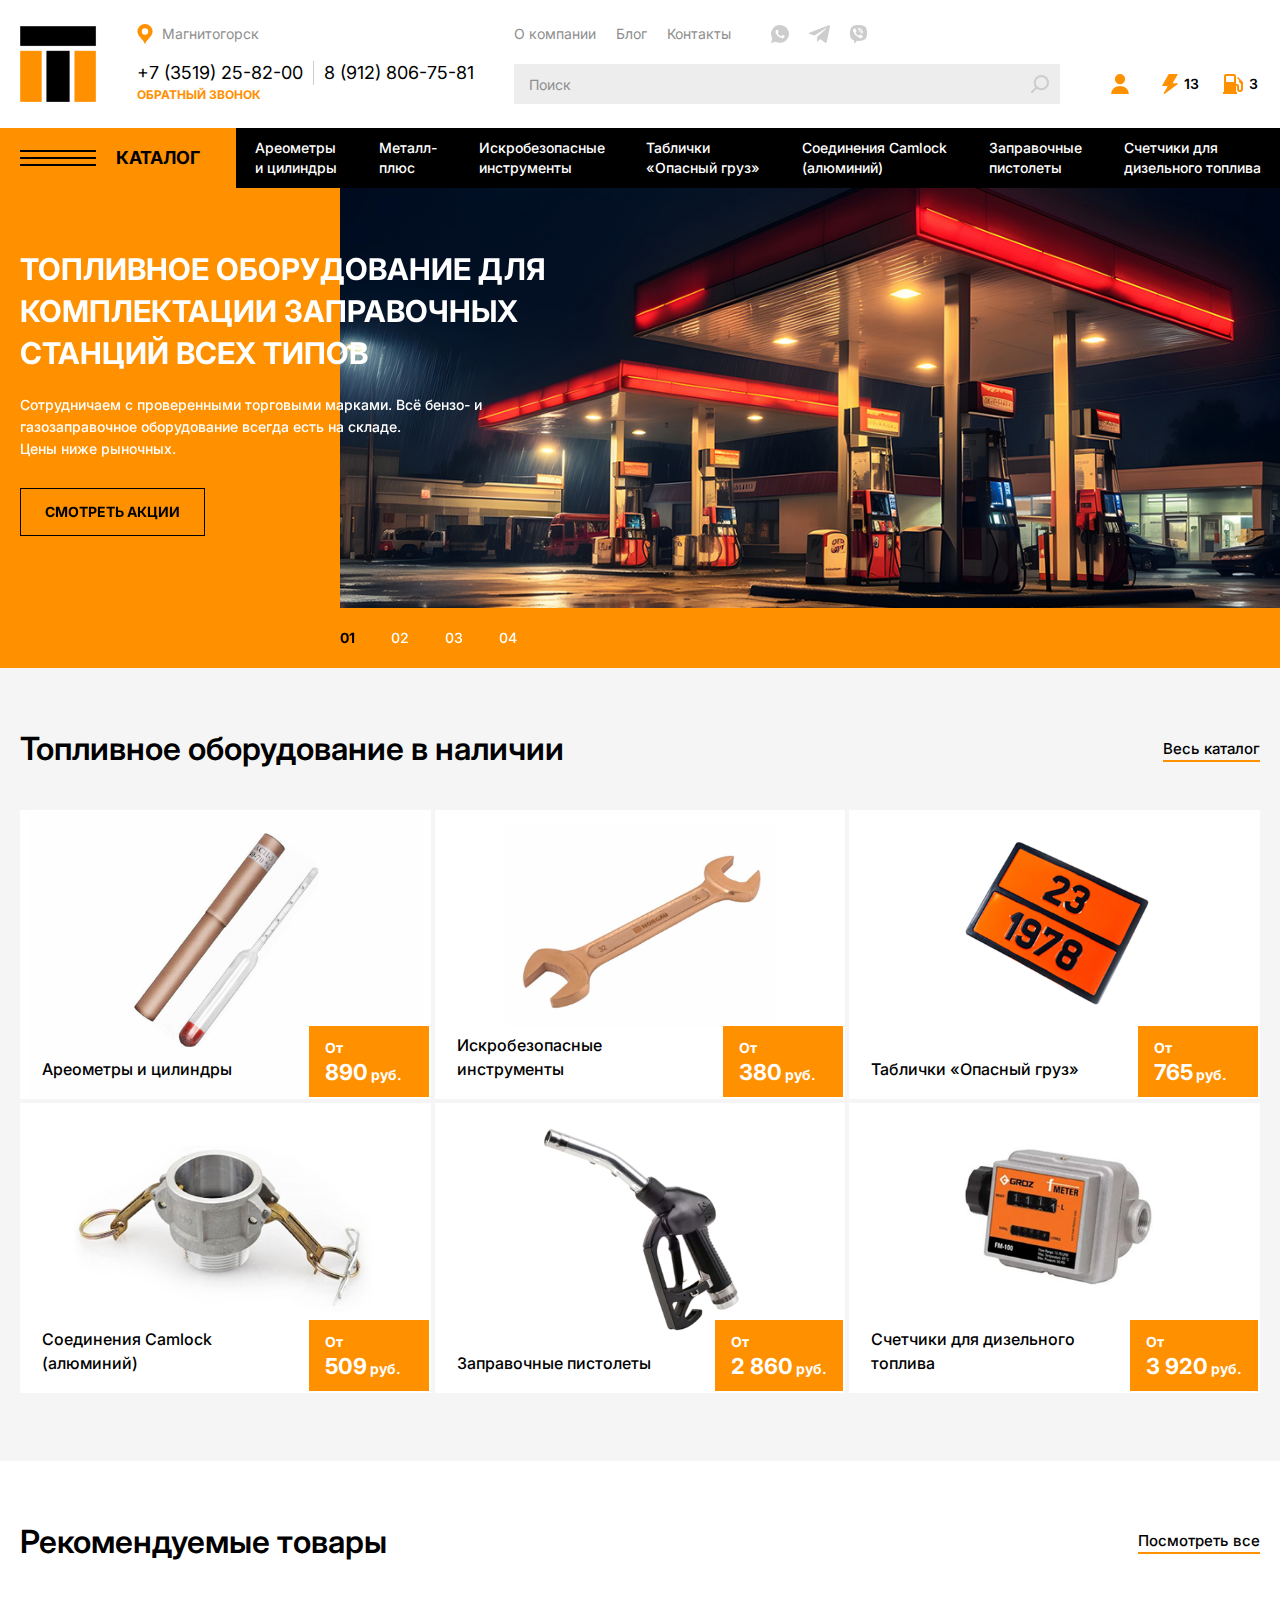
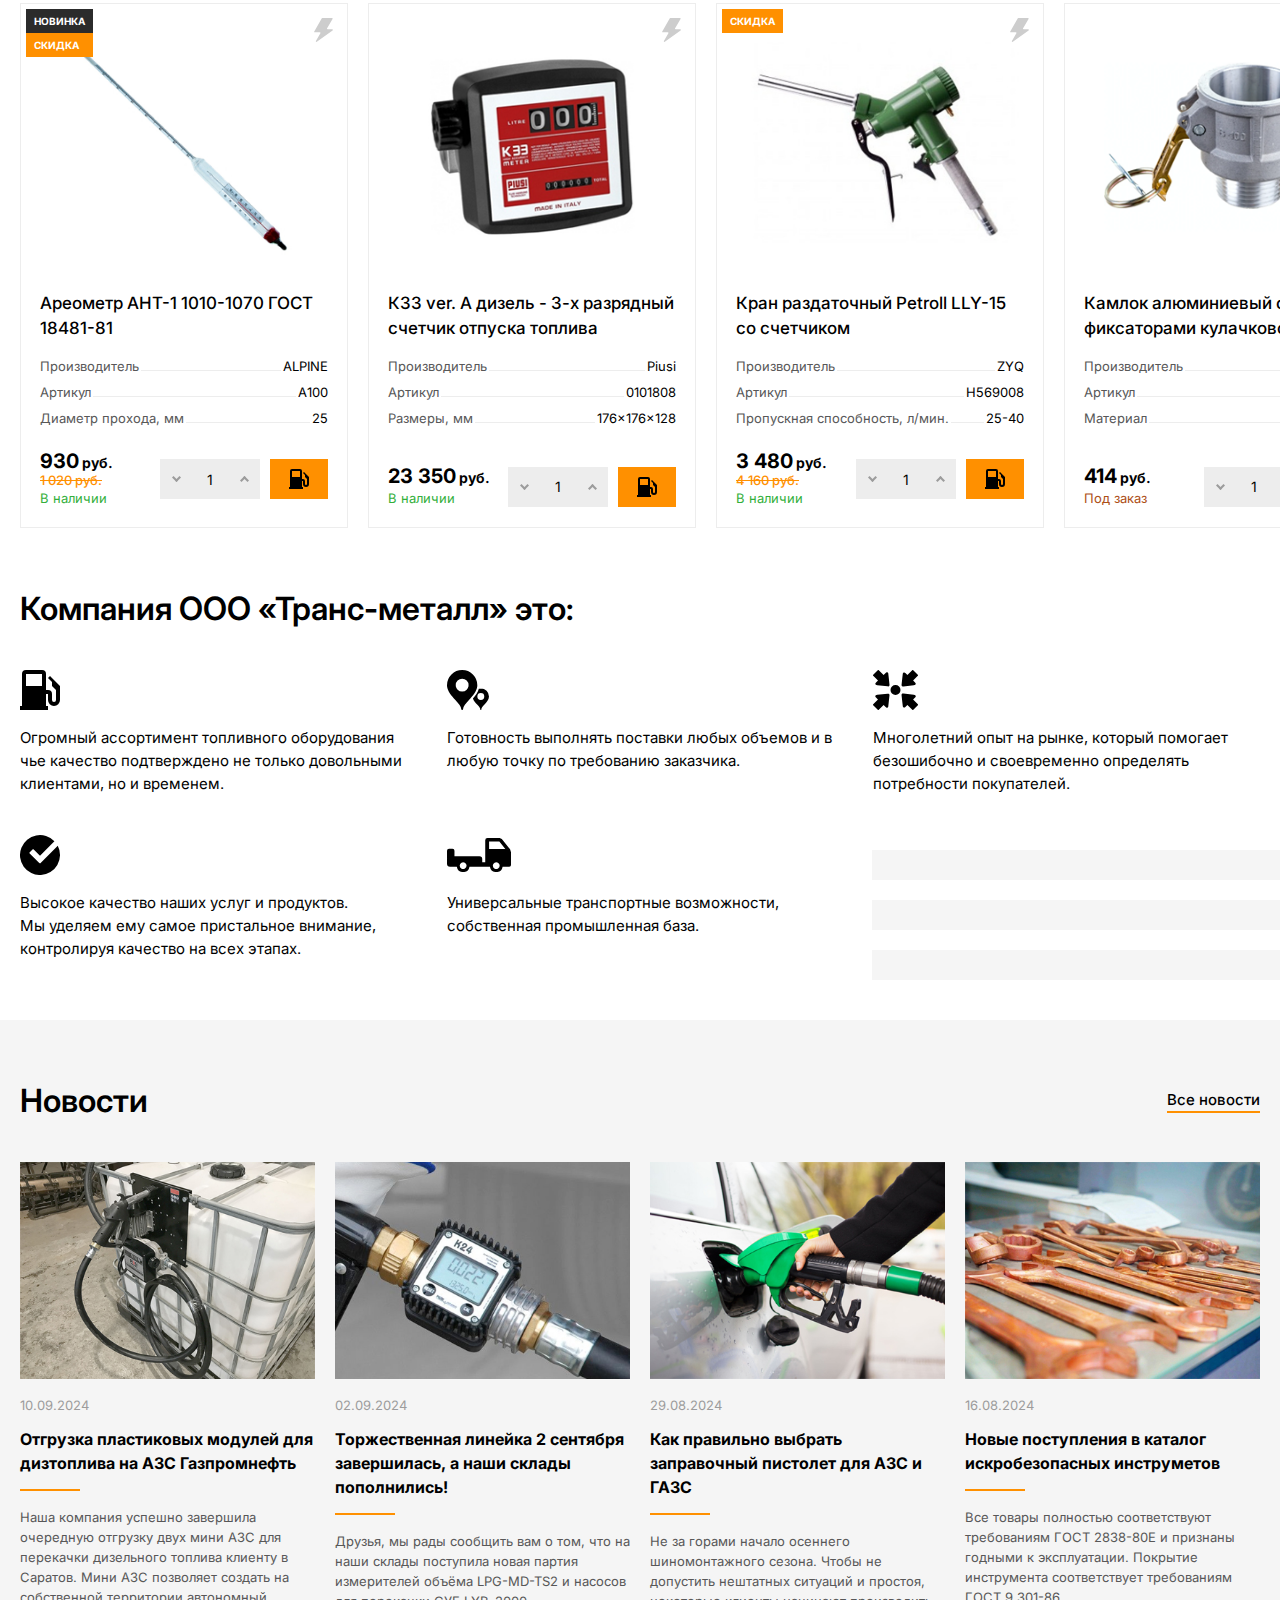
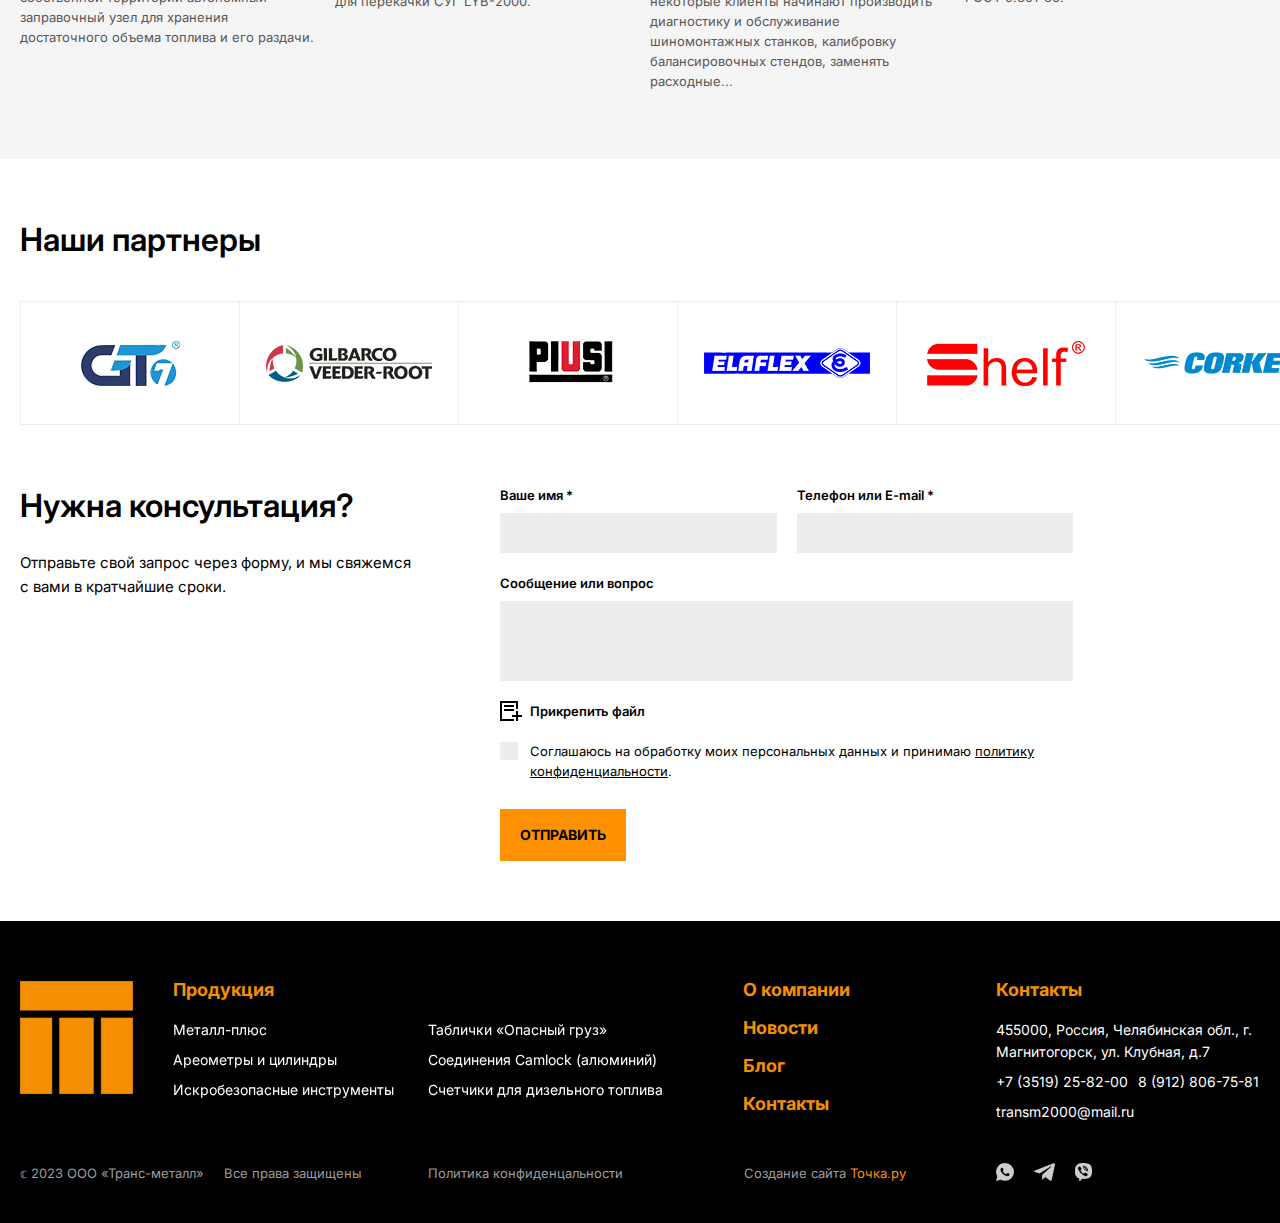
<file: index.html>
<!DOCTYPE html>
<html lang="ru">
	<head>
		<meta http-equiv="Content-Type" content="text/html; charset=utf-8">

		<!-- Adapting the page for mobile devices -->
		<meta name="viewport" content="width=device-width, initial-scale=1, maximum-scale=1">

		<!-- Prohibition of phone number recognition -->
		<meta name="format-detection" content="telephone=no">
		<meta name="SKYPE_TOOLBAR" content ="SKYPE_TOOLBAR_PARSER_COMPATIBLE">

		<!-- Page title -->
		<title>Заголовок страницы</title>

		<!-- Meta description -->
		<meta name="description" content="">

		<!-- Meta Keywords -->
		<meta name="keywords" content="">

		<!-- Site icon, size 32x32, transparency supported. Recommended format: .ico or .png -->
		<link rel="shortcut icon" href="favicon.png">

		<!-- Changing the color of the mobile browser panel -->
		<meta name="msapplication-TileColor" content="#000000">
		<meta name="theme-color" content="#000000">

		<!-- Connecting fonts from Google -->
		<link rel="preconnect" href="https://fonts.googleapis.com">
		<link rel="preconnect" href="https://fonts.gstatic.com" crossorigin>
		<link href="https://fonts.googleapis.com/css2?family=Inter:ital,opsz,wght@0,14..32,100..900;1,14..32,100..900&display=swap" rel="stylesheet">

		<!-- Connecting style files -->
		<link rel="stylesheet" href="css/swiper-bundle.min.css" async>
		<link rel="stylesheet" href="css/swiper.css" async>
		<link rel="stylesheet" href="css/fancybox.css" async>
		<link rel="stylesheet" href="css/ion.rangeSlider.css" async>
		<link rel="stylesheet" href="css/styles.css" async>

		<link rel="stylesheet" href="css/response_1899.css" media="print, (max-width: 1899px)" async>
		<link rel="stylesheet" href="css/response_1439.css" media="print, (max-width: 1439px)" async>
		<link rel="stylesheet" href="css/response_1279.css" media="print, (max-width: 1279px)" async>
		<link rel="stylesheet" href="css/response_1023.css" media="print, (max-width: 1023px)" async>
		<link rel="stylesheet" href="css/response_767.css" media="print, (max-width: 767px)" async>
		<link rel="stylesheet" href="css/response_479.css" media="(max-width: 479px)" async>
	</head>

	<body>
		<div class="wrap">
			<div class="main">
				<header>
					<button class="mob_close_btn"></button>

					<div class="scroll">
						<div class="data">
							<div class="cont row">
								<div class="logo">
									<img src="images/logo.png" alt="">
									<img src="images/logo_small.png" alt="">
								</div>

								<div class="contacts">
									<div class="location">
										<svg class="icon"><use xlink:href="images/sprite.svg#ic_location"></use></svg>
										<span>Магнитогорск</span>
									</div>

									<div class="phones">
										<div class="phone">
											<a href="tel:+7 (3519) 25-82-00">+7 (3519) 25-82-00</a>
										</div>

										<div class="sep"></div>

										<div class="phone">
											<a href="tel:8 (912) 806-75-81">8 (912) 806-75-81</a>
										</div>
									</div>

									<button class="callback_btn modal_btn" data-modal="callback_modal">ОБРАТНЫЙ ЗВОНОК</button>
								</div>

								<div class="info">
									<div class="links">
										<div><a href="/">О компании</a></div>

										<div><a href="/">Блог</a></div>

										<div><a href="/">Контакты</a></div>
									</div>

									<div class="messengers">
										<a href="/" target="_blank" rel="noopener nofollow" class="whatsapp_link">
											<svg class="icon"><use xlink:href="images/sprite.svg#ic_whatsapp"></use></svg>
										</a>

										<a href="/" target="_blank" rel="noopener nofollow" class="tg_link">
											<svg class="icon"><use xlink:href="images/sprite.svg#ic_tg"></use></svg>
										</a>

										<a href="/" target="_blank" rel="noopener nofollow" class="viber_link">
											<svg class="icon"><use xlink:href="images/sprite.svg#ic_viber"></use></svg>
										</a>
									</div>

									<form action="" class="search">
										<div class="field">
											<input type="text" name="" value="" class="input" placeholder="Поиск">
										</div>

										<button type="submit" class="submit_btn">
											<svg class="icon"><use xlink:href="images/sprite.svg#ic_search"></use></svg>
										</button>
									</form>
								</div>

								<div class="links_icons">
									<div class="account">
										<button class="btn modal_btn" data-modal="login_modal">
											<svg class="icon"><use xlink:href="images/sprite.svg#ic_user"></use></svg>
										</button>
									</div>

									<div class="favorite">
										<a href="/" class="btn">
											<svg class="icon"><use xlink:href="images/sprite.svg#ic_favorite"></use></svg>
											<span>13</span>
										</a>
									</div>

									<div class="cart">
										<a href="/" class="btn">
											<svg class="icon"><use xlink:href="images/sprite.svg#ic_cart"></use></svg>
											<span>3</span>
										</a>
									</div>
								</div>
							</div>
						</div>

						<div class="bottom">
							<div class="cont row">
								<div class="catalog modal_cont">
									<button class="btn mini_modal_btn" data-modal-id="#catalog_modal">
										<svg class="icon"><use xlink:href="images/sprite.svg#ic_menu"></use></svg>
										<span>КАТАЛОГ</span>
									</button>

									<div class="mini_modal" id="catalog_modal">
										<div class="cont">
											<div class="row">
												<div class="col">
													<div class="item">
														<div class="main">
															<a href="/">Ареометры и цилиндры</a>
														</div>

														<div class="sub">
															<div><a href="/">Мерники</a></div>

															<div><a href="/">Метроштоки</a></div>

															<div><a href="/">Рулетки</a></div>

															<div><a href="/">Индикаторная паста</a></div>

															<div><a href="/">Пробоотборники</a></div>

															<div><a href="/">Октанометры</a></div>

															<div><a href="/">Заборные ведра</a></div>
														</div>
													</div>
												</div>

												<div class="col">
													<div class="item">
														<div class="main">
															<a href="/">Металл-плюс</a>
														</div>

														<div class="sub">
															<div><a href="/">Колонки и счетчики</a></div>

															<div><a href="/">Фильтры для газа</a></div>

															<div><a href="/">Струбцины и пистолеты</a></div>

															<div><a href="/">Байпасные клапаны</a></div>

															<div><a href="/">Клапаны для емкостей</a></div>

															<div><a href="/">Клапаны трубопровода</a></div>

															<div><a href="/">Шланги, рукава сливные</a></div>

															<div><a href="/">Насосы для газа (СУГ)</a></div>

															<div><a href="/">Металлорукава</a></div>
														</div>
													</div>
												</div>

												<div class="col">
													<div class="item">
														<div class="main">
															<a href="/">Искробезопасные инструменты</a>
														</div>
													</div>

													<div class="item">
														<div class="main">
															<a href="/">Таблички «Опасный груз»</a>
														</div>
													</div>

													<div class="item">
														<div class="main">
															<a href="/">Соединения Camlock (алюминий)</a>
														</div>
													</div>
												</div>

												<div class="col">
													<div class="item">
														<div class="main">
															<a href="/">Заправочные пистолеты</a>
														</div>

														<div class="sub columns">
															<div>
																<div><a href="/">ZVA Elaflex</a></div>

																<div><a href="/">OPW (США)</a></div>

																<div><a href="/">Россия</a></div>

																<div><a href="/">ZYQ (Китай)</a></div>

																<div><a href="/">BAOTAI</a></div>

																<div><a href="/">AILE</a></div>

																<div><a href="/">PIUSI</a></div>
															</div>

															<div>
																<div><a href="/">Adam Pumps</a></div>

																<div><a href="/">Пистолеты для масла</a></div>

																<div><a href="/">Пистолеты для бензина, ДТ</a></div>

																<div><a href="/">Пистолеты для газа (LPG)</a></div>

																<div><a href="/">Краны-счетчики</a></div>

																<div><a href="/">Комплектующие и запасные части</a></div>
															</div>
														</div>
													</div>
												</div>

												<div class="col">
													<div class="item">
														<div class="main">
															<a href="/">Счетчики для дизельного топлива</a>
														</div>

														<div class="sub">
															<div><a href="/">Счетчики/Расходомеры "Piusi"</a></div>

															<div><a href="/">Счетчики "China"</a></div>

															<div><a href="/">Счетчики топлива "Benza"</a></div>

															<div><a href="/">Счетчики АЗС отечественного производства</a></div>

															<div><a href="/">Счетчики жидкости ППО</a></div>

															<div><a href="/">Счетчики жидкости ППВ</a></div>

															<div><a href="/">Электронные расходомеры</a></div>
														</div>
													</div>
												</div>
											</div>
										</div>
									</div>
								</div>

								<nav class="categories">
									<div class="item">
										<a href="/">Ареометры<br> и цилиндры</a>
									</div>

									<div class="item">
										<a href="/">Металл-<br> плюс</a>
									</div>

									<div class="item">
										<a href="/">Искробезопасные<br> инструменты</a>
									</div>

									<div class="item">
										<a href="/">Таблички<br> «Опасный груз»</a>
									</div>

									<div class="item">
										<a href="/">Соединения Camlock<br> (алюминий)</a>
									</div>

									<div class="item">
										<a href="/">Заправочные<br> пистолеты</a>
									</div>

									<div class="item">
										<a href="/">Счетчики для<br> дизельного топлива</a>
									</div>
								</nav>
							</div>
						</div>
					</div>
				</header>


				<section class="mob_header">
					<div class="cont row">
						<div class="logo">
							<img src="images/logo.png" alt="">
							<img src="images/logo_small.png" alt="">
						</div>

						<div class="links_icons">
							<div class="account">
								<button class="btn modal_btn" data-modal="login_modal">
									<svg class="icon"><use xlink:href="images/sprite.svg#ic_user"></use></svg>
								</button>
							</div>

							<div class="favorite">
								<a href="/" class="btn">
									<svg class="icon"><use xlink:href="images/sprite.svg#ic_favorite"></use></svg>
									<span>13</span>
								</a>
							</div>

							<div class="cart">
								<a href="/" class="btn">
									<svg class="icon"><use xlink:href="images/sprite.svg#ic_cart"></use></svg>
									<span>3</span>
								</a>
							</div>

							<div class="btn mob_menu_btn">
								<button class="btn">
									<span></span>
								</button>
							</div>
						</div>
					</div>
				</section>


				<section class="mob_search">
					<div class="cont">
						<form action="">
							<div class="field">
								<input type="text" name="" value="" class="input" placeholder="Поиск">
							</div>

							<button type="submit" class="submit_btn">
								<svg class="icon"><use xlink:href="images/sprite.svg#ic_search"></use></svg>
							</button>
						</form>
					</div>
				</section>


				<section class="main_slider">
					<div class="swiper">
						<div class="swiper-wrapper">
							<div class="swiper-slide">
								<div class="cont">
									<div class="data">
										<div class="title">ТОПЛИВНОЕ ОБОРУДОВАНИЕ ДЛЯ<br> КОМПЛЕКТАЦИИ ЗАПРАВОЧНЫХ<br> СТАНЦИЙ ВСЕХ ТИПОВ</div>

										<div class="desc">Сотрудничаем с проверенными торговыми марками. Всё бензо- и газозаправочное оборудование всегда есть на складе.<br> Цены ниже рыночных.</div>

										<a href="/" class="link">СМОТРЕТЬ АКЦИИ</a>
									</div>
								</div>

								<img src="images/tmp/main_slider_img.jpg" alt="" class="img" loading="lazy">
							</div>

							<div class="swiper-slide">
								<div class="cont">
									<div class="data">
										<div class="title">ТОПЛИВНОЕ ОБОРУДОВАНИЕ ДЛЯ<br> КОМПЛЕКТАЦИИ ЗАПРАВОЧНЫХ<br> СТАНЦИЙ ВСЕХ ТИПОВ</div>

										<div class="desc">Сотрудничаем с проверенными торговыми марками. Всё бензо- и газозаправочное оборудование всегда есть на складе.<br> Цены ниже рыночных.</div>

										<a href="/" class="link">СМОТРЕТЬ АКЦИИ</a>
									</div>
								</div>

								<img src="images/tmp/main_slider_img.jpg" alt="" class="img" loading="lazy">
							</div>

							<div class="swiper-slide">
								<div class="cont">
									<div class="data">
										<div class="title">ТОПЛИВНОЕ ОБОРУДОВАНИЕ ДЛЯ<br> КОМПЛЕКТАЦИИ ЗАПРАВОЧНЫХ<br> СТАНЦИЙ ВСЕХ ТИПОВ</div>

										<div class="desc">Сотрудничаем с проверенными торговыми марками. Всё бензо- и газозаправочное оборудование всегда есть на складе.<br> Цены ниже рыночных.</div>

										<a href="/" class="link">СМОТРЕТЬ АКЦИИ</a>
									</div>
								</div>

								<img src="images/tmp/main_slider_img.jpg" alt="" class="img" loading="lazy">
							</div>

							<div class="swiper-slide">
								<div class="cont">
									<div class="data">
										<div class="title">ТОПЛИВНОЕ ОБОРУДОВАНИЕ ДЛЯ<br> КОМПЛЕКТАЦИИ ЗАПРАВОЧНЫХ<br> СТАНЦИЙ ВСЕХ ТИПОВ</div>

										<div class="desc">Сотрудничаем с проверенными торговыми марками. Всё бензо- и газозаправочное оборудование всегда есть на складе.<br> Цены ниже рыночных.</div>

										<a href="/" class="link">СМОТРЕТЬ АКЦИИ</a>
									</div>
								</div>

								<img src="images/tmp/main_slider_img.jpg" alt="" class="img" loading="lazy">
							</div>
						</div>

						<button class="swiper-button-prev">
							<svg class="icon"><use xlink:href="images/sprite.svg#ic_arr_hor"></use></svg>
						</button>

						<button class="swiper-button-next">
							<svg class="icon"><use xlink:href="images/sprite.svg#ic_arr_hor"></use></svg>
						</button>

						<div class="swiper-pagination"></div>
					</div>
				</section>


				<section class="category_products block bg">
					<div class="cont">
						<div class="block_head">
							<div class="title">Топливное оборудование в наличии</div>

							<div class="all_link">
								<a href="/">Весь каталог</a>
							</div>
						</div>

						<div class="row">
							<a href="/" class="product">
								<div class="thumb">
									<img src="images/tmp/category_product_thumb1.png" alt="" loading="lazy">
								</div>

								<div class="name">Ареометры и цилиндры</div>

								<div class="price">
									<div class="label">От</div>
									<div class="val"><span>890</span> руб.</div>
								</div>
							</a>

							<a href="/" class="product">
								<div class="thumb">
									<img src="images/tmp/category_product_thumb2.png" alt="" loading="lazy">
								</div>

								<div class="name">Искробезопасные инструменты</div>

								<div class="price">
									<div class="label">От</div>
									<div class="val"><span>380</span> руб.</div>
								</div>
							</a>

							<a href="/" class="product">
								<div class="thumb">
									<img src="images/tmp/category_product_thumb3.png" alt="" loading="lazy">
								</div>

								<div class="name">Таблички «Опасный груз»</div>

								<div class="price">
									<div class="label">От</div>
									<div class="val"><span>765</span> руб.</div>
								</div>
							</a>

							<a href="/" class="product">
								<div class="thumb">
									<img src="images/tmp/category_product_thumb4.png" alt="" loading="lazy">
								</div>

								<div class="name">Соединения Camlock (алюминий)</div>

								<div class="price">
									<div class="label">От</div>
									<div class="val"><span>509</span> руб.</div>
								</div>
							</a>

							<a href="/" class="product">
								<div class="thumb">
									<img src="images/tmp/category_product_thumb5.png" alt="" loading="lazy">
								</div>

								<div class="name">Заправочные пистолеты</div>

								<div class="price">
									<div class="label">От</div>
									<div class="val"><span>2 860</span> руб.</div>
								</div>
							</a>

							<a href="/" class="product">
								<div class="thumb">
									<img src="images/tmp/category_product_thumb6.png" alt="" loading="lazy">
								</div>

								<div class="name">Счетчики для дизельного топлива</div>

								<div class="price">
									<div class="label">От</div>
									<div class="val"><span>3 920</span> руб.</div>
								</div>
							</a>
						</div>

						<div class="mob_all_link">
							<a href="/">Весь каталог</a>
						</div>
					</div>
				</section>


				<section class="products block">
					<div class="cont">
						<div class="block_head">
							<div class="title">Рекомендуемые товары</div>

							<div class="all_link">
								<a href="/">Посмотреть все</a>
							</div>
						</div>

						<div class="swiper">
							<div class="swiper-wrapper">
								<div class="swiper-slide">
									<div class="product">
										<div class="stickers">
											<div><div class="sticker">НОВИНКА</div></div>
											<div><div class="sticker orange">СКИДКА</div></div>
										</div>

										<button class="favorite_btn">
											<svg class="icon"><use xlink:href="images/sprite.svg#ic_favorite"></use></svg>

											<div class="tooltip">
												<span>Добавить в избранное</span>
												<span>Удалить из избранного</span>
											</div>
										</button>

										<a href="/" class="thumb">
											<img src="images/tmp/product_thumb1.png" alt="" loading="lazy">
										</a>

										<div class="name">
											<a href="/">Ареометр АНТ-1 1010-1070 ГОСТ 18481-81</a>
										</div>

										<div class="features">
											<div>
												<div class="label">Производитель</div>
												<div class="line"></div>
												<div class="val">ALPINE</div>
											</div>

											<div>
												<div class="label">Артикул</div>
												<div class="line"></div>
												<div class="val">A100</div>
											</div>

											<div>
												<div class="label">Диаметр прохода, мм</div>
												<div class="line"></div>
												<div class="val">25</div>
											</div>
										</div>

										<div class="buy">
											<div>
												<div class="price">
													<div class="val"><span>930</span> руб.</div>
													<div class="old">1 020 руб.</div>
												</div>

												<div class="status green">В наличии</div>
											</div>

											<div class="amount">
												<button type="button" class="btn minus">
													<svg class="icon"><use xlink:href="images/sprite.svg#ic_arr_ver"></use></svg>
												</button>

												<input type="text" value="1" class="input" data-minimum="1" data-maximum="99" data-step="1" data-unit="" maxlength="2">

												<button type="button" class="btn plus">
													<svg class="icon"><use xlink:href="images/sprite.svg#ic_arr_ver"></use></svg>
												</button>
											</div>

											<button class="buy_btn">
												<svg class="icon"><use xlink:href="images/sprite.svg#ic_cart"></use></svg>
												<svg class="icon"><use xlink:href="images/sprite.svg#ic_cart_a"></use></svg>

												<div class="tooltip">
													<span>Добавить в корзину</span>
													<span>Товар в корзине</span>
												</div>
											</button>
										</div>
									</div>
								</div>

								<div class="swiper-slide">
									<div class="product">
										<button class="favorite_btn">
											<svg class="icon"><use xlink:href="images/sprite.svg#ic_favorite"></use></svg>

											<div class="tooltip">
												<span>Добавить в избранное</span>
												<span>Удалить из избранного</span>
											</div>
										</button>

										<a href="/" class="thumb">
											<img src="images/tmp/product_thumb2.png" alt="" loading="lazy">
										</a>

										<div class="name">
											<a href="/">К33 ver. A дизель - 3-х разрядный счетчик отпуска топлива</a>
										</div>

										<div class="features">
											<div>
												<div class="label">Производитель</div>
												<div class="line"></div>
												<div class="val">Piusi</div>
											</div>

											<div>
												<div class="label">Артикул</div>
												<div class="line"></div>
												<div class="val">0101808</div>
											</div>

											<div>
												<div class="label">Размеры, мм</div>
												<div class="line"></div>
												<div class="val">176x176x128</div>
											</div>
										</div>

										<div class="buy">
											<div>
												<div class="price">
													<div class="val"><span>23 350</span> руб.</div>
												</div>

												<div class="status green">В наличии</div>
											</div>

											<div class="amount">
												<button type="button" class="btn minus">
													<svg class="icon"><use xlink:href="images/sprite.svg#ic_arr_ver"></use></svg>
												</button>

												<input type="text" value="1" class="input" data-minimum="1" data-maximum="99" data-step="1" data-unit="" maxlength="2">

												<button type="button" class="btn plus">
													<svg class="icon"><use xlink:href="images/sprite.svg#ic_arr_ver"></use></svg>
												</button>
											</div>

											<button class="buy_btn">
												<svg class="icon"><use xlink:href="images/sprite.svg#ic_cart"></use></svg>
												<svg class="icon"><use xlink:href="images/sprite.svg#ic_cart_a"></use></svg>

												<div class="tooltip">
													<span>Добавить в корзину</span>
													<span>Товар в корзине</span>
												</div>
											</button>
										</div>
									</div>
								</div>

								<div class="swiper-slide">
									<div class="product">
										<div class="stickers">
											<div><div class="sticker orange">СКИДКА</div></div>
										</div>

										<button class="favorite_btn">
											<svg class="icon"><use xlink:href="images/sprite.svg#ic_favorite"></use></svg>

											<div class="tooltip">
												<span>Добавить в избранное</span>
												<span>Удалить из избранного</span>
											</div>
										</button>

										<a href="/" class="thumb">
											<img src="images/tmp/product_thumb3.png" alt="" loading="lazy">
										</a>

										<div class="name">
											<a href="/">Кран раздаточный Petroll LLY-15 со счетчиком</a>
										</div>

										<div class="features">
											<div>
												<div class="label">Производитель</div>
												<div class="line"></div>
												<div class="val">ZYQ</div>
											</div>

											<div>
												<div class="label">Артикул</div>
												<div class="line"></div>
												<div class="val">H569008</div>
											</div>

											<div>
												<div class="label">Пропускная способность, л/мин.</div>
												<div class="line"></div>
												<div class="val">25-40</div>
											</div>
										</div>

										<div class="buy">
											<div>
												<div class="price">
													<div class="val"><span>3 480</span> руб.</div>
													<div class="old">4 160 руб.</div>
												</div>

												<div class="status green">В наличии</div>
											</div>

											<div class="amount">
												<button type="button" class="btn minus">
													<svg class="icon"><use xlink:href="images/sprite.svg#ic_arr_ver"></use></svg>
												</button>

												<input type="text" value="1" class="input" data-minimum="1" data-maximum="99" data-step="1" data-unit="" maxlength="2">

												<button type="button" class="btn plus">
													<svg class="icon"><use xlink:href="images/sprite.svg#ic_arr_ver"></use></svg>
												</button>
											</div>

											<button class="buy_btn">
												<svg class="icon"><use xlink:href="images/sprite.svg#ic_cart"></use></svg>
												<svg class="icon"><use xlink:href="images/sprite.svg#ic_cart_a"></use></svg>

												<div class="tooltip">
													<span>Добавить в корзину</span>
													<span>Товар в корзине</span>
												</div>
											</button>
										</div>
									</div>
								</div>

								<div class="swiper-slide">
									<div class="product">
										<button class="favorite_btn">
											<svg class="icon"><use xlink:href="images/sprite.svg#ic_favorite"></use></svg>

											<div class="tooltip">
												<span>Добавить в избранное</span>
												<span>Удалить из избранного</span>
											</div>
										</button>

										<a href="/" class="thumb">
											<img src="images/tmp/product_thumb4.png" alt="" loading="lazy">
										</a>

										<div class="name">
											<a href="/">Камлок алюминиевый с фиксаторами кулачкового типа</a>
										</div>

										<div class="features">
											<div>
												<div class="label">Производитель</div>
												<div class="line"></div>
												<div class="val">Braex</div>
											</div>

											<div>
												<div class="label">Артикул</div>
												<div class="line"></div>
												<div class="val">14420-7</div>
											</div>

											<div>
												<div class="label">Материал</div>
												<div class="line"></div>
												<div class="val">Алюминий</div>
											</div>
										</div>

										<div class="buy">
											<div>
												<div class="price">
													<div class="val"><span>414</span> руб.</div>
												</div>

												<div class="status brown">Под заказ</div>
											</div>

											<div class="amount">
												<button type="button" class="btn minus">
													<svg class="icon"><use xlink:href="images/sprite.svg#ic_arr_ver"></use></svg>
												</button>

												<input type="text" value="1" class="input" data-minimum="1" data-maximum="99" data-step="1" data-unit="" maxlength="2">

												<button type="button" class="btn plus">
													<svg class="icon"><use xlink:href="images/sprite.svg#ic_arr_ver"></use></svg>
												</button>
											</div>

											<button class="buy_btn">
												<svg class="icon"><use xlink:href="images/sprite.svg#ic_cart"></use></svg>
												<svg class="icon"><use xlink:href="images/sprite.svg#ic_cart_a"></use></svg>

												<div class="tooltip">
													<span>Добавить в корзину</span>
													<span>Товар в корзине</span>
												</div>
											</button>
										</div>
									</div>
								</div>

								<div class="swiper-slide">
									<div class="product">
										<div class="stickers">
											<div><div class="sticker">НОВИНКА</div></div>
											<div><div class="sticker orange">СКИДКА</div></div>
										</div>

										<button class="favorite_btn">
											<svg class="icon"><use xlink:href="images/sprite.svg#ic_favorite"></use></svg>

											<div class="tooltip">
												<span>Добавить в избранное</span>
												<span>Удалить из избранного</span>
											</div>
										</button>

										<a href="/" class="thumb">
											<img src="images/tmp/product_thumb1.png" alt="" loading="lazy">
										</a>

										<div class="name">
											<a href="/">Ареометр АНТ-1 1010-1070 ГОСТ 18481-81</a>
										</div>

										<div class="features">
											<div>
												<div class="label">Производитель</div>
												<div class="line"></div>
												<div class="val">ALPINE</div>
											</div>

											<div>
												<div class="label">Артикул</div>
												<div class="line"></div>
												<div class="val">A100</div>
											</div>

											<div>
												<div class="label">Диаметр прохода, мм</div>
												<div class="line"></div>
												<div class="val">25</div>
											</div>
										</div>

										<div class="buy">
											<div>
												<div class="price">
													<div class="val"><span>930</span> руб.</div>
													<div class="old">1 020 руб.</div>
												</div>

												<div class="status green">В наличии</div>
											</div>

											<div class="amount">
												<button type="button" class="btn minus">
													<svg class="icon"><use xlink:href="images/sprite.svg#ic_arr_ver"></use></svg>
												</button>

												<input type="text" value="1" class="input" data-minimum="1" data-maximum="99" data-step="1" data-unit="" maxlength="2">

												<button type="button" class="btn plus">
													<svg class="icon"><use xlink:href="images/sprite.svg#ic_arr_ver"></use></svg>
												</button>
											</div>

											<button class="buy_btn">
												<svg class="icon"><use xlink:href="images/sprite.svg#ic_cart"></use></svg>
												<svg class="icon"><use xlink:href="images/sprite.svg#ic_cart_a"></use></svg>

												<div class="tooltip">
													<span>Добавить в корзину</span>
													<span>Товар в корзине</span>
												</div>
											</button>
										</div>
									</div>
								</div>

								<div class="swiper-slide">
									<div class="product">
										<button class="favorite_btn">
											<svg class="icon"><use xlink:href="images/sprite.svg#ic_favorite"></use></svg>

											<div class="tooltip">
												<span>Добавить в избранное</span>
												<span>Удалить из избранного</span>
											</div>
										</button>

										<a href="/" class="thumb">
											<img src="images/tmp/product_thumb2.png" alt="" loading="lazy">
										</a>

										<div class="name">
											<a href="/">К33 ver. A дизель - 3-х разрядный счетчик отпуска топлива</a>
										</div>

										<div class="features">
											<div>
												<div class="label">Производитель</div>
												<div class="line"></div>
												<div class="val">Piusi</div>
											</div>

											<div>
												<div class="label">Артикул</div>
												<div class="line"></div>
												<div class="val">0101808</div>
											</div>

											<div>
												<div class="label">Размеры, мм</div>
												<div class="line"></div>
												<div class="val">176x176x128</div>
											</div>
										</div>

										<div class="buy">
											<div>
												<div class="price">
													<div class="val"><span>23 350</span> руб.</div>
												</div>

												<div class="status green">В наличии</div>
											</div>

											<div class="amount">
												<button type="button" class="btn minus">
													<svg class="icon"><use xlink:href="images/sprite.svg#ic_arr_ver"></use></svg>
												</button>

												<input type="text" value="1" class="input" data-minimum="1" data-maximum="99" data-step="1" data-unit="" maxlength="2">

												<button type="button" class="btn plus">
													<svg class="icon"><use xlink:href="images/sprite.svg#ic_arr_ver"></use></svg>
												</button>
											</div>

											<button class="buy_btn">
												<svg class="icon"><use xlink:href="images/sprite.svg#ic_cart"></use></svg>
												<svg class="icon"><use xlink:href="images/sprite.svg#ic_cart_a"></use></svg>

												<div class="tooltip">
													<span>Добавить в корзину</span>
													<span>Товар в корзине</span>
												</div>
											</button>
										</div>
									</div>
								</div>

								<div class="swiper-slide">
									<div class="product">
										<div class="stickers">
											<div><div class="sticker orange">СКИДКА</div></div>
										</div>

										<button class="favorite_btn">
											<svg class="icon"><use xlink:href="images/sprite.svg#ic_favorite"></use></svg>

											<div class="tooltip">
												<span>Добавить в избранное</span>
												<span>Удалить из избранного</span>
											</div>
										</button>

										<a href="/" class="thumb">
											<img src="images/tmp/product_thumb3.png" alt="" loading="lazy">
										</a>

										<div class="name">
											<a href="/">Кран раздаточный Petroll LLY-15 со счетчиком</a>
										</div>

										<div class="features">
											<div>
												<div class="label">Производитель</div>
												<div class="line"></div>
												<div class="val">ZYQ</div>
											</div>

											<div>
												<div class="label">Артикул</div>
												<div class="line"></div>
												<div class="val">H569008</div>
											</div>

											<div>
												<div class="label">Пропускная способность, л/мин.</div>
												<div class="line"></div>
												<div class="val">25-40</div>
											</div>
										</div>

										<div class="buy">
											<div>
												<div class="price">
													<div class="val"><span>3 480</span> руб.</div>
													<div class="old">4 160 руб.</div>
												</div>

												<div class="status green">В наличии</div>
											</div>

											<div class="amount">
												<button type="button" class="btn minus">
													<svg class="icon"><use xlink:href="images/sprite.svg#ic_arr_ver"></use></svg>
												</button>

												<input type="text" value="1" class="input" data-minimum="1" data-maximum="99" data-step="1" data-unit="" maxlength="2">

												<button type="button" class="btn plus">
													<svg class="icon"><use xlink:href="images/sprite.svg#ic_arr_ver"></use></svg>
												</button>
											</div>

											<button class="buy_btn">
												<svg class="icon"><use xlink:href="images/sprite.svg#ic_cart"></use></svg>
												<svg class="icon"><use xlink:href="images/sprite.svg#ic_cart_a"></use></svg>

												<div class="tooltip">
													<span>Добавить в корзину</span>
													<span>Товар в корзине</span>
												</div>
											</button>
										</div>
									</div>
								</div>

								<div class="swiper-slide">
									<div class="product">
										<button class="favorite_btn">
											<svg class="icon"><use xlink:href="images/sprite.svg#ic_favorite"></use></svg>

											<div class="tooltip">
												<span>Добавить в избранное</span>
												<span>Удалить из избранного</span>
											</div>
										</button>

										<a href="/" class="thumb">
											<img src="images/tmp/product_thumb4.png" alt="" loading="lazy">
										</a>

										<div class="name">
											<a href="/">Камлок алюминиевый с фиксаторами кулачкового типа</a>
										</div>

										<div class="features">
											<div>
												<div class="label">Производитель</div>
												<div class="line"></div>
												<div class="val">Braex</div>
											</div>

											<div>
												<div class="label">Артикул</div>
												<div class="line"></div>
												<div class="val">14420-7</div>
											</div>

											<div>
												<div class="label">Материал</div>
												<div class="line"></div>
												<div class="val">Алюминий</div>
											</div>
										</div>

										<div class="buy">
											<div>
												<div class="price">
													<div class="val"><span>414</span> руб.</div>
												</div>

												<div class="status brown">Под заказ</div>
											</div>

											<div class="amount">
												<button type="button" class="btn minus">
													<svg class="icon"><use xlink:href="images/sprite.svg#ic_arr_ver"></use></svg>
												</button>

												<input type="text" value="1" class="input" data-minimum="1" data-maximum="99" data-step="1" data-unit="" maxlength="2">

												<button type="button" class="btn plus">
													<svg class="icon"><use xlink:href="images/sprite.svg#ic_arr_ver"></use></svg>
												</button>
											</div>

											<button class="buy_btn">
												<svg class="icon"><use xlink:href="images/sprite.svg#ic_cart"></use></svg>
												<svg class="icon"><use xlink:href="images/sprite.svg#ic_cart_a"></use></svg>

												<div class="tooltip">
													<span>Добавить в корзину</span>
													<span>Товар в корзине</span>
												</div>
											</button>
										</div>
									</div>
								</div>
							</div>

							<button class="swiper-button-prev">
								<svg class="icon"><use xlink:href="images/sprite.svg#ic_arr_hor"></use></svg>
							</button>

							<button class="swiper-button-next">
								<svg class="icon"><use xlink:href="images/sprite.svg#ic_arr_hor"></use></svg>
							</button>
						</div>
					</div>
				</section>


				<section class="advantages block">
					<div class="cont">
						<div class="block_head">
							<div class="title">Компания ООО «Транс-металл» это:</div>
						</div>

						<div class="row">
							<div class="item">
								<div class="icon">
									<img src="images/ic_advantage1.svg" alt="" loading="lazy">
								</div>

								<div>Огромный ассортимент топливного оборудования чье качество подтверждено не только довольными клиентами, но и временем.</div>
							</div>

							<div class="item">
								<div class="icon">
									<img src="images/ic_advantage2.svg" alt="" loading="lazy">
								</div>

								<div>Готовность выполнять поставки любых объемов и в любую точку по тре­бованию заказчика.</div>
							</div>

							<div class="item">
								<div class="icon">
									<img src="images/ic_advantage3.svg" alt="" loading="lazy">
								</div>

								<div>Многолетний опыт на рынке, который помогает безошибочно и своевременно определять потребности покупателей.</div>
							</div>

							<div class="item">
								<div class="icon">
									<img src="images/ic_advantage4.svg" alt="" loading="lazy">
								</div>

								<div>Высокое качество наших услуг и продуктов.<br> Мы уделяем ему самое пристальное внимание, контролируя качество на всех этапах.</div>
							</div>

							<div class="item">
								<div class="icon">
									<img src="images/ic_advantage5.svg" alt="" loading="lazy">
								</div>

								<div>Универсальные транспортные возможности, собственная промышленная база. </div>
							</div>
						</div>
					</div>
				</section>


				<section class="articles block bg">
					<div class="cont">
						<div class="block_head">
							<div class="title">Новости</div>

							<div class="all_link">
								<a href="/">Все новости</a>
							</div>
						</div>

						<div class="row">
							<div class="article">
								<a href="/" class="thumb">
									<img src="images/tmp/article_thumb1.jpg" alt="" loading="lazy">
								</a>

								<div class="date">10.09.2024</div>

								<div class="name">
									<a href="/">Отгрузка пластиковых модулей для дизтоплива на АЗС Газпромнефть</a>
								</div>

								<div class="desc">Наша компания успешно завершила очередную отгрузку двух мини АЗС для перекачки дизельного топлива клиенту в Саратов. Мини АЗС позволяет создать на собственной территории автономный заправочный узел для хранения достаточного объема топлива и его раздачи.</div>
							</div>

							<div class="article">
								<a href="/" class="thumb">
									<img src="images/tmp/article_thumb2.jpg" alt="" loading="lazy">
								</a>

								<div class="date">02.09.2024</div>

								<div class="name">
									<a href="/">Торжественная линейка 2 сентября завершилась, а наши склады пополнились!</a>
								</div>

								<div class="desc">Друзья, мы рады сообщить вам о том, что на наши склады поступила новая партия измерителей объёма LPG-MD-TS2 и насосов для перекачки СУГ LYB-2000.</div>
							</div>

							<div class="article">
								<a href="/" class="thumb">
									<img src="images/tmp/article_thumb3.jpg" alt="" loading="lazy">
								</a>

								<div class="date">29.08.2024</div>

								<div class="name">
									<a href="/">Как правильно выбрать заправочный пистолет для АЗС и ГАЗС</a>
								</div>

								<div class="desc">Не за горами начало осеннего шиномонтажного сезона. Чтобы не допустить нештатных ситуаций и простоя, некоторые клиенты начинают производить диагностику и обслуживание шиномонтажных станков, калибровку балансировочных стендов, заменять расходные...</div>
							</div>

							<div class="article tablet_hide">
								<a href="/" class="thumb">
									<img src="images/tmp/article_thumb4.jpg" alt="" loading="lazy">
								</a>

								<div class="date">16.08.2024</div>

								<div class="name">
									<a href="/">Новые поступления в каталог искробезопасных инструметов</a>
								</div>

								<div class="desc">Все товары полностью соответствуют требованиям ГОСТ 2838-80Е и признаны годными к эксплуатации. Покрытие инструмента соответствует требованиям ГОСТ 9.301-86.</div>
							</div>
						</div>
					</div>
				</section>


				<section class="partners block">
					<div class="cont">
						<div class="block_head">
							<div class="title">Наши партнеры</div>
						</div>

						<div class="swiper">
							<div class="swiper-wrapper">
								<div class="swiper-slide">
									<div class="item">
										<img src="images/tmp/partner_logo1.png" alt="" loading="lazy">
									</div>
								</div>

								<div class="swiper-slide">
									<div class="item">
										<img src="images/tmp/partner_logo2.png" alt="" loading="lazy">
									</div>
								</div>

								<div class="swiper-slide">
									<div class="item">
										<img src="images/tmp/partner_logo3.png" alt="" loading="lazy">
									</div>
								</div>

								<div class="swiper-slide">
									<div class="item">
										<img src="images/tmp/partner_logo4.png" alt="" loading="lazy">
									</div>
								</div>

								<div class="swiper-slide">
									<div class="item">
										<img src="images/tmp/partner_logo5.png" alt="" loading="lazy">
									</div>
								</div>

								<div class="swiper-slide">
									<div class="item">
										<img src="images/tmp/partner_logo6.png" alt="" loading="lazy">
									</div>
								</div>

								<div class="swiper-slide">
									<div class="item">
										<img src="images/tmp/partner_logo1.png" alt="" loading="lazy">
									</div>
								</div>

								<div class="swiper-slide">
									<div class="item">
										<img src="images/tmp/partner_logo2.png" alt="" loading="lazy">
									</div>
								</div>

								<div class="swiper-slide">
									<div class="item">
										<img src="images/tmp/partner_logo3.png" alt="" loading="lazy">
									</div>
								</div>

								<div class="swiper-slide">
									<div class="item">
										<img src="images/tmp/partner_logo4.png" alt="" loading="lazy">
									</div>
								</div>

								<div class="swiper-slide">
									<div class="item">
										<img src="images/tmp/partner_logo5.png" alt="" loading="lazy">
									</div>
								</div>

								<div class="swiper-slide">
									<div class="item">
										<img src="images/tmp/partner_logo6.png" alt="" loading="lazy">
									</div>
								</div>
							</div>

							<button class="swiper-button-prev">
								<svg class="icon"><use xlink:href="images/sprite.svg#ic_arr_hor"></use></svg>
							</button>

							<button class="swiper-button-next">
								<svg class="icon"><use xlink:href="images/sprite.svg#ic_arr_hor"></use></svg>
							</button>
						</div>
					</div>
				</section>


				<section class="order_block block">
					<div class="cont row">
						<div class="block_head">
							<div class="title">Нужна консультация?</div>

							<div class="desc">Отправьте свой запрос через форму, и мы свяжемся<br> с вами в кратчайшие сроки.</div>
						</div>

						<form action="" class="form">
							<div class="columns">
								<!-- <div class="line error">
									<div class="label">Ваше имя *</div>

									<div class="field">
										<input type="text" name="" value="" class="input">

										<div class="error_text">Поле «Имя» необходимо заполнить</div>
									</div>
								</div> -->

								<div class="line">
									<div class="label">Ваше имя *</div>

									<div class="field">
										<input type="text" name="" value="" class="input">
									</div>
								</div>

								<div class="line">
									<div class="label">Телефон или E-mail *</div>

									<div class="field">
										<input type="text" name="" value="" class="input">
									</div>
								</div>
							</div>

							<div class="line">
								<div class="label">Сообщение или вопрос</div>

								<div class="field">
									<textarea name=""></textarea>
								</div>
							</div>

							<div class="line file">
								<label>
									<input type="file" name="file">

									<svg class="icon"><use xlink:href="images/sprite.svg#ic_file"></use></svg>

									<span>Прикрепить файл</span>
								</label>
							</div>

							<div class="line agree">
								<label class="checkbox">
									<input type="checkbox" name="agree">

									<div class="check">
										<svg><use xlink:href="images/sprite.svg#ic_check"></use></svg>
									</div>

									<div>Соглашаюсь на обработку моих персональных данных и принимаю <a href="/" target="_blank">политику конфиденциальности</a>.</div>
								</label>
							</div>

							<div class="submit">
								<button type="submit" class="submit_btn">ОТПРАВИТЬ</button>
							</div>
						</form>
					</div>
				</section>
			</div>


			<footer>
				<div class="cont row">
					<div class="logo">
						<img src="images/footer_logo.png" alt="">
					</div>

					<div class="categories">
						<div class="title">
							<a href="/">Продукция</a>
						</div>

						<div class="items">
							<div><a href="/">Металл-плюс</a></div>

							<div><a href="/">Ареометры и цилиндры</a></div>

							<div><a href="/">Искробезопасные инструменты</a></div>

							<div><a href="/">Таблички «Опасный груз»</a></div>

							<div><a href="/">Соединения Camlock (алюминий)</a></div>

							<div><a href="/">Счетчики для дизельного топлива</a></div>
						</div>
					</div>

					<div class="links">
						<div><a href="/">О компании</a></div>

						<div><a href="/">Новости</a></div>

						<div><a href="/">Блог</a></div>

						<div><a href="/">Контакты</a></div>
					</div>

					<div class="contacts">
						<div class="title">Контакты</div>

						<div class="location">455000, Россия, Челябинская обл., г. Магнитогорск,<br> ул. Клубная, д.7</div>

						<div class="phones">
							<div><a href="tel:+7 (3519) 25-82-00">+7 (3519) 25-82-00</a></div>
							<div><a href="tel:8 (912) 806-75-81">8 (912) 806-75-81</a></div>
						</div>

						<div class="email">
							<a href="mailto:transm2000@mail.ru">transm2000@mail.ru</a>
						</div>
					</div>
				</div>

				<div class="cont row">
					<div class="copyright">
						<div>&copf; 2023 ООО «Транс-металл»</div>

						<div>Все права защищены</div>
					</div>

					<div class="privacy_policy_link">
						<a href="/">Политика конфиденцальности </a>
					</div>

					<div class="creator">
						<a href="/" target="_blank" rel="noopener">Создание сайта <span>Точка.ру</span></a>
					</div>

					<div class="messengers">
						<a href="/" target="_blank" rel="noopener nofollow" class="whatsapp_link">
							<svg class="icon"><use xlink:href="images/sprite.svg#ic_whatsapp"></use></svg>
						</a>

						<a href="/" target="_blank" rel="noopener nofollow" class="tg_link">
							<svg class="icon"><use xlink:href="images/sprite.svg#ic_tg"></use></svg>
						</a>

						<a href="/" target="_blank" rel="noopener nofollow" class="viber_link">
							<svg class="icon"><use xlink:href="images/sprite.svg#ic_viber"></use></svg>
						</a>
					</div>
				</div>
			</footer>


			<div class="overlay"></div>
		</div>


		<section class="modal" id="login_modal">
			<div class="modal_title">Авторизация</div>

			<form action="" class="form">
				<div class="line">
					<div class="label">E-mail (логин)</div>

					<div class="field">
						<input type="email" name="" value="" class="input">
					</div>
				</div>

				<div class="line">
					<div class="label">Пароль</div>

					<div class="field">
						<input type="password" name="" value="" class="input">
					</div>

					<button class="recovery_link modal_btn" data-modal="recovery_modal">Напомнить пароль</button>
				</div>

				<div class="submit">
					<button type="submit" class="submit_btn">ВОЙТИ</button>

					<button type="button" class="btn modal_btn" data-modal="register_modal">ЗАРЕГИСТРИРОВАТЬСЯ</button>
				</div>
			</form>
		</section>


		<section class="modal" id="recovery_modal">
			<div class="modal_title">Восстановление пароля</div>

			<form action="" class="form">
				<div class="line">
					<div class="label">E-mail</div>

					<div class="field">
						<input type="email" name="" value="" class="input">
					</div>
				</div>

				<div class="submit">
					<button type="submit" class="submit_btn">ВОССТАНОВИТЬ</button>
				</div>
			</form>
		</section>


		<section class="modal big_w" id="register_modal">
			<div class="modal_title">Регистрация</div>

			<form action="" class="form">
				<div class="columns">
					<div class="line">
						<div class="label">Имя *</div>

						<div class="field">
							<input type="text" name="" value="" class="input">
						</div>
					</div>

					<div class="line">
						<div class="label">Фамилия</div>

						<div class="field">
							<input type="text" name="" value="" class="input">
						</div>
					</div>

					<div class="line">
						<div class="label">Телефон</div>

						<div class="field">
							<input type="tel" name="" value="" class="input" placeholder="+7">
						</div>
					</div>

					<div class="line">
						<div class="label">E-mail *</div>

						<div class="field">
							<input type="email" name="" value="" class="input">
						</div>
					</div>

					<div class="line">
						<div class="label">Пароль *</div>

						<div class="field">
							<input type="password" name="" value="" class="input">
						</div>
					</div>

					<div class="line">
						<div class="label">Пароль (еще раз) *</div>

						<div class="field">
							<input type="password" name="" value="" class="input">
						</div>
					</div>
				</div>

				<div class="line agree">
					<label class="checkbox">
						<input type="checkbox" name="agree">

						<div class="check">
							<svg><use xlink:href="images/sprite.svg#ic_check"></use></svg>
						</div>

						<div>Соглашаюсь на обработку моих персональных данных и принимаю <a href="/" target="_blank">политику конфиденциальности</a>.</div>
					</label>
				</div>

				<div class="submit">
					<button type="submit" class="submit_btn">ЗАРЕГИСТРИРОВАТЬСЯ</button>
				</div>
			</form>
		</section>


		<section class="modal" id="callback_modal">
			<div class="modal_title">Обратный звонок</div>

			<form action="" class="form">
				<div class="line">
					<div class="label">Имя *</div>

					<div class="field">
						<input type="text" name="" value="" class="input">
					</div>
				</div>

				<div class="line">
					<div class="label">Телефон</div>

					<div class="field">
						<input type="tel" name="" value="" class="input" placeholder="+7">
					</div>
				</div>

				<div class="line agree">
					<label class="checkbox">
						<input type="checkbox" name="agree">

						<div class="check">
							<svg><use xlink:href="images/sprite.svg#ic_check"></use></svg>
						</div>

						<div>Соглашаюсь на обработку моих персональных данных и принимаю <a href="/" target="_blank">политику конфиденциальности</a>.</div>
					</label>
				</div>

				<div class="submit">
					<button type="submit" class="submit_btn">ОТПРАВИТЬ</button>
				</div>
			</form>
		</section>


		<!-- Connecting javascript files -->
		<script src="js/jquery-3.6.3.min.js"></script>
		<script src="js/functions.js"></script>
		<script src="js/swiper-bundle.min.js"></script>
		<script src="js/fancybox.js"></script>
		<script src="js/nice-select2.js"></script>
		<script src="js/imask.js"></script>
		<script src="js/ion.rangeSlider.min.js"></script>
		<script src="js/scripts.js"></script>
	</body>
</html>
</file>
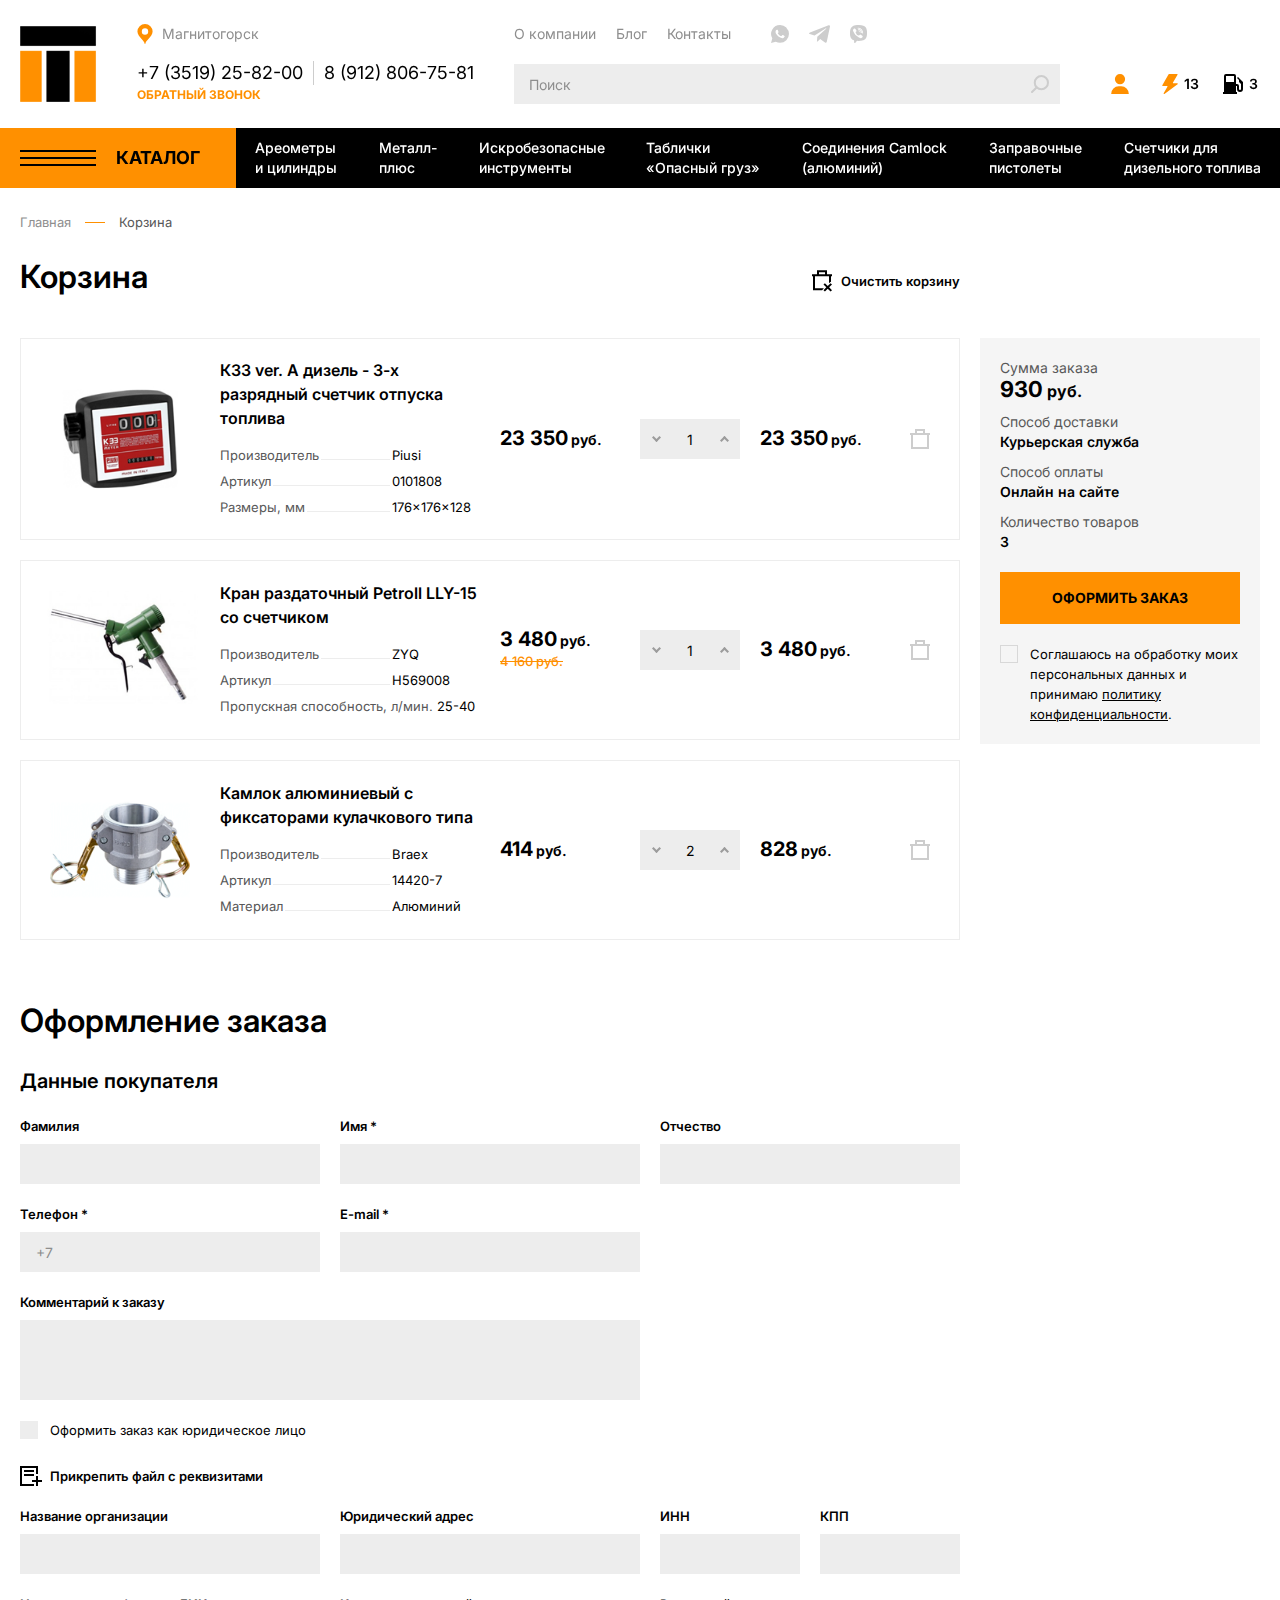
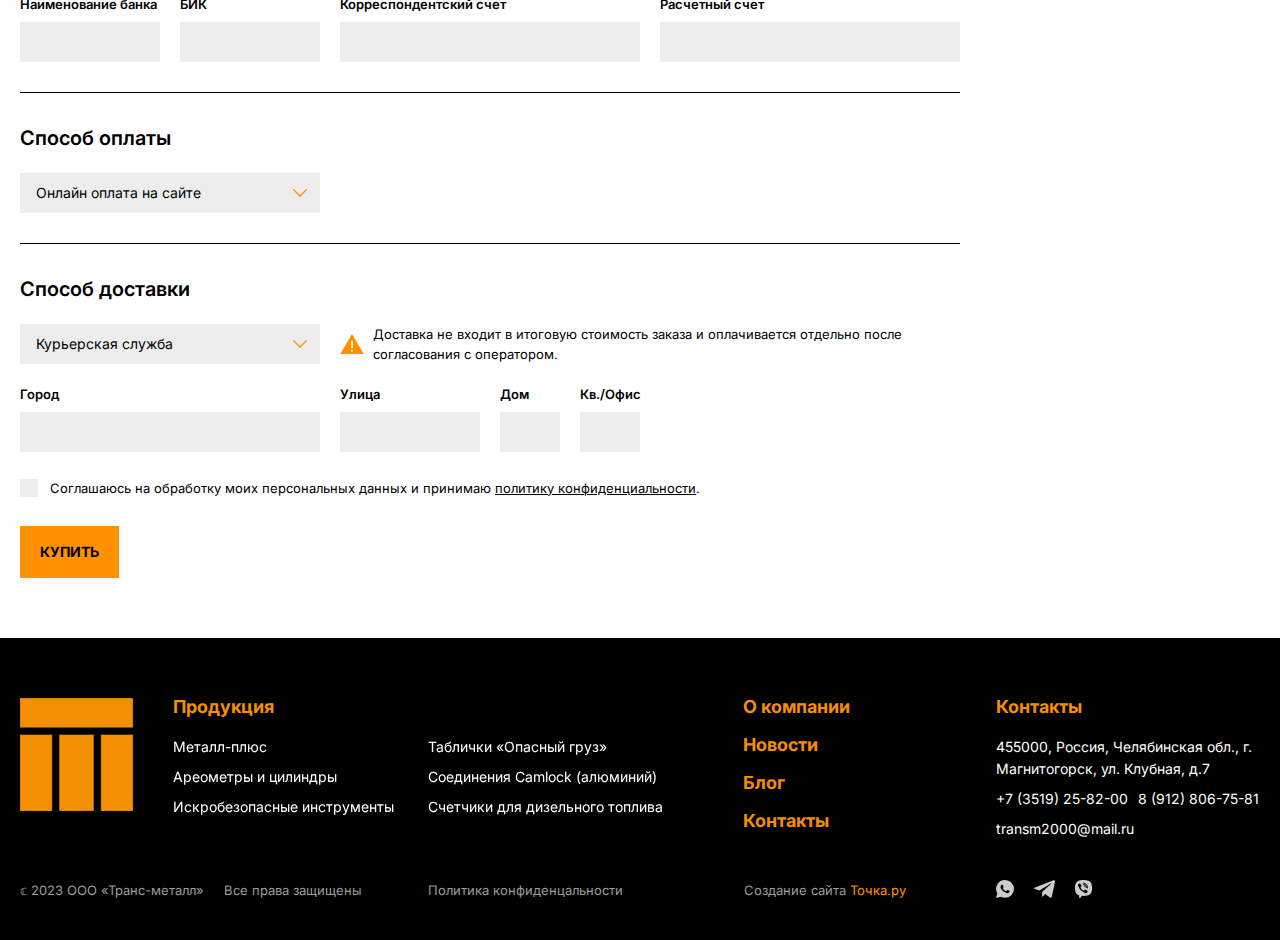
<file: cart.html>
<!DOCTYPE html>
<html lang="ru">
	<head>
		<meta http-equiv="Content-Type" content="text/html; charset=utf-8">

		<!-- Adapting the page for mobile devices -->
		<meta name="viewport" content="width=device-width, initial-scale=1, maximum-scale=1">

		<!-- Prohibition of phone number recognition -->
		<meta name="format-detection" content="telephone=no">
		<meta name="SKYPE_TOOLBAR" content ="SKYPE_TOOLBAR_PARSER_COMPATIBLE">

		<!-- Page title -->
		<title>Заголовок страницы</title>

		<!-- Meta description -->
		<meta name="description" content="">

		<!-- Meta Keywords -->
		<meta name="keywords" content="">

		<!-- Site icon, size 32x32, transparency supported. Recommended format: .ico or .png -->
		<link rel="shortcut icon" href="favicon.png">

		<!-- Changing the color of the mobile browser panel -->
		<meta name="msapplication-TileColor" content="#000000">
		<meta name="theme-color" content="#000000">

		<!-- Connecting fonts from Google -->
		<link rel="preconnect" href="https://fonts.googleapis.com">
		<link rel="preconnect" href="https://fonts.gstatic.com" crossorigin>
		<link href="https://fonts.googleapis.com/css2?family=Inter:ital,opsz,wght@0,14..32,100..900;1,14..32,100..900&display=swap" rel="stylesheet">

		<!-- Connecting style files -->
		<link rel="stylesheet" href="css/swiper-bundle.min.css" async>
		<link rel="stylesheet" href="css/swiper.css" async>
		<link rel="stylesheet" href="css/fancybox.css" async>
		<link rel="stylesheet" href="css/ion.rangeSlider.css" async>
		<link rel="stylesheet" href="css/styles.css" async>

		<link rel="stylesheet" href="css/response_1899.css" media="print, (max-width: 1899px)" async>
		<link rel="stylesheet" href="css/response_1439.css" media="print, (max-width: 1439px)" async>
		<link rel="stylesheet" href="css/response_1279.css" media="print, (max-width: 1279px)" async>
		<link rel="stylesheet" href="css/response_1023.css" media="print, (max-width: 1023px)" async>
		<link rel="stylesheet" href="css/response_767.css" media="print, (max-width: 767px)" async>
		<link rel="stylesheet" href="css/response_479.css" media="(max-width: 479px)" async>
	</head>

	<body>
		<div class="wrap">
			<div class="main">
				<header>
					<button class="mob_close_btn"></button>

					<div class="scroll">
						<div class="data">
							<div class="cont row">
								<a href="/" class="logo">
									<img src="images/logo.png" alt="">
									<img src="images/logo_small.png" alt="">
								</a>

								<div class="contacts">
									<div class="location">
										<svg class="icon"><use xlink:href="images/sprite.svg#ic_location"></use></svg>
										<span>Магнитогорск</span>
									</div>

									<div class="phones">
										<div class="phone">
											<a href="tel:+7 (3519) 25-82-00">+7 (3519) 25-82-00</a>
										</div>

										<div class="sep"></div>

										<div class="phone">
											<a href="tel:8 (912) 806-75-81">8 (912) 806-75-81</a>
										</div>
									</div>

									<button class="callback_btn modal_btn" data-modal="callback_modal">ОБРАТНЫЙ ЗВОНОК</button>
								</div>

								<div class="info">
									<div class="links">
										<div><a href="/">О компании</a></div>

										<div><a href="/">Блог</a></div>

										<div><a href="/">Контакты</a></div>
									</div>

									<div class="messengers">
										<a href="/" target="_blank" rel="noopener nofollow" class="whatsapp_link">
											<svg class="icon"><use xlink:href="images/sprite.svg#ic_whatsapp"></use></svg>
										</a>

										<a href="/" target="_blank" rel="noopener nofollow" class="tg_link">
											<svg class="icon"><use xlink:href="images/sprite.svg#ic_tg"></use></svg>
										</a>

										<a href="/" target="_blank" rel="noopener nofollow" class="viber_link">
											<svg class="icon"><use xlink:href="images/sprite.svg#ic_viber"></use></svg>
										</a>
									</div>

									<form action="" class="search">
										<div class="field">
											<input type="text" name="" value="" class="input" placeholder="Поиск">
										</div>

										<button type="submit" class="submit_btn">
											<svg class="icon"><use xlink:href="images/sprite.svg#ic_search"></use></svg>
										</button>
									</form>
								</div>

								<div class="links_icons">
									<div class="account">
										<button class="btn modal_btn" data-modal="login_modal">
											<svg class="icon"><use xlink:href="images/sprite.svg#ic_user"></use></svg>
										</button>
									</div>

									<div class="favorite">
										<a href="/" class="btn">
											<svg class="icon"><use xlink:href="images/sprite.svg#ic_favorite"></use></svg>
											<span>13</span>
										</a>
									</div>

									<div class="cart">
										<a class="btn active">
											<svg class="icon"><use xlink:href="images/sprite.svg#ic_cart"></use></svg>
											<span>3</span>
										</a>
									</div>
								</div>
							</div>
						</div>

						<div class="bottom">
							<div class="cont row">
								<div class="catalog modal_cont">
									<button class="btn mini_modal_btn" data-modal-id="#catalog_modal">
										<svg class="icon"><use xlink:href="images/sprite.svg#ic_menu"></use></svg>
										<span>КАТАЛОГ</span>
									</button>

									<div class="mini_modal" id="catalog_modal">
										<div class="cont">
											<div class="row">
												<div class="col">
													<div class="item">
														<div class="main">
															<a href="/">Ареометры и цилиндры</a>
														</div>

														<div class="sub">
															<div><a href="/">Мерники</a></div>

															<div><a href="/">Метроштоки</a></div>

															<div><a href="/">Рулетки</a></div>

															<div><a href="/">Индикаторная паста</a></div>

															<div><a href="/">Пробоотборники</a></div>

															<div><a href="/">Октанометры</a></div>

															<div><a href="/">Заборные ведра</a></div>
														</div>
													</div>
												</div>

												<div class="col">
													<div class="item">
														<div class="main">
															<a href="/">Металл-плюс</a>
														</div>

														<div class="sub">
															<div><a href="/">Колонки и счетчики</a></div>

															<div><a href="/">Фильтры для газа</a></div>

															<div><a href="/">Струбцины и пистолеты</a></div>

															<div><a href="/">Байпасные клапаны</a></div>

															<div><a href="/">Клапаны для емкостей</a></div>

															<div><a href="/">Клапаны трубопровода</a></div>

															<div><a href="/">Шланги, рукава сливные</a></div>

															<div><a href="/">Насосы для газа (СУГ)</a></div>

															<div><a href="/">Металлорукава</a></div>
														</div>
													</div>
												</div>

												<div class="col">
													<div class="item">
														<div class="main">
															<a href="/">Искробезопасные инструменты</a>
														</div>
													</div>

													<div class="item">
														<div class="main">
															<a href="/">Таблички «Опасный груз»</a>
														</div>
													</div>

													<div class="item">
														<div class="main">
															<a href="/">Соединения Camlock (алюминий)</a>
														</div>
													</div>
												</div>

												<div class="col">
													<div class="item">
														<div class="main">
															<a href="/">Заправочные пистолеты</a>
														</div>

														<div class="sub columns">
															<div>
																<div><a href="/">ZVA Elaflex</a></div>

																<div><a href="/">OPW (США)</a></div>

																<div><a href="/">Россия</a></div>

																<div><a href="/">ZYQ (Китай)</a></div>

																<div><a href="/">BAOTAI</a></div>

																<div><a href="/">AILE</a></div>

																<div><a href="/">PIUSI</a></div>
															</div>

															<div>
																<div><a href="/">Adam Pumps</a></div>

																<div><a href="/">Пистолеты для масла</a></div>

																<div><a href="/">Пистолеты для бензина, ДТ</a></div>

																<div><a href="/">Пистолеты для газа (LPG)</a></div>

																<div><a href="/">Краны-счетчики</a></div>

																<div><a href="/">Комплектующие и запасные части</a></div>
															</div>
														</div>
													</div>
												</div>

												<div class="col">
													<div class="item">
														<div class="main">
															<a href="/">Счетчики для дизельного топлива</a>
														</div>

														<div class="sub">
															<div><a href="/">Счетчики/Расходомеры "Piusi"</a></div>

															<div><a href="/">Счетчики "China"</a></div>

															<div><a href="/">Счетчики топлива "Benza"</a></div>

															<div><a href="/">Счетчики АЗС отечественного производства</a></div>

															<div><a href="/">Счетчики жидкости ППО</a></div>

															<div><a href="/">Счетчики жидкости ППВ</a></div>

															<div><a href="/">Электронные расходомеры</a></div>
														</div>
													</div>
												</div>
											</div>
										</div>
									</div>
								</div>

								<nav class="categories">
									<div class="item">
										<a href="/">Ареометры<br> и цилиндры</a>
									</div>

									<div class="item">
										<a href="/">Металл-<br> плюс</a>
									</div>

									<div class="item">
										<a href="/">Искробезопасные<br> инструменты</a>
									</div>

									<div class="item">
										<a href="/">Таблички<br> «Опасный груз»</a>
									</div>

									<div class="item">
										<a href="/">Соединения Camlock<br> (алюминий)</a>
									</div>

									<div class="item">
										<a href="/">Заправочные<br> пистолеты</a>
									</div>

									<div class="item">
										<a href="/">Счетчики для<br> дизельного топлива</a>
									</div>
								</nav>
							</div>
						</div>
					</div>
				</header>


				<section class="mob_header">
					<div class="cont row">
						<a href="/" class="logo">
							<img src="images/logo.png" alt="">
							<img src="images/logo_small.png" alt="">
						</a>

						<div class="links_icons">
							<div class="account">
								<button class="btn modal_btn" data-modal="login_modal">
									<svg class="icon"><use xlink:href="images/sprite.svg#ic_user"></use></svg>
								</button>
							</div>

							<div class="favorite">
								<a href="/" class="btn">
									<svg class="icon"><use xlink:href="images/sprite.svg#ic_favorite"></use></svg>
									<span>13</span>
								</a>
							</div>

							<div class="cart">
								<a href="/" class="btn">
									<svg class="icon"><use xlink:href="images/sprite.svg#ic_cart"></use></svg>
									<span>3</span>
								</a>
							</div>

							<div class="btn mob_menu_btn">
								<button class="btn">
									<span></span>
								</button>
							</div>
						</div>
					</div>
				</section>


				<section class="mob_search">
					<div class="cont">
						<form action="">
							<div class="field">
								<input type="text" name="" value="" class="input" placeholder="Поиск">
							</div>

							<button type="submit" class="submit_btn">
								<svg class="icon"><use xlink:href="images/sprite.svg#ic_search"></use></svg>
							</button>
						</form>
					</div>
				</section>


				<section class="page_head">
					<div class="cont">
						<div class="breadcrumbs">
							<a href="/">Главная</a>
							<span class="sep"></span>

							<span class="current">Корзина</span>
						</div>

						<h1 class="page_title">Корзина</h1>
					</div>
				</section>


				<section class="content_flex block">
					<div class="cont row">
						<section class="content">
							<section class="cart_info block">
								<button class="clear_btn">
									<svg class="icon"><use xlink:href="images/sprite.svg#ic_clear"></use></svg>
									<span>Очистить корзину</span>
								</button>

								<div class="list">
									<div class="product">
										<a href="/" class="thumb">
											<img src="images/tmp/cart_product_thumb1.png" alt="" loading="lazy">
										</a>

										<div class="info">
											<div class="name">
												<a href="/">К33 ver. A дизель - 3-х разрядный счетчик отпуска топлива</a>
											</div>

											<div class="features">
												<div>
													<div class="label">Производитель</div>
													<div class="line"></div>
													<div class="val">Piusi</div>
												</div>

												<div>
													<div class="label">Артикул</div>
													<div class="line"></div>
													<div class="val">0101808</div>
												</div>

												<div>
													<div class="label">Размеры, мм</div>
													<div class="line"></div>
													<div class="val">176x176x128</div>
												</div>
											</div>
										</div>

										<div class="price">
											<div><span>23 350</span> руб.</div>
										</div>

										<div class="amount">
											<div>
												<button type="button" class="btn minus">
													<svg class="icon"><use xlink:href="images/sprite.svg#ic_arr_ver"></use></svg>
												</button>

												<input type="text" value="1" class="input" data-minimum="1" data-maximum="99" data-step="1" data-unit="" maxlength="2">

												<button type="button" class="btn plus">
													<svg class="icon"><use xlink:href="images/sprite.svg#ic_arr_ver"></use></svg>
												</button>
											</div>
										</div>

										<div class="price total">
											<div><span>23 350</span> руб.</div>
										</div>

										<button class="delete_btn">
											<svg class="icon"><use xlink:href="images/sprite.svg#ic_remove"></use></svg>

											<div class="tooltip">
												<span>Удалить товар из корзины</span>
											</div>
										</button>
									</div>

									<div class="product">
										<a href="/" class="thumb">
											<img src="images/tmp/cart_product_thumb2.png" alt="" loading="lazy">
										</a>

										<div class="info">
											<div class="name">
												<a href="/">Кран раздаточный Petroll LLY-15 со счетчиком</a>
											</div>

											<div class="features">
												<div>
													<div class="label">Производитель</div>
													<div class="line"></div>
													<div class="val">ZYQ</div>
												</div>

												<div>
													<div class="label">Артикул</div>
													<div class="line"></div>
													<div class="val">H569008</div>
												</div>

												<div>
													<div class="label">Пропускная способность, л/мин.</div>
													<div class="line"></div>
													<div class="val">25-40</div>
												</div>
											</div>
										</div>

										<div class="price">
											<div><span>3 480</span> руб.</div>
											<div class="old">4 160 руб.</div>
										</div>

										<div class="amount">
											<div>
												<button type="button" class="btn minus">
													<svg class="icon"><use xlink:href="images/sprite.svg#ic_arr_ver"></use></svg>
												</button>

												<input type="text" value="1" class="input" data-minimum="1" data-maximum="99" data-step="1" data-unit="" maxlength="2">

												<button type="button" class="btn plus">
													<svg class="icon"><use xlink:href="images/sprite.svg#ic_arr_ver"></use></svg>
												</button>
											</div>
										</div>

										<div class="price total">
											<div><span>3 480</span> руб.</div>
										</div>

										<button class="delete_btn">
											<svg class="icon"><use xlink:href="images/sprite.svg#ic_remove"></use></svg>

											<div class="tooltip">
												<span>Удалить товар из корзины</span>
											</div>
										</button>
									</div>

									<div class="product">
										<a href="/" class="thumb">
											<img src="images/tmp/cart_product_thumb3.png" alt="" loading="lazy">
										</a>

										<div class="info">
											<div class="name">
												<a href="/">Камлок алюминиевый с фиксаторами кулачкового типа</a>
											</div>

											<div class="features">
												<div>
													<div class="label">Производитель</div>
													<div class="line"></div>
													<div class="val">Braex</div>
												</div>

												<div>
													<div class="label">Артикул</div>
													<div class="line"></div>
													<div class="val">14420-7</div>
												</div>

												<div>
													<div class="label">Материал</div>
													<div class="line"></div>
													<div class="val">Алюминий</div>
												</div>
											</div>
										</div>

										<div class="price">
											<div><span>414</span> руб.</div>
										</div>

										<div class="amount">
											<div>
												<button type="button" class="btn minus">
													<svg class="icon"><use xlink:href="images/sprite.svg#ic_arr_ver"></use></svg>
												</button>

												<input type="text" value="2" class="input" data-minimum="1" data-maximum="99" data-step="1" data-unit="" maxlength="2">

												<button type="button" class="btn plus">
													<svg class="icon"><use xlink:href="images/sprite.svg#ic_arr_ver"></use></svg>
												</button>
											</div>
										</div>

										<div class="price total">
											<div><span>828</span> руб.</div>
										</div>

										<button class="delete_btn">
											<svg class="icon"><use xlink:href="images/sprite.svg#ic_remove"></use></svg>

											<div class="tooltip">
												<span>Удалить товар из корзины</span>
											</div>
										</button>
									</div>
								</div>
							</section>


							<section class="checkout_info">
								<div class="block_head small_m">
									<div class="title">Оформление заказа</div>
								</div>

								<form action="" class="form">
									<div class="section">
										<div class="title">Данные покупателя</div>

										<div class="columns">
											<div class="line width1of3">
												<div class="label">Фамилия</div>

												<div class="field">
													<input type="text" name="" value="" class="input">
												</div>
											</div>

											<div class="line width1of3">
												<div class="label">Имя *</div>

												<div class="field">
													<input type="text" name="" value="" class="input">
												</div>
											</div>

											<div class="line width1of3">
												<div class="label">Отчество</div>

												<div class="field">
													<input type="text" name="" value="" class="input">
												</div>
											</div>

											<div class="line width1of3">
												<div class="label">Телефон *</div>

												<div class="field">
													<input type="tel" name="" value="" class="input" placeholder="+7">
												</div>
											</div>

											<div class="line width1of3">
												<div class="label">E-mail *</div>

												<div class="field">
													<input type="email" name="" value="" class="input">
												</div>
											</div>

											<div class="line width2of3">
												<div class="label">Комментарий к заказу</div>

												<div class="field">
													<textarea name=""></textarea>
												</div>
											</div>
										</div>

										<div class="line legal_entity">
											<label class="checkbox">
												<input type="checkbox" name="legal_entity">

												<div class="check">
													<svg><use xlink:href="images/sprite.svg#ic_check"></use></svg>
												</div>

												<div>Оформить заказ как юридическое лицо</div>
											</label>
										</div>

										<div class="legal_entity_info">
											<div class="line file">
												<div class="field">
													<label>
														<input type="file" name="file">

														<svg class="icon"><use xlink:href="images/sprite.svg#ic_file"></use></svg>

														<span>Прикрепить файл с реквизитами</span>
													</label>
												</div>
											</div>

											<div class="columns clear">
												<div class="line width1of3">
													<div class="label">Название организации</div>

													<div class="field">
														<input type="text" name="" value="" class="input">
													</div>
												</div>

												<div class="line width1of3">
													<div class="label">Юридический адрес</div>

													<div class="field">
														<input type="text" name="" value="" class="input">
													</div>
												</div>

												<div class="line width1of6">
													<div class="label">ИНН</div>

													<div class="field">
														<input type="number" name="" value="" class="input">
													</div>
												</div>

												<div class="line width1of6">
													<div class="label">КПП</div>

													<div class="field">
														<input type="number" name="" value="" class="input">
													</div>
												</div>

												<div class="line width1of6">
													<div class="label">Наименование банка</div>

													<div class="field">
														<input type="text" name="" value="" class="input">
													</div>
												</div>

												<div class="line width1of6">
													<div class="label">БИК</div>

													<div class="field">
														<input type="number" name="" value="" class="input">
													</div>
												</div>

												<div class="line width1of3">
													<div class="label">Корреспондентский счет</div>

													<div class="field">
														<input type="text" name="" value="" class="input">
													</div>
												</div>

												<div class="line width1of3">
													<div class="label">Расчетный счет</div>

													<div class="field">
														<input type="text" name="" value="" class="input">
													</div>
												</div>
											</div>
										</div>
									</div>

									<div class="section">
										<div class="title">Способ оплаты</div>

										<div class="columns clear">
											<div class="line width1of3">
												<div class="field">
													<select name="">
														<option value="1" selected>Онлайн оплата на сайте</option>
														<option value="2">Вариант 2</option>
														<option value="3">Вариант 3</option>
														<option value="4">Вариант 4</option>
													</select>

													<svg class="arr"><use xlink:href="images/sprite.svg#ic_arr_hor"></use></svg>
												</div>
											</div>
										</div>
									</div>

									<div class="section">
										<div class="title">Способ доставки</div>

										<div class="columns">
											<div class="line width1of3">
												<div class="field">
													<select name="">
														<option value="1" selected>Курьерская служба</option>
														<option value="2">Вариант 2</option>
														<option value="3">Вариант 3</option>
														<option value="4">Вариант 4</option>
													</select>

													<svg class="arr"><use xlink:href="images/sprite.svg#ic_arr_hor"></use></svg>
												</div>
											</div>

											<div class="line notice width2of3">
												<svg class="icon"><use xlink:href="images/sprite.svg#ic_notice"></use></svg>

												<span>Доставка не входит в итоговую стоимость заказа и оплачивается отдельно после согласования с оператором.</span>
											</div>

											<div class="line width1of3">
												<div class="label">Город</div>

												<div class="field">
													<input type="text" name="" value="" class="input">
												</div>
											</div>

											<div class="line width1of6">
												<div class="label">Улица</div>

												<div class="field">
													<input type="text" name="" value="" class="input">
												</div>
											</div>

											<div class="line width1of12">
												<div class="label">Дом</div>

												<div class="field">
													<input type="text" name="" value="" class="input">
												</div>
											</div>

											<div class="line width1of12">
												<div class="label">Кв./Офис</div>

												<div class="field">
													<input type="text" name="" value="" class="input">
												</div>
											</div>
										</div>
									</div>

									<div class="line agree">
										<label class="checkbox">
											<input type="checkbox" name="agree">

											<div class="check">
												<svg class="icon"><use xlink:href="images/sprite.svg#ic_check"></use></svg>
											</div>

											<div>Соглашаюсь на обработку моих персональных данных и принимаю <a href="/" target="_blank">политику конфиденциальности</a>.</div>
										</label>
									</div>

									<div class="submit">
										<button type="submit" class="submit_btn">КУПИТЬ</button>
									</div>
								</form>
							</section>
						</section>

						<aside class="default">
							<div class="cart_total">
								<div class="features">
									<div>
										<div class="label">Сумма заказа</div>
										<div class="line"></div>
										<div class="val total_price"><span>930</span> руб.</div>
									</div>

									<div>
										<div class="label">Способ доставки</div>
										<div class="line"></div>
										<div class="val">Курьерская служба</div>
									</div>

									<div>
										<div class="label">Способ оплаты</div>
										<div class="line"></div>
										<div class="val">Онлайн на сайте</div>
									</div>

									<div>
										<div class="label">Количество товаров</div>
										<div class="line"></div>
										<div class="val">3</div>
									</div>
								</div>

								<button class="checkout_btn">ОФОРМИТЬ ЗАКАЗ</button>

								<div class="agree">
									<label class="checkbox">
										<input type="checkbox" name="agree">

										<div class="check">
											<svg class="icon"><use xlink:href="images/sprite.svg#ic_check"></use></svg>
										</div>

										<div>Соглашаюсь на обработку моих персональных данных и принимаю <a href="/" target="_blank">политику конфиденциальности</a>.</div>
									</label>
								</div>
							</div>
						</aside>
					</div>
				</section>
			</div>


			<footer>
				<div class="cont row">
					<div class="logo">
						<img src="images/footer_logo.png" alt="">
					</div>

					<div class="categories">
						<div class="title">
							<a href="/">Продукция</a>
						</div>

						<div class="items">
							<div><a href="/">Металл-плюс</a></div>

							<div><a href="/">Ареометры и цилиндры</a></div>

							<div><a href="/">Искробезопасные инструменты</a></div>

							<div><a href="/">Таблички «Опасный груз»</a></div>

							<div><a href="/">Соединения Camlock (алюминий)</a></div>

							<div><a href="/">Счетчики для дизельного топлива</a></div>
						</div>
					</div>

					<div class="links">
						<div><a href="/">О компании</a></div>

						<div><a href="/">Новости</a></div>

						<div><a href="/">Блог</a></div>

						<div><a href="/">Контакты</a></div>
					</div>

					<div class="contacts">
						<div class="title">Контакты</div>

						<div class="location">455000, Россия, Челябинская обл., г. Магнитогорск,<br> ул. Клубная, д.7</div>

						<div class="phones">
							<div><a href="tel:+7 (3519) 25-82-00">+7 (3519) 25-82-00</a></div>
							<div><a href="tel:8 (912) 806-75-81">8 (912) 806-75-81</a></div>
						</div>

						<div class="email">
							<a href="mailto:transm2000@mail.ru">transm2000@mail.ru</a>
						</div>
					</div>
				</div>

				<div class="cont row">
					<div class="copyright">
						<div>&copf; 2023 ООО «Транс-металл»</div>

						<div>Все права защищены</div>
					</div>

					<div class="privacy_policy_link">
						<a href="/">Политика конфиденцальности </a>
					</div>

					<div class="creator">
						<a href="/" target="_blank" rel="noopener">Создание сайта <span>Точка.ру</span></a>
					</div>

					<div class="messengers">
						<a href="/" target="_blank" rel="noopener nofollow" class="whatsapp_link">
							<svg class="icon"><use xlink:href="images/sprite.svg#ic_whatsapp"></use></svg>
						</a>

						<a href="/" target="_blank" rel="noopener nofollow" class="tg_link">
							<svg class="icon"><use xlink:href="images/sprite.svg#ic_tg"></use></svg>
						</a>

						<a href="/" target="_blank" rel="noopener nofollow" class="viber_link">
							<svg class="icon"><use xlink:href="images/sprite.svg#ic_viber"></use></svg>
						</a>
					</div>
				</div>
			</footer>


			<div class="overlay"></div>
		</div>


		<section class="modal" id="login_modal">
			<div class="modal_title">Авторизация</div>

			<form action="" class="form">
				<div class="line">
					<div class="label">E-mail (логин)</div>

					<div class="field">
						<input type="email" name="" value="" class="input">
					</div>
				</div>

				<div class="line">
					<div class="label">Пароль</div>

					<div class="field">
						<input type="password" name="" value="" class="input">
					</div>

					<button class="recovery_link modal_btn" data-modal="recovery_modal">Напомнить пароль</button>
				</div>

				<div class="submit">
					<button type="submit" class="submit_btn">ВОЙТИ</button>

					<button type="button" class="btn modal_btn" data-modal="register_modal">ЗАРЕГИСТРИРОВАТЬСЯ</button>
				</div>
			</form>
		</section>


		<section class="modal" id="recovery_modal">
			<div class="modal_title">Восстановление пароля</div>

			<form action="" class="form">
				<div class="line">
					<div class="label">E-mail</div>

					<div class="field">
						<input type="email" name="" value="" class="input">
					</div>
				</div>

				<div class="submit">
					<button type="submit" class="submit_btn">ВОССТАНОВИТЬ</button>
				</div>
			</form>
		</section>


		<section class="modal big_w" id="register_modal">
			<div class="modal_title">Регистрация</div>

			<form action="" class="form">
				<div class="columns">
					<div class="line">
						<div class="label">Имя *</div>

						<div class="field">
							<input type="text" name="" value="" class="input">
						</div>
					</div>

					<div class="line">
						<div class="label">Фамилия</div>

						<div class="field">
							<input type="text" name="" value="" class="input">
						</div>
					</div>

					<div class="line">
						<div class="label">Телефон</div>

						<div class="field">
							<input type="tel" name="" value="" class="input" placeholder="+7">
						</div>
					</div>

					<div class="line">
						<div class="label">E-mail *</div>

						<div class="field">
							<input type="email" name="" value="" class="input">
						</div>
					</div>

					<div class="line">
						<div class="label">Пароль *</div>

						<div class="field">
							<input type="password" name="" value="" class="input">
						</div>
					</div>

					<div class="line">
						<div class="label">Пароль (еще раз) *</div>

						<div class="field">
							<input type="password" name="" value="" class="input">
						</div>
					</div>
				</div>

				<div class="line agree">
					<label class="checkbox">
						<input type="checkbox" name="agree">

						<div class="check">
							<svg><use xlink:href="images/sprite.svg#ic_check"></use></svg>
						</div>

						<div>Соглашаюсь на обработку моих персональных данных и принимаю <a href="/" target="_blank">политику конфиденциальности</a>.</div>
					</label>
				</div>

				<div class="submit">
					<button type="submit" class="submit_btn">ЗАРЕГИСТРИРОВАТЬСЯ</button>
				</div>
			</form>
		</section>


		<section class="modal" id="callback_modal">
			<div class="modal_title">Обратный звонок</div>

			<form action="" class="form">
				<div class="line">
					<div class="label">Имя *</div>

					<div class="field">
						<input type="text" name="" value="" class="input">
					</div>
				</div>

				<div class="line">
					<div class="label">Телефон</div>

					<div class="field">
						<input type="tel" name="" value="" class="input" placeholder="+7">
					</div>
				</div>

				<div class="line agree">
					<label class="checkbox">
						<input type="checkbox" name="agree">

						<div class="check">
							<svg><use xlink:href="images/sprite.svg#ic_check"></use></svg>
						</div>

						<div>Соглашаюсь на обработку моих персональных данных и принимаю <a href="/" target="_blank">политику конфиденциальности</a>.</div>
					</label>
				</div>

				<div class="submit">
					<button type="submit" class="submit_btn">ОТПРАВИТЬ</button>
				</div>
			</form>
		</section>


		<!-- Connecting javascript files -->
		<script src="js/jquery-3.6.3.min.js"></script>
		<script src="js/functions.js"></script>
		<script src="js/swiper-bundle.min.js"></script>
		<script src="js/fancybox.js"></script>
		<script src="js/nice-select2.js"></script>
		<script src="js/imask.js"></script>
		<script src="js/ion.rangeSlider.min.js"></script>
		<script src="js/scripts.js"></script>
	</body>
</html>
</file>
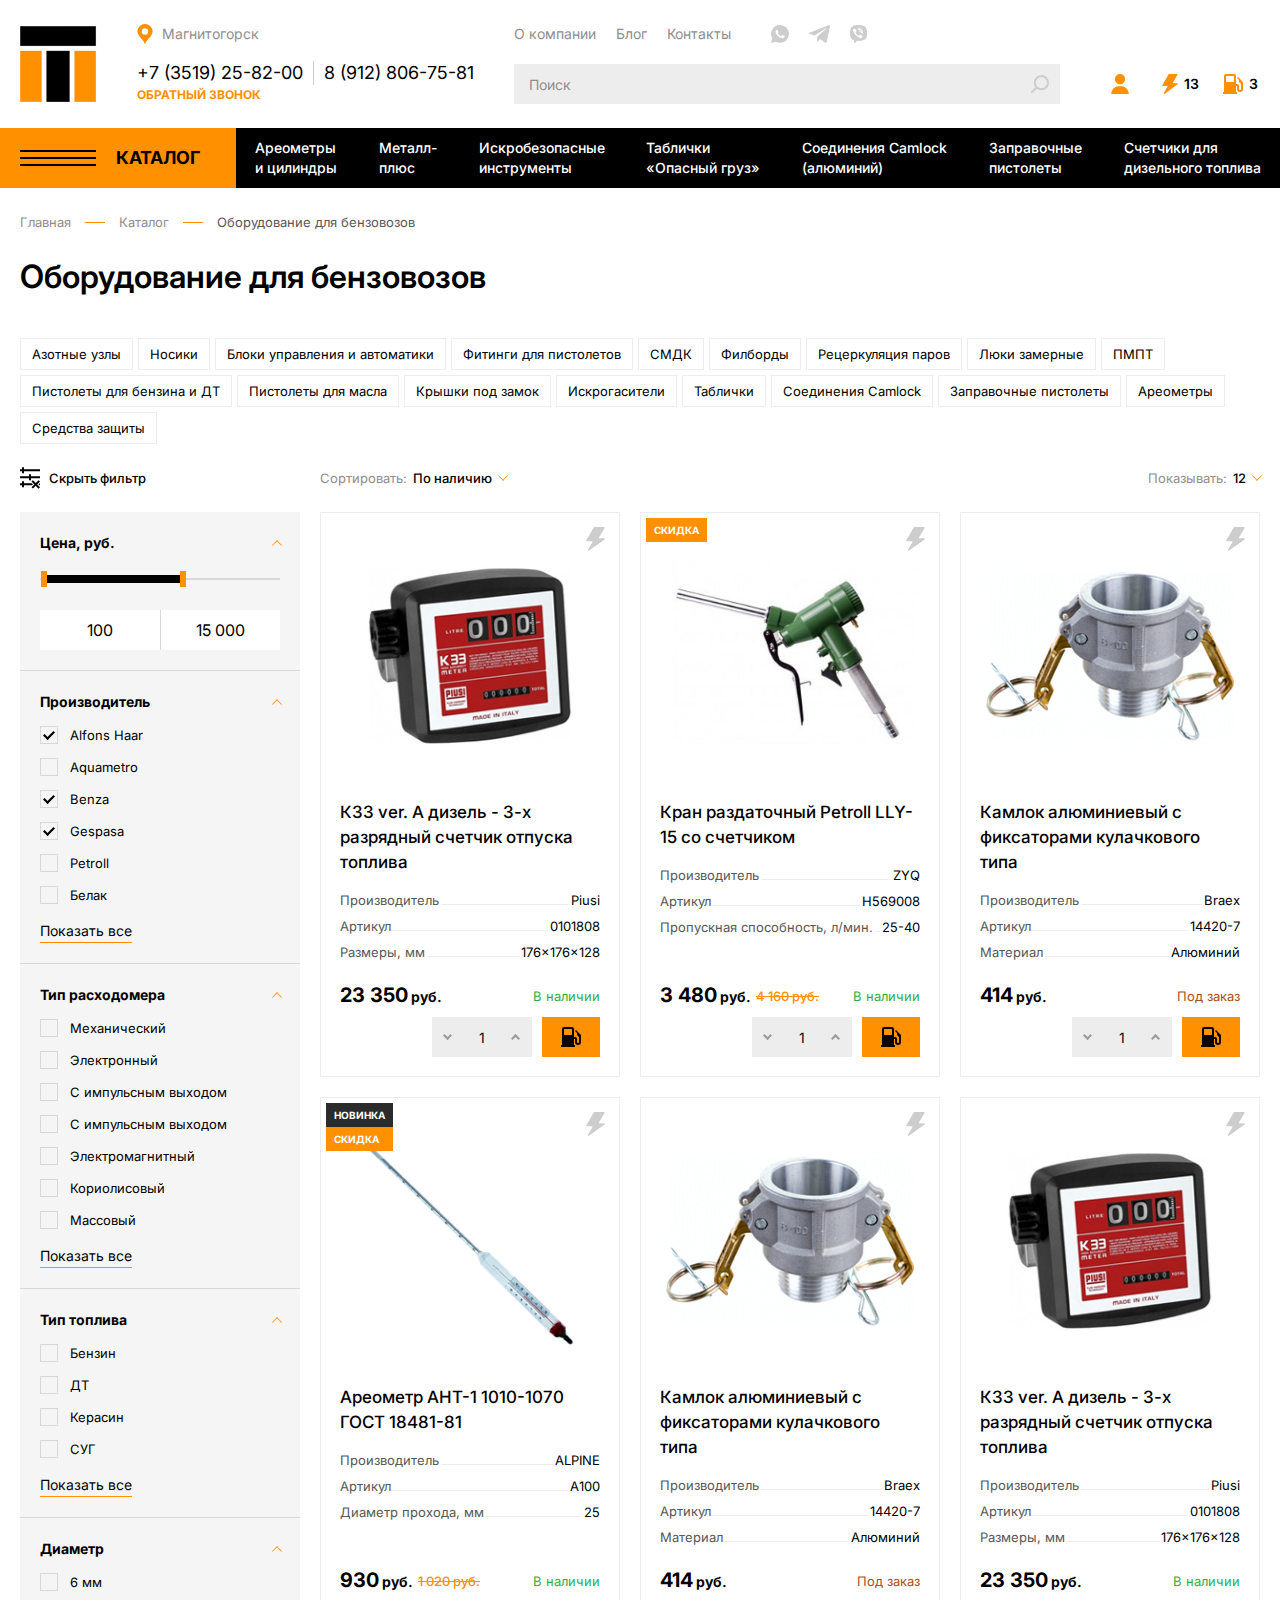
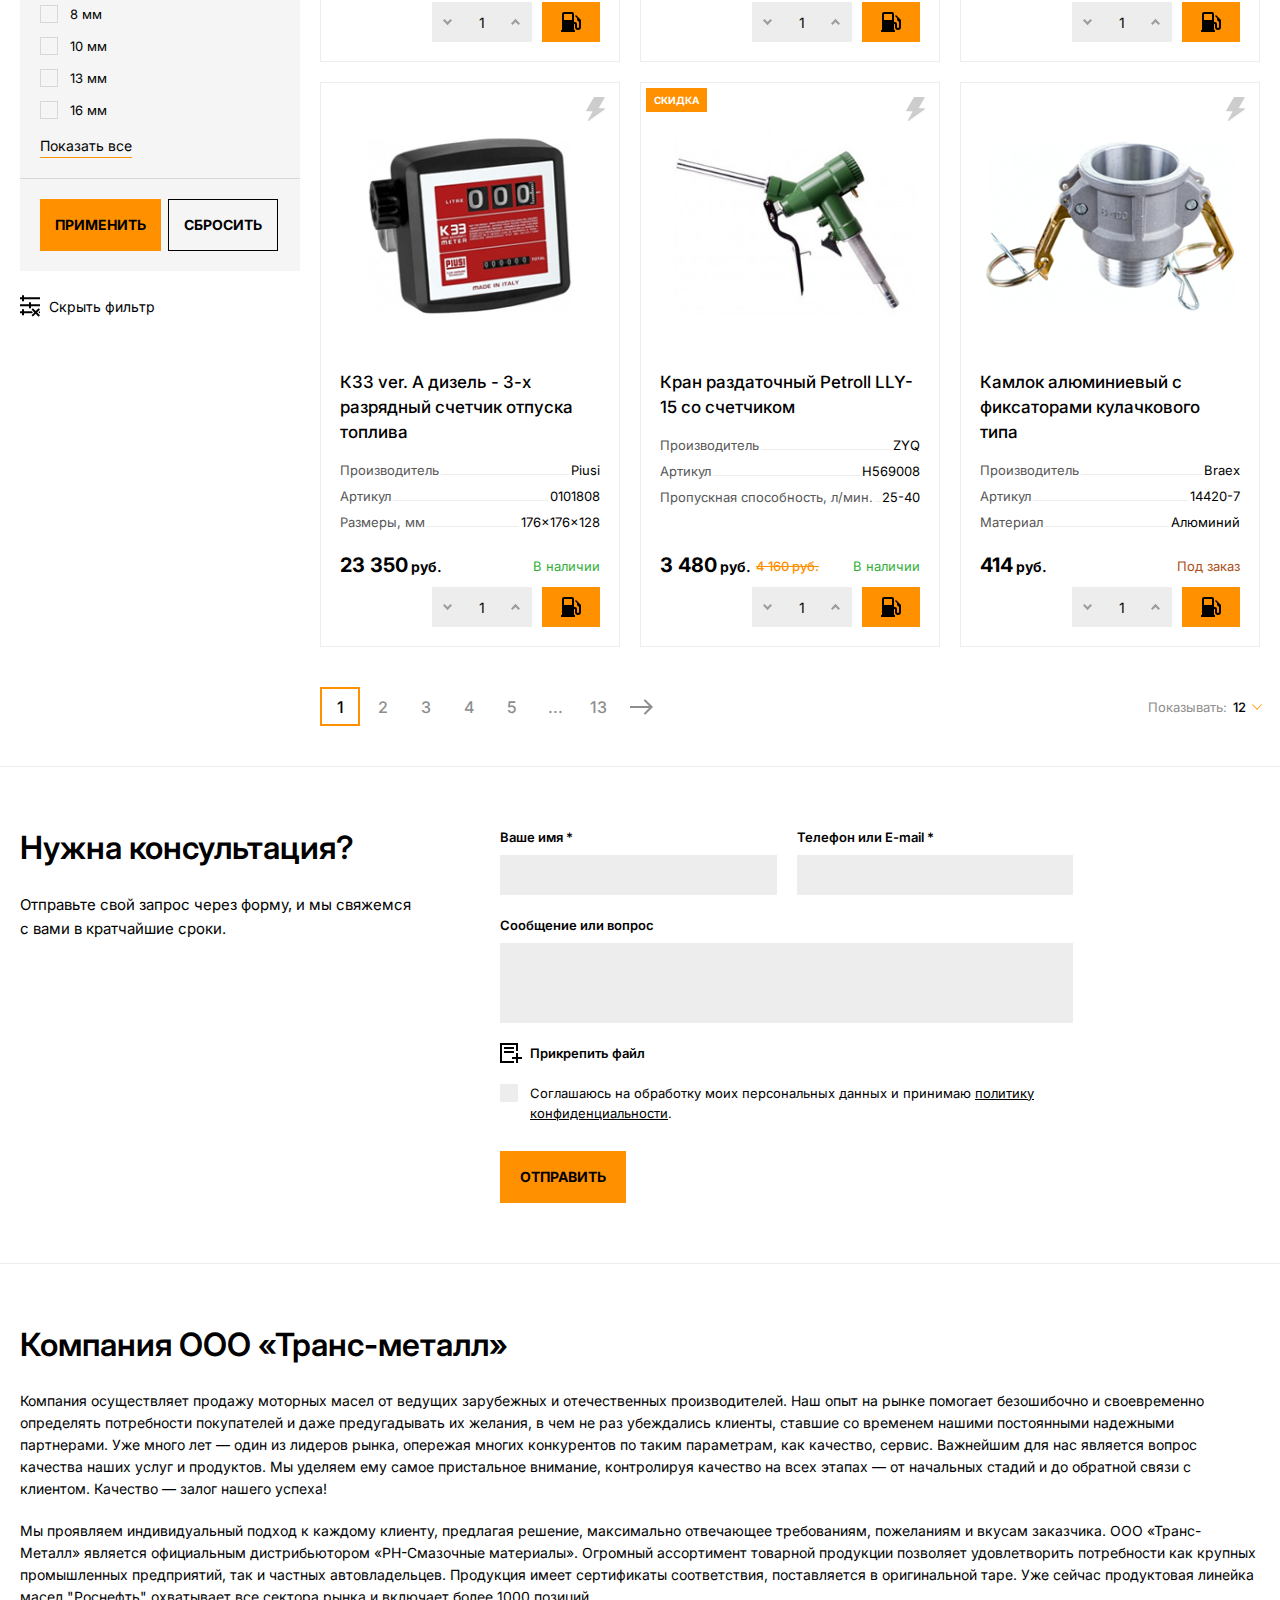
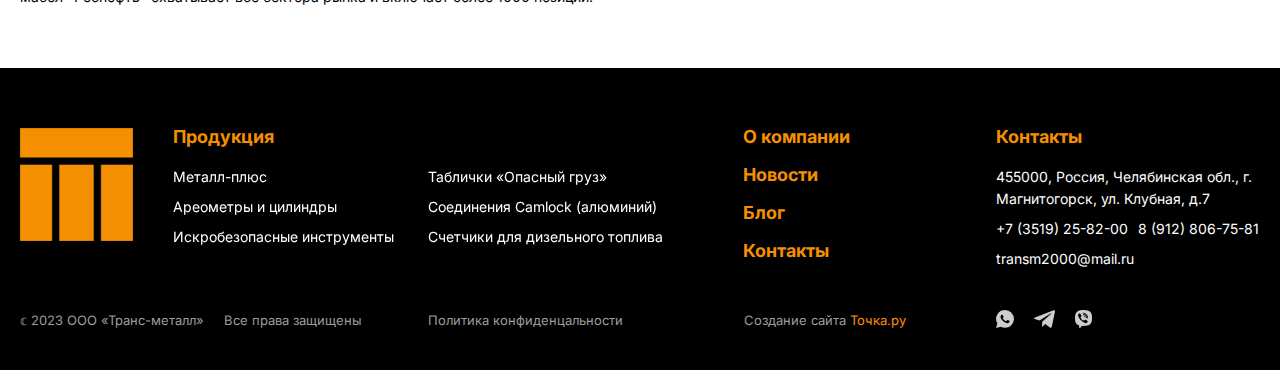
<file: category.html>
<!DOCTYPE html>
<html lang="ru">
	<head>
		<meta http-equiv="Content-Type" content="text/html; charset=utf-8">

		<!-- Adapting the page for mobile devices -->
		<meta name="viewport" content="width=device-width, initial-scale=1, maximum-scale=1">

		<!-- Prohibition of phone number recognition -->
		<meta name="format-detection" content="telephone=no">
		<meta name="SKYPE_TOOLBAR" content ="SKYPE_TOOLBAR_PARSER_COMPATIBLE">

		<!-- Page title -->
		<title>Заголовок страницы</title>

		<!-- Meta description -->
		<meta name="description" content="">

		<!-- Meta Keywords -->
		<meta name="keywords" content="">

		<!-- Site icon, size 32x32, transparency supported. Recommended format: .ico or .png -->
		<link rel="shortcut icon" href="favicon.png">

		<!-- Changing the color of the mobile browser panel -->
		<meta name="msapplication-TileColor" content="#000000">
		<meta name="theme-color" content="#000000">

		<!-- Connecting fonts from Google -->
		<link rel="preconnect" href="https://fonts.googleapis.com">
		<link rel="preconnect" href="https://fonts.gstatic.com" crossorigin>
		<link href="https://fonts.googleapis.com/css2?family=Inter:ital,opsz,wght@0,14..32,100..900;1,14..32,100..900&display=swap" rel="stylesheet">

		<!-- Connecting style files -->
		<link rel="stylesheet" href="css/swiper-bundle.min.css" async>
		<link rel="stylesheet" href="css/swiper.css" async>
		<link rel="stylesheet" href="css/fancybox.css" async>
		<link rel="stylesheet" href="css/ion.rangeSlider.css" async>
		<link rel="stylesheet" href="css/styles.css" async>

		<link rel="stylesheet" href="css/response_1899.css" media="print, (max-width: 1899px)" async>
		<link rel="stylesheet" href="css/response_1439.css" media="print, (max-width: 1439px)" async>
		<link rel="stylesheet" href="css/response_1279.css" media="print, (max-width: 1279px)" async>
		<link rel="stylesheet" href="css/response_1023.css" media="print, (max-width: 1023px)" async>
		<link rel="stylesheet" href="css/response_767.css" media="print, (max-width: 767px)" async>
		<link rel="stylesheet" href="css/response_479.css" media="(max-width: 479px)" async>
	</head>

	<body>
		<div class="wrap">
			<div class="main">
				<header>
					<button class="mob_close_btn"></button>

					<div class="scroll">
						<div class="data">
							<div class="cont row">
								<a href="/" class="logo">
									<img src="images/logo.png" alt="">
									<img src="images/logo_small.png" alt="">
								</a>

								<div class="contacts">
									<div class="location">
										<svg class="icon"><use xlink:href="images/sprite.svg#ic_location"></use></svg>
										<span>Магнитогорск</span>
									</div>

									<div class="phones">
										<div class="phone">
											<a href="tel:+7 (3519) 25-82-00">+7 (3519) 25-82-00</a>
										</div>

										<div class="sep"></div>

										<div class="phone">
											<a href="tel:8 (912) 806-75-81">8 (912) 806-75-81</a>
										</div>
									</div>

									<button class="callback_btn modal_btn" data-modal="callback_modal">ОБРАТНЫЙ ЗВОНОК</button>
								</div>

								<div class="info">
									<div class="links">
										<div><a href="/">О компании</a></div>

										<div><a href="/">Блог</a></div>

										<div><a href="/">Контакты</a></div>
									</div>

									<div class="messengers">
										<a href="/" target="_blank" rel="noopener nofollow" class="whatsapp_link">
											<svg class="icon"><use xlink:href="images/sprite.svg#ic_whatsapp"></use></svg>
										</a>

										<a href="/" target="_blank" rel="noopener nofollow" class="tg_link">
											<svg class="icon"><use xlink:href="images/sprite.svg#ic_tg"></use></svg>
										</a>

										<a href="/" target="_blank" rel="noopener nofollow" class="viber_link">
											<svg class="icon"><use xlink:href="images/sprite.svg#ic_viber"></use></svg>
										</a>
									</div>

									<form action="" class="search">
										<div class="field">
											<input type="text" name="" value="" class="input" placeholder="Поиск">
										</div>

										<button type="submit" class="submit_btn">
											<svg class="icon"><use xlink:href="images/sprite.svg#ic_search"></use></svg>
										</button>
									</form>
								</div>

								<div class="links_icons">
									<div class="account">
										<button class="btn modal_btn" data-modal="login_modal">
											<svg class="icon"><use xlink:href="images/sprite.svg#ic_user"></use></svg>
										</button>
									</div>

									<div class="favorite">
										<a href="/" class="btn">
											<svg class="icon"><use xlink:href="images/sprite.svg#ic_favorite"></use></svg>
											<span>13</span>
										</a>
									</div>

									<div class="cart">
										<a href="/" class="btn">
											<svg class="icon"><use xlink:href="images/sprite.svg#ic_cart"></use></svg>
											<span>3</span>
										</a>
									</div>
								</div>
							</div>
						</div>

						<div class="bottom">
							<div class="cont row">
								<div class="catalog modal_cont">
									<button class="btn mini_modal_btn" data-modal-id="#catalog_modal">
										<svg class="icon"><use xlink:href="images/sprite.svg#ic_menu"></use></svg>
										<span>КАТАЛОГ</span>
									</button>

									<div class="mini_modal" id="catalog_modal">
										<div class="cont">
											<div class="row">
												<div class="col">
													<div class="item">
														<div class="main">
															<a href="/">Ареометры и цилиндры</a>
														</div>

														<div class="sub">
															<div><a href="/">Мерники</a></div>

															<div><a href="/">Метроштоки</a></div>

															<div><a href="/">Рулетки</a></div>

															<div><a href="/">Индикаторная паста</a></div>

															<div><a href="/">Пробоотборники</a></div>

															<div><a href="/">Октанометры</a></div>

															<div><a href="/">Заборные ведра</a></div>
														</div>
													</div>
												</div>

												<div class="col">
													<div class="item">
														<div class="main">
															<a href="/">Металл-плюс</a>
														</div>

														<div class="sub">
															<div><a href="/">Колонки и счетчики</a></div>

															<div><a href="/">Фильтры для газа</a></div>

															<div><a href="/">Струбцины и пистолеты</a></div>

															<div><a href="/">Байпасные клапаны</a></div>

															<div><a href="/">Клапаны для емкостей</a></div>

															<div><a href="/">Клапаны трубопровода</a></div>

															<div><a href="/">Шланги, рукава сливные</a></div>

															<div><a href="/">Насосы для газа (СУГ)</a></div>

															<div><a href="/">Металлорукава</a></div>
														</div>
													</div>
												</div>

												<div class="col">
													<div class="item">
														<div class="main">
															<a href="/">Искробезопасные инструменты</a>
														</div>
													</div>

													<div class="item">
														<div class="main">
															<a href="/">Таблички «Опасный груз»</a>
														</div>
													</div>

													<div class="item">
														<div class="main">
															<a href="/">Соединения Camlock (алюминий)</a>
														</div>
													</div>
												</div>

												<div class="col">
													<div class="item">
														<div class="main">
															<a href="/">Заправочные пистолеты</a>
														</div>

														<div class="sub columns">
															<div>
																<div><a href="/">ZVA Elaflex</a></div>

																<div><a href="/">OPW (США)</a></div>

																<div><a href="/">Россия</a></div>

																<div><a href="/">ZYQ (Китай)</a></div>

																<div><a href="/">BAOTAI</a></div>

																<div><a href="/">AILE</a></div>

																<div><a href="/">PIUSI</a></div>
															</div>

															<div>
																<div><a href="/">Adam Pumps</a></div>

																<div><a href="/">Пистолеты для масла</a></div>

																<div><a href="/">Пистолеты для бензина, ДТ</a></div>

																<div><a href="/">Пистолеты для газа (LPG)</a></div>

																<div><a href="/">Краны-счетчики</a></div>

																<div><a href="/">Комплектующие и запасные части</a></div>
															</div>
														</div>
													</div>
												</div>

												<div class="col">
													<div class="item">
														<div class="main">
															<a href="/">Счетчики для дизельного топлива</a>
														</div>

														<div class="sub">
															<div><a href="/">Счетчики/Расходомеры "Piusi"</a></div>

															<div><a href="/">Счетчики "China"</a></div>

															<div><a href="/">Счетчики топлива "Benza"</a></div>

															<div><a href="/">Счетчики АЗС отечественного производства</a></div>

															<div><a href="/">Счетчики жидкости ППО</a></div>

															<div><a href="/">Счетчики жидкости ППВ</a></div>

															<div><a href="/">Электронные расходомеры</a></div>
														</div>
													</div>
												</div>
											</div>
										</div>
									</div>
								</div>

								<nav class="categories">
									<div class="item">
										<a href="/">Ареометры<br> и цилиндры</a>
									</div>

									<div class="item">
										<a href="/">Металл-<br> плюс</a>
									</div>

									<div class="item">
										<a href="/">Искробезопасные<br> инструменты</a>
									</div>

									<div class="item">
										<a href="/">Таблички<br> «Опасный груз»</a>
									</div>

									<div class="item">
										<a href="/">Соединения Camlock<br> (алюминий)</a>
									</div>

									<div class="item">
										<a href="/">Заправочные<br> пистолеты</a>
									</div>

									<div class="item">
										<a href="/">Счетчики для<br> дизельного топлива</a>
									</div>
								</nav>
							</div>
						</div>
					</div>
				</header>


				<section class="mob_header">
					<div class="cont row">
						<a href="/" class="logo">
							<img src="images/logo.png" alt="">
							<img src="images/logo_small.png" alt="">
						</a>

						<div class="links_icons">
							<div class="account">
								<button class="btn modal_btn" data-modal="login_modal">
									<svg class="icon"><use xlink:href="images/sprite.svg#ic_user"></use></svg>
								</button>
							</div>

							<div class="favorite">
								<a href="/" class="btn">
									<svg class="icon"><use xlink:href="images/sprite.svg#ic_favorite"></use></svg>
									<span>13</span>
								</a>
							</div>

							<div class="cart">
								<a href="/" class="btn">
									<svg class="icon"><use xlink:href="images/sprite.svg#ic_cart"></use></svg>
									<span>3</span>
								</a>
							</div>

							<div class="btn mob_menu_btn">
								<button class="btn">
									<span></span>
								</button>
							</div>
						</div>
					</div>
				</section>


				<section class="mob_search">
					<div class="cont">
						<form action="">
							<div class="field">
								<input type="text" name="" value="" class="input" placeholder="Поиск">
							</div>

							<button type="submit" class="submit_btn">
								<svg class="icon"><use xlink:href="images/sprite.svg#ic_search"></use></svg>
							</button>
						</form>
					</div>
				</section>


				<section class="page_head">
					<div class="cont">
						<div class="breadcrumbs">
							<a href="/">Главная</a>
							<span class="sep"></span>

							<a href="/">Каталог</a>
							<span class="sep"></span>

							<span class="current">Оборудование для бензовозов</span>
						</div>

						<h1 class="page_title">Оборудование для бензовозов</h1>
					</div>
				</section>


				<section class="sub_categories">
					<div class="cont">
						<div class="row">
							<div><a href="/">Азотные узлы</a></div>

							<div><a href="/">Носики</a></div>

							<div><a href="/">Блоки управления и автоматики</a></div>

							<div><a href="/">Фитинги для пистолетов</a></div>

							<div><a href="/">СМДК</a></div>

							<div><a href="/">Филборды</a></div>

							<div><a href="/">Рецеркуляция паров</a></div>

							<div><a href="/">Люки замерные</a></div>

							<div><a href="/">ПМПТ</a></div>

							<div><a href="/">Пистолеты для бензина и ДТ</a></div>

							<div><a href="/">Пистолеты для масла</a></div>

							<div><a href="/">Крышки под замок</a></div>

							<div><a href="/">Искрогасители</a></div>

							<div><a href="/">Таблички</a></div>

							<div><a href="/">Соединения Camlock</a></div>

							<div><a href="/">Заправочные пистолеты</a></div>

							<div><a href="/">Ареометры</a></div>

							<div><a href="/">Средства защиты</a></div>
						</div>
					</div>
				</section>


				<section class="content_flex block border small_p">
					<div class="cont row">
						<section class="products_head">
							<button class="filter_btn">
								<svg class="icon"><use xlink:href="images/sprite.svg#ic_filter"></use></svg>
								<svg class="icon"><use xlink:href="images/sprite.svg#ic_filter_a"></use></svg>

								<span>Показать фильтр</span>
								<span>Скрыть фильтр</span>
							</button>

							<div class="sort">
								<div class="label">Сортировать:</div>

								<div class="field">
									<select name="">
										<option value="1" selected>По наличию</option>
										<option value="2">Сначала дешевые</option>
										<option value="3">Сначала дорогие</option>
									</select>

									<svg class="arr"><use xlink:href="images/sprite.svg#ic_arr_hor"></use></svg>
								</div>
							</div>

							<div class="limit">
								<div class="label">Показывать:</div>

								<div class="field">
									<select name="">
										<option value="12" selected>12</option>
										<option value="16">16</option>
										<option value="20">20</option>
									</select>

									<svg class="arr"><use xlink:href="images/sprite.svg#ic_arr_hor"></use></svg>
								</div>
							</div>
						</section>


						<aside class="hide">
							<form action="" class="form filter">
								<div class="mob_head">
									<div class="title">Фильтр</div>

									<button class="filter_btn">
										<svg class="icon"><use xlink:href="images/sprite.svg#ic_close"></use></svg>
									</button>
								</div>

								<div class="item">
									<div class="name active">
										<span>Цена, руб.</span>

										<svg class="arr"><use xlink:href="images/sprite.svg#ic_arr_hor"></use></svg>
									</div>

									<div class="data range price_range" style="display: block;">
										<input type="hidden" id="price_range" name="price_range" value="">

										<div class="fields">
											<div class="field">
												<input type="text" name="" value="100" class="input from">
											</div>

											<div class="field">
												<input type="text" name="" value="15 000" class="input to">
											</div>
										</div>
									</div>
								</div>

								<div class="item">
									<div class="name active">
										<span>Производитель</span>

										<svg class="arr"><use xlink:href="images/sprite.svg#ic_arr_hor"></use></svg>
									</div>

									<div class="data" style="display: block;">
										<div class="field">
											<label class="checkbox">
												<input type="checkbox" name="group1" checked>

												<div class="check">
													<svg><use xlink:href="images/sprite.svg#ic_check"></use></svg>
												</div>

												<div>Alfons Haar </div>
											</label>
										</div>

										<div class="field">
											<label class="checkbox">
												<input type="checkbox" name="group1">

												<div class="check">
													<svg><use xlink:href="images/sprite.svg#ic_check"></use></svg>
												</div>

												<div>Aquametro</div>
											</label>
										</div>

										<div class="field">
											<label class="checkbox">
												<input type="checkbox" name="group1" checked>

												<div class="check">
													<svg><use xlink:href="images/sprite.svg#ic_check"></use></svg>
												</div>

												<div>Benza</div>
											</label>
										</div>

										<div class="field">
											<label class="checkbox">
												<input type="checkbox" name="group1" checked>

												<div class="check">
													<svg><use xlink:href="images/sprite.svg#ic_check"></use></svg>
												</div>

												<div>Gespasa</div>
											</label>
										</div>

										<div class="field">
											<label class="checkbox">
												<input type="checkbox" name="group1">

												<div class="check">
													<svg><use xlink:href="images/sprite.svg#ic_check"></use></svg>
												</div>

												<div>Petroll</div>
											</label>
										</div>

										<div class="field">
											<label class="checkbox">
												<input type="checkbox" name="group1">

												<div class="check">
													<svg><use xlink:href="images/sprite.svg#ic_check"></use></svg>
												</div>

												<div>Белак </div>
											</label>
										</div>

										<div class="hide">
											<div class="field">
												<label class="checkbox">
													<input type="checkbox" name="group1">

													<div class="check">
														<svg><use xlink:href="images/sprite.svg#ic_check"></use></svg>
													</div>

													<div>Petroll</div>
												</label>
											</div>

											<div class="field">
												<label class="checkbox">
													<input type="checkbox" name="group1">

													<div class="check">
														<svg><use xlink:href="images/sprite.svg#ic_check"></use></svg>
													</div>

													<div>Белак </div>
												</label>
											</div>
										</div>

										<button type="button" class="spoler_btn">
											<span>Показать все</span>
											<span>Свернуть</span>
										</button>
									</div>
								</div>

								<div class="item">
									<div class="name active">
										<span>Тип расходомера</span>

										<svg class="arr"><use xlink:href="images/sprite.svg#ic_arr_hor"></use></svg>
									</div>

									<div class="data" style="display: block;">
										<div class="field">
											<label class="checkbox">
												<input type="checkbox" name="group2">

												<div class="check">
													<svg><use xlink:href="images/sprite.svg#ic_check"></use></svg>
												</div>

												<div>Механический</div>
											</label>
										</div>

										<div class="field">
											<label class="checkbox">
												<input type="checkbox" name="group2">

												<div class="check">
													<svg><use xlink:href="images/sprite.svg#ic_check"></use></svg>
												</div>

												<div>Электронный</div>
											</label>
										</div>

										<div class="field">
											<label class="checkbox">
												<input type="checkbox" name="group2">

												<div class="check">
													<svg><use xlink:href="images/sprite.svg#ic_check"></use></svg>
												</div>

												<div>С импульсным выходом</div>
											</label>
										</div>

										<div class="field">
											<label class="checkbox">
												<input type="checkbox" name="group2">

												<div class="check">
													<svg><use xlink:href="images/sprite.svg#ic_check"></use></svg>
												</div>

												<div>С импульсным выходом</div>
											</label>
										</div>

										<div class="field">
											<label class="checkbox">
												<input type="checkbox" name="group2">

												<div class="check">
													<svg><use xlink:href="images/sprite.svg#ic_check"></use></svg>
												</div>

												<div>Электромагнитный</div>
											</label>
										</div>

										<div class="field">
											<label class="checkbox">
												<input type="checkbox" name="group2">

												<div class="check">
													<svg><use xlink:href="images/sprite.svg#ic_check"></use></svg>
												</div>

												<div>Кориолисовый</div>
											</label>
										</div>

										<div class="field">
											<label class="checkbox">
												<input type="checkbox" name="group2">

												<div class="check">
													<svg><use xlink:href="images/sprite.svg#ic_check"></use></svg>
												</div>

												<div>Массовый</div>
											</label>
										</div>

										<div class="hide">
											<div class="field">
												<label class="checkbox">
													<input type="checkbox" name="group2">

													<div class="check">
														<svg><use xlink:href="images/sprite.svg#ic_check"></use></svg>
													</div>

													<div>Кориолисовый</div>
												</label>
											</div>

											<div class="field">
												<label class="checkbox">
													<input type="checkbox" name="group2">

													<div class="check">
														<svg><use xlink:href="images/sprite.svg#ic_check"></use></svg>
													</div>

													<div>Массовый</div>
												</label>
											</div>
										</div>

										<button type="button" class="spoler_btn">
											<span>Показать все</span>
											<span>Свернуть</span>
										</button>
									</div>
								</div>

								<div class="item">
									<div class="name active">
										<span>Тип топлива</span>

										<svg class="arr"><use xlink:href="images/sprite.svg#ic_arr_hor"></use></svg>
									</div>

									<div class="data" style="display: block;">
										<div class="field">
											<label class="checkbox">
												<input type="checkbox" name="group3">

												<div class="check">
													<svg><use xlink:href="images/sprite.svg#ic_check"></use></svg>
												</div>

												<div>Бензин</div>
											</label>
										</div>

										<div class="field">
											<label class="checkbox">
												<input type="checkbox" name="group3">

												<div class="check">
													<svg><use xlink:href="images/sprite.svg#ic_check"></use></svg>
												</div>

												<div>ДТ</div>
											</label>
										</div>

										<div class="field">
											<label class="checkbox">
												<input type="checkbox" name="group3">

												<div class="check">
													<svg><use xlink:href="images/sprite.svg#ic_check"></use></svg>
												</div>

												<div>Керасин</div>
											</label>
										</div>

										<div class="field">
											<label class="checkbox">
												<input type="checkbox" name="group3">

												<div class="check">
													<svg><use xlink:href="images/sprite.svg#ic_check"></use></svg>
												</div>

												<div>СУГ</div>
											</label>
										</div>

										<div class="hide">
											<div class="field">
												<label class="checkbox">
													<input type="checkbox" name="group3">

													<div class="check">
														<svg><use xlink:href="images/sprite.svg#ic_check"></use></svg>
													</div>

													<div>Керасин</div>
												</label>
											</div>

											<div class="field">
												<label class="checkbox">
													<input type="checkbox" name="group3">

													<div class="check">
														<svg><use xlink:href="images/sprite.svg#ic_check"></use></svg>
													</div>

													<div>СУГ</div>
												</label>
											</div>
										</div>

										<button type="button" class="spoler_btn">
											<span>Показать все</span>
											<span>Свернуть</span>
										</button>
									</div>
								</div>

								<div class="item">
									<div class="name active">
										<span>Диаметр</span>

										<svg class="arr"><use xlink:href="images/sprite.svg#ic_arr_hor"></use></svg>
									</div>

									<div class="data" style="display: block;">
										<div class="field">
											<label class="checkbox">
												<input type="checkbox" name="group4">

												<div class="check">
													<svg><use xlink:href="images/sprite.svg#ic_check"></use></svg>
												</div>

												<div>6 мм</div>
											</label>
										</div>

										<div class="field">
											<label class="checkbox">
												<input type="checkbox" name="group4">

												<div class="check">
													<svg><use xlink:href="images/sprite.svg#ic_check"></use></svg>
												</div>

												<div>8 мм</div>
											</label>
										</div>

										<div class="field">
											<label class="checkbox">
												<input type="checkbox" name="group4">

												<div class="check">
													<svg><use xlink:href="images/sprite.svg#ic_check"></use></svg>
												</div>

												<div>10 мм</div>
											</label>
										</div>

										<div class="field">
											<label class="checkbox">
												<input type="checkbox" name="group4">

												<div class="check">
													<svg><use xlink:href="images/sprite.svg#ic_check"></use></svg>
												</div>

												<div>13 мм</div>
											</label>
										</div>

										<div class="field">
											<label class="checkbox">
												<input type="checkbox" name="group4">

												<div class="check">
													<svg><use xlink:href="images/sprite.svg#ic_check"></use></svg>
												</div>

												<div>16 мм</div>
											</label>
										</div>

										<div class="hide">
											<div class="field">
												<label class="checkbox">
													<input type="checkbox" name="group4">

													<div class="check">
														<svg><use xlink:href="images/sprite.svg#ic_check"></use></svg>
													</div>

													<div>13 мм</div>
												</label>
											</div>

											<div class="field">
												<label class="checkbox">
													<input type="checkbox" name="group4">

													<div class="check">
														<svg><use xlink:href="images/sprite.svg#ic_check"></use></svg>
													</div>

													<div>16 мм</div>
												</label>
											</div>
										</div>

										<button type="button" class="spoler_btn">
											<span>Показать все</span>
											<span>Свернуть</span>
										</button>
									</div>
								</div>

								<div class="item submit">
									<button type="submit" class="submit_btn">ПРИМЕНИТЬ</button>

									<button type="reset" class="btn">СБРОСИТЬ</button>
								</div>
							</form>

							<button class="filter_btn">
								<svg class="icon"><use xlink:href="images/sprite.svg#ic_filter"></use></svg>
								<svg class="icon"><use xlink:href="images/sprite.svg#ic_filter_a"></use></svg>

								<span>Показать фильтр</span>
								<span>Скрыть фильтр</span>
							</button>
						</aside>


						<section class="content">
							<section class="products">
								<div class="row">
									<div class="product">
										<button class="favorite_btn">
											<svg class="icon"><use xlink:href="images/sprite.svg#ic_favorite"></use></svg>

											<div class="tooltip">
												<span>Добавить в избранное</span>
												<span>Удалить из избранного</span>
											</div>
										</button>

										<a href="/" class="thumb">
											<img src="images/tmp/product_thumb2.png" alt="" loading="lazy">
										</a>

										<div class="name">
											<a href="/">К33 ver. A дизель - 3-х разрядный счетчик отпуска топлива</a>
										</div>

										<div class="features">
											<div>
												<div class="label">Производитель</div>
												<div class="line"></div>
												<div class="val">Piusi</div>
											</div>

											<div>
												<div class="label">Артикул</div>
												<div class="line"></div>
												<div class="val">0101808</div>
											</div>

											<div>
												<div class="label">Размеры, мм</div>
												<div class="line"></div>
												<div class="val">176x176x128</div>
											</div>
										</div>

										<div class="buy">
											<div>
												<div class="price">
													<div class="val"><span>23 350</span> руб.</div>
												</div>

												<div class="status green">В наличии</div>
											</div>

											<div class="amount">
												<button type="button" class="btn minus">
													<svg class="icon"><use xlink:href="images/sprite.svg#ic_arr_ver"></use></svg>
												</button>

												<input type="text" value="1" class="input" data-minimum="1" data-maximum="99" data-step="1" data-unit="" maxlength="2">

												<button type="button" class="btn plus">
													<svg class="icon"><use xlink:href="images/sprite.svg#ic_arr_ver"></use></svg>
												</button>
											</div>

											<button class="buy_btn">
												<svg class="icon"><use xlink:href="images/sprite.svg#ic_cart"></use></svg>
												<svg class="icon"><use xlink:href="images/sprite.svg#ic_cart_a"></use></svg>

												<div class="tooltip">
													<span>Добавить в корзину</span>
													<span>Товар в корзине</span>
												</div>
											</button>
										</div>
									</div>

									<div class="product">
										<div class="stickers">
											<div><div class="sticker orange">СКИДКА</div></div>
										</div>

										<button class="favorite_btn">
											<svg class="icon"><use xlink:href="images/sprite.svg#ic_favorite"></use></svg>

											<div class="tooltip">
												<span>Добавить в избранное</span>
												<span>Удалить из избранного</span>
											</div>
										</button>

										<a href="/" class="thumb">
											<img src="images/tmp/product_thumb3.png" alt="" loading="lazy">
										</a>

										<div class="name">
											<a href="/">Кран раздаточный Petroll LLY-15 со счетчиком</a>
										</div>

										<div class="features">
											<div>
												<div class="label">Производитель</div>
												<div class="line"></div>
												<div class="val">ZYQ</div>
											</div>

											<div>
												<div class="label">Артикул</div>
												<div class="line"></div>
												<div class="val">H569008</div>
											</div>

											<div>
												<div class="label">Пропускная способность, л/мин.</div>
												<div class="line"></div>
												<div class="val">25-40</div>
											</div>
										</div>

										<div class="buy">
											<div>
												<div class="price">
													<div class="val"><span>3 480</span> руб.</div>
													<div class="old">4 160 руб.</div>
												</div>

												<div class="status green">В наличии</div>
											</div>

											<div class="amount">
												<button type="button" class="btn minus">
													<svg class="icon"><use xlink:href="images/sprite.svg#ic_arr_ver"></use></svg>
												</button>

												<input type="text" value="1" class="input" data-minimum="1" data-maximum="99" data-step="1" data-unit="" maxlength="2">

												<button type="button" class="btn plus">
													<svg class="icon"><use xlink:href="images/sprite.svg#ic_arr_ver"></use></svg>
												</button>
											</div>

											<button class="buy_btn">
												<svg class="icon"><use xlink:href="images/sprite.svg#ic_cart"></use></svg>
												<svg class="icon"><use xlink:href="images/sprite.svg#ic_cart_a"></use></svg>

												<div class="tooltip">
													<span>Добавить в корзину</span>
													<span>Товар в корзине</span>
												</div>
											</button>
										</div>
									</div>

									<div class="product">
										<button class="favorite_btn">
											<svg class="icon"><use xlink:href="images/sprite.svg#ic_favorite"></use></svg>

											<div class="tooltip">
												<span>Добавить в избранное</span>
												<span>Удалить из избранного</span>
											</div>
										</button>

										<a href="/" class="thumb">
											<img src="images/tmp/product_thumb4.png" alt="" loading="lazy">
										</a>

										<div class="name">
											<a href="/">Камлок алюминиевый с фиксаторами кулачкового типа</a>
										</div>

										<div class="features">
											<div>
												<div class="label">Производитель</div>
												<div class="line"></div>
												<div class="val">Braex</div>
											</div>

											<div>
												<div class="label">Артикул</div>
												<div class="line"></div>
												<div class="val">14420-7</div>
											</div>

											<div>
												<div class="label">Материал</div>
												<div class="line"></div>
												<div class="val">Алюминий</div>
											</div>
										</div>

										<div class="buy">
											<div>
												<div class="price">
													<div class="val"><span>414</span> руб.</div>
												</div>

												<div class="status brown">Под заказ</div>
											</div>

											<div class="amount">
												<button type="button" class="btn minus">
													<svg class="icon"><use xlink:href="images/sprite.svg#ic_arr_ver"></use></svg>
												</button>

												<input type="text" value="1" class="input" data-minimum="1" data-maximum="99" data-step="1" data-unit="" maxlength="2">

												<button type="button" class="btn plus">
													<svg class="icon"><use xlink:href="images/sprite.svg#ic_arr_ver"></use></svg>
												</button>
											</div>

											<button class="buy_btn">
												<svg class="icon"><use xlink:href="images/sprite.svg#ic_cart"></use></svg>
												<svg class="icon"><use xlink:href="images/sprite.svg#ic_cart_a"></use></svg>

												<div class="tooltip">
													<span>Добавить в корзину</span>
													<span>Товар в корзине</span>
												</div>
											</button>
										</div>
									</div>

									<div class="product">
										<div class="stickers">
											<div><div class="sticker">НОВИНКА</div></div>
											<div><div class="sticker orange">СКИДКА</div></div>
										</div>

										<button class="favorite_btn">
											<svg class="icon"><use xlink:href="images/sprite.svg#ic_favorite"></use></svg>

											<div class="tooltip">
												<span>Добавить в избранное</span>
												<span>Удалить из избранного</span>
											</div>
										</button>

										<a href="/" class="thumb">
											<img src="images/tmp/product_thumb1.png" alt="" loading="lazy">
										</a>

										<div class="name">
											<a href="/">Ареометр АНТ-1 1010-1070 ГОСТ 18481-81</a>
										</div>

										<div class="features">
											<div>
												<div class="label">Производитель</div>
												<div class="line"></div>
												<div class="val">ALPINE</div>
											</div>

											<div>
												<div class="label">Артикул</div>
												<div class="line"></div>
												<div class="val">A100</div>
											</div>

											<div>
												<div class="label">Диаметр прохода, мм</div>
												<div class="line"></div>
												<div class="val">25</div>
											</div>
										</div>

										<div class="buy">
											<div>
												<div class="price">
													<div class="val"><span>930</span> руб.</div>
													<div class="old">1 020 руб.</div>
												</div>

												<div class="status green">В наличии</div>
											</div>

											<div class="amount">
												<button type="button" class="btn minus">
													<svg class="icon"><use xlink:href="images/sprite.svg#ic_arr_ver"></use></svg>
												</button>

												<input type="text" value="1" class="input" data-minimum="1" data-maximum="99" data-step="1" data-unit="" maxlength="2">

												<button type="button" class="btn plus">
													<svg class="icon"><use xlink:href="images/sprite.svg#ic_arr_ver"></use></svg>
												</button>
											</div>

											<button class="buy_btn">
												<svg class="icon"><use xlink:href="images/sprite.svg#ic_cart"></use></svg>
												<svg class="icon"><use xlink:href="images/sprite.svg#ic_cart_a"></use></svg>

												<div class="tooltip">
													<span>Добавить в корзину</span>
													<span>Товар в корзине</span>
												</div>
											</button>
										</div>
									</div>

									<div class="product">
										<button class="favorite_btn">
											<svg class="icon"><use xlink:href="images/sprite.svg#ic_favorite"></use></svg>

											<div class="tooltip">
												<span>Добавить в избранное</span>
												<span>Удалить из избранного</span>
											</div>
										</button>

										<a href="/" class="thumb">
											<img src="images/tmp/product_thumb4.png" alt="" loading="lazy">
										</a>

										<div class="name">
											<a href="/">Камлок алюминиевый с фиксаторами кулачкового типа</a>
										</div>

										<div class="features">
											<div>
												<div class="label">Производитель</div>
												<div class="line"></div>
												<div class="val">Braex</div>
											</div>

											<div>
												<div class="label">Артикул</div>
												<div class="line"></div>
												<div class="val">14420-7</div>
											</div>

											<div>
												<div class="label">Материал</div>
												<div class="line"></div>
												<div class="val">Алюминий</div>
											</div>
										</div>

										<div class="buy">
											<div>
												<div class="price">
													<div class="val"><span>414</span> руб.</div>
												</div>

												<div class="status brown">Под заказ</div>
											</div>

											<div class="amount">
												<button type="button" class="btn minus">
													<svg class="icon"><use xlink:href="images/sprite.svg#ic_arr_ver"></use></svg>
												</button>

												<input type="text" value="1" class="input" data-minimum="1" data-maximum="99" data-step="1" data-unit="" maxlength="2">

												<button type="button" class="btn plus">
													<svg class="icon"><use xlink:href="images/sprite.svg#ic_arr_ver"></use></svg>
												</button>
											</div>

											<button class="buy_btn">
												<svg class="icon"><use xlink:href="images/sprite.svg#ic_cart"></use></svg>
												<svg class="icon"><use xlink:href="images/sprite.svg#ic_cart_a"></use></svg>

												<div class="tooltip">
													<span>Добавить в корзину</span>
													<span>Товар в корзине</span>
												</div>
											</button>
										</div>
									</div>

									<div class="product">
										<button class="favorite_btn">
											<svg class="icon"><use xlink:href="images/sprite.svg#ic_favorite"></use></svg>

											<div class="tooltip">
												<span>Добавить в избранное</span>
												<span>Удалить из избранного</span>
											</div>
										</button>

										<a href="/" class="thumb">
											<img src="images/tmp/product_thumb2.png" alt="" loading="lazy">
										</a>

										<div class="name">
											<a href="/">К33 ver. A дизель - 3-х разрядный счетчик отпуска топлива</a>
										</div>

										<div class="features">
											<div>
												<div class="label">Производитель</div>
												<div class="line"></div>
												<div class="val">Piusi</div>
											</div>

											<div>
												<div class="label">Артикул</div>
												<div class="line"></div>
												<div class="val">0101808</div>
											</div>

											<div>
												<div class="label">Размеры, мм</div>
												<div class="line"></div>
												<div class="val">176x176x128</div>
											</div>
										</div>

										<div class="buy">
											<div>
												<div class="price">
													<div class="val"><span>23 350</span> руб.</div>
												</div>

												<div class="status green">В наличии</div>
											</div>

											<div class="amount">
												<button type="button" class="btn minus">
													<svg class="icon"><use xlink:href="images/sprite.svg#ic_arr_ver"></use></svg>
												</button>

												<input type="text" value="1" class="input" data-minimum="1" data-maximum="99" data-step="1" data-unit="" maxlength="2">

												<button type="button" class="btn plus">
													<svg class="icon"><use xlink:href="images/sprite.svg#ic_arr_ver"></use></svg>
												</button>
											</div>

											<button class="buy_btn">
												<svg class="icon"><use xlink:href="images/sprite.svg#ic_cart"></use></svg>
												<svg class="icon"><use xlink:href="images/sprite.svg#ic_cart_a"></use></svg>

												<div class="tooltip">
													<span>Добавить в корзину</span>
													<span>Товар в корзине</span>
												</div>
											</button>
										</div>
									</div>

									<div class="product">
										<button class="favorite_btn">
											<svg class="icon"><use xlink:href="images/sprite.svg#ic_favorite"></use></svg>

											<div class="tooltip">
												<span>Добавить в избранное</span>
												<span>Удалить из избранного</span>
											</div>
										</button>

										<a href="/" class="thumb">
											<img src="images/tmp/product_thumb2.png" alt="" loading="lazy">
										</a>

										<div class="name">
											<a href="/">К33 ver. A дизель - 3-х разрядный счетчик отпуска топлива</a>
										</div>

										<div class="features">
											<div>
												<div class="label">Производитель</div>
												<div class="line"></div>
												<div class="val">Piusi</div>
											</div>

											<div>
												<div class="label">Артикул</div>
												<div class="line"></div>
												<div class="val">0101808</div>
											</div>

											<div>
												<div class="label">Размеры, мм</div>
												<div class="line"></div>
												<div class="val">176x176x128</div>
											</div>
										</div>

										<div class="buy">
											<div>
												<div class="price">
													<div class="val"><span>23 350</span> руб.</div>
												</div>

												<div class="status green">В наличии</div>
											</div>

											<div class="amount">
												<button type="button" class="btn minus">
													<svg class="icon"><use xlink:href="images/sprite.svg#ic_arr_ver"></use></svg>
												</button>

												<input type="text" value="1" class="input" data-minimum="1" data-maximum="99" data-step="1" data-unit="" maxlength="2">

												<button type="button" class="btn plus">
													<svg class="icon"><use xlink:href="images/sprite.svg#ic_arr_ver"></use></svg>
												</button>
											</div>

											<button class="buy_btn">
												<svg class="icon"><use xlink:href="images/sprite.svg#ic_cart"></use></svg>
												<svg class="icon"><use xlink:href="images/sprite.svg#ic_cart_a"></use></svg>

												<div class="tooltip">
													<span>Добавить в корзину</span>
													<span>Товар в корзине</span>
												</div>
											</button>
										</div>
									</div>

									<div class="product">
										<div class="stickers">
											<div><div class="sticker orange">СКИДКА</div></div>
										</div>

										<button class="favorite_btn">
											<svg class="icon"><use xlink:href="images/sprite.svg#ic_favorite"></use></svg>

											<div class="tooltip">
												<span>Добавить в избранное</span>
												<span>Удалить из избранного</span>
											</div>
										</button>

										<a href="/" class="thumb">
											<img src="images/tmp/product_thumb3.png" alt="" loading="lazy">
										</a>

										<div class="name">
											<a href="/">Кран раздаточный Petroll LLY-15 со счетчиком</a>
										</div>

										<div class="features">
											<div>
												<div class="label">Производитель</div>
												<div class="line"></div>
												<div class="val">ZYQ</div>
											</div>

											<div>
												<div class="label">Артикул</div>
												<div class="line"></div>
												<div class="val">H569008</div>
											</div>

											<div>
												<div class="label">Пропускная способность, л/мин.</div>
												<div class="line"></div>
												<div class="val">25-40</div>
											</div>
										</div>

										<div class="buy">
											<div>
												<div class="price">
													<div class="val"><span>3 480</span> руб.</div>
													<div class="old">4 160 руб.</div>
												</div>

												<div class="status green">В наличии</div>
											</div>

											<div class="amount">
												<button type="button" class="btn minus">
													<svg class="icon"><use xlink:href="images/sprite.svg#ic_arr_ver"></use></svg>
												</button>

												<input type="text" value="1" class="input" data-minimum="1" data-maximum="99" data-step="1" data-unit="" maxlength="2">

												<button type="button" class="btn plus">
													<svg class="icon"><use xlink:href="images/sprite.svg#ic_arr_ver"></use></svg>
												</button>
											</div>

											<button class="buy_btn">
												<svg class="icon"><use xlink:href="images/sprite.svg#ic_cart"></use></svg>
												<svg class="icon"><use xlink:href="images/sprite.svg#ic_cart_a"></use></svg>

												<div class="tooltip">
													<span>Добавить в корзину</span>
													<span>Товар в корзине</span>
												</div>
											</button>
										</div>
									</div>

									<div class="product">
										<button class="favorite_btn">
											<svg class="icon"><use xlink:href="images/sprite.svg#ic_favorite"></use></svg>

											<div class="tooltip">
												<span>Добавить в избранное</span>
												<span>Удалить из избранного</span>
											</div>
										</button>

										<a href="/" class="thumb">
											<img src="images/tmp/product_thumb4.png" alt="" loading="lazy">
										</a>

										<div class="name">
											<a href="/">Камлок алюминиевый с фиксаторами кулачкового типа</a>
										</div>

										<div class="features">
											<div>
												<div class="label">Производитель</div>
												<div class="line"></div>
												<div class="val">Braex</div>
											</div>

											<div>
												<div class="label">Артикул</div>
												<div class="line"></div>
												<div class="val">14420-7</div>
											</div>

											<div>
												<div class="label">Материал</div>
												<div class="line"></div>
												<div class="val">Алюминий</div>
											</div>
										</div>

										<div class="buy">
											<div>
												<div class="price">
													<div class="val"><span>414</span> руб.</div>
												</div>

												<div class="status brown">Под заказ</div>
											</div>

											<div class="amount">
												<button type="button" class="btn minus">
													<svg class="icon"><use xlink:href="images/sprite.svg#ic_arr_ver"></use></svg>
												</button>

												<input type="text" value="1" class="input" data-minimum="1" data-maximum="99" data-step="1" data-unit="" maxlength="2">

												<button type="button" class="btn plus">
													<svg class="icon"><use xlink:href="images/sprite.svg#ic_arr_ver"></use></svg>
												</button>
											</div>

											<button class="buy_btn">
												<svg class="icon"><use xlink:href="images/sprite.svg#ic_cart"></use></svg>
												<svg class="icon"><use xlink:href="images/sprite.svg#ic_cart_a"></use></svg>

												<div class="tooltip">
													<span>Добавить в корзину</span>
													<span>Товар в корзине</span>
												</div>
											</button>
										</div>
									</div>
								</div>
							</section>
						</section>


						<section class="products_head bottom">
							<div class="pagination">
								<!-- <a href="/" class="prev">
									<svg class="icon"><use xlink:href="images/sprite.svg#ic_arrow_hor"></use></svg>
								</a> -->

								<a class="active">1</a>

								<a href="/">2</a>

								<a href="/">3</a>

								<a href="/" class="hide">4</a>

								<a href="/" class="hide">5</a>

								<div class="sep">...</div>

								<a href="/">13</a>

								<a href="/" class="next">
									<svg class="icon"><use xlink:href="images/sprite.svg#ic_arrow_hor"></use></svg>
								</a>
							</div>

							<div class="limit">
								<div class="label">Показывать:</div>

								<div class="field">
									<select name="">
										<option value="12" selected>12</option>
										<option value="12">12</option>
										<option value="12">12</option>
										<option value="12">12</option>
									</select>

									<svg class="arr"><use xlink:href="images/sprite.svg#ic_arr_hor"></use></svg>
								</div>
							</div>
						</section>
					</div>
				</section>


				<section class="order_block block border">
					<div class="cont row">
						<div class="block_head">
							<div class="title">Нужна консультация?</div>

							<div class="desc">Отправьте свой запрос через форму, и мы свяжемся<br> с вами в кратчайшие сроки.</div>
						</div>

						<form action="" class="form">
							<div class="columns">
								<div class="line">
									<div class="label">Ваше имя *</div>

									<div class="field">
										<input type="text" name="" value="" class="input">
									</div>
								</div>

								<div class="line">
									<div class="label">Телефон или E-mail *</div>

									<div class="field">
										<input type="text" name="" value="" class="input">
									</div>
								</div>
							</div>

							<div class="line">
								<div class="label">Сообщение или вопрос</div>

								<div class="field">
									<textarea name=""></textarea>
								</div>
							</div>

							<div class="line file">
								<label>
									<input type="file" name="file">

									<svg class="icon"><use xlink:href="images/sprite.svg#ic_file"></use></svg>

									<span>Прикрепить файл</span>
								</label>
							</div>

							<div class="line agree">
								<label class="checkbox">
									<input type="checkbox" name="agree">

									<div class="check">
										<svg><use xlink:href="images/sprite.svg#ic_check"></use></svg>
									</div>

									<div>Соглашаюсь на обработку моих персональных данных и принимаю <a href="/" target="_blank">политику конфиденциальности</a>.</div>
								</label>
							</div>

							<div class="submit">
								<button type="submit" class="submit_btn">ОТПРАВИТЬ</button>
							</div>
						</form>
					</div>
				</section>


				<section class="block">
					<div class="cont">
						<div class="block_head small_m">
							<div class="title">Компания ООО «Транс-металл»</div>
						</div>

						<div class="text_block">
							<p>Компания осуществляет продажу моторных масел от ведущих зарубежных и отечественных производителей. Наш опыт на рынке помогает безошибочно и своевременно определять потребности покупателей и даже предугадывать их желания, в чем не раз убеждались клиенты, ставшие со временем нашими постоянными надежными партнерами. Уже много лет — один из лидеров рынка, опережая многих конкурентов по таким параметрам, как качество, сервис. Важнейшим для нас является вопрос качества наших услуг и продуктов. Мы уделяем ему самое пристальное внимание, контролируя качество на всех этапах — от начальных стадий и до обратной связи с клиентом. Качество — залог нашего успеха!</p>

							<p>Мы проявляем индивидуальный подход к каждому клиенту, предлагая решение, максимально отвечающее требованиям, пожеланиям и вкусам заказчика. ООО «Транс-Металл» является официальным дистрибьютором «РН-Смазочные материалы». Огромный ассортимент товарной продукции позволяет удовлетворить потребности как крупных промышленных предприятий, так и частных автовладельцев. Продукция имеет сертификаты соответствия, поставляется в оригинальной таре. Уже сейчас продуктовая линейка масел "Роснефть" охватывает все сектора рынка и включает более 1000 позиций.</p>
						</div>
					</div>
				</section>
			</div>


			<footer>
				<div class="cont row">
					<div class="logo">
						<img src="images/footer_logo.png" alt="">
					</div>

					<div class="categories">
						<div class="title">
							<a href="/">Продукция</a>
						</div>

						<div class="items">
							<div><a href="/">Металл-плюс</a></div>

							<div><a href="/">Ареометры и цилиндры</a></div>

							<div><a href="/">Искробезопасные инструменты</a></div>

							<div><a href="/">Таблички «Опасный груз»</a></div>

							<div><a href="/">Соединения Camlock (алюминий)</a></div>

							<div><a href="/">Счетчики для дизельного топлива</a></div>
						</div>
					</div>

					<div class="links">
						<div><a href="/">О компании</a></div>

						<div><a href="/">Новости</a></div>

						<div><a href="/">Блог</a></div>

						<div><a href="/">Контакты</a></div>
					</div>

					<div class="contacts">
						<div class="title">Контакты</div>

						<div class="location">455000, Россия, Челябинская обл., г. Магнитогорск,<br> ул. Клубная, д.7</div>

						<div class="phones">
							<div><a href="tel:+7 (3519) 25-82-00">+7 (3519) 25-82-00</a></div>
							<div><a href="tel:8 (912) 806-75-81">8 (912) 806-75-81</a></div>
						</div>

						<div class="email">
							<a href="mailto:transm2000@mail.ru">transm2000@mail.ru</a>
						</div>
					</div>
				</div>

				<div class="cont row">
					<div class="copyright">
						<div>&copf; 2023 ООО «Транс-металл»</div>

						<div>Все права защищены</div>
					</div>

					<div class="privacy_policy_link">
						<a href="/">Политика конфиденцальности </a>
					</div>

					<div class="creator">
						<a href="/" target="_blank" rel="noopener">Создание сайта <span>Точка.ру</span></a>
					</div>

					<div class="messengers">
						<a href="/" target="_blank" rel="noopener nofollow" class="whatsapp_link">
							<svg class="icon"><use xlink:href="images/sprite.svg#ic_whatsapp"></use></svg>
						</a>

						<a href="/" target="_blank" rel="noopener nofollow" class="tg_link">
							<svg class="icon"><use xlink:href="images/sprite.svg#ic_tg"></use></svg>
						</a>

						<a href="/" target="_blank" rel="noopener nofollow" class="viber_link">
							<svg class="icon"><use xlink:href="images/sprite.svg#ic_viber"></use></svg>
						</a>
					</div>
				</div>
			</footer>


			<div class="overlay"></div>
		</div>


		<section class="modal" id="login_modal">
			<div class="modal_title">Авторизация</div>

			<form action="" class="form">
				<div class="line">
					<div class="label">E-mail (логин)</div>

					<div class="field">
						<input type="email" name="" value="" class="input">
					</div>
				</div>

				<div class="line">
					<div class="label">Пароль</div>

					<div class="field">
						<input type="password" name="" value="" class="input">
					</div>

					<button class="recovery_link modal_btn" data-modal="recovery_modal">Напомнить пароль</button>
				</div>

				<div class="submit">
					<button type="submit" class="submit_btn">ВОЙТИ</button>

					<button type="button" class="btn modal_btn" data-modal="register_modal">ЗАРЕГИСТРИРОВАТЬСЯ</button>
				</div>
			</form>
		</section>


		<section class="modal" id="recovery_modal">
			<div class="modal_title">Восстановление пароля</div>

			<form action="" class="form">
				<div class="line">
					<div class="label">E-mail</div>

					<div class="field">
						<input type="email" name="" value="" class="input">
					</div>
				</div>

				<div class="submit">
					<button type="submit" class="submit_btn">ВОССТАНОВИТЬ</button>
				</div>
			</form>
		</section>


		<section class="modal big_w" id="register_modal">
			<div class="modal_title">Регистрация</div>

			<form action="" class="form">
				<div class="columns">
					<div class="line">
						<div class="label">Имя *</div>

						<div class="field">
							<input type="text" name="" value="" class="input">
						</div>
					</div>

					<div class="line">
						<div class="label">Фамилия</div>

						<div class="field">
							<input type="text" name="" value="" class="input">
						</div>
					</div>

					<div class="line">
						<div class="label">Телефон</div>

						<div class="field">
							<input type="tel" name="" value="" class="input" placeholder="+7">
						</div>
					</div>

					<div class="line">
						<div class="label">E-mail *</div>

						<div class="field">
							<input type="email" name="" value="" class="input">
						</div>
					</div>

					<div class="line">
						<div class="label">Пароль *</div>

						<div class="field">
							<input type="password" name="" value="" class="input">
						</div>
					</div>

					<div class="line">
						<div class="label">Пароль (еще раз) *</div>

						<div class="field">
							<input type="password" name="" value="" class="input">
						</div>
					</div>
				</div>

				<div class="line agree">
					<label class="checkbox">
						<input type="checkbox" name="agree">

						<div class="check">
							<svg><use xlink:href="images/sprite.svg#ic_check"></use></svg>
						</div>

						<div>Соглашаюсь на обработку моих персональных данных и принимаю <a href="/" target="_blank">политику конфиденциальности</a>.</div>
					</label>
				</div>

				<div class="submit">
					<button type="submit" class="submit_btn">ЗАРЕГИСТРИРОВАТЬСЯ</button>
				</div>
			</form>
		</section>


		<section class="modal" id="callback_modal">
			<div class="modal_title">Обратный звонок</div>

			<form action="" class="form">
				<div class="line">
					<div class="label">Имя *</div>

					<div class="field">
						<input type="text" name="" value="" class="input">
					</div>
				</div>

				<div class="line">
					<div class="label">Телефон</div>

					<div class="field">
						<input type="tel" name="" value="" class="input" placeholder="+7">
					</div>
				</div>

				<div class="line agree">
					<label class="checkbox">
						<input type="checkbox" name="agree">

						<div class="check">
							<svg><use xlink:href="images/sprite.svg#ic_check"></use></svg>
						</div>

						<div>Соглашаюсь на обработку моих персональных данных и принимаю <a href="/" target="_blank">политику конфиденциальности</a>.</div>
					</label>
				</div>

				<div class="submit">
					<button type="submit" class="submit_btn">ОТПРАВИТЬ</button>
				</div>
			</form>
		</section>


		<!-- Connecting javascript files -->
		<script src="js/jquery-3.6.3.min.js"></script>
		<script src="js/functions.js"></script>
		<script src="js/swiper-bundle.min.js"></script>
		<script src="js/fancybox.js"></script>
		<script src="js/nice-select2.js"></script>
		<script src="js/imask.js"></script>
		<script src="js/ion.rangeSlider.min.js"></script>
		<script src="js/scripts.js"></script>
	</body>
</html>
</file>
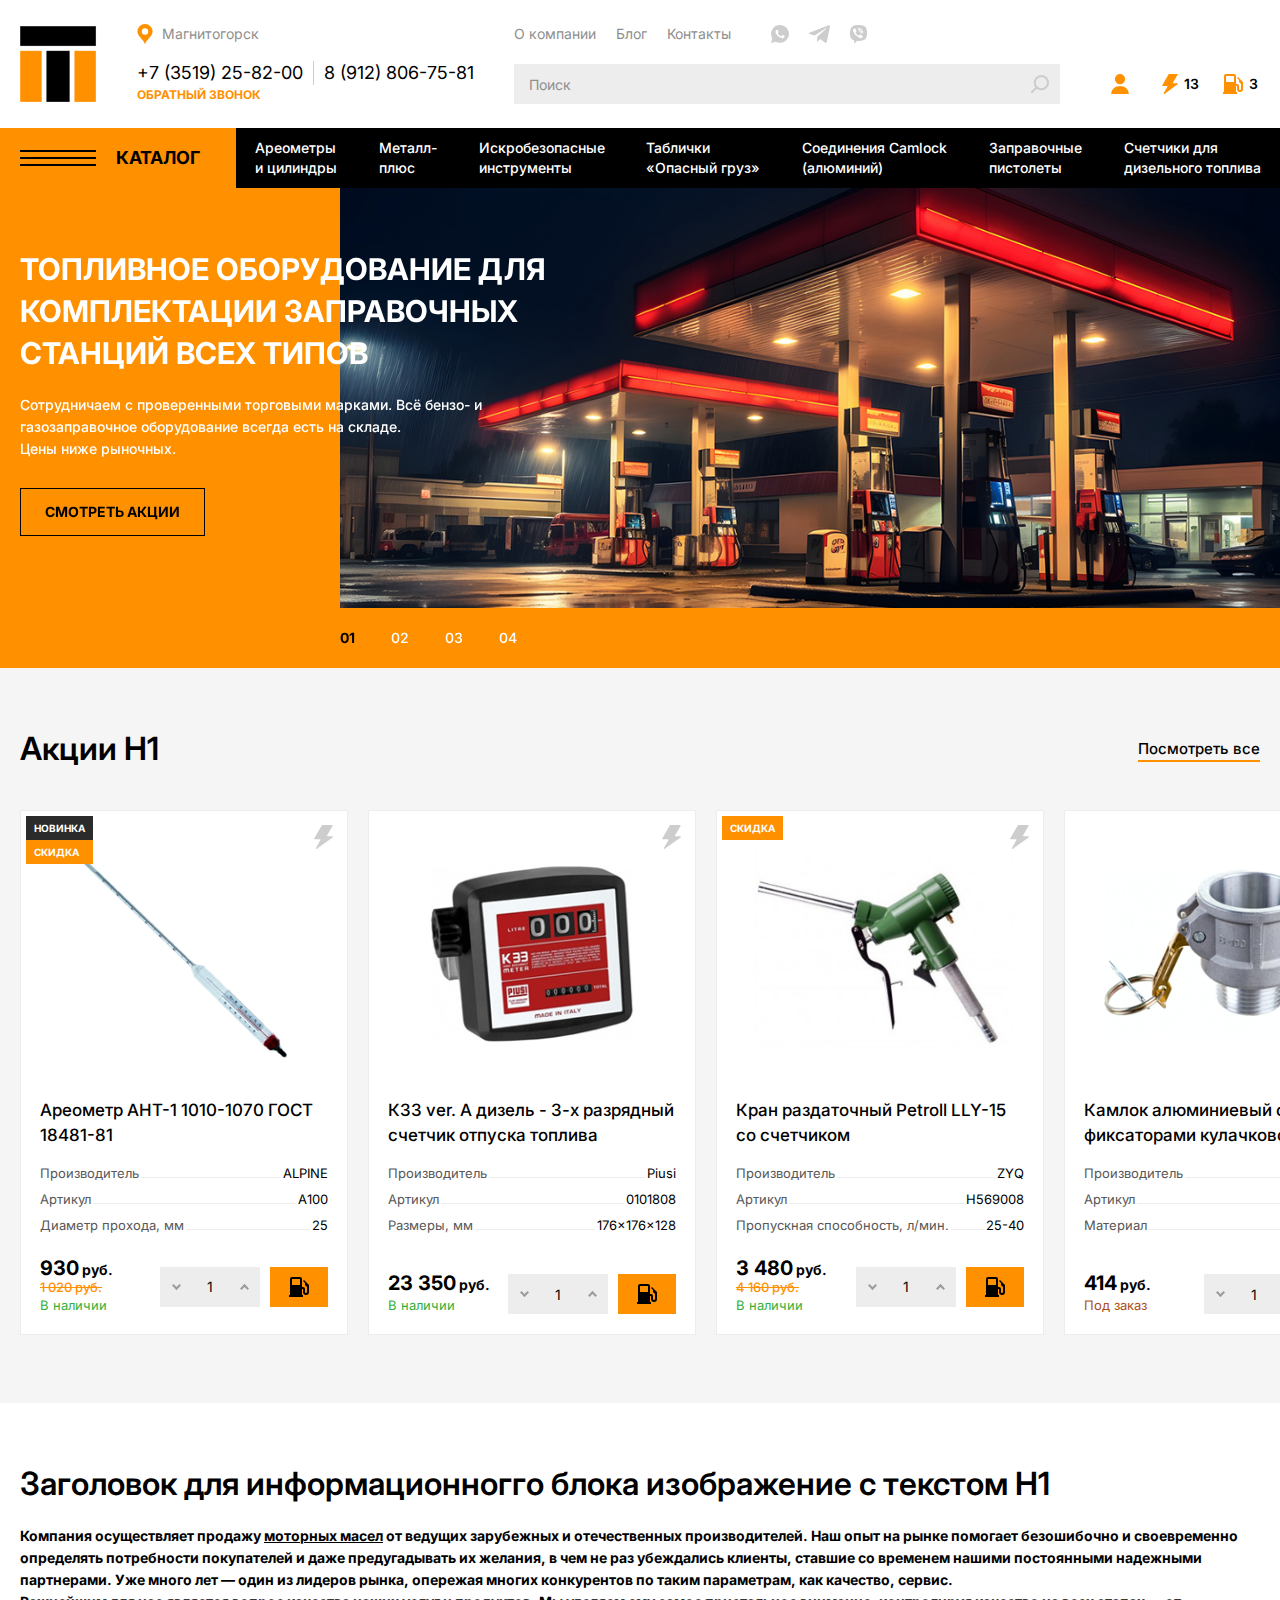
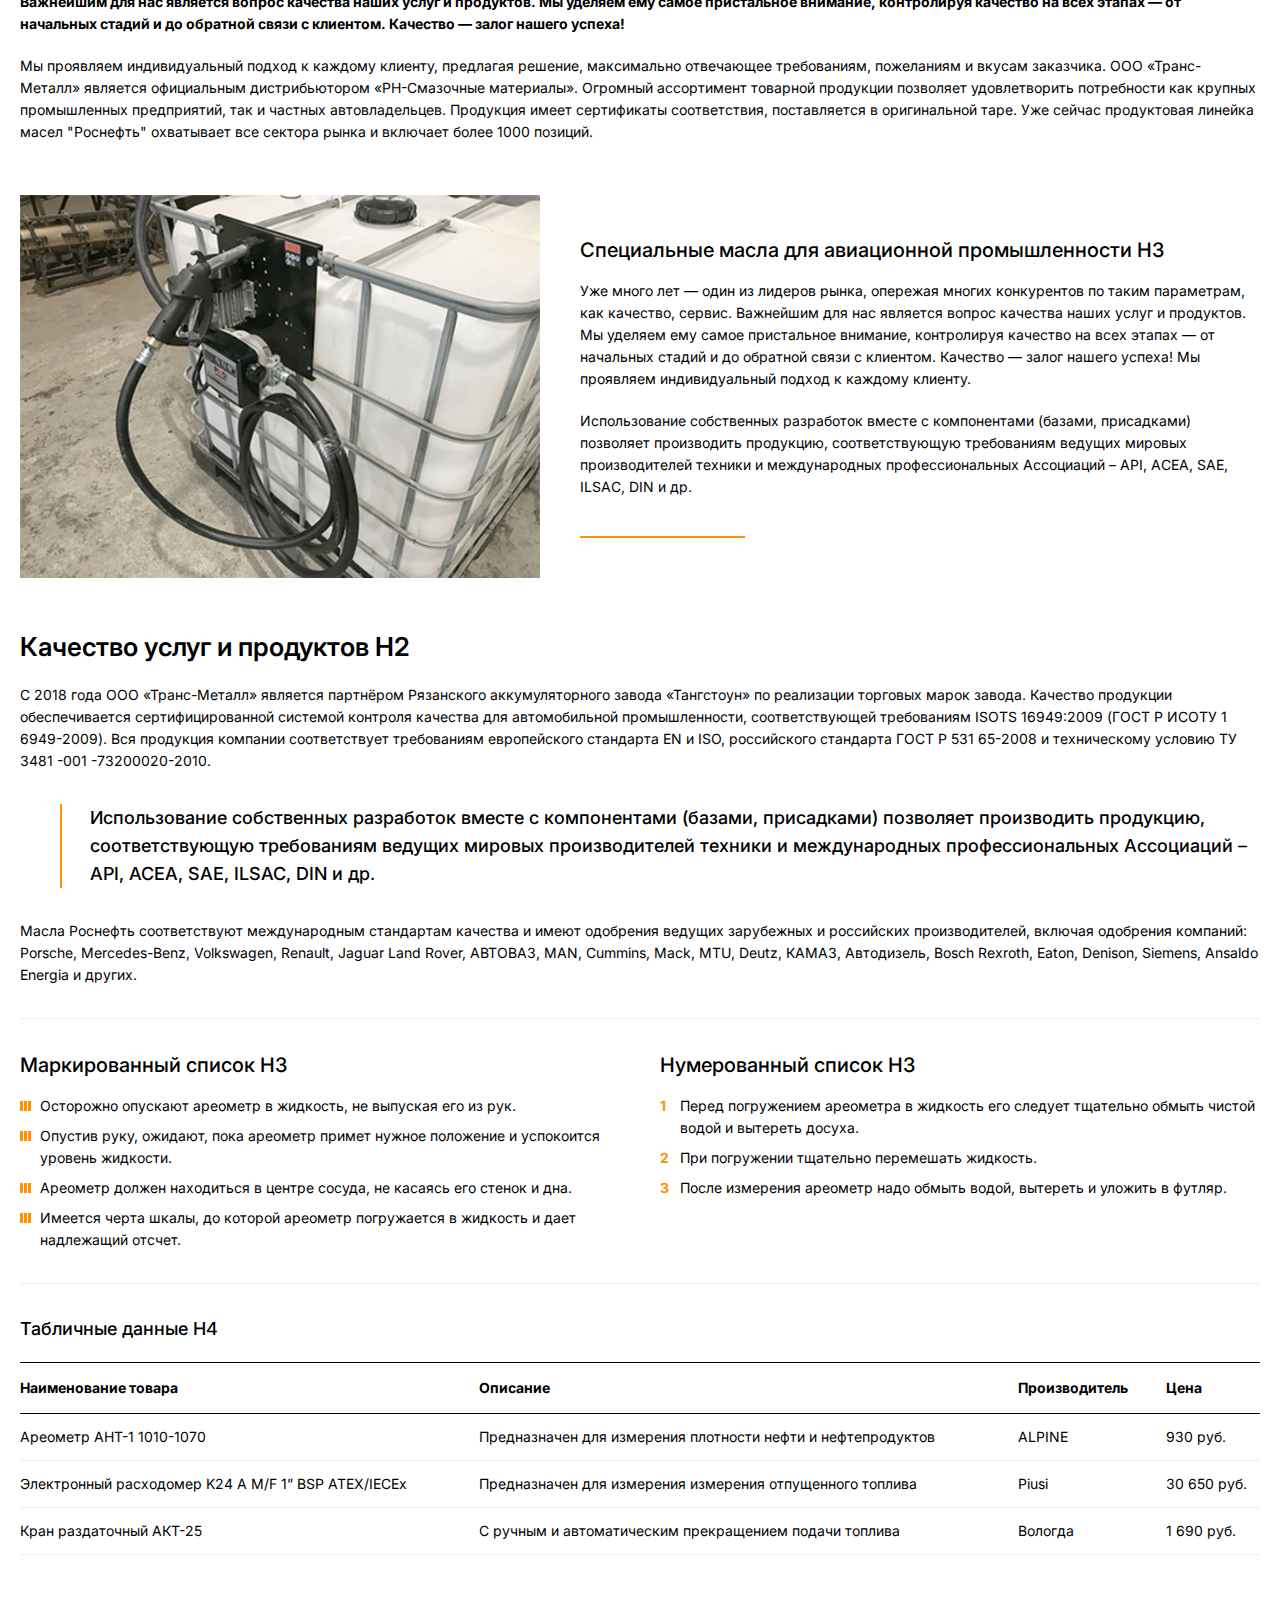
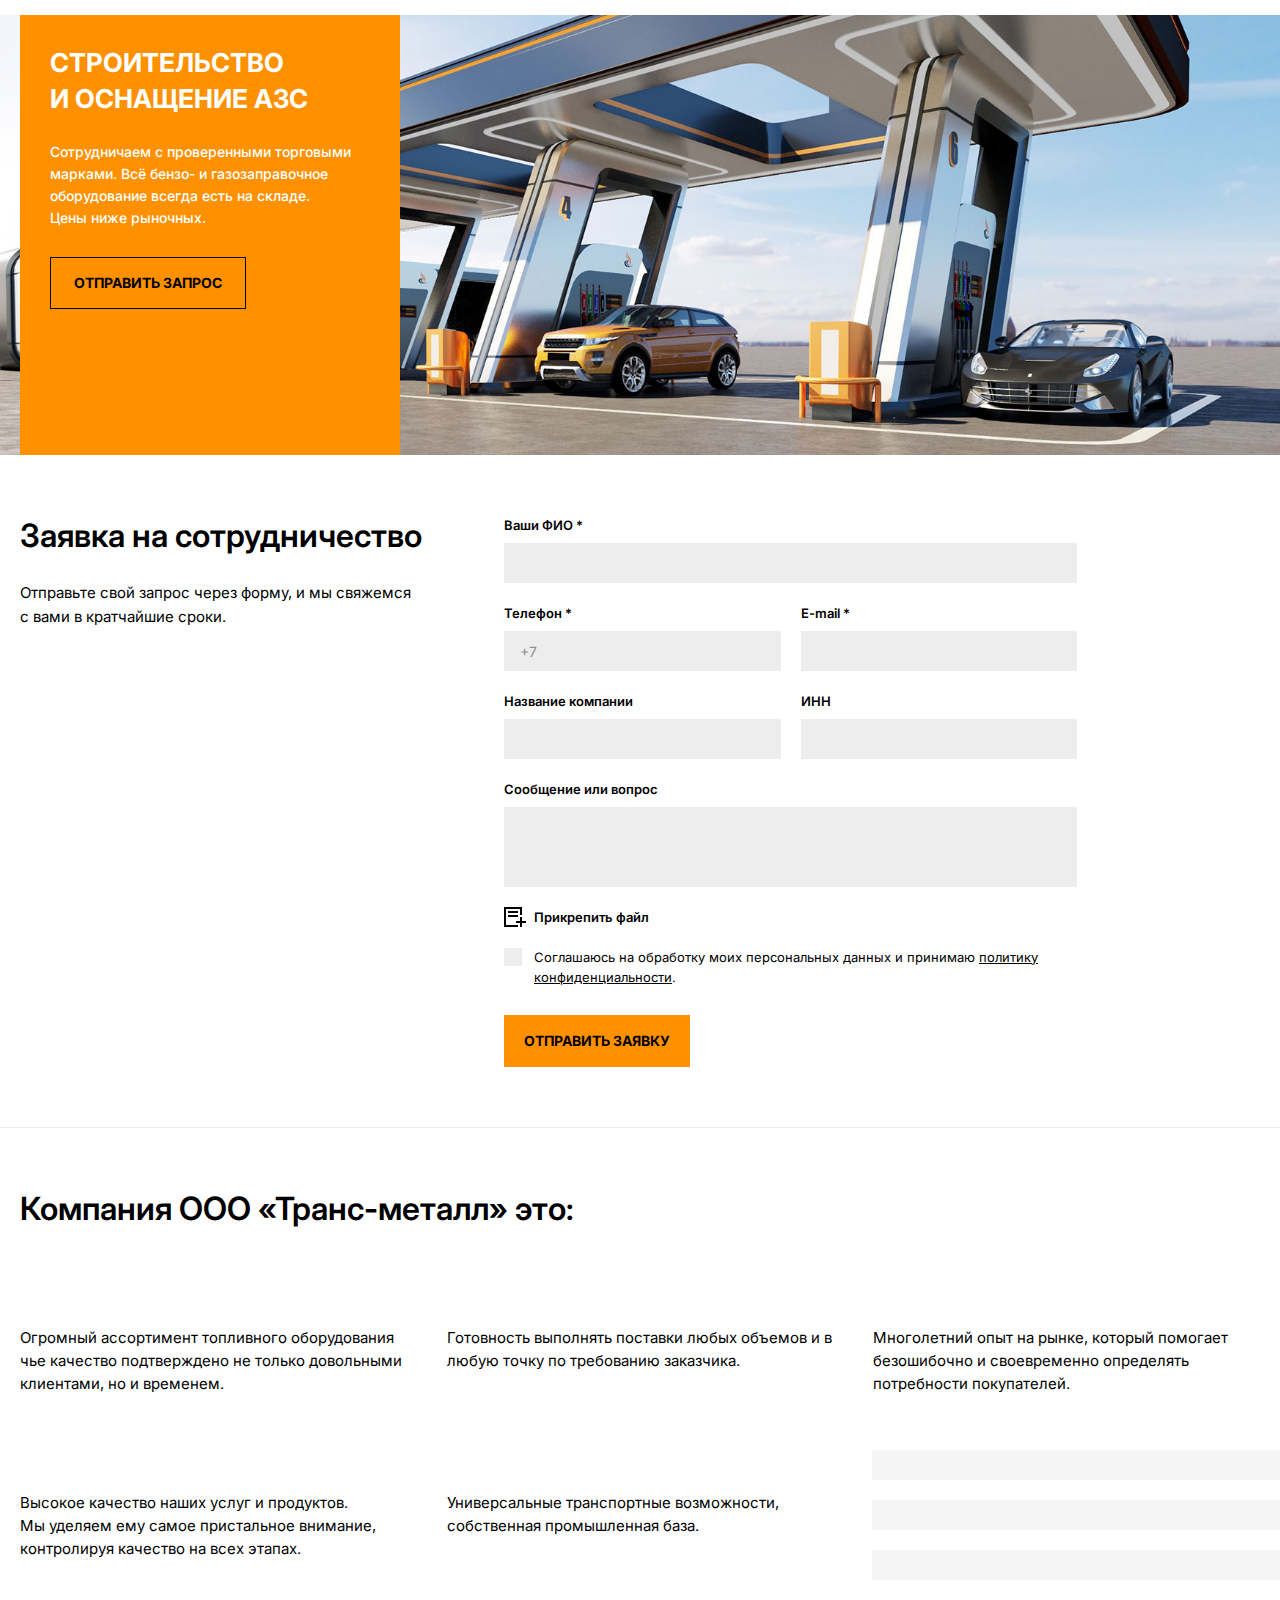
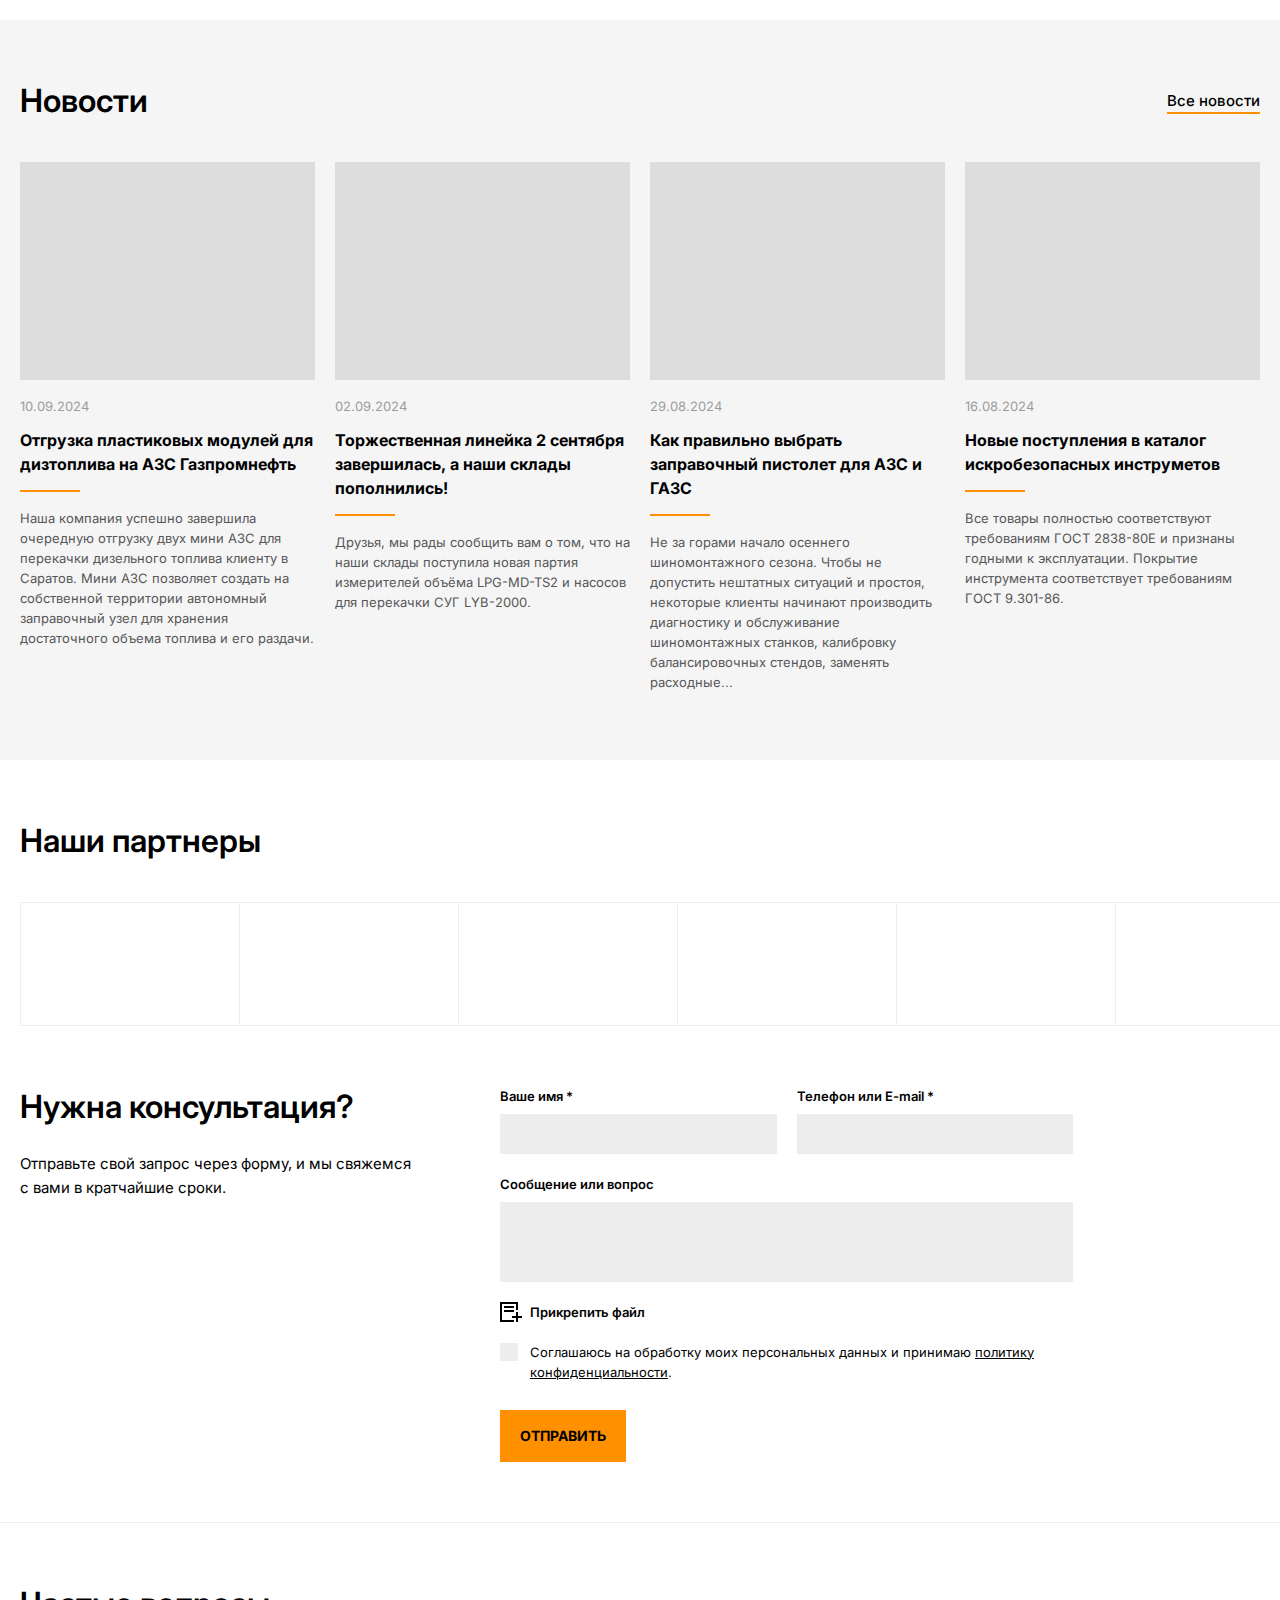
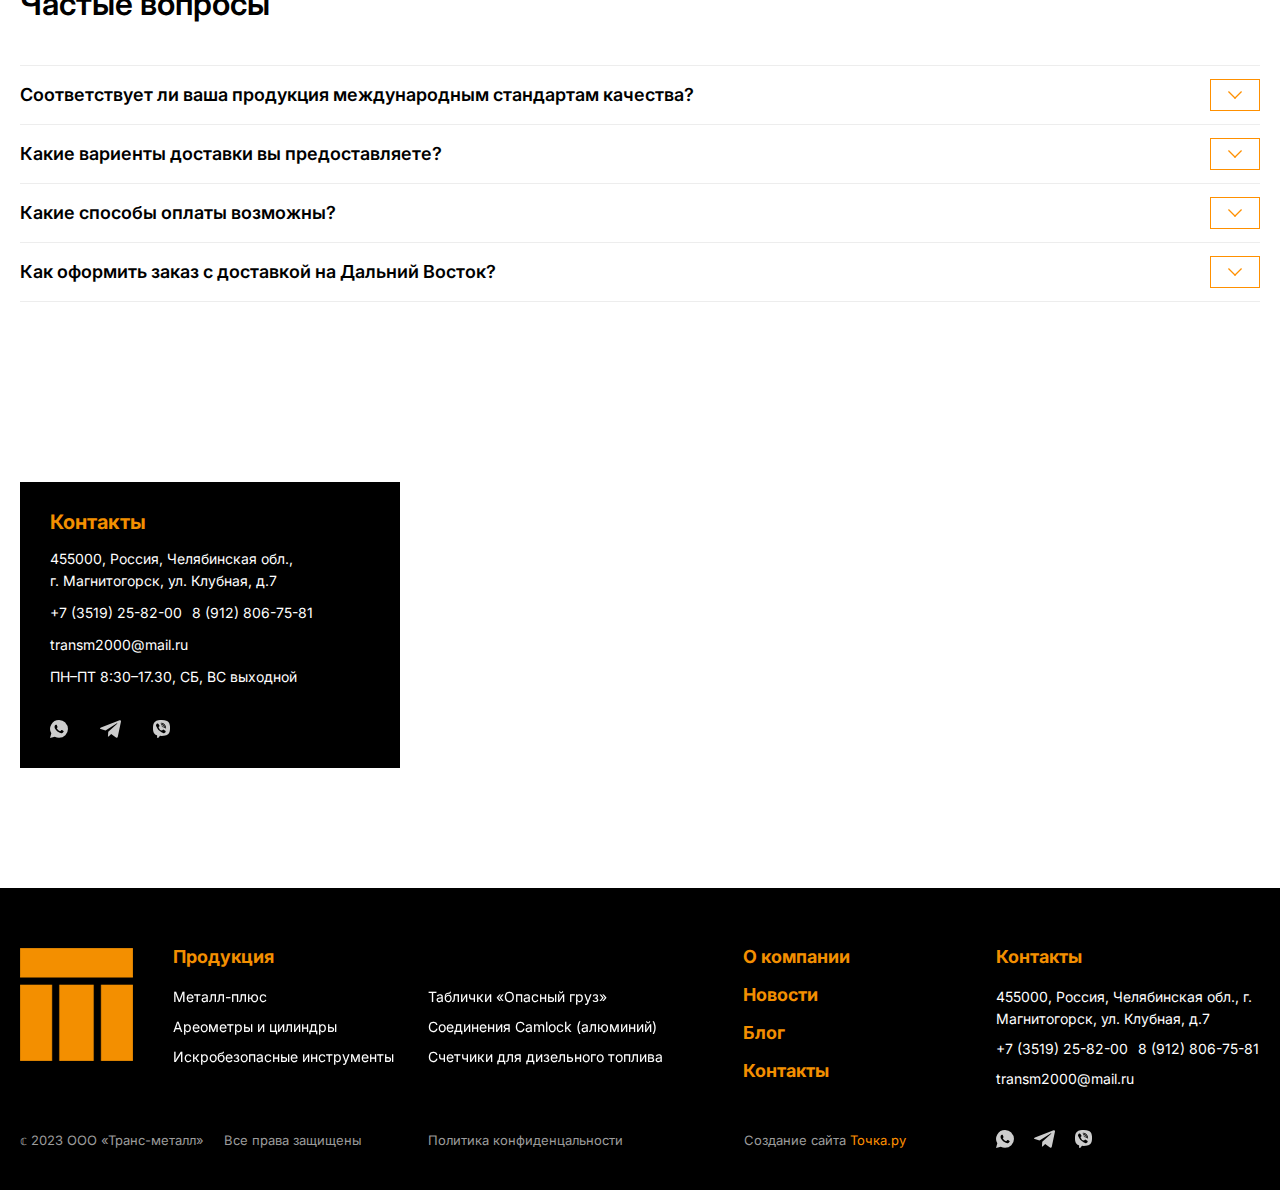
<file: content.html>
<!DOCTYPE html>
<html lang="ru">
	<head>
		<meta http-equiv="Content-Type" content="text/html; charset=utf-8">

		<!-- Adapting the page for mobile devices -->
		<meta name="viewport" content="width=device-width, initial-scale=1, maximum-scale=1">

		<!-- Prohibition of phone number recognition -->
		<meta name="format-detection" content="telephone=no">
		<meta name="SKYPE_TOOLBAR" content ="SKYPE_TOOLBAR_PARSER_COMPATIBLE">

		<!-- Page title -->
		<title>Заголовок страницы</title>

		<!-- Meta description -->
		<meta name="description" content="">

		<!-- Meta Keywords -->
		<meta name="keywords" content="">

		<!-- Site icon, size 32x32, transparency supported. Recommended format: .ico or .png -->
		<link rel="shortcut icon" href="favicon.png">

		<!-- Changing the color of the mobile browser panel -->
		<meta name="msapplication-TileColor" content="#000000">
		<meta name="theme-color" content="#000000">

		<!-- Connecting fonts from Google -->
		<link rel="preconnect" href="https://fonts.googleapis.com">
		<link rel="preconnect" href="https://fonts.gstatic.com" crossorigin>
		<link href="https://fonts.googleapis.com/css2?family=Inter:ital,opsz,wght@0,14..32,100..900;1,14..32,100..900&display=swap" rel="stylesheet">

		<!-- Connecting style files -->
		<link rel="stylesheet" href="css/swiper-bundle.min.css" async>
		<link rel="stylesheet" href="css/swiper.css" async>
		<link rel="stylesheet" href="css/fancybox.css" async>
		<link rel="stylesheet" href="css/ion.rangeSlider.css" async>
		<link rel="stylesheet" href="css/styles.css" async>

		<link rel="stylesheet" href="css/response_1899.css" media="print, (max-width: 1899px)" async>
		<link rel="stylesheet" href="css/response_1439.css" media="print, (max-width: 1439px)" async>
		<link rel="stylesheet" href="css/response_1279.css" media="print, (max-width: 1279px)" async>
		<link rel="stylesheet" href="css/response_1023.css" media="print, (max-width: 1023px)" async>
		<link rel="stylesheet" href="css/response_767.css" media="print, (max-width: 767px)" async>
		<link rel="stylesheet" href="css/response_479.css" media="(max-width: 479px)" async>
	</head>

	<body>
		<div class="wrap">
			<div class="main">
				<header>
					<button class="mob_close_btn"></button>

					<div class="scroll">
						<div class="data">
							<div class="cont row">
								<a href="/" class="logo">
									<img src="images/logo.png" alt="">
									<img src="images/logo_small.png" alt="">
								</a>

								<div class="contacts">
									<div class="location">
										<svg class="icon"><use xlink:href="images/sprite.svg#ic_location"></use></svg>
										<span>Магнитогорск</span>
									</div>

									<div class="phones">
										<div class="phone">
											<a href="tel:+7 (3519) 25-82-00">+7 (3519) 25-82-00</a>
										</div>

										<div class="sep"></div>

										<div class="phone">
											<a href="tel:8 (912) 806-75-81">8 (912) 806-75-81</a>
										</div>
									</div>

									<button class="callback_btn modal_btn" data-modal="callback_modal">ОБРАТНЫЙ ЗВОНОК</button>
								</div>

								<div class="info">
									<div class="links">
										<div><a href="/">О компании</a></div>

										<div><a href="/">Блог</a></div>

										<div><a href="/">Контакты</a></div>
									</div>

									<div class="messengers">
										<a href="/" target="_blank" rel="noopener nofollow" class="whatsapp_link">
											<svg class="icon"><use xlink:href="images/sprite.svg#ic_whatsapp"></use></svg>
										</a>

										<a href="/" target="_blank" rel="noopener nofollow" class="tg_link">
											<svg class="icon"><use xlink:href="images/sprite.svg#ic_tg"></use></svg>
										</a>

										<a href="/" target="_blank" rel="noopener nofollow" class="viber_link">
											<svg class="icon"><use xlink:href="images/sprite.svg#ic_viber"></use></svg>
										</a>
									</div>

									<form action="" class="search">
										<div class="field">
											<input type="text" name="" value="" class="input" placeholder="Поиск">
										</div>

										<button type="submit" class="submit_btn">
											<svg class="icon"><use xlink:href="images/sprite.svg#ic_search"></use></svg>
										</button>
									</form>
								</div>

								<div class="links_icons">
									<div class="account">
										<button class="btn modal_btn" data-modal="login_modal">
											<svg class="icon"><use xlink:href="images/sprite.svg#ic_user"></use></svg>
										</button>
									</div>

									<div class="favorite">
										<a href="/" class="btn">
											<svg class="icon"><use xlink:href="images/sprite.svg#ic_favorite"></use></svg>
											<span>13</span>
										</a>
									</div>

									<div class="cart">
										<a href="/" class="btn">
											<svg class="icon"><use xlink:href="images/sprite.svg#ic_cart"></use></svg>
											<span>3</span>
										</a>
									</div>
								</div>
							</div>
						</div>

						<div class="bottom">
							<div class="cont row">
								<div class="catalog modal_cont">
									<button class="btn mini_modal_btn" data-modal-id="#catalog_modal">
										<svg class="icon"><use xlink:href="images/sprite.svg#ic_menu"></use></svg>
										<span>КАТАЛОГ</span>
									</button>

									<div class="mini_modal" id="catalog_modal">
										<div class="cont">
											<div class="row">
												<div class="col">
													<div class="item">
														<div class="main">
															<a href="/">Ареометры и цилиндры</a>
														</div>

														<div class="sub">
															<div><a href="/">Мерники</a></div>

															<div><a href="/">Метроштоки</a></div>

															<div><a href="/">Рулетки</a></div>

															<div><a href="/">Индикаторная паста</a></div>

															<div><a href="/">Пробоотборники</a></div>

															<div><a href="/">Октанометры</a></div>

															<div><a href="/">Заборные ведра</a></div>
														</div>
													</div>
												</div>

												<div class="col">
													<div class="item">
														<div class="main">
															<a href="/">Металл-плюс</a>
														</div>

														<div class="sub">
															<div><a href="/">Колонки и счетчики</a></div>

															<div><a href="/">Фильтры для газа</a></div>

															<div><a href="/">Струбцины и пистолеты</a></div>

															<div><a href="/">Байпасные клапаны</a></div>

															<div><a href="/">Клапаны для емкостей</a></div>

															<div><a href="/">Клапаны трубопровода</a></div>

															<div><a href="/">Шланги, рукава сливные</a></div>

															<div><a href="/">Насосы для газа (СУГ)</a></div>

															<div><a href="/">Металлорукава</a></div>
														</div>
													</div>
												</div>

												<div class="col">
													<div class="item">
														<div class="main">
															<a href="/">Искробезопасные инструменты</a>
														</div>
													</div>

													<div class="item">
														<div class="main">
															<a href="/">Таблички «Опасный груз»</a>
														</div>
													</div>

													<div class="item">
														<div class="main">
															<a href="/">Соединения Camlock (алюминий)</a>
														</div>
													</div>
												</div>

												<div class="col">
													<div class="item">
														<div class="main">
															<a href="/">Заправочные пистолеты</a>
														</div>

														<div class="sub columns">
															<div>
																<div><a href="/">ZVA Elaflex</a></div>

																<div><a href="/">OPW (США)</a></div>

																<div><a href="/">Россия</a></div>

																<div><a href="/">ZYQ (Китай)</a></div>

																<div><a href="/">BAOTAI</a></div>

																<div><a href="/">AILE</a></div>

																<div><a href="/">PIUSI</a></div>
															</div>

															<div>
																<div><a href="/">Adam Pumps</a></div>

																<div><a href="/">Пистолеты для масла</a></div>

																<div><a href="/">Пистолеты для бензина, ДТ</a></div>

																<div><a href="/">Пистолеты для газа (LPG)</a></div>

																<div><a href="/">Краны-счетчики</a></div>

																<div><a href="/">Комплектующие и запасные части</a></div>
															</div>
														</div>
													</div>
												</div>

												<div class="col">
													<div class="item">
														<div class="main">
															<a href="/">Счетчики для дизельного топлива</a>
														</div>

														<div class="sub">
															<div><a href="/">Счетчики/Расходомеры "Piusi"</a></div>

															<div><a href="/">Счетчики "China"</a></div>

															<div><a href="/">Счетчики топлива "Benza"</a></div>

															<div><a href="/">Счетчики АЗС отечественного производства</a></div>

															<div><a href="/">Счетчики жидкости ППО</a></div>

															<div><a href="/">Счетчики жидкости ППВ</a></div>

															<div><a href="/">Электронные расходомеры</a></div>
														</div>
													</div>
												</div>
											</div>
										</div>
									</div>
								</div>

								<nav class="categories">
									<div class="item">
										<a href="/">Ареометры<br> и цилиндры</a>
									</div>

									<div class="item">
										<a href="/">Металл-<br> плюс</a>
									</div>

									<div class="item">
										<a href="/">Искробезопасные<br> инструменты</a>
									</div>

									<div class="item">
										<a href="/">Таблички<br> «Опасный груз»</a>
									</div>

									<div class="item">
										<a href="/">Соединения Camlock<br> (алюминий)</a>
									</div>

									<div class="item">
										<a href="/">Заправочные<br> пистолеты</a>
									</div>

									<div class="item">
										<a href="/">Счетчики для<br> дизельного топлива</a>
									</div>
								</nav>
							</div>
						</div>
					</div>
				</header>


				<section class="mob_header">
					<div class="cont row">
						<a href="/" class="logo">
							<img src="images/logo.png" alt="">
							<img src="images/logo_small.png" alt="">
						</a>

						<div class="links_icons">
							<div class="account">
								<button class="btn modal_btn" data-modal="login_modal">
									<svg class="icon"><use xlink:href="images/sprite.svg#ic_user"></use></svg>
								</button>
							</div>

							<div class="favorite">
								<a href="/" class="btn">
									<svg class="icon"><use xlink:href="images/sprite.svg#ic_favorite"></use></svg>
									<span>13</span>
								</a>
							</div>

							<div class="cart">
								<a href="/" class="btn">
									<svg class="icon"><use xlink:href="images/sprite.svg#ic_cart"></use></svg>
									<span>3</span>
								</a>
							</div>

							<div class="btn mob_menu_btn">
								<button class="btn">
									<span></span>
								</button>
							</div>
						</div>
					</div>
				</section>


				<section class="mob_search">
					<div class="cont">
						<form action="">
							<div class="field">
								<input type="text" name="" value="" class="input" placeholder="Поиск">
							</div>

							<button type="submit" class="submit_btn">
								<svg class="icon"><use xlink:href="images/sprite.svg#ic_search"></use></svg>
							</button>
						</form>
					</div>
				</section>


				<section class="main_slider">
					<div class="swiper">
						<div class="swiper-wrapper">
							<div class="swiper-slide">
								<div class="cont">
									<div class="data">
										<div class="title">ТОПЛИВНОЕ ОБОРУДОВАНИЕ ДЛЯ<br> КОМПЛЕКТАЦИИ ЗАПРАВОЧНЫХ<br> СТАНЦИЙ ВСЕХ ТИПОВ</div>

										<div class="desc">Сотрудничаем с проверенными торговыми марками. Всё бензо- и газозаправочное оборудование всегда есть на складе.<br> Цены ниже рыночных.</div>

										<a href="/" class="link">СМОТРЕТЬ АКЦИИ</a>
									</div>
								</div>

								<img src="images/tmp/main_slider_img.jpg" alt="" class="img" loading="lazy">
							</div>

							<div class="swiper-slide">
								<div class="cont">
									<div class="data">
										<div class="title">ТОПЛИВНОЕ ОБОРУДОВАНИЕ ДЛЯ<br> КОМПЛЕКТАЦИИ ЗАПРАВОЧНЫХ<br> СТАНЦИЙ ВСЕХ ТИПОВ</div>

										<div class="desc">Сотрудничаем с проверенными торговыми марками. Всё бензо- и газозаправочное оборудование всегда есть на складе.<br> Цены ниже рыночных.</div>

										<a href="/" class="link">СМОТРЕТЬ АКЦИИ</a>
									</div>
								</div>

								<img src="images/tmp/main_slider_img.jpg" alt="" class="img" loading="lazy">
							</div>

							<div class="swiper-slide">
								<div class="cont">
									<div class="data">
										<div class="title">ТОПЛИВНОЕ ОБОРУДОВАНИЕ ДЛЯ<br> КОМПЛЕКТАЦИИ ЗАПРАВОЧНЫХ<br> СТАНЦИЙ ВСЕХ ТИПОВ</div>

										<div class="desc">Сотрудничаем с проверенными торговыми марками. Всё бензо- и газозаправочное оборудование всегда есть на складе.<br> Цены ниже рыночных.</div>

										<a href="/" class="link">СМОТРЕТЬ АКЦИИ</a>
									</div>
								</div>

								<img src="images/tmp/main_slider_img.jpg" alt="" class="img" loading="lazy">
							</div>

							<div class="swiper-slide">
								<div class="cont">
									<div class="data">
										<div class="title">ТОПЛИВНОЕ ОБОРУДОВАНИЕ ДЛЯ<br> КОМПЛЕКТАЦИИ ЗАПРАВОЧНЫХ<br> СТАНЦИЙ ВСЕХ ТИПОВ</div>

										<div class="desc">Сотрудничаем с проверенными торговыми марками. Всё бензо- и газозаправочное оборудование всегда есть на складе.<br> Цены ниже рыночных.</div>

										<a href="/" class="link">СМОТРЕТЬ АКЦИИ</a>
									</div>
								</div>

								<img src="images/tmp/main_slider_img.jpg" alt="" class="img" loading="lazy">
							</div>
						</div>

						<button class="swiper-button-prev">
							<svg class="icon"><use xlink:href="images/sprite.svg#ic_arr_hor"></use></svg>
						</button>

						<button class="swiper-button-next">
							<svg class="icon"><use xlink:href="images/sprite.svg#ic_arr_hor"></use></svg>
						</button>

						<div class="swiper-pagination"></div>
					</div>
				</section>


				<section class="products block bg">
					<div class="cont">
						<div class="block_head">
							<div class="title">Акции H1</div>

							<div class="all_link">
								<a href="/">Посмотреть все</a>
							</div>
						</div>

						<div class="swiper">
							<div class="swiper-wrapper">
								<div class="swiper-slide">
									<div class="product">
										<div class="stickers">
											<div><div class="sticker">НОВИНКА</div></div>
											<div><div class="sticker orange">СКИДКА</div></div>
										</div>

										<button class="favorite_btn">
											<svg class="icon"><use xlink:href="images/sprite.svg#ic_favorite"></use></svg>

											<div class="tooltip">
												<span>Добавить в избранное</span>
												<span>Удалить из избранного</span>
											</div>
										</button>

										<a href="/" class="thumb">
											<img src="images/tmp/product_thumb1.png" alt="" loading="lazy">
										</a>

										<div class="name">
											<a href="/">Ареометр АНТ-1 1010-1070 ГОСТ 18481-81</a>
										</div>

										<div class="features">
											<div>
												<div class="label">Производитель</div>
												<div class="line"></div>
												<div class="val">ALPINE</div>
											</div>

											<div>
												<div class="label">Артикул</div>
												<div class="line"></div>
												<div class="val">A100</div>
											</div>

											<div>
												<div class="label">Диаметр прохода, мм</div>
												<div class="line"></div>
												<div class="val">25</div>
											</div>
										</div>

										<div class="buy">
											<div>
												<div class="price">
													<div class="val"><span>930</span> руб.</div>
													<div class="old">1 020 руб.</div>
												</div>

												<div class="status green">В наличии</div>
											</div>

											<div class="amount">
												<button type="button" class="btn minus">
													<svg class="icon"><use xlink:href="images/sprite.svg#ic_arr_ver"></use></svg>
												</button>

												<input type="text" value="1" class="input" data-minimum="1" data-maximum="99" data-step="1" data-unit="" maxlength="2">

												<button type="button" class="btn plus">
													<svg class="icon"><use xlink:href="images/sprite.svg#ic_arr_ver"></use></svg>
												</button>
											</div>

											<button class="buy_btn">
												<svg class="icon"><use xlink:href="images/sprite.svg#ic_cart"></use></svg>
												<svg class="icon"><use xlink:href="images/sprite.svg#ic_cart_a"></use></svg>

												<div class="tooltip">
													<span>Добавить в корзину</span>
													<span>Товар в корзине</span>
												</div>
											</button>
										</div>
									</div>
								</div>

								<div class="swiper-slide">
									<div class="product">
										<button class="favorite_btn">
											<svg class="icon"><use xlink:href="images/sprite.svg#ic_favorite"></use></svg>

											<div class="tooltip">
												<span>Добавить в избранное</span>
												<span>Удалить из избранного</span>
											</div>
										</button>

										<a href="/" class="thumb">
											<img src="images/tmp/product_thumb2.png" alt="" loading="lazy">
										</a>

										<div class="name">
											<a href="/">К33 ver. A дизель - 3-х разрядный счетчик отпуска топлива</a>
										</div>

										<div class="features">
											<div>
												<div class="label">Производитель</div>
												<div class="line"></div>
												<div class="val">Piusi</div>
											</div>

											<div>
												<div class="label">Артикул</div>
												<div class="line"></div>
												<div class="val">0101808</div>
											</div>

											<div>
												<div class="label">Размеры, мм</div>
												<div class="line"></div>
												<div class="val">176x176x128</div>
											</div>
										</div>

										<div class="buy">
											<div>
												<div class="price">
													<div class="val"><span>23 350</span> руб.</div>
												</div>

												<div class="status green">В наличии</div>
											</div>

											<div class="amount">
												<button type="button" class="btn minus">
													<svg class="icon"><use xlink:href="images/sprite.svg#ic_arr_ver"></use></svg>
												</button>

												<input type="text" value="1" class="input" data-minimum="1" data-maximum="99" data-step="1" data-unit="" maxlength="2">

												<button type="button" class="btn plus">
													<svg class="icon"><use xlink:href="images/sprite.svg#ic_arr_ver"></use></svg>
												</button>
											</div>

											<button class="buy_btn">
												<svg class="icon"><use xlink:href="images/sprite.svg#ic_cart"></use></svg>
												<svg class="icon"><use xlink:href="images/sprite.svg#ic_cart_a"></use></svg>

												<div class="tooltip">
													<span>Добавить в корзину</span>
													<span>Товар в корзине</span>
												</div>
											</button>
										</div>
									</div>
								</div>

								<div class="swiper-slide">
									<div class="product">
										<div class="stickers">
											<div><div class="sticker orange">СКИДКА</div></div>
										</div>

										<button class="favorite_btn">
											<svg class="icon"><use xlink:href="images/sprite.svg#ic_favorite"></use></svg>

											<div class="tooltip">
												<span>Добавить в избранное</span>
												<span>Удалить из избранного</span>
											</div>
										</button>

										<a href="/" class="thumb">
											<img src="images/tmp/product_thumb3.png" alt="" loading="lazy">
										</a>

										<div class="name">
											<a href="/">Кран раздаточный Petroll LLY-15 со счетчиком</a>
										</div>

										<div class="features">
											<div>
												<div class="label">Производитель</div>
												<div class="line"></div>
												<div class="val">ZYQ</div>
											</div>

											<div>
												<div class="label">Артикул</div>
												<div class="line"></div>
												<div class="val">H569008</div>
											</div>

											<div>
												<div class="label">Пропускная способность, л/мин.</div>
												<div class="line"></div>
												<div class="val">25-40</div>
											</div>
										</div>

										<div class="buy">
											<div>
												<div class="price">
													<div class="val"><span>3 480</span> руб.</div>
													<div class="old">4 160 руб.</div>
												</div>

												<div class="status green">В наличии</div>
											</div>

											<div class="amount">
												<button type="button" class="btn minus">
													<svg class="icon"><use xlink:href="images/sprite.svg#ic_arr_ver"></use></svg>
												</button>

												<input type="text" value="1" class="input" data-minimum="1" data-maximum="99" data-step="1" data-unit="" maxlength="2">

												<button type="button" class="btn plus">
													<svg class="icon"><use xlink:href="images/sprite.svg#ic_arr_ver"></use></svg>
												</button>
											</div>

											<button class="buy_btn">
												<svg class="icon"><use xlink:href="images/sprite.svg#ic_cart"></use></svg>
												<svg class="icon"><use xlink:href="images/sprite.svg#ic_cart_a"></use></svg>

												<div class="tooltip">
													<span>Добавить в корзину</span>
													<span>Товар в корзине</span>
												</div>
											</button>
										</div>
									</div>
								</div>

								<div class="swiper-slide">
									<div class="product">
										<button class="favorite_btn">
											<svg class="icon"><use xlink:href="images/sprite.svg#ic_favorite"></use></svg>

											<div class="tooltip">
												<span>Добавить в избранное</span>
												<span>Удалить из избранного</span>
											</div>
										</button>

										<a href="/" class="thumb">
											<img src="images/tmp/product_thumb4.png" alt="" loading="lazy">
										</a>

										<div class="name">
											<a href="/">Камлок алюминиевый с фиксаторами кулачкового типа</a>
										</div>

										<div class="features">
											<div>
												<div class="label">Производитель</div>
												<div class="line"></div>
												<div class="val">Braex</div>
											</div>

											<div>
												<div class="label">Артикул</div>
												<div class="line"></div>
												<div class="val">14420-7</div>
											</div>

											<div>
												<div class="label">Материал</div>
												<div class="line"></div>
												<div class="val">Алюминий</div>
											</div>
										</div>

										<div class="buy">
											<div>
												<div class="price">
													<div class="val"><span>414</span> руб.</div>
												</div>

												<div class="status brown">Под заказ</div>
											</div>

											<div class="amount">
												<button type="button" class="btn minus">
													<svg class="icon"><use xlink:href="images/sprite.svg#ic_arr_ver"></use></svg>
												</button>

												<input type="text" value="1" class="input" data-minimum="1" data-maximum="99" data-step="1" data-unit="" maxlength="2">

												<button type="button" class="btn plus">
													<svg class="icon"><use xlink:href="images/sprite.svg#ic_arr_ver"></use></svg>
												</button>
											</div>

											<button class="buy_btn">
												<svg class="icon"><use xlink:href="images/sprite.svg#ic_cart"></use></svg>
												<svg class="icon"><use xlink:href="images/sprite.svg#ic_cart_a"></use></svg>

												<div class="tooltip">
													<span>Добавить в корзину</span>
													<span>Товар в корзине</span>
												</div>
											</button>
										</div>
									</div>
								</div>

								<div class="swiper-slide">
									<div class="product">
										<div class="stickers">
											<div><div class="sticker">НОВИНКА</div></div>
											<div><div class="sticker orange">СКИДКА</div></div>
										</div>

										<button class="favorite_btn">
											<svg class="icon"><use xlink:href="images/sprite.svg#ic_favorite"></use></svg>

											<div class="tooltip">
												<span>Добавить в избранное</span>
												<span>Удалить из избранного</span>
											</div>
										</button>

										<a href="/" class="thumb">
											<img src="images/tmp/product_thumb1.png" alt="" loading="lazy">
										</a>

										<div class="name">
											<a href="/">Ареометр АНТ-1 1010-1070 ГОСТ 18481-81</a>
										</div>

										<div class="features">
											<div>
												<div class="label">Производитель</div>
												<div class="line"></div>
												<div class="val">ALPINE</div>
											</div>

											<div>
												<div class="label">Артикул</div>
												<div class="line"></div>
												<div class="val">A100</div>
											</div>

											<div>
												<div class="label">Диаметр прохода, мм</div>
												<div class="line"></div>
												<div class="val">25</div>
											</div>
										</div>

										<div class="buy">
											<div>
												<div class="price">
													<div class="val"><span>930</span> руб.</div>
													<div class="old">1 020 руб.</div>
												</div>

												<div class="status green">В наличии</div>
											</div>

											<div class="amount">
												<button type="button" class="btn minus">
													<svg class="icon"><use xlink:href="images/sprite.svg#ic_arr_ver"></use></svg>
												</button>

												<input type="text" value="1" class="input" data-minimum="1" data-maximum="99" data-step="1" data-unit="" maxlength="2">

												<button type="button" class="btn plus">
													<svg class="icon"><use xlink:href="images/sprite.svg#ic_arr_ver"></use></svg>
												</button>
											</div>

											<button class="buy_btn">
												<svg class="icon"><use xlink:href="images/sprite.svg#ic_cart"></use></svg>
												<svg class="icon"><use xlink:href="images/sprite.svg#ic_cart_a"></use></svg>

												<div class="tooltip">
													<span>Добавить в корзину</span>
													<span>Товар в корзине</span>
												</div>
											</button>
										</div>
									</div>
								</div>

								<div class="swiper-slide">
									<div class="product">
										<button class="favorite_btn">
											<svg class="icon"><use xlink:href="images/sprite.svg#ic_favorite"></use></svg>

											<div class="tooltip">
												<span>Добавить в избранное</span>
												<span>Удалить из избранного</span>
											</div>
										</button>

										<a href="/" class="thumb">
											<img src="images/tmp/product_thumb2.png" alt="" loading="lazy">
										</a>

										<div class="name">
											<a href="/">К33 ver. A дизель - 3-х разрядный счетчик отпуска топлива</a>
										</div>

										<div class="features">
											<div>
												<div class="label">Производитель</div>
												<div class="line"></div>
												<div class="val">Piusi</div>
											</div>

											<div>
												<div class="label">Артикул</div>
												<div class="line"></div>
												<div class="val">0101808</div>
											</div>

											<div>
												<div class="label">Размеры, мм</div>
												<div class="line"></div>
												<div class="val">176x176x128</div>
											</div>
										</div>

										<div class="buy">
											<div>
												<div class="price">
													<div class="val"><span>23 350</span> руб.</div>
												</div>

												<div class="status green">В наличии</div>
											</div>

											<div class="amount">
												<button type="button" class="btn minus">
													<svg class="icon"><use xlink:href="images/sprite.svg#ic_arr_ver"></use></svg>
												</button>

												<input type="text" value="1" class="input" data-minimum="1" data-maximum="99" data-step="1" data-unit="" maxlength="2">

												<button type="button" class="btn plus">
													<svg class="icon"><use xlink:href="images/sprite.svg#ic_arr_ver"></use></svg>
												</button>
											</div>

											<button class="buy_btn">
												<svg class="icon"><use xlink:href="images/sprite.svg#ic_cart"></use></svg>
												<svg class="icon"><use xlink:href="images/sprite.svg#ic_cart_a"></use></svg>

												<div class="tooltip">
													<span>Добавить в корзину</span>
													<span>Товар в корзине</span>
												</div>
											</button>
										</div>
									</div>
								</div>

								<div class="swiper-slide">
									<div class="product">
										<div class="stickers">
											<div><div class="sticker orange">СКИДКА</div></div>
										</div>

										<button class="favorite_btn">
											<svg class="icon"><use xlink:href="images/sprite.svg#ic_favorite"></use></svg>

											<div class="tooltip">
												<span>Добавить в избранное</span>
												<span>Удалить из избранного</span>
											</div>
										</button>

										<a href="/" class="thumb">
											<img src="images/tmp/product_thumb3.png" alt="" loading="lazy">
										</a>

										<div class="name">
											<a href="/">Кран раздаточный Petroll LLY-15 со счетчиком</a>
										</div>

										<div class="features">
											<div>
												<div class="label">Производитель</div>
												<div class="line"></div>
												<div class="val">ZYQ</div>
											</div>

											<div>
												<div class="label">Артикул</div>
												<div class="line"></div>
												<div class="val">H569008</div>
											</div>

											<div>
												<div class="label">Пропускная способность, л/мин.</div>
												<div class="line"></div>
												<div class="val">25-40</div>
											</div>
										</div>

										<div class="buy">
											<div>
												<div class="price">
													<div class="val"><span>3 480</span> руб.</div>
													<div class="old">4 160 руб.</div>
												</div>

												<div class="status green">В наличии</div>
											</div>

											<div class="amount">
												<button type="button" class="btn minus">
													<svg class="icon"><use xlink:href="images/sprite.svg#ic_arr_ver"></use></svg>
												</button>

												<input type="text" value="1" class="input" data-minimum="1" data-maximum="99" data-step="1" data-unit="" maxlength="2">

												<button type="button" class="btn plus">
													<svg class="icon"><use xlink:href="images/sprite.svg#ic_arr_ver"></use></svg>
												</button>
											</div>

											<button class="buy_btn">
												<svg class="icon"><use xlink:href="images/sprite.svg#ic_cart"></use></svg>
												<svg class="icon"><use xlink:href="images/sprite.svg#ic_cart_a"></use></svg>

												<div class="tooltip">
													<span>Добавить в корзину</span>
													<span>Товар в корзине</span>
												</div>
											</button>
										</div>
									</div>
								</div>

								<div class="swiper-slide">
									<div class="product">
										<button class="favorite_btn">
											<svg class="icon"><use xlink:href="images/sprite.svg#ic_favorite"></use></svg>

											<div class="tooltip">
												<span>Добавить в избранное</span>
												<span>Удалить из избранного</span>
											</div>
										</button>

										<a href="/" class="thumb">
											<img src="images/tmp/product_thumb4.png" alt="" loading="lazy">
										</a>

										<div class="name">
											<a href="/">Камлок алюминиевый с фиксаторами кулачкового типа</a>
										</div>

										<div class="features">
											<div>
												<div class="label">Производитель</div>
												<div class="line"></div>
												<div class="val">Braex</div>
											</div>

											<div>
												<div class="label">Артикул</div>
												<div class="line"></div>
												<div class="val">14420-7</div>
											</div>

											<div>
												<div class="label">Материал</div>
												<div class="line"></div>
												<div class="val">Алюминий</div>
											</div>
										</div>

										<div class="buy">
											<div>
												<div class="price">
													<div class="val"><span>414</span> руб.</div>
												</div>

												<div class="status brown">Под заказ</div>
											</div>

											<div class="amount">
												<button type="button" class="btn minus">
													<svg class="icon"><use xlink:href="images/sprite.svg#ic_arr_ver"></use></svg>
												</button>

												<input type="text" value="1" class="input" data-minimum="1" data-maximum="99" data-step="1" data-unit="" maxlength="2">

												<button type="button" class="btn plus">
													<svg class="icon"><use xlink:href="images/sprite.svg#ic_arr_ver"></use></svg>
												</button>
											</div>

											<button class="buy_btn">
												<svg class="icon"><use xlink:href="images/sprite.svg#ic_cart"></use></svg>
												<svg class="icon"><use xlink:href="images/sprite.svg#ic_cart_a"></use></svg>

												<div class="tooltip">
													<span>Добавить в корзину</span>
													<span>Товар в корзине</span>
												</div>
											</button>
										</div>
									</div>
								</div>
							</div>

							<button class="swiper-button-prev">
								<svg class="icon"><use xlink:href="images/sprite.svg#ic_arr_hor"></use></svg>
							</button>

							<button class="swiper-button-next">
								<svg class="icon"><use xlink:href="images/sprite.svg#ic_arr_hor"></use></svg>
							</button>
						</div>
					</div>
				</section>


				<section class="block">
					<div class="cont">
						<div class="text_block">
							<h1>Заголовок для информационногго блока изображение с текстом H1</h1>

							<p><b>Компания осуществляет продажу <a href="/">моторных масел</a> от ведущих зарубежных и отечественных производителей. Наш опыт на рынке помогает безошибочно и своевременно определять потребности покупателей и даже предугадывать их желания, в чем не раз убеждались клиенты, ставшие со временем нашими постоянными надежными партнерами. Уже много лет — один из лидеров рынка, опережая многих конкурентов по таким параметрам, как качество, сервис.<br> Важнейшим для нас является вопрос качества наших услуг и продуктов. Мы уделяем ему самое пристальное внимание, контролируя качество на всех этапах — от начальных стадий и до обратной связи с клиентом. Качество — залог нашего успеха!</b></p>

							<p>Мы проявляем индивидуальный подход к каждому клиенту, предлагая решение, максимально отвечающее требованиям, пожеланиям и вкусам заказчика. ООО «Транс-Металл» является официальным дистрибьютором «РН-Смазочные материалы». Огромный ассортимент товарной продукции позволяет удовлетворить потребности как крупных промышленных предприятий, так и частных автовладельцев. Продукция имеет сертификаты соответствия, поставляется в оригинальной таре. Уже сейчас продуктовая линейка масел "Роснефть" охватывает все сектора рынка и включает более 1000 позиций.</p>

							<div class="image">
								<figure>
									<img src="images/tmp/text_img.jpg" alt="">
								</figure>

								<div>
									<h3>Специальные масла для авиационной промышленности H3</h3>

									<p>Уже много лет — один из лидеров рынка, опережая многих конкурентов по таким параметрам, как качество, сервис. Важнейшим для нас является вопрос качества наших услуг и продуктов. Мы уделяем ему самое пристальное внимание, контролируя качество на всех этапах — от начальных стадий и до обратной связи с клиентом. Качество — залог нашего успеха! Мы проявляем индивидуальный подход к каждому клиенту.</p>

									<p>Использование собственных разработок вместе с компонентами (базами, присадками) позволяет производить продукцию, соответствующую требованиям ведущих мировых производителей техники и международных профессиональных Ассоциаций – API, ACEA, SAE, ILSAC, DIN и др.</p>
								</div>
							</div>

							<h2>Качество услуг и продуктов H2</h2>

							<p>С 2018 года ООО «Транс-Металл» является партнёром Рязанского аккумуляторного завода «Тангстоун» по реализации торговых марок завода. Качество продукции обеспечивается сертифицированной системой контроля качества для автомобильной промышленности, соответствующей требованиям ISOTS 16949:2009 (ГОСТ Р ИСОТУ 1 6949-2009). Вся продукция компании соответствует требованиям европейского стандарта EN и ISO, российского стандарта ГОСТ Р 531 65-2008 и техническому условию ТУ 3481 -001 -73200020-2010.</p>

							<blockquote>Использование собственных разработок вместе с компонентами (базами, присадками) позволяет производить продукцию, соответствующую требованиям ведущих мировых производителей техники и международных профессиональных Ассоциаций – API, ACEA, SAE, ILSAC, DIN и др.</blockquote>

							<p>Масла Роснефть соответствуют международным стандартам качества и имеют одобрения ведущих зарубежных и российских производителей, включая одобрения компаний: Porsсhe, Mercedes-Benz, Volkswagen, Renault, Jaguar Land Rover, АВТОВАЗ, MAN, Cummins, Mack, MTU, Deutz, КАМАЗ, Автодизель, Bosch Rexroth, Eaton, Denison, Siemens, Ansaldo Energia и других.</p>

							<hr>

							<div class="cols">
								<div class="col">
									<h3>Маркированный список H3</h3>

									<ul>
										<li>Осторожно опускают ареометр в жидкость, не выпуская его из рук.</li>

										<li>Опустив руку, ожидают, пока ареометр примет нужное положение и успокоится уровень жидкости.</li>

										<li>Ареометр должен находиться в центре сосуда, не касаясь его стенок и дна.</li>

										<li>Имеется черта шкалы, до которой ареометр погружается в жидкость и дает надлежащий отсчет.</li>
									</ul>
								</div>

								<div class="col">
									<h3>Нумерованный список H3</h3>

									<ol>
										<li>Перед погружением ареометра в жидкость его следует тщательно обмыть чистой водой и вытереть досуха.</li>

										<li>При погружении тщательно перемешать жидкость.</li>

										<li>После измерения ареометр надо обмыть водой, вытереть и уложить в футляр.</li>
									</ol>
								</div>
							</div>

							<hr>

							<h4>Табличные данные H4</h4>

							<div class="table_wrap">
								<table>
									<thead>
										<tr>
											<th>Наименование товара</th>
											<th>Описание</th>
											<th>Производитель</th>
											<th>Цена</th>
										</tr>
									</thead>

									<tbody>
										<tr>
											<td>Ареометр АНТ-1 1010-1070</td>
											<td>Предназначен для измерения плотности нефти и нефтепродуктов</td>
											<td>ALPINE</td>
											<td class="nowrap">930 руб.</td>
										</tr>

										<tr>
											<td>Электронный расходомер K24 A M/F 1” BSP ATEX/IECEx</td>
											<td>Предназначен для измерения измерения отпущенного топлива</td>
											<td>Piusi</td>
											<td class="nowrap">30 650 руб.</td>
										</tr>

										<tr>
											<td>Кран раздаточный АКТ-25</td>
											<td>C ручным и автоматическим прекращением подачи топлива</td>
											<td>Вологда</td>
											<td class="nowrap">1 690 руб.</td>
										</tr>
									</tbody>
								</table>
							</div>
						</div>
					</div>
				</section>


				<section class="action_block block">
					<div class="cont">
						<div class="data">
							<div class="title">СТРОИТЕЛЬСТВО<br> И ОСНАЩЕНИЕ АЗС</div>

							<div class="desc">Сотрудничаем с проверенными торговыми марками. Всё бензо- и газозаправочное оборудование всегда есть на складе.<br> Цены ниже рыночных.</div>

							<button class="btn modal_btn" data-modal="callback_modal">ОТПРАВИТЬ ЗАПРОС</button>
						</div>
					</div>

					<img src="images/tmp/bg_action_block.jpg" alt="" class="bg" loading="lazy">
				</section>


				<section class="order_block block border">
					<div class="cont row">
						<div class="block_head big_w">
							<div class="title">Заявка на сотрудничество</div>

							<div class="desc">Отправьте свой запрос через форму, и мы свяжемся<br> с вами в кратчайшие сроки.</div>
						</div>

						<form action="" class="form">
							<div class="line">
								<div class="label">Ваши ФИО *</div>

								<div class="field">
									<input type="text" name="" value="" class="input">
								</div>
							</div>

							<div class="columns">
								<div class="line">
									<div class="label">Телефон *</div>

									<div class="field">
										<input type="tel" name="" value="" class="input" placeholder="+7">
									</div>
								</div>

								<div class="line">
									<div class="label">E-mail *</div>

									<div class="field">
										<input type="email" name="" value="" class="input">
									</div>
								</div>

								<div class="line">
									<div class="label">Название компании</div>

									<div class="field">
										<input type="text" name="" value="" class="input">
									</div>
								</div>

								<div class="line">
									<div class="label">ИНН</div>

									<div class="field">
										<input type="text" name="number" value="" class="input">
									</div>
								</div>
							</div>

							<div class="line">
								<div class="label">Сообщение или вопрос</div>

								<div class="field">
									<textarea name=""></textarea>
								</div>
							</div>

							<div class="line file">
								<label>
									<input type="file" name="file">

									<svg class="icon"><use xlink:href="images/sprite.svg#ic_file"></use></svg>

									<span>Прикрепить файл</span>
								</label>
							</div>

							<div class="line agree">
								<label class="checkbox">
									<input type="checkbox" name="agree">

									<div class="check">
										<svg><use xlink:href="images/sprite.svg#ic_check"></use></svg>
									</div>

									<div>Соглашаюсь на обработку моих персональных данных и принимаю <a href="/" target="_blank">политику конфиденциальности</a>.</div>
								</label>
							</div>

							<div class="submit">
								<button type="submit" class="submit_btn">ОТПРАВИТЬ ЗАЯВКУ</button>
							</div>
						</form>
					</div>
				</section>


				<section class="advantages block">
					<div class="cont">
						<div class="block_head">
							<div class="title">Компания ООО «Транс-металл» это:</div>
						</div>

						<div class="row">
							<div class="item">
								<div class="icon">
									<img src="images/ic_advantage1.svg" alt="" loading="lazy">
								</div>

								<div>Огромный ассортимент топливного оборудования чье качество подтверждено не только довольными клиентами, но и временем.</div>
							</div>

							<div class="item">
								<div class="icon">
									<img src="images/ic_advantage2.svg" alt="" loading="lazy">
								</div>

								<div>Готовность выполнять поставки любых объемов и в любую точку по тре­бованию заказчика.</div>
							</div>

							<div class="item">
								<div class="icon">
									<img src="images/ic_advantage3.svg" alt="" loading="lazy">
								</div>

								<div>Многолетний опыт на рынке, который помогает безошибочно и своевременно определять потребности покупателей.</div>
							</div>

							<div class="item">
								<div class="icon">
									<img src="images/ic_advantage4.svg" alt="" loading="lazy">
								</div>

								<div>Высокое качество наших услуг и продуктов.<br> Мы уделяем ему самое пристальное внимание, контролируя качество на всех этапах.</div>
							</div>

							<div class="item">
								<div class="icon">
									<img src="images/ic_advantage5.svg" alt="" loading="lazy">
								</div>

								<div>Универсальные транспортные возможности, собственная промышленная база. </div>
							</div>
						</div>
					</div>
				</section>


				<section class="articles block bg">
					<div class="cont">
						<div class="block_head">
							<div class="title">Новости</div>

							<div class="all_link">
								<a href="/">Все новости</a>
							</div>
						</div>

						<div class="row">
							<div class="article">
								<a href="/" class="thumb">
									<img src="images/tmp/article_thumb1.jpg" alt="" loading="lazy">
								</a>

								<div class="date">10.09.2024</div>

								<div class="name">
									<a href="/">Отгрузка пластиковых модулей для дизтоплива на АЗС Газпромнефть</a>
								</div>

								<div class="desc">Наша компания успешно завершила очередную отгрузку двух мини АЗС для перекачки дизельного топлива клиенту в Саратов. Мини АЗС позволяет создать на собственной территории автономный заправочный узел для хранения достаточного объема топлива и его раздачи.</div>
							</div>

							<div class="article">
								<a href="/" class="thumb">
									<img src="images/tmp/article_thumb2.jpg" alt="" loading="lazy">
								</a>

								<div class="date">02.09.2024</div>

								<div class="name">
									<a href="/">Торжественная линейка 2 сентября завершилась, а наши склады пополнились!</a>
								</div>

								<div class="desc">Друзья, мы рады сообщить вам о том, что на наши склады поступила новая партия измерителей объёма LPG-MD-TS2 и насосов для перекачки СУГ LYB-2000.</div>
							</div>

							<div class="article">
								<a href="/" class="thumb">
									<img src="images/tmp/article_thumb3.jpg" alt="" loading="lazy">
								</a>

								<div class="date">29.08.2024</div>

								<div class="name">
									<a href="/">Как правильно выбрать заправочный пистолет для АЗС и ГАЗС</a>
								</div>

								<div class="desc">Не за горами начало осеннего шиномонтажного сезона. Чтобы не допустить нештатных ситуаций и простоя, некоторые клиенты начинают производить диагностику и обслуживание шиномонтажных станков, калибровку балансировочных стендов, заменять расходные...</div>
							</div>

							<div class="article tablet_hide">
								<a href="/" class="thumb">
									<img src="images/tmp/article_thumb4.jpg" alt="" loading="lazy">
								</a>

								<div class="date">16.08.2024</div>

								<div class="name">
									<a href="/">Новые поступления в каталог искробезопасных инструметов</a>
								</div>

								<div class="desc">Все товары полностью соответствуют требованиям ГОСТ 2838-80Е и признаны годными к эксплуатации. Покрытие инструмента соответствует требованиям ГОСТ 9.301-86.</div>
							</div>
						</div>
					</div>
				</section>


				<section class="partners block">
					<div class="cont">
						<div class="block_head">
							<div class="title">Наши партнеры</div>
						</div>

						<div class="swiper">
							<div class="swiper-wrapper">
								<div class="swiper-slide">
									<div class="item">
										<img src="images/tmp/partner_logo1.png" alt="" loading="lazy">
									</div>
								</div>

								<div class="swiper-slide">
									<div class="item">
										<img src="images/tmp/partner_logo2.png" alt="" loading="lazy">
									</div>
								</div>

								<div class="swiper-slide">
									<div class="item">
										<img src="images/tmp/partner_logo3.png" alt="" loading="lazy">
									</div>
								</div>

								<div class="swiper-slide">
									<div class="item">
										<img src="images/tmp/partner_logo4.png" alt="" loading="lazy">
									</div>
								</div>

								<div class="swiper-slide">
									<div class="item">
										<img src="images/tmp/partner_logo5.png" alt="" loading="lazy">
									</div>
								</div>

								<div class="swiper-slide">
									<div class="item">
										<img src="images/tmp/partner_logo6.png" alt="" loading="lazy">
									</div>
								</div>

								<div class="swiper-slide">
									<div class="item">
										<img src="images/tmp/partner_logo1.png" alt="" loading="lazy">
									</div>
								</div>

								<div class="swiper-slide">
									<div class="item">
										<img src="images/tmp/partner_logo2.png" alt="" loading="lazy">
									</div>
								</div>

								<div class="swiper-slide">
									<div class="item">
										<img src="images/tmp/partner_logo3.png" alt="" loading="lazy">
									</div>
								</div>

								<div class="swiper-slide">
									<div class="item">
										<img src="images/tmp/partner_logo4.png" alt="" loading="lazy">
									</div>
								</div>

								<div class="swiper-slide">
									<div class="item">
										<img src="images/tmp/partner_logo5.png" alt="" loading="lazy">
									</div>
								</div>

								<div class="swiper-slide">
									<div class="item">
										<img src="images/tmp/partner_logo6.png" alt="" loading="lazy">
									</div>
								</div>
							</div>

							<button class="swiper-button-prev">
								<svg class="icon"><use xlink:href="images/sprite.svg#ic_arr_hor"></use></svg>
							</button>

							<button class="swiper-button-next">
								<svg class="icon"><use xlink:href="images/sprite.svg#ic_arr_hor"></use></svg>
							</button>
						</div>
					</div>
				</section>


				<section class="order_block block border">
					<div class="cont row">
						<div class="block_head">
							<div class="title">Нужна консультация?</div>

							<div class="desc">Отправьте свой запрос через форму, и мы свяжемся<br> с вами в кратчайшие сроки.</div>
						</div>

						<form action="" class="form">
							<div class="columns">
								<div class="line">
									<div class="label">Ваше имя *</div>

									<div class="field">
										<input type="text" name="" value="" class="input">
									</div>
								</div>

								<div class="line">
									<div class="label">Телефон или E-mail *</div>

									<div class="field">
										<input type="text" name="" value="" class="input">
									</div>
								</div>
							</div>

							<div class="line">
								<div class="label">Сообщение или вопрос</div>

								<div class="field">
									<textarea name=""></textarea>
								</div>
							</div>

							<div class="line file">
								<label>
									<input type="file" name="file">

									<svg class="icon"><use xlink:href="images/sprite.svg#ic_file"></use></svg>

									<span>Прикрепить файл</span>
								</label>
							</div>

							<div class="line agree">
								<label class="checkbox">
									<input type="checkbox" name="agree">

									<div class="check">
										<svg><use xlink:href="images/sprite.svg#ic_check"></use></svg>
									</div>

									<div>Соглашаюсь на обработку моих персональных данных и принимаю <a href="/" target="_blank">политику конфиденциальности</a>.</div>
								</label>
							</div>

							<div class="submit">
								<button type="submit" class="submit_btn">ОТПРАВИТЬ</button>
							</div>
						</form>
					</div>
				</section>


				<section class="FAQ block">
					<div class="cont">
						<div class="block_head">
							<div class="title">Частые вопросы</div>
						</div>

						<div class="accordion">
							<div class="accordion_item">
								<div class="head">
									<div class="title">Соответствует ли ваша продукция международным стандартам качества?</div>

									<div class="icon">
										<svg><use xlink:href="images/sprite.svg#ic_arr_hor"></use></svg>
									</div>
								</div>

								<div class="data">
									<div class="text_block">
										<p>Для удобства наших партнеров и клиентов мы постоянно расширяем комплекс предоставляемых услуг, предлагаем доставку оборудования для АЗС и нефтебаз по всей территории России.<br> Стоимость доставки по Москве и Московской области, рассчитывается менеджером при обработке заказа в зависимости от веса и габарита товара. За пределы к стоимости доставки прибавляется сумма, в зависимости от расстояния от и до точки назначения. Доставка выполняется ежедневно с 10:00 до 18:00 часов. Время осуществления доставки зависит от времени размещения заказа и уточняется менеджером при подтверждении заказа.</p>
									</div>
								</div>
							</div>

							<div class="accordion_item">
								<div class="head">
									<div class="title">Какие вариенты доставки вы предоставляете?</div>

									<div class="icon">
										<svg><use xlink:href="images/sprite.svg#ic_arr_hor"></use></svg>
									</div>
								</div>

								<div class="data">
									<div class="text_block">
										<p>Для удобства наших партнеров и клиентов мы постоянно расширяем комплекс предоставляемых услуг, предлагаем доставку оборудования для АЗС и нефтебаз по всей территории России.<br> Стоимость доставки по Москве и Московской области, рассчитывается менеджером при обработке заказа в зависимости от веса и габарита товара. За пределы к стоимости доставки прибавляется сумма, в зависимости от расстояния от и до точки назначения. Доставка выполняется ежедневно с 10:00 до 18:00 часов. Время осуществления доставки зависит от времени размещения заказа и уточняется менеджером при подтверждении заказа.</p>
									</div>
								</div>
							</div>

							<div class="accordion_item">
								<div class="head">
									<div class="title">Какие способы оплаты возможны?</div>

									<div class="icon">
										<svg><use xlink:href="images/sprite.svg#ic_arr_hor"></use></svg>
									</div>
								</div>

								<div class="data">
									<div class="text_block">
										<p>Для удобства наших партнеров и клиентов мы постоянно расширяем комплекс предоставляемых услуг, предлагаем доставку оборудования для АЗС и нефтебаз по всей территории России.<br> Стоимость доставки по Москве и Московской области, рассчитывается менеджером при обработке заказа в зависимости от веса и габарита товара. За пределы к стоимости доставки прибавляется сумма, в зависимости от расстояния от и до точки назначения. Доставка выполняется ежедневно с 10:00 до 18:00 часов. Время осуществления доставки зависит от времени размещения заказа и уточняется менеджером при подтверждении заказа.</p>
									</div>
								</div>
							</div>

							<div class="accordion_item">
								<div class="head">
									<div class="title">Как оформить заказ с доставкой на Дальний Восток?</div>

									<div class="icon">
										<svg><use xlink:href="images/sprite.svg#ic_arr_hor"></use></svg>
									</div>
								</div>

								<div class="data">
									<div class="text_block">
										<p>Для удобства наших партнеров и клиентов мы постоянно расширяем комплекс предоставляемых услуг, предлагаем доставку оборудования для АЗС и нефтебаз по всей территории России.<br> Стоимость доставки по Москве и Московской области, рассчитывается менеджером при обработке заказа в зависимости от веса и габарита товара. За пределы к стоимости доставки прибавляется сумма, в зависимости от расстояния от и до точки назначения. Доставка выполняется ежедневно с 10:00 до 18:00 часов. Время осуществления доставки зависит от времени размещения заказа и уточняется менеджером при подтверждении заказа.</p>
									</div>
								</div>
							</div>
						</div>
					</div>
				</section>


				<section class="contacts_info">
					<div class="cont">
						<div class="data">
							<div class="title">Контакты</div>

							<div class="location">455000, Россия, Челябинская обл.,<br> г. Магнитогорск, ул. Клубная, д.7</div>

							<div class="phones">
								<div><a href="tel:+7 (3519) 25-82-00">+7 (3519) 25-82-00</a></div>
								<div><a href="tel:8 (912) 806-75-81">8 (912) 806-75-81</a></div>
							</div>

							<div class="email">
								<a href="mailto:transm2000@mail.ru">transm2000@mail.ru</a>
							</div>

							<div class="work_time">ПН–ПТ 8:30–17.30, CБ, ВС выходной</div>

							<div class="messengers">
								<a href="/" target="_blank" rel="noopener nofollow" class="whatsapp_link">
									<svg class="icon"><use xlink:href="images/sprite.svg#ic_whatsapp"></use></svg>
								</a>

								<a href="/" target="_blank" rel="noopener nofollow" class="tg_link">
									<svg class="icon"><use xlink:href="images/sprite.svg#ic_tg"></use></svg>
								</a>

								<a href="/" target="_blank" rel="noopener nofollow" class="viber_link">
									<svg class="icon"><use xlink:href="images/sprite.svg#ic_viber"></use></svg>
								</a>
							</div>
						</div>
					</div>

					<div class="map">
						<script type="text/javascript" charset="utf-8" async src="https://api-maps.yandex.ru/services/constructor/1.0/js/?um=constructor%3AG4PP8d_j9xXV2Dc1-znlMU9mtRv3zVnO&amp;width=100%25&amp;height=100%25&amp;lang=ru_RU&amp;scroll=false"></script>
					</div>
				</section>
			</div>


			<footer>
				<div class="cont row">
					<div class="logo">
						<img src="images/footer_logo.png" alt="">
					</div>

					<div class="categories">
						<div class="title">
							<a href="/">Продукция</a>
						</div>

						<div class="items">
							<div><a href="/">Металл-плюс</a></div>

							<div><a href="/">Ареометры и цилиндры</a></div>

							<div><a href="/">Искробезопасные инструменты</a></div>

							<div><a href="/">Таблички «Опасный груз»</a></div>

							<div><a href="/">Соединения Camlock (алюминий)</a></div>

							<div><a href="/">Счетчики для дизельного топлива</a></div>
						</div>
					</div>

					<div class="links">
						<div><a href="/">О компании</a></div>

						<div><a href="/">Новости</a></div>

						<div><a href="/">Блог</a></div>

						<div><a href="/">Контакты</a></div>
					</div>

					<div class="contacts">
						<div class="title">Контакты</div>

						<div class="location">455000, Россия, Челябинская обл., г. Магнитогорск,<br> ул. Клубная, д.7</div>

						<div class="phones">
							<div><a href="tel:+7 (3519) 25-82-00">+7 (3519) 25-82-00</a></div>
							<div><a href="tel:8 (912) 806-75-81">8 (912) 806-75-81</a></div>
						</div>

						<div class="email">
							<a href="mailto:transm2000@mail.ru">transm2000@mail.ru</a>
						</div>
					</div>
				</div>

				<div class="cont row">
					<div class="copyright">
						<div>&copf; 2023 ООО «Транс-металл»</div>

						<div>Все права защищены</div>
					</div>

					<div class="privacy_policy_link">
						<a href="/">Политика конфиденцальности </a>
					</div>

					<div class="creator">
						<a href="/" target="_blank" rel="noopener">Создание сайта <span>Точка.ру</span></a>
					</div>

					<div class="messengers">
						<a href="/" target="_blank" rel="noopener nofollow" class="whatsapp_link">
							<svg class="icon"><use xlink:href="images/sprite.svg#ic_whatsapp"></use></svg>
						</a>

						<a href="/" target="_blank" rel="noopener nofollow" class="tg_link">
							<svg class="icon"><use xlink:href="images/sprite.svg#ic_tg"></use></svg>
						</a>

						<a href="/" target="_blank" rel="noopener nofollow" class="viber_link">
							<svg class="icon"><use xlink:href="images/sprite.svg#ic_viber"></use></svg>
						</a>
					</div>
				</div>
			</footer>


			<div class="overlay"></div>
		</div>


		<section class="modal" id="login_modal">
			<div class="modal_title">Авторизация</div>

			<form action="" class="form">
				<div class="line">
					<div class="label">E-mail (логин)</div>

					<div class="field">
						<input type="email" name="" value="" class="input">
					</div>
				</div>

				<div class="line">
					<div class="label">Пароль</div>

					<div class="field">
						<input type="password" name="" value="" class="input">
					</div>

					<button class="recovery_link modal_btn" data-modal="recovery_modal">Напомнить пароль</button>
				</div>

				<div class="submit">
					<button type="submit" class="submit_btn">ВОЙТИ</button>

					<button type="button" class="btn modal_btn" data-modal="register_modal">ЗАРЕГИСТРИРОВАТЬСЯ</button>
				</div>
			</form>
		</section>


		<section class="modal" id="recovery_modal">
			<div class="modal_title">Восстановление пароля</div>

			<form action="" class="form">
				<div class="line">
					<div class="label">E-mail</div>

					<div class="field">
						<input type="email" name="" value="" class="input">
					</div>
				</div>

				<div class="submit">
					<button type="submit" class="submit_btn">ВОССТАНОВИТЬ</button>
				</div>
			</form>
		</section>


		<section class="modal big_w" id="register_modal">
			<div class="modal_title">Регистрация</div>

			<form action="" class="form">
				<div class="columns">
					<div class="line">
						<div class="label">Имя *</div>

						<div class="field">
							<input type="text" name="" value="" class="input">
						</div>
					</div>

					<div class="line">
						<div class="label">Фамилия</div>

						<div class="field">
							<input type="text" name="" value="" class="input">
						</div>
					</div>

					<div class="line">
						<div class="label">Телефон</div>

						<div class="field">
							<input type="tel" name="" value="" class="input" placeholder="+7">
						</div>
					</div>

					<div class="line">
						<div class="label">E-mail *</div>

						<div class="field">
							<input type="email" name="" value="" class="input">
						</div>
					</div>

					<div class="line">
						<div class="label">Пароль *</div>

						<div class="field">
							<input type="password" name="" value="" class="input">
						</div>
					</div>

					<div class="line">
						<div class="label">Пароль (еще раз) *</div>

						<div class="field">
							<input type="password" name="" value="" class="input">
						</div>
					</div>
				</div>

				<div class="line agree">
					<label class="checkbox">
						<input type="checkbox" name="agree">

						<div class="check">
							<svg><use xlink:href="images/sprite.svg#ic_check"></use></svg>
						</div>

						<div>Соглашаюсь на обработку моих персональных данных и принимаю <a href="/" target="_blank">политику конфиденциальности</a>.</div>
					</label>
				</div>

				<div class="submit">
					<button type="submit" class="submit_btn">ЗАРЕГИСТРИРОВАТЬСЯ</button>
				</div>
			</form>
		</section>


		<section class="modal" id="callback_modal">
			<div class="modal_title">Обратный звонок</div>

			<form action="" class="form">
				<div class="line">
					<div class="label">Имя *</div>

					<div class="field">
						<input type="text" name="" value="" class="input">
					</div>
				</div>

				<div class="line">
					<div class="label">Телефон</div>

					<div class="field">
						<input type="tel" name="" value="" class="input" placeholder="+7">
					</div>
				</div>

				<div class="line agree">
					<label class="checkbox">
						<input type="checkbox" name="agree">

						<div class="check">
							<svg><use xlink:href="images/sprite.svg#ic_check"></use></svg>
						</div>

						<div>Соглашаюсь на обработку моих персональных данных и принимаю <a href="/" target="_blank">политику конфиденциальности</a>.</div>
					</label>
				</div>

				<div class="submit">
					<button type="submit" class="submit_btn">ОТПРАВИТЬ</button>
				</div>
			</form>
		</section>


		<!-- Connecting javascript files -->
		<script src="js/jquery-3.6.3.min.js"></script>
		<script src="js/functions.js"></script>
		<script src="js/swiper-bundle.min.js"></script>
		<script src="js/fancybox.js"></script>
		<script src="js/nice-select2.js"></script>
		<script src="js/imask.js"></script>
		<script src="js/ion.rangeSlider.min.js"></script>
		<script src="js/scripts.js"></script>
	</body>
</html>
</file>
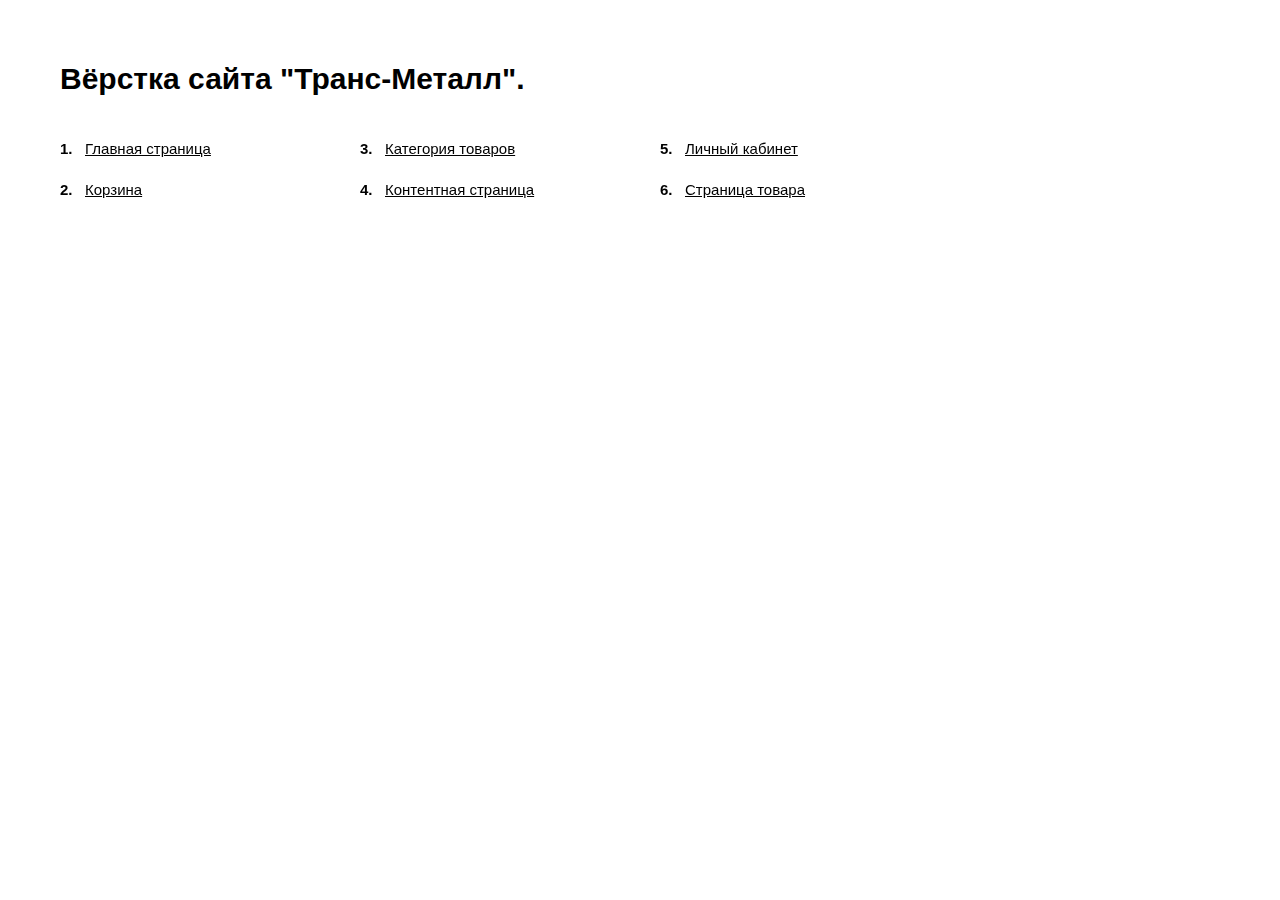
<file: demo_links.html>
<!DOCTYPE html>
<html lang="ru">
	<head>
		<meta http-equiv="Content-Type" content="text/html; charset=utf-8">

		<!-- Адаптирование страницы для мобильных устройств -->
		<meta name="viewport" content="width=device-width, initial-scale=1, maximum-scale=1">

		<!-- Запрет распознования номера телефона -->
		<meta name="format-detection" content="telephone=no">
		<meta name="SKYPE_TOOLBAR" content ="SKYPE_TOOLBAR_PARSER_COMPATIBLE">

		<style>
			*
			{
			    box-sizing: border-box;
			    margin: 0;
			    padding: 0;
			}

			*:before,
			*:after
			{
			    box-sizing: border-box;
			}


			.demo_links
			{
			    padding: 60px;
			}

			.demo_links .title
			{
			    font-family: Arial, 'Helvetica Neue', Helvetica, sans-serif;
			    font-size: 30px;
			    font-weight: 700;
			    line-height: 38px;

			    margin-bottom: 40px;
			}

			.demo_links ol
			{
			    font-family: Arial, 'Helvetica Neue', Helvetica, sans-serif;
			    font-size: 15px;
			    line-height: 21px;

			    counter-reset: li;

			    column-gap: 40px;
			    column-count: 4;
			}

			.demo_links ol li
			{
			    position: relative;

			    display: block;
			    overflow: hidden;

			    padding-left: 25px;

			    list-style-type: none;

			    transform: translateZ(0);

			    --webkit-column-break-inside: avoid;
			    page-break-inside: avoid;
			    break-inside: avoid;
			}

			.demo_links ol li + li
			{
			    margin-top: 20px;
			}

			.demo_links ol li:before
			{
			    color: var(--text_color);
			    font-weight: 700;

			    position: absolute;
			    top: 0;
			    left: 0;

			    content: counters(li, '.') '.';
			    counter-increment: li;
			}


			.demo_links li a
			{
			    color: #000;
			}

			.demo_links li a:hover
			{
			    text-decoration: none;
			}


			@media (max-width: 1279px)
			{
			    .demo_links ol
			    {
			        column-count: 3;
			    }
			}


			@media (max-width: 1023px)
			{
			    .demo_links
			    {
			        padding: 40px;
			    }

			    .demo_links .title
			    {
			        font-size: 28px;
			        line-height: 34px;

			        margin-bottom: 25px;
			    }

			    .demo_links ol
			    {
			        column-count: 2;
			    }
			}


			@media (max-width: 767px)
			{
			    .demo_links
			    {
			        padding: 30px;
			    }

			    .demo_links .title
			    {
			        font-size: 26px;
			        line-height: 32px;
			    }

			    .demo_links ol
			    {
			        column-gap: 40px;
			    }
			}


			@media (max-width: 479px)
			{
			    .demo_links
			    {
			        padding: 20px;
			    }

			    .demo_links .title
			    {
			        font-size: 22px;
			        line-height: 28px;

			        margin-bottom: 25px;
			    }

			    .demo_links ol
			    {
			        column-count: 1;
			    }

			    .demo_links ol li + li
			    {
			        margin-top: 15px;
			    }
			}

		</style>
	</head>

	<body>
		<div class="demo_links">
			<div class="title">Вёрстка сайта "Транс-Металл".</div>

			<ol>
				<li><a href="./index.html" target="_blank">Главная страница</a></li>
				<li><a href="./cart.html" target="_blank">Корзина</a></li>
				<li><a href="./category.html" target="_blank">Категория товаров</a></li>
				<li><a href="./content.html" target="_blank">Контентная страница</a></li>
				<li><a href="./lk.html" target="_blank">Личный кабинет</a></li>
				<li><a href="./product.html" target="_blank">Страница товара</a></li>
			</ol>
		</div>
	</body>
</html>
</file>
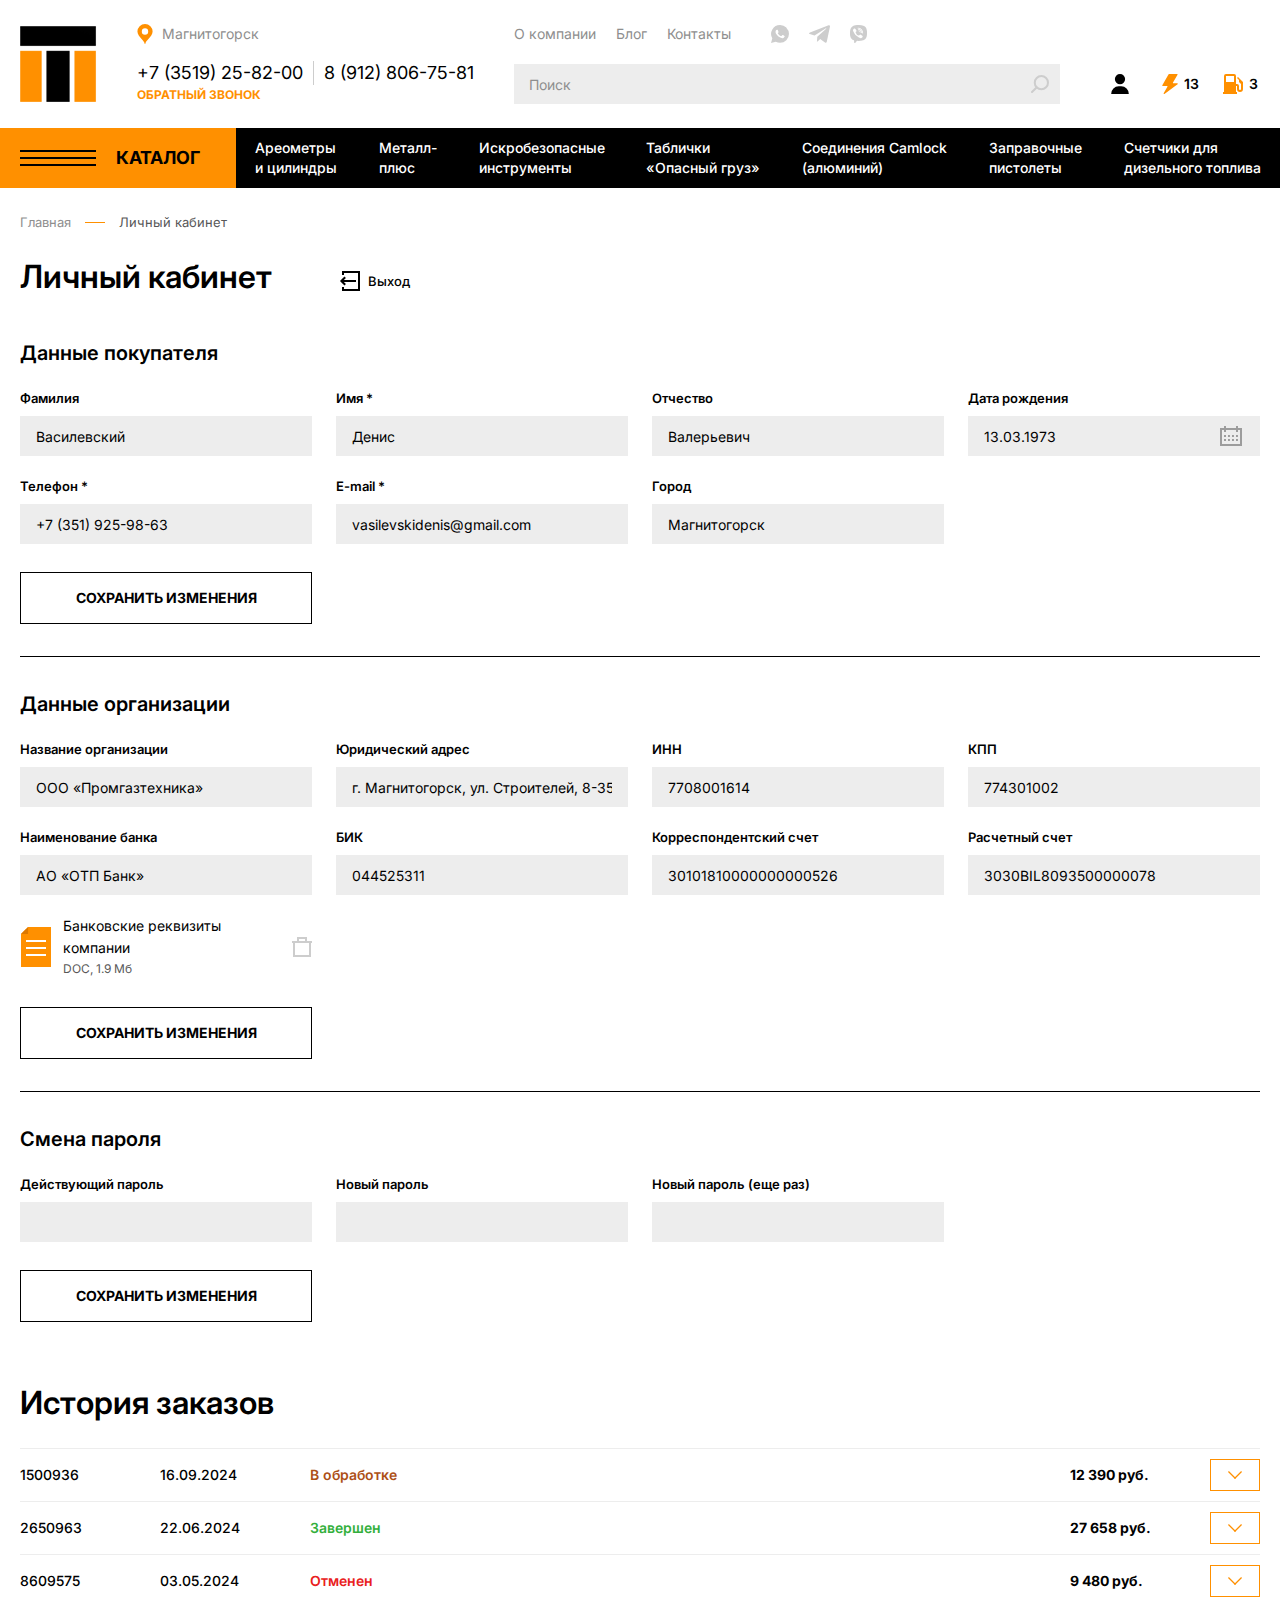
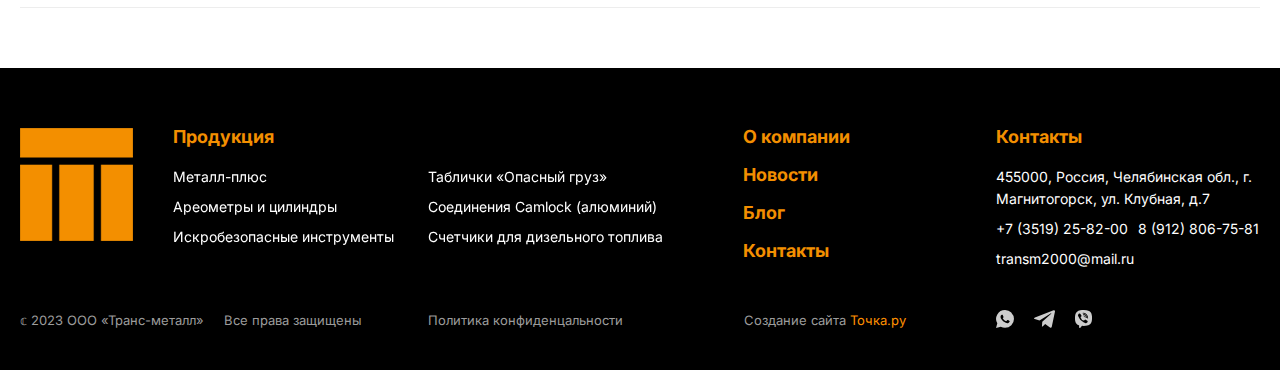
<file: lk.html>
<!DOCTYPE html>
<html lang="ru">
	<head>
		<meta http-equiv="Content-Type" content="text/html; charset=utf-8">

		<!-- Adapting the page for mobile devices -->
		<meta name="viewport" content="width=device-width, initial-scale=1, maximum-scale=1">

		<!-- Prohibition of phone number recognition -->
		<meta name="format-detection" content="telephone=no">
		<meta name="SKYPE_TOOLBAR" content ="SKYPE_TOOLBAR_PARSER_COMPATIBLE">

		<!-- Page title -->
		<title>Заголовок страницы</title>

		<!-- Meta description -->
		<meta name="description" content="">

		<!-- Meta Keywords -->
		<meta name="keywords" content="">

		<!-- Site icon, size 32x32, transparency supported. Recommended format: .ico or .png -->
		<link rel="shortcut icon" href="favicon.png">

		<!-- Changing the color of the mobile browser panel -->
		<meta name="msapplication-TileColor" content="#000000">
		<meta name="theme-color" content="#000000">

		<!-- Connecting fonts from Google -->
		<link rel="preconnect" href="https://fonts.googleapis.com">
		<link rel="preconnect" href="https://fonts.gstatic.com" crossorigin>
		<link href="https://fonts.googleapis.com/css2?family=Inter:ital,opsz,wght@0,14..32,100..900;1,14..32,100..900&display=swap" rel="stylesheet">

		<!-- Connecting style files -->
		<link rel="stylesheet" href="css/swiper-bundle.min.css" async>
		<link rel="stylesheet" href="css/swiper.css" async>
		<link rel="stylesheet" href="css/fancybox.css" async>
		<link rel="stylesheet" href="css/ion.rangeSlider.css" async>
		<link rel="stylesheet" href="css/styles.css" async>

		<link rel="stylesheet" href="css/response_1899.css" media="print, (max-width: 1899px)" async>
		<link rel="stylesheet" href="css/response_1439.css" media="print, (max-width: 1439px)" async>
		<link rel="stylesheet" href="css/response_1279.css" media="print, (max-width: 1279px)" async>
		<link rel="stylesheet" href="css/response_1023.css" media="print, (max-width: 1023px)" async>
		<link rel="stylesheet" href="css/response_767.css" media="print, (max-width: 767px)" async>
		<link rel="stylesheet" href="css/response_479.css" media="(max-width: 479px)" async>
	</head>

	<body>
		<div class="wrap">
			<div class="main">
				<header>
					<button class="mob_close_btn"></button>

					<div class="scroll">
						<div class="data">
							<div class="cont row">
								<a href="/" class="logo">
									<img src="images/logo.png" alt="">
									<img src="images/logo_small.png" alt="">
								</a>

								<div class="contacts">
									<div class="location">
										<svg class="icon"><use xlink:href="images/sprite.svg#ic_location"></use></svg>
										<span>Магнитогорск</span>
									</div>

									<div class="phones">
										<div class="phone">
											<a href="tel:+7 (3519) 25-82-00">+7 (3519) 25-82-00</a>
										</div>

										<div class="sep"></div>

										<div class="phone">
											<a href="tel:8 (912) 806-75-81">8 (912) 806-75-81</a>
										</div>
									</div>

									<button class="callback_btn modal_btn" data-modal="callback_modal">ОБРАТНЫЙ ЗВОНОК</button>
								</div>

								<div class="info">
									<div class="links">
										<div><a href="/">О компании</a></div>

										<div><a href="/">Блог</a></div>

										<div><a href="/">Контакты</a></div>
									</div>

									<div class="messengers">
										<a href="/" target="_blank" rel="noopener nofollow" class="whatsapp_link">
											<svg class="icon"><use xlink:href="images/sprite.svg#ic_whatsapp"></use></svg>
										</a>

										<a href="/" target="_blank" rel="noopener nofollow" class="tg_link">
											<svg class="icon"><use xlink:href="images/sprite.svg#ic_tg"></use></svg>
										</a>

										<a href="/" target="_blank" rel="noopener nofollow" class="viber_link">
											<svg class="icon"><use xlink:href="images/sprite.svg#ic_viber"></use></svg>
										</a>
									</div>

									<form action="" class="search">
										<div class="field">
											<input type="text" name="" value="" class="input" placeholder="Поиск">
										</div>

										<button type="submit" class="submit_btn">
											<svg class="icon"><use xlink:href="images/sprite.svg#ic_search"></use></svg>
										</button>
									</form>
								</div>

								<div class="links_icons">
									<div class="account">
										<a class="btn active">
											<svg class="icon"><use xlink:href="images/sprite.svg#ic_user"></use></svg>
										</a>
									</div>

									<div class="favorite">
										<a href="/" class="btn">
											<svg class="icon"><use xlink:href="images/sprite.svg#ic_favorite"></use></svg>
											<span>13</span>
										</a>
									</div>

									<div class="cart">
										<a href="/" class="btn">
											<svg class="icon"><use xlink:href="images/sprite.svg#ic_cart"></use></svg>
											<span>3</span>
										</a>
									</div>
								</div>
							</div>
						</div>

						<div class="bottom">
							<div class="cont row">
								<div class="catalog modal_cont">
									<button class="btn mini_modal_btn" data-modal-id="#catalog_modal">
										<svg class="icon"><use xlink:href="images/sprite.svg#ic_menu"></use></svg>
										<span>КАТАЛОГ</span>
									</button>

									<div class="mini_modal" id="catalog_modal">
										<div class="cont">
											<div class="row">
												<div class="col">
													<div class="item">
														<div class="main">
															<a href="/">Ареометры и цилиндры</a>
														</div>

														<div class="sub">
															<div><a href="/">Мерники</a></div>

															<div><a href="/">Метроштоки</a></div>

															<div><a href="/">Рулетки</a></div>

															<div><a href="/">Индикаторная паста</a></div>

															<div><a href="/">Пробоотборники</a></div>

															<div><a href="/">Октанометры</a></div>

															<div><a href="/">Заборные ведра</a></div>
														</div>
													</div>
												</div>

												<div class="col">
													<div class="item">
														<div class="main">
															<a href="/">Металл-плюс</a>
														</div>

														<div class="sub">
															<div><a href="/">Колонки и счетчики</a></div>

															<div><a href="/">Фильтры для газа</a></div>

															<div><a href="/">Струбцины и пистолеты</a></div>

															<div><a href="/">Байпасные клапаны</a></div>

															<div><a href="/">Клапаны для емкостей</a></div>

															<div><a href="/">Клапаны трубопровода</a></div>

															<div><a href="/">Шланги, рукава сливные</a></div>

															<div><a href="/">Насосы для газа (СУГ)</a></div>

															<div><a href="/">Металлорукава</a></div>
														</div>
													</div>
												</div>

												<div class="col">
													<div class="item">
														<div class="main">
															<a href="/">Искробезопасные инструменты</a>
														</div>
													</div>

													<div class="item">
														<div class="main">
															<a href="/">Таблички «Опасный груз»</a>
														</div>
													</div>

													<div class="item">
														<div class="main">
															<a href="/">Соединения Camlock (алюминий)</a>
														</div>
													</div>
												</div>

												<div class="col">
													<div class="item">
														<div class="main">
															<a href="/">Заправочные пистолеты</a>
														</div>

														<div class="sub columns">
															<div>
																<div><a href="/">ZVA Elaflex</a></div>

																<div><a href="/">OPW (США)</a></div>

																<div><a href="/">Россия</a></div>

																<div><a href="/">ZYQ (Китай)</a></div>

																<div><a href="/">BAOTAI</a></div>

																<div><a href="/">AILE</a></div>

																<div><a href="/">PIUSI</a></div>
															</div>

															<div>
																<div><a href="/">Adam Pumps</a></div>

																<div><a href="/">Пистолеты для масла</a></div>

																<div><a href="/">Пистолеты для бензина, ДТ</a></div>

																<div><a href="/">Пистолеты для газа (LPG)</a></div>

																<div><a href="/">Краны-счетчики</a></div>

																<div><a href="/">Комплектующие и запасные части</a></div>
															</div>
														</div>
													</div>
												</div>

												<div class="col">
													<div class="item">
														<div class="main">
															<a href="/">Счетчики для дизельного топлива</a>
														</div>

														<div class="sub">
															<div><a href="/">Счетчики/Расходомеры "Piusi"</a></div>

															<div><a href="/">Счетчики "China"</a></div>

															<div><a href="/">Счетчики топлива "Benza"</a></div>

															<div><a href="/">Счетчики АЗС отечественного производства</a></div>

															<div><a href="/">Счетчики жидкости ППО</a></div>

															<div><a href="/">Счетчики жидкости ППВ</a></div>

															<div><a href="/">Электронные расходомеры</a></div>
														</div>
													</div>
												</div>
											</div>
										</div>
									</div>
								</div>

								<nav class="categories">
									<div class="item">
										<a href="/">Ареометры<br> и цилиндры</a>
									</div>

									<div class="item">
										<a href="/">Металл-<br> плюс</a>
									</div>

									<div class="item">
										<a href="/">Искробезопасные<br> инструменты</a>
									</div>

									<div class="item">
										<a href="/">Таблички<br> «Опасный груз»</a>
									</div>

									<div class="item">
										<a href="/">Соединения Camlock<br> (алюминий)</a>
									</div>

									<div class="item">
										<a href="/">Заправочные<br> пистолеты</a>
									</div>

									<div class="item">
										<a href="/">Счетчики для<br> дизельного топлива</a>
									</div>
								</nav>
							</div>
						</div>
					</div>
				</header>


				<section class="mob_header">
					<div class="cont row">
						<a href="/" class="logo">
							<img src="images/logo.png" alt="">
							<img src="images/logo_small.png" alt="">
						</a>

						<div class="links_icons">
							<div class="account">
								<button class="btn modal_btn" data-modal="login_modal">
									<svg class="icon"><use xlink:href="images/sprite.svg#ic_user"></use></svg>
								</button>
							</div>

							<div class="favorite">
								<a href="/" class="btn">
									<svg class="icon"><use xlink:href="images/sprite.svg#ic_favorite"></use></svg>
									<span>13</span>
								</a>
							</div>

							<div class="cart">
								<a href="/" class="btn">
									<svg class="icon"><use xlink:href="images/sprite.svg#ic_cart"></use></svg>
									<span>3</span>
								</a>
							</div>

							<div class="btn mob_menu_btn">
								<button class="btn">
									<span></span>
								</button>
							</div>
						</div>
					</div>
				</section>


				<section class="mob_search">
					<div class="cont">
						<form action="">
							<div class="field">
								<input type="text" name="" value="" class="input" placeholder="Поиск">
							</div>

							<button type="submit" class="submit_btn">
								<svg class="icon"><use xlink:href="images/sprite.svg#ic_search"></use></svg>
							</button>
						</form>
					</div>
				</section>


				<section class="page_head">
					<div class="cont">
						<div class="breadcrumbs">
							<a href="/">Главная</a>
							<span class="sep"></span>

							<span class="current">Личный кабинет</span>
						</div>

						<div class="row">
							<h1 class="page_title">Личный кабинет</h1>

							<button class="logout_btn">
								<svg class="icon"><use xlink:href="images/sprite.svg#ic_logout"></use></svg>
								<span>Выход</span>
							</button>
						</div>
					</div>
				</section>


				<section class="lk_info block">
					<div class="cont">
						<form action="" class="form">
							<div class="section">
								<div class="title">Данные покупателя</div>

								<div class="columns">
									<div class="line width1of4">
										<div class="label">Фамилия</div>

										<div class="field">
											<input type="text" name="" value="Василевский" class="input">
										</div>
									</div>

									<div class="line width1of4">
										<div class="label">Имя *</div>

										<div class="field">
											<input type="text" name="" value="Денис" class="input">
										</div>
									</div>

									<div class="line width1of4">
										<div class="label">Отчество</div>

										<div class="field">
											<input type="text" name="" value="Валерьевич" class="input">
										</div>
									</div>

									<div class="line width1of8">
										<div class="label">Дата рождения</div>

										<div class="field">
											<input type="text" name="" value="13.03.1973" class="input input_date">

											<div class="icon">
												<svg><use xlink:href="images/sprite.svg#ic_calendar"></use></svg>
											</div>
										</div>
									</div>

									<div class="line width1of4">
										<div class="label">Телефон *</div>

										<div class="field">
											<input type="tel" name="" value="+7 (3519) 25-98-63" class="input" placeholder="+7">
										</div>
									</div>

									<div class="line width1of4">
										<div class="label">E-mail *</div>

										<div class="field">
											<input type="email" name="" value="vasilevskidenis@gmail.com" class="input">
										</div>
									</div>

									<div class="line width1of4">
										<div class="label">Город</div>

										<div class="field">
											<input type="email" name="" value="Магнитогорск" class="input">
										</div>
									</div>
								</div>

								<div class="columns">
									<div class="submit width1of4">
										<button type="submit" class="btn">СОХРАНИТЬ ИЗМЕНЕНИЯ</button>
									</div>
								</div>
							</div>

							<div class="section">
								<div class="title">Данные организации</div>

								<div class="columns">
									<div class="line width1of4">
										<div class="label">Название организации</div>

										<div class="field">
											<input type="email" name="" value="ООО «Промгазтехника»" class="input">
										</div>
									</div>

									<div class="line width1of4">
										<div class="label">Юридический адрес</div>

										<div class="field">
											<input type="email" name="" value="г. Магнитогорск, ул. Строителей, 8-350" class="input">
										</div>
									</div>

									<div class="line width1of8">
										<div class="label">ИНН</div>

										<div class="field">
											<input type="number" name="" value="7708001614" class="input">
										</div>
									</div>

									<div class="line width1of8">
										<div class="label">КПП</div>

										<div class="field">
											<input type="number" name="" value="774301002" class="input">
										</div>
									</div>

									<div class="line width1of8">
										<div class="label">Наименование банка</div>

										<div class="field">
											<input type="text" name="" value="АО «ОТП Банк»" class="input">
										</div>
									</div>

									<div class="line width1of8">
										<div class="label">БИК</div>

										<div class="field">
											<input type="number" name="" value="044525311" class="input">
										</div>
									</div>

									<div class="line width1of4">
										<div class="label">Корреспондентский счет</div>

										<div class="field">
											<input type="number" name="" value="30101810000000000526" class="input">
										</div>
									</div>

									<div class="line width1of4">
										<div class="label">Расчетный счет</div>

										<div class="field">
											<input type="text" name="" value="3030BIL8093500000078" class="input">
										</div>
									</div>
								</div>

								<div class="columns">
									<div class="line files width1of4">
										<a href="/" class="file">
											<div class="icon">
												<img src="images/ic_file.svg" alt="" loading="lazy">
											</div>

											<div>
												<div class="name">Банковские реквизиты компании</div>

												<div class="info">DOC, 1.9 Мб</div>
											</div>

											<button type="button" class="remove_btn">
												<svg><use xlink:href="images/sprite.svg#ic_remove"></use></svg>

												<div class="tooltip">
													<span>Удалить файл</span>
												</div>
											</button>
										</a>
									</div>
								</div>

								<div class="columns">
									<div class="submit width1of4">
										<button type="submit" class="btn">СОХРАНИТЬ ИЗМЕНЕНИЯ</button>
									</div>
								</div>
							</div>

							<div class="section">
								<div class="title">Смена пароля</div>

								<div class="columns">
									<div class="line width1of4">
										<div class="label">Действующий пароль</div>

										<div class="field">
											<input type="password" name="" value="" class="input">
										</div>
									</div>

									<div class="line width1of4">
										<div class="label">Новый пароль</div>

										<div class="field">
											<input type="password" name="" value="" class="input">
										</div>
									</div>

									<div class="line width1of4">
										<div class="label">Новый пароль (еще раз)</div>

										<div class="field">
											<input type="password" name="" value="" class="input">
										</div>
									</div>
								</div>

								<div class="columns">
									<div class="submit width1of4">
										<button type="submit" class="btn">СОХРАНИТЬ ИЗМЕНЕНИЯ</button>
									</div>
								</div>
							</div>
						</form>
					</div>
				</section>


				<section class="orders block">
					<div class="cont">
						<div class="block_head small_m">
							<div class="title">История заказов</div>
						</div>

						<div class="list">
							<div class="order">
								<div class="head">
									<div class="number">1500936</div>

									<div class="date">16.09.2024</div>

									<div class="status brown">В обработке</div>

									<div class="price">12 390 руб.</div>

									<div class="icon">
										<svg><use xlink:href="images/sprite.svg#ic_arr_hor"></use></svg>
									</div>
								</div>

								<div class="data">
									<div class="cart_info">
										<div class="list">
											<div class="product">
												<a href="/" class="thumb">
													<img src="images/tmp/cart_product_thumb1.png" alt="" loading="lazy">
												</a>

												<div class="info">
													<div class="name">
														<a href="/">К33 ver. A дизель - 3-х разрядный счетчик отпуска топлива</a>
													</div>

													<div class="features">
														<div>
															<div class="label">Производитель</div>
															<div class="line"></div>
															<div class="val">Piusi</div>
														</div>

														<div>
															<div class="label">Артикул</div>
															<div class="line"></div>
															<div class="val">0101808</div>
														</div>

														<div>
															<div class="label">Размеры, мм</div>
															<div class="line"></div>
															<div class="val">176x176x128</div>
														</div>
													</div>
												</div>

												<div class="price">
													<div><span>23 350</span> руб.</div>
												</div>

												<div class="amount">1 шт.</div>

												<div class="price total">
													<div><span>23 350</span> руб.</div>
												</div>
											</div>

											<div class="product">
												<a href="/" class="thumb">
													<img src="images/tmp/cart_product_thumb2.png" alt="" loading="lazy">
												</a>

												<div class="info">
													<div class="name">
														<a href="/">Кран раздаточный Petroll LLY-15 со счетчиком</a>
													</div>

													<div class="features">
														<div>
															<div class="label">Производитель</div>
															<div class="line"></div>
															<div class="val">ZYQ</div>
														</div>

														<div>
															<div class="label">Артикул</div>
															<div class="line"></div>
															<div class="val">H569008</div>
														</div>

														<div>
															<div class="label">Пропускная способность, л/мин.</div>
															<div class="line"></div>
															<div class="val">25-40</div>
														</div>
													</div>
												</div>

												<div class="price">
													<div><span>3 480</span> руб.</div>
													<div class="old">4 160 руб.</div>
												</div>

												<div class="amount">1 шт.</div>

												<div class="price total">
													<div><span>3 480</span> руб.</div>
												</div>
											</div>

											<div class="product">
												<a href="/" class="thumb">
													<img src="images/tmp/cart_product_thumb3.png" alt="" loading="lazy">
												</a>

												<div class="info">
													<div class="name">
														<a href="/">Камлок алюминиевый с фиксаторами кулачкового типа</a>
													</div>

													<div class="features">
														<div>
															<div class="label">Производитель</div>
															<div class="line"></div>
															<div class="val">Braex</div>
														</div>

														<div>
															<div class="label">Артикул</div>
															<div class="line"></div>
															<div class="val">14420-7</div>
														</div>

														<div>
															<div class="label">Материал</div>
															<div class="line"></div>
															<div class="val">Алюминий</div>
														</div>
													</div>
												</div>

												<div class="price">
													<div><span>414</span> руб.</div>
												</div>

												<div class="amount">1 шт.</div>

												<div class="price total">
													<div><span>828</span> руб.</div>
												</div>
											</div>
										</div>
									</div>
								</div>
							</div>

							<div class="order">
								<div class="head">
									<div class="number">2650963</div>

									<div class="date">22.06.2024</div>

									<div class="status green">Завершен</div>

									<div class="price">27 658 руб.</div>

									<div class="icon">
										<svg><use xlink:href="images/sprite.svg#ic_arr_hor"></use></svg>
									</div>
								</div>

								<div class="data">
									<div class="cart_info">
										<div class="list">
											<div class="product">
												<a href="/" class="thumb">
													<img src="images/tmp/cart_product_thumb1.png" alt="" loading="lazy">
												</a>

												<div class="info">
													<div class="name">
														<a href="/">К33 ver. A дизель - 3-х разрядный счетчик отпуска топлива</a>
													</div>

													<div class="features">
														<div>
															<div class="label">Производитель</div>
															<div class="line"></div>
															<div class="val">Piusi</div>
														</div>

														<div>
															<div class="label">Артикул</div>
															<div class="line"></div>
															<div class="val">0101808</div>
														</div>

														<div>
															<div class="label">Размеры, мм</div>
															<div class="line"></div>
															<div class="val">176x176x128</div>
														</div>
													</div>
												</div>

												<div class="price">
													<div><span>23 350</span> руб.</div>
												</div>

												<div class="amount">1 шт.</div>

												<div class="price total">
													<div><span>23 350</span> руб.</div>
												</div>
											</div>

											<div class="product">
												<a href="/" class="thumb">
													<img src="images/tmp/cart_product_thumb2.png" alt="" loading="lazy">
												</a>

												<div class="info">
													<div class="name">
														<a href="/">Кран раздаточный Petroll LLY-15 со счетчиком</a>
													</div>

													<div class="features">
														<div>
															<div class="label">Производитель</div>
															<div class="line"></div>
															<div class="val">ZYQ</div>
														</div>

														<div>
															<div class="label">Артикул</div>
															<div class="line"></div>
															<div class="val">H569008</div>
														</div>

														<div>
															<div class="label">Пропускная способность, л/мин.</div>
															<div class="line"></div>
															<div class="val">25-40</div>
														</div>
													</div>
												</div>

												<div class="price">
													<div><span>3 480</span> руб.</div>
													<div class="old">4 160 руб.</div>
												</div>

												<div class="amount">1 шт.</div>

												<div class="price total">
													<div><span>3 480</span> руб.</div>
												</div>
											</div>

											<div class="product">
												<a href="/" class="thumb">
													<img src="images/tmp/cart_product_thumb3.png" alt="" loading="lazy">
												</a>

												<div class="info">
													<div class="name">
														<a href="/">Камлок алюминиевый с фиксаторами кулачкового типа</a>
													</div>

													<div class="features">
														<div>
															<div class="label">Производитель</div>
															<div class="line"></div>
															<div class="val">Braex</div>
														</div>

														<div>
															<div class="label">Артикул</div>
															<div class="line"></div>
															<div class="val">14420-7</div>
														</div>

														<div>
															<div class="label">Материал</div>
															<div class="line"></div>
															<div class="val">Алюминий</div>
														</div>
													</div>
												</div>

												<div class="price">
													<div><span>414</span> руб.</div>
												</div>

												<div class="amount">1 шт.</div>

												<div class="price total">
													<div><span>828</span> руб.</div>
												</div>
											</div>
										</div>
									</div>
								</div>
							</div>

							<div class="order">
								<div class="head">
									<div class="number">8609575</div>

									<div class="date">03.05.2024</div>

									<div class="status red">Отменен</div>

									<div class="price">9 480 руб.</div>

									<div class="icon">
										<svg><use xlink:href="images/sprite.svg#ic_arr_hor"></use></svg>
									</div>
								</div>

								<div class="data">
									<div class="cart_info">
										<div class="list">
											<div class="product">
												<a href="/" class="thumb">
													<img src="images/tmp/cart_product_thumb1.png" alt="" loading="lazy">
												</a>

												<div class="info">
													<div class="name">
														<a href="/">К33 ver. A дизель - 3-х разрядный счетчик отпуска топлива</a>
													</div>

													<div class="features">
														<div>
															<div class="label">Производитель</div>
															<div class="line"></div>
															<div class="val">Piusi</div>
														</div>

														<div>
															<div class="label">Артикул</div>
															<div class="line"></div>
															<div class="val">0101808</div>
														</div>

														<div>
															<div class="label">Размеры, мм</div>
															<div class="line"></div>
															<div class="val">176x176x128</div>
														</div>
													</div>
												</div>

												<div class="price">
													<div><span>23 350</span> руб.</div>
												</div>

												<div class="amount">1 шт.</div>

												<div class="price total">
													<div><span>23 350</span> руб.</div>
												</div>
											</div>

											<div class="product">
												<a href="/" class="thumb">
													<img src="images/tmp/cart_product_thumb2.png" alt="" loading="lazy">
												</a>

												<div class="info">
													<div class="name">
														<a href="/">Кран раздаточный Petroll LLY-15 со счетчиком</a>
													</div>

													<div class="features">
														<div>
															<div class="label">Производитель</div>
															<div class="line"></div>
															<div class="val">ZYQ</div>
														</div>

														<div>
															<div class="label">Артикул</div>
															<div class="line"></div>
															<div class="val">H569008</div>
														</div>

														<div>
															<div class="label">Пропускная способность, л/мин.</div>
															<div class="line"></div>
															<div class="val">25-40</div>
														</div>
													</div>
												</div>

												<div class="price">
													<div><span>3 480</span> руб.</div>
													<div class="old">4 160 руб.</div>
												</div>

												<div class="amount">1 шт.</div>

												<div class="price total">
													<div><span>3 480</span> руб.</div>
												</div>
											</div>

											<div class="product">
												<a href="/" class="thumb">
													<img src="images/tmp/cart_product_thumb3.png" alt="" loading="lazy">
												</a>

												<div class="info">
													<div class="name">
														<a href="/">Камлок алюминиевый с фиксаторами кулачкового типа</a>
													</div>

													<div class="features">
														<div>
															<div class="label">Производитель</div>
															<div class="line"></div>
															<div class="val">Braex</div>
														</div>

														<div>
															<div class="label">Артикул</div>
															<div class="line"></div>
															<div class="val">14420-7</div>
														</div>

														<div>
															<div class="label">Материал</div>
															<div class="line"></div>
															<div class="val">Алюминий</div>
														</div>
													</div>
												</div>

												<div class="price">
													<div><span>414</span> руб.</div>
												</div>

												<div class="amount">1 шт.</div>

												<div class="price total">
													<div><span>828</span> руб.</div>
												</div>
											</div>
										</div>
									</div>
								</div>
							</div>
						</div>
					</div>
				</section>
			</div>


			<footer>
				<div class="cont row">
					<div class="logo">
						<img src="images/footer_logo.png" alt="">
					</div>

					<div class="categories">
						<div class="title">
							<a href="/">Продукция</a>
						</div>

						<div class="items">
							<div><a href="/">Металл-плюс</a></div>

							<div><a href="/">Ареометры и цилиндры</a></div>

							<div><a href="/">Искробезопасные инструменты</a></div>

							<div><a href="/">Таблички «Опасный груз»</a></div>

							<div><a href="/">Соединения Camlock (алюминий)</a></div>

							<div><a href="/">Счетчики для дизельного топлива</a></div>
						</div>
					</div>

					<div class="links">
						<div><a href="/">О компании</a></div>

						<div><a href="/">Новости</a></div>

						<div><a href="/">Блог</a></div>

						<div><a href="/">Контакты</a></div>
					</div>

					<div class="contacts">
						<div class="title">Контакты</div>

						<div class="location">455000, Россия, Челябинская обл., г. Магнитогорск,<br> ул. Клубная, д.7</div>

						<div class="phones">
							<div><a href="tel:+7 (3519) 25-82-00">+7 (3519) 25-82-00</a></div>
							<div><a href="tel:8 (912) 806-75-81">8 (912) 806-75-81</a></div>
						</div>

						<div class="email">
							<a href="mailto:transm2000@mail.ru">transm2000@mail.ru</a>
						</div>
					</div>
				</div>

				<div class="cont row">
					<div class="copyright">
						<div>&copf; 2023 ООО «Транс-металл»</div>

						<div>Все права защищены</div>
					</div>

					<div class="privacy_policy_link">
						<a href="/">Политика конфиденцальности </a>
					</div>

					<div class="creator">
						<a href="/" target="_blank" rel="noopener">Создание сайта <span>Точка.ру</span></a>
					</div>

					<div class="messengers">
						<a href="/" target="_blank" rel="noopener nofollow" class="whatsapp_link">
							<svg class="icon"><use xlink:href="images/sprite.svg#ic_whatsapp"></use></svg>
						</a>

						<a href="/" target="_blank" rel="noopener nofollow" class="tg_link">
							<svg class="icon"><use xlink:href="images/sprite.svg#ic_tg"></use></svg>
						</a>

						<a href="/" target="_blank" rel="noopener nofollow" class="viber_link">
							<svg class="icon"><use xlink:href="images/sprite.svg#ic_viber"></use></svg>
						</a>
					</div>
				</div>
			</footer>


			<div class="overlay"></div>
		</div>


		<section class="modal" id="login_modal">
			<div class="modal_title">Авторизация</div>

			<form action="" class="form">
				<div class="line">
					<div class="label">E-mail (логин)</div>

					<div class="field">
						<input type="email" name="" value="" class="input">
					</div>
				</div>

				<div class="line">
					<div class="label">Пароль</div>

					<div class="field">
						<input type="password" name="" value="" class="input">
					</div>

					<button class="recovery_link modal_btn" data-modal="recovery_modal">Напомнить пароль</button>
				</div>

				<div class="submit">
					<button type="submit" class="submit_btn">ВОЙТИ</button>

					<button type="button" class="btn modal_btn" data-modal="register_modal">ЗАРЕГИСТРИРОВАТЬСЯ</button>
				</div>
			</form>
		</section>


		<section class="modal" id="recovery_modal">
			<div class="modal_title">Восстановление пароля</div>

			<form action="" class="form">
				<div class="line">
					<div class="label">E-mail</div>

					<div class="field">
						<input type="email" name="" value="" class="input">
					</div>
				</div>

				<div class="submit">
					<button type="submit" class="submit_btn">ВОССТАНОВИТЬ</button>
				</div>
			</form>
		</section>


		<section class="modal big_w" id="register_modal">
			<div class="modal_title">Регистрация</div>

			<form action="" class="form">
				<div class="columns">
					<div class="line">
						<div class="label">Имя *</div>

						<div class="field">
							<input type="text" name="" value="" class="input">
						</div>
					</div>

					<div class="line">
						<div class="label">Фамилия</div>

						<div class="field">
							<input type="text" name="" value="" class="input">
						</div>
					</div>

					<div class="line">
						<div class="label">Телефон</div>

						<div class="field">
							<input type="tel" name="" value="" class="input" placeholder="+7">
						</div>
					</div>

					<div class="line">
						<div class="label">E-mail *</div>

						<div class="field">
							<input type="email" name="" value="" class="input">
						</div>
					</div>

					<div class="line">
						<div class="label">Пароль *</div>

						<div class="field">
							<input type="password" name="" value="" class="input">
						</div>
					</div>

					<div class="line">
						<div class="label">Пароль (еще раз) *</div>

						<div class="field">
							<input type="password" name="" value="" class="input">
						</div>
					</div>
				</div>

				<div class="line agree">
					<label class="checkbox">
						<input type="checkbox" name="agree">

						<div class="check">
							<svg><use xlink:href="images/sprite.svg#ic_check"></use></svg>
						</div>

						<div>Соглашаюсь на обработку моих персональных данных и принимаю <a href="/" target="_blank">политику конфиденциальности</a>.</div>
					</label>
				</div>

				<div class="submit">
					<button type="submit" class="submit_btn">ЗАРЕГИСТРИРОВАТЬСЯ</button>
				</div>
			</form>
		</section>


		<section class="modal" id="callback_modal">
			<div class="modal_title">Обратный звонок</div>

			<form action="" class="form">
				<div class="line">
					<div class="label">Имя *</div>

					<div class="field">
						<input type="text" name="" value="" class="input">
					</div>
				</div>

				<div class="line">
					<div class="label">Телефон</div>

					<div class="field">
						<input type="tel" name="" value="" class="input" placeholder="+7">
					</div>
				</div>

				<div class="line agree">
					<label class="checkbox">
						<input type="checkbox" name="agree">

						<div class="check">
							<svg><use xlink:href="images/sprite.svg#ic_check"></use></svg>
						</div>

						<div>Соглашаюсь на обработку моих персональных данных и принимаю <a href="/" target="_blank">политику конфиденциальности</a>.</div>
					</label>
				</div>

				<div class="submit">
					<button type="submit" class="submit_btn">ОТПРАВИТЬ</button>
				</div>
			</form>
		</section>


		<!-- Connecting javascript files -->
		<script src="js/jquery-3.6.3.min.js"></script>
		<script src="js/functions.js"></script>
		<script src="js/swiper-bundle.min.js"></script>
		<script src="js/fancybox.js"></script>
		<script src="js/nice-select2.js"></script>
		<script src="js/imask.js"></script>
		<script src="js/ion.rangeSlider.min.js"></script>
		<script src="js/scripts.js"></script>
	</body>
</html>
</file>
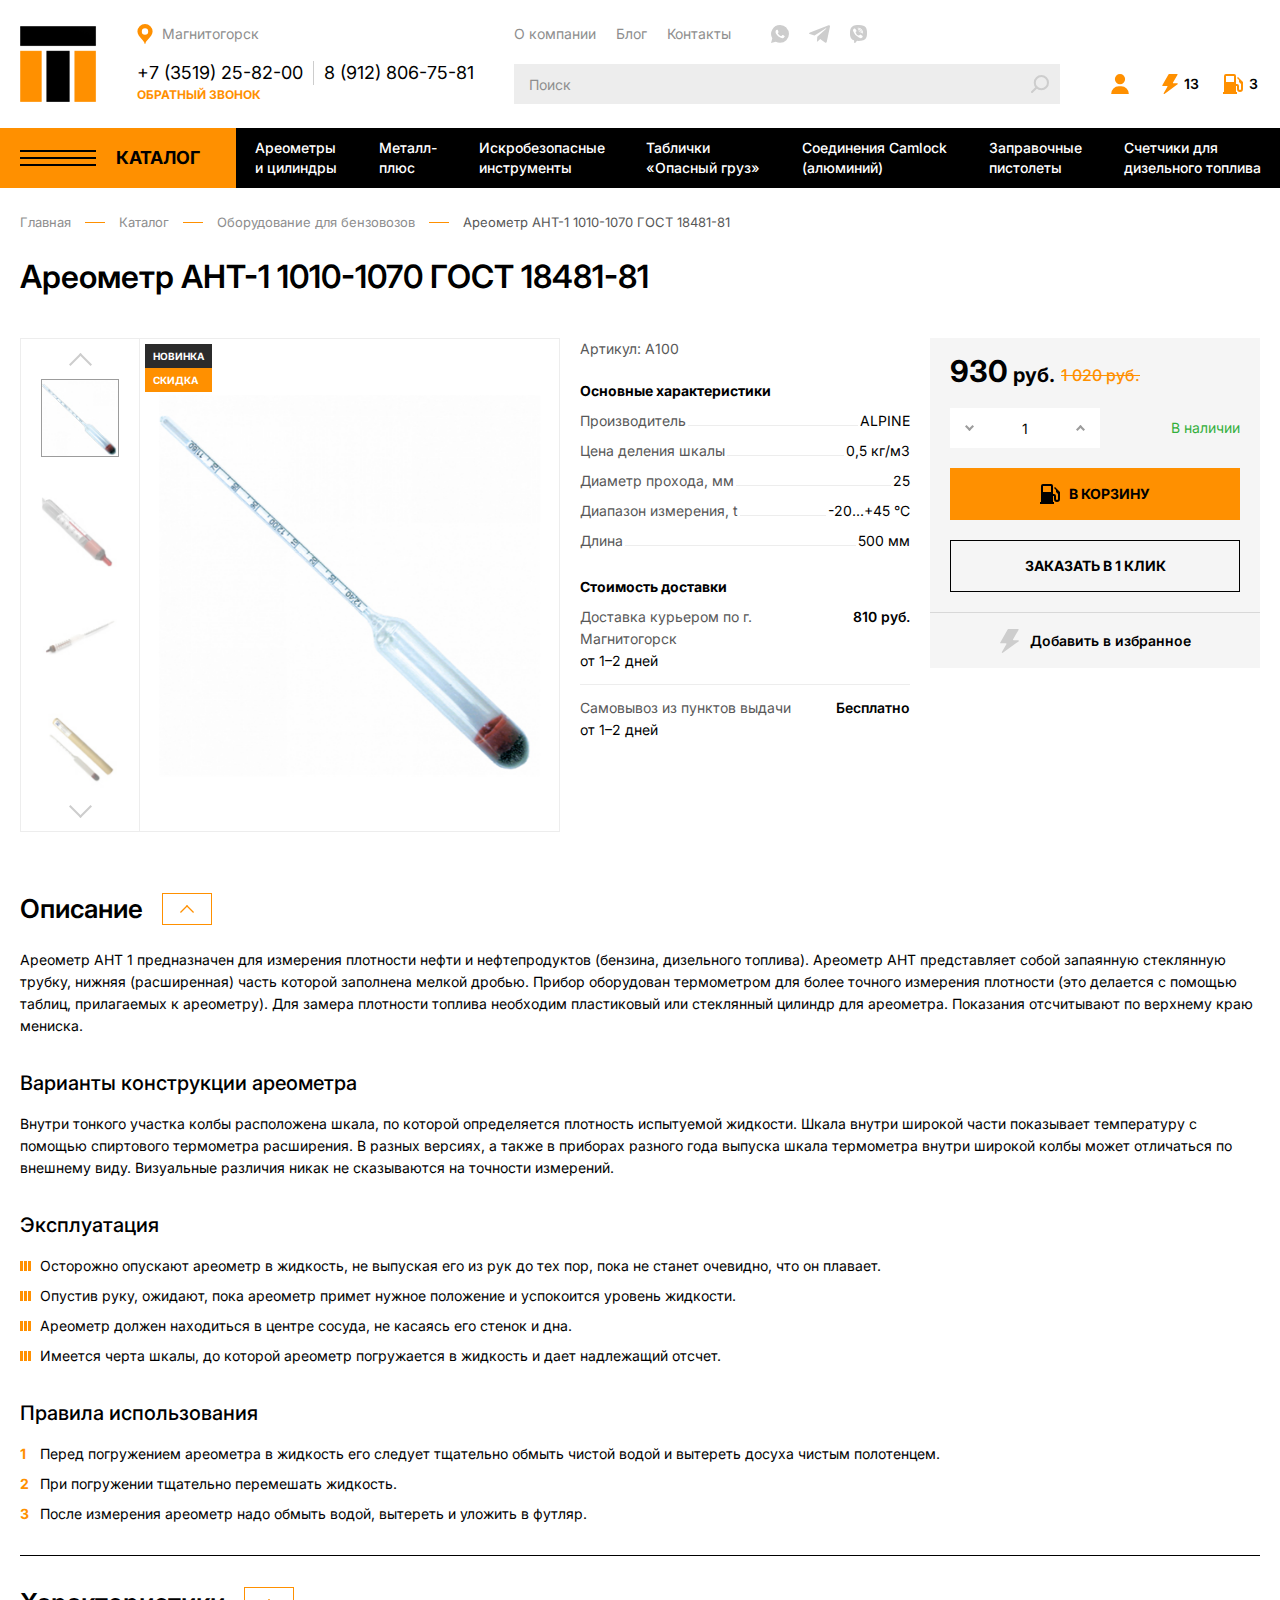
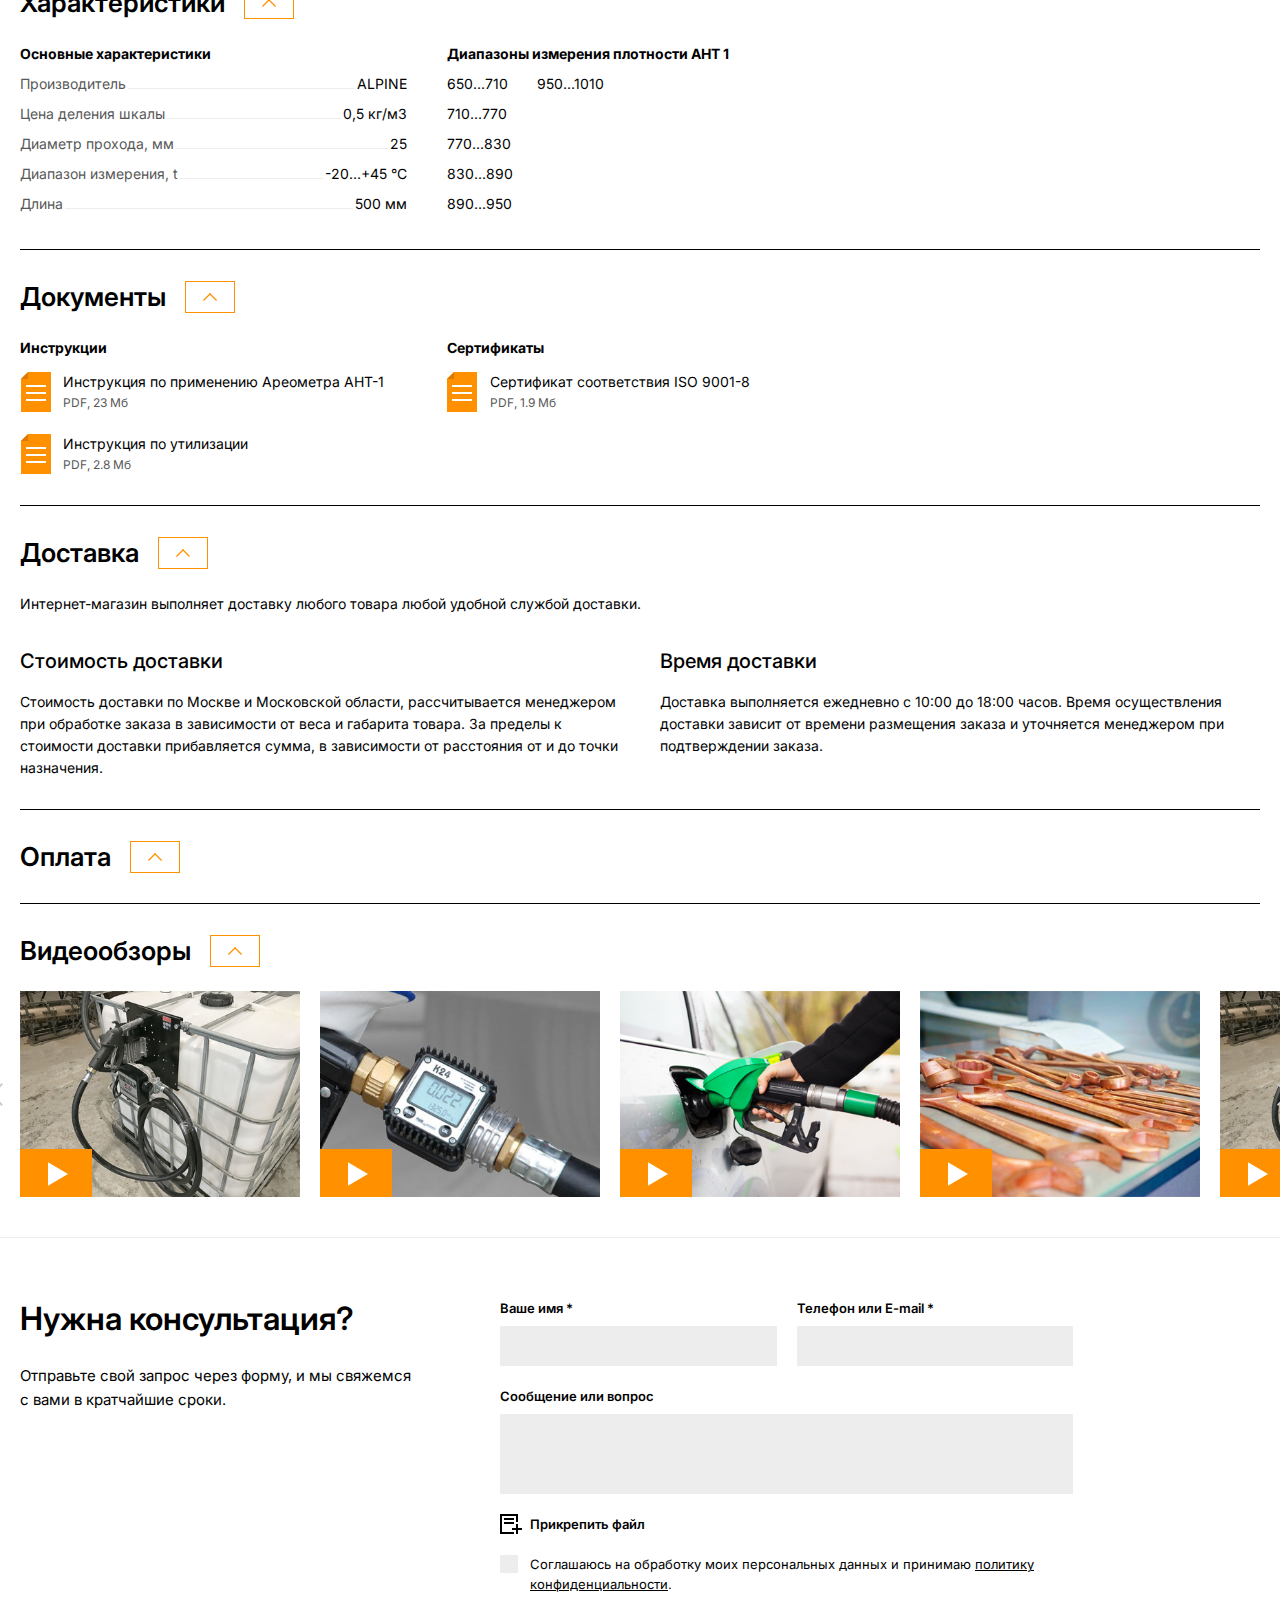
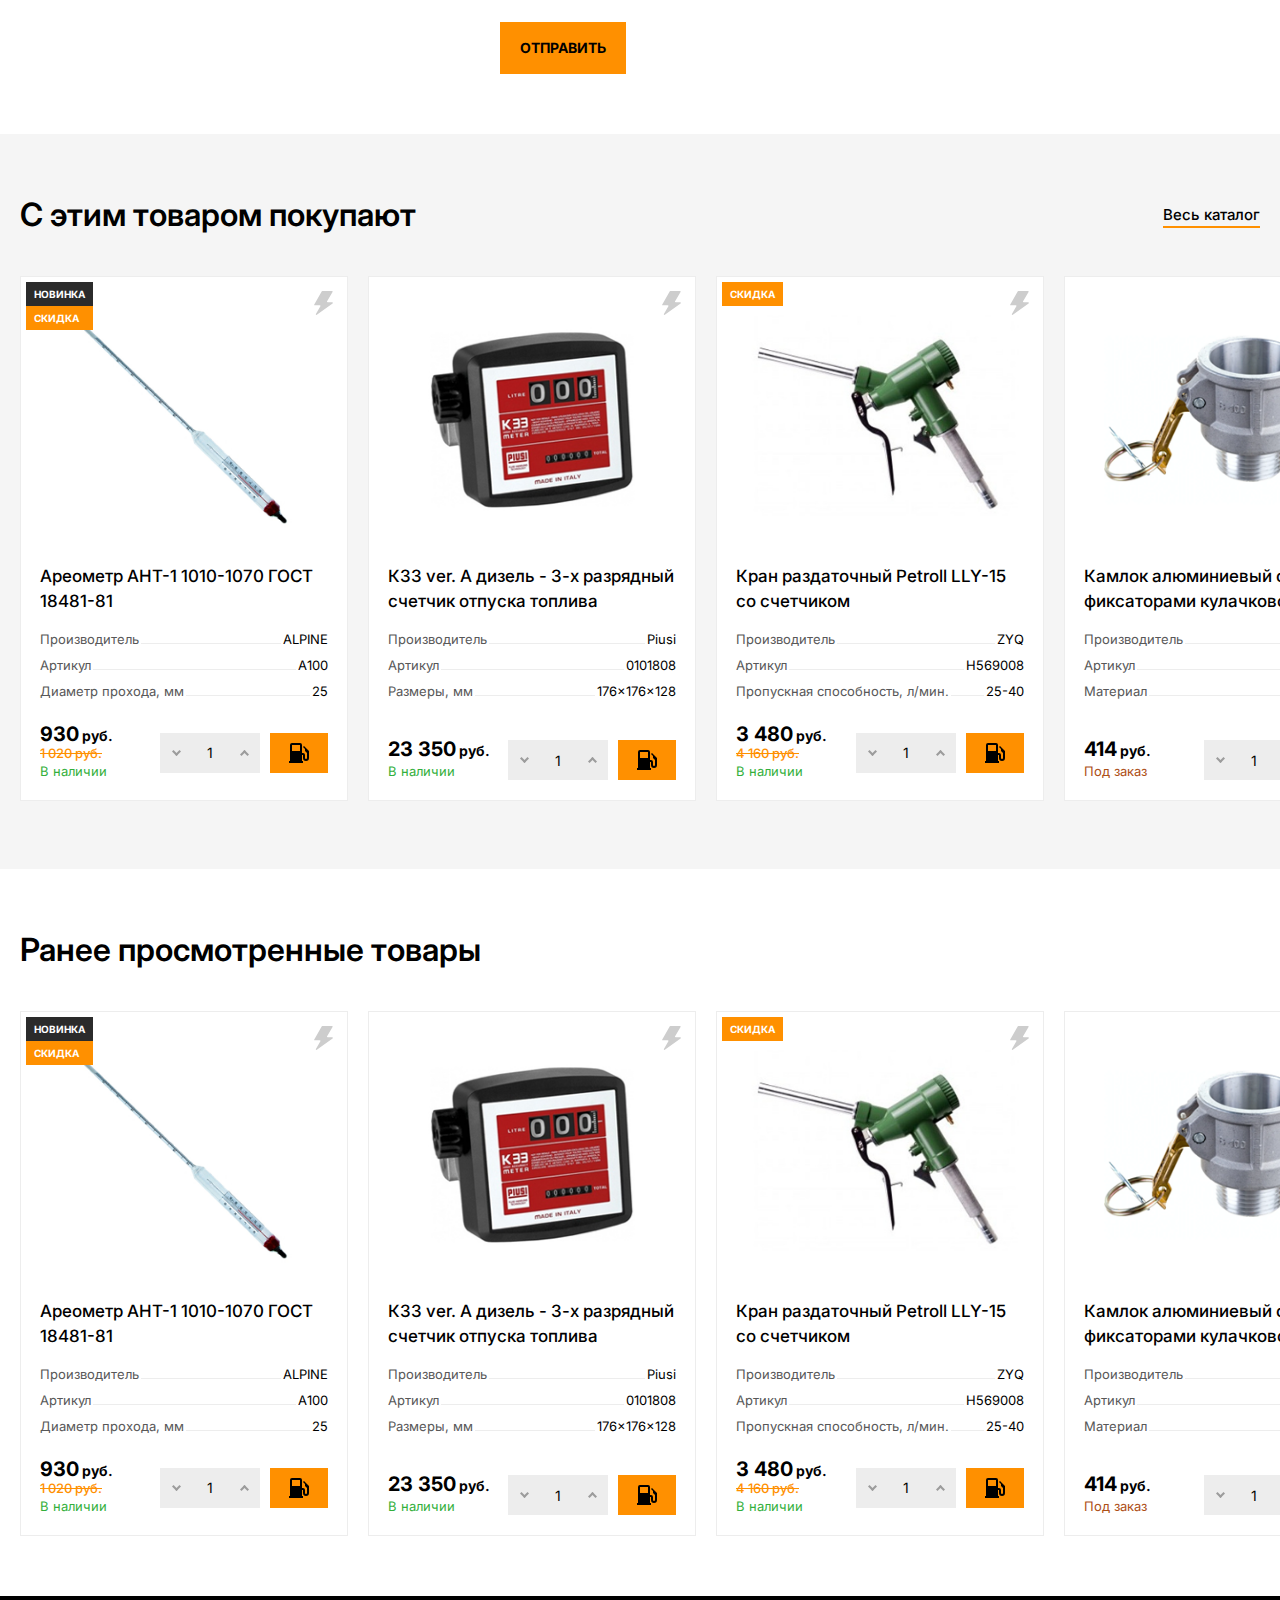
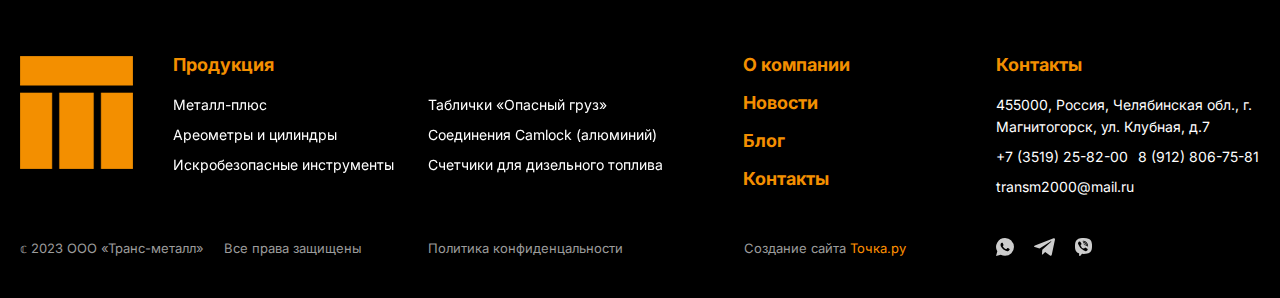
<file: product.html>
<!DOCTYPE html>
<html lang="ru">
	<head>
		<meta http-equiv="Content-Type" content="text/html; charset=utf-8">

		<!-- Adapting the page for mobile devices -->
		<meta name="viewport" content="width=device-width, initial-scale=1, maximum-scale=1">

		<!-- Prohibition of phone number recognition -->
		<meta name="format-detection" content="telephone=no">
		<meta name="SKYPE_TOOLBAR" content ="SKYPE_TOOLBAR_PARSER_COMPATIBLE">

		<!-- Page title -->
		<title>Заголовок страницы</title>

		<!-- Meta description -->
		<meta name="description" content="">

		<!-- Meta Keywords -->
		<meta name="keywords" content="">

		<!-- Site icon, size 32x32, transparency supported. Recommended format: .ico or .png -->
		<link rel="shortcut icon" href="favicon.png">

		<!-- Changing the color of the mobile browser panel -->
		<meta name="msapplication-TileColor" content="#000000">
		<meta name="theme-color" content="#000000">

		<!-- Connecting fonts from Google -->
		<link rel="preconnect" href="https://fonts.googleapis.com">
		<link rel="preconnect" href="https://fonts.gstatic.com" crossorigin>
		<link href="https://fonts.googleapis.com/css2?family=Inter:ital,opsz,wght@0,14..32,100..900;1,14..32,100..900&display=swap" rel="stylesheet">

		<!-- Connecting style files -->
		<link rel="stylesheet" href="css/swiper-bundle.min.css" async>
		<link rel="stylesheet" href="css/swiper.css" async>
		<link rel="stylesheet" href="css/fancybox.css" async>
		<link rel="stylesheet" href="css/ion.rangeSlider.css" async>
		<link rel="stylesheet" href="css/styles.css" async>

		<link rel="stylesheet" href="css/response_1899.css" media="print, (max-width: 1899px)" async>
		<link rel="stylesheet" href="css/response_1439.css" media="print, (max-width: 1439px)" async>
		<link rel="stylesheet" href="css/response_1279.css" media="print, (max-width: 1279px)" async>
		<link rel="stylesheet" href="css/response_1023.css" media="print, (max-width: 1023px)" async>
		<link rel="stylesheet" href="css/response_767.css" media="print, (max-width: 767px)" async>
		<link rel="stylesheet" href="css/response_479.css" media="(max-width: 479px)" async>
	</head>

	<body>
		<div class="wrap">
			<div class="main">
				<header>
					<button class="mob_close_btn"></button>

					<div class="scroll">
						<div class="data">
							<div class="cont row">
								<a href="/" class="logo">
									<img src="images/logo.png" alt="">
									<img src="images/logo_small.png" alt="">
								</a>

								<div class="contacts">
									<div class="location">
										<svg class="icon"><use xlink:href="images/sprite.svg#ic_location"></use></svg>
										<span>Магнитогорск</span>
									</div>

									<div class="phones">
										<div class="phone">
											<a href="tel:+7 (3519) 25-82-00">+7 (3519) 25-82-00</a>
										</div>

										<div class="sep"></div>

										<div class="phone">
											<a href="tel:8 (912) 806-75-81">8 (912) 806-75-81</a>
										</div>
									</div>

									<button class="callback_btn modal_btn" data-modal="callback_modal">ОБРАТНЫЙ ЗВОНОК</button>
								</div>

								<div class="info">
									<div class="links">
										<div><a href="/">О компании</a></div>

										<div><a href="/">Блог</a></div>

										<div><a href="/">Контакты</a></div>
									</div>

									<div class="messengers">
										<a href="/" target="_blank" rel="noopener nofollow" class="whatsapp_link">
											<svg class="icon"><use xlink:href="images/sprite.svg#ic_whatsapp"></use></svg>
										</a>

										<a href="/" target="_blank" rel="noopener nofollow" class="tg_link">
											<svg class="icon"><use xlink:href="images/sprite.svg#ic_tg"></use></svg>
										</a>

										<a href="/" target="_blank" rel="noopener nofollow" class="viber_link">
											<svg class="icon"><use xlink:href="images/sprite.svg#ic_viber"></use></svg>
										</a>
									</div>

									<form action="" class="search">
										<div class="field">
											<input type="text" name="" value="" class="input" placeholder="Поиск">
										</div>

										<button type="submit" class="submit_btn">
											<svg class="icon"><use xlink:href="images/sprite.svg#ic_search"></use></svg>
										</button>
									</form>
								</div>

								<div class="links_icons">
									<div class="account">
										<button class="btn modal_btn" data-modal="login_modal">
											<svg class="icon"><use xlink:href="images/sprite.svg#ic_user"></use></svg>
										</button>
									</div>

									<div class="favorite">
										<a href="/" class="btn">
											<svg class="icon"><use xlink:href="images/sprite.svg#ic_favorite"></use></svg>
											<span>13</span>
										</a>
									</div>

									<div class="cart">
										<a href="/" class="btn">
											<svg class="icon"><use xlink:href="images/sprite.svg#ic_cart"></use></svg>
											<span>3</span>
										</a>
									</div>
								</div>
							</div>
						</div>

						<div class="bottom">
							<div class="cont row">
								<div class="catalog modal_cont">
									<button class="btn mini_modal_btn" data-modal-id="#catalog_modal">
										<svg class="icon"><use xlink:href="images/sprite.svg#ic_menu"></use></svg>
										<span>КАТАЛОГ</span>
									</button>

									<div class="mini_modal" id="catalog_modal">
										<div class="cont">
											<div class="row">
												<div class="col">
													<div class="item">
														<div class="main">
															<a href="/">Ареометры и цилиндры</a>
														</div>

														<div class="sub">
															<div><a href="/">Мерники</a></div>

															<div><a href="/">Метроштоки</a></div>

															<div><a href="/">Рулетки</a></div>

															<div><a href="/">Индикаторная паста</a></div>

															<div><a href="/">Пробоотборники</a></div>

															<div><a href="/">Октанометры</a></div>

															<div><a href="/">Заборные ведра</a></div>
														</div>
													</div>
												</div>

												<div class="col">
													<div class="item">
														<div class="main">
															<a href="/">Металл-плюс</a>
														</div>

														<div class="sub">
															<div><a href="/">Колонки и счетчики</a></div>

															<div><a href="/">Фильтры для газа</a></div>

															<div><a href="/">Струбцины и пистолеты</a></div>

															<div><a href="/">Байпасные клапаны</a></div>

															<div><a href="/">Клапаны для емкостей</a></div>

															<div><a href="/">Клапаны трубопровода</a></div>

															<div><a href="/">Шланги, рукава сливные</a></div>

															<div><a href="/">Насосы для газа (СУГ)</a></div>

															<div><a href="/">Металлорукава</a></div>
														</div>
													</div>
												</div>

												<div class="col">
													<div class="item">
														<div class="main">
															<a href="/">Искробезопасные инструменты</a>
														</div>
													</div>

													<div class="item">
														<div class="main">
															<a href="/">Таблички «Опасный груз»</a>
														</div>
													</div>

													<div class="item">
														<div class="main">
															<a href="/">Соединения Camlock (алюминий)</a>
														</div>
													</div>
												</div>

												<div class="col">
													<div class="item">
														<div class="main">
															<a href="/">Заправочные пистолеты</a>
														</div>

														<div class="sub columns">
															<div>
																<div><a href="/">ZVA Elaflex</a></div>

																<div><a href="/">OPW (США)</a></div>

																<div><a href="/">Россия</a></div>

																<div><a href="/">ZYQ (Китай)</a></div>

																<div><a href="/">BAOTAI</a></div>

																<div><a href="/">AILE</a></div>

																<div><a href="/">PIUSI</a></div>
															</div>

															<div>
																<div><a href="/">Adam Pumps</a></div>

																<div><a href="/">Пистолеты для масла</a></div>

																<div><a href="/">Пистолеты для бензина, ДТ</a></div>

																<div><a href="/">Пистолеты для газа (LPG)</a></div>

																<div><a href="/">Краны-счетчики</a></div>

																<div><a href="/">Комплектующие и запасные части</a></div>
															</div>
														</div>
													</div>
												</div>

												<div class="col">
													<div class="item">
														<div class="main">
															<a href="/">Счетчики для дизельного топлива</a>
														</div>

														<div class="sub">
															<div><a href="/">Счетчики/Расходомеры "Piusi"</a></div>

															<div><a href="/">Счетчики "China"</a></div>

															<div><a href="/">Счетчики топлива "Benza"</a></div>

															<div><a href="/">Счетчики АЗС отечественного производства</a></div>

															<div><a href="/">Счетчики жидкости ППО</a></div>

															<div><a href="/">Счетчики жидкости ППВ</a></div>

															<div><a href="/">Электронные расходомеры</a></div>
														</div>
													</div>
												</div>
											</div>
										</div>
									</div>
								</div>

								<nav class="categories">
									<div class="item">
										<a href="/">Ареометры<br> и цилиндры</a>
									</div>

									<div class="item">
										<a href="/">Металл-<br> плюс</a>
									</div>

									<div class="item">
										<a href="/">Искробезопасные<br> инструменты</a>
									</div>

									<div class="item">
										<a href="/">Таблички<br> «Опасный груз»</a>
									</div>

									<div class="item">
										<a href="/">Соединения Camlock<br> (алюминий)</a>
									</div>

									<div class="item">
										<a href="/">Заправочные<br> пистолеты</a>
									</div>

									<div class="item">
										<a href="/">Счетчики для<br> дизельного топлива</a>
									</div>
								</nav>
							</div>
						</div>
					</div>
				</header>


				<section class="mob_header">
					<div class="cont row">
						<a href="/" class="logo">
							<img src="images/logo.png" alt="">
							<img src="images/logo_small.png" alt="">
						</a>

						<div class="links_icons">
							<div class="account">
								<button class="btn modal_btn" data-modal="login_modal">
									<svg class="icon"><use xlink:href="images/sprite.svg#ic_user"></use></svg>
								</button>
							</div>

							<div class="favorite">
								<a href="/" class="btn">
									<svg class="icon"><use xlink:href="images/sprite.svg#ic_favorite"></use></svg>
									<span>13</span>
								</a>
							</div>

							<div class="cart">
								<a href="/" class="btn">
									<svg class="icon"><use xlink:href="images/sprite.svg#ic_cart"></use></svg>
									<span>3</span>
								</a>
							</div>

							<div class="btn mob_menu_btn">
								<button class="btn">
									<span></span>
								</button>
							</div>
						</div>
					</div>
				</section>


				<section class="mob_search">
					<div class="cont">
						<form action="">
							<div class="field">
								<input type="text" name="" value="" class="input" placeholder="Поиск">
							</div>

							<button type="submit" class="submit_btn">
								<svg class="icon"><use xlink:href="images/sprite.svg#ic_search"></use></svg>
							</button>
						</form>
					</div>
				</section>


				<section class="page_head">
					<div class="cont">
						<div class="breadcrumbs">
							<a href="/">Главная</a>
							<span class="sep"></span>

							<a href="/">Каталог</a>
							<span class="sep"></span>

							<a href="/">Оборудование для бензовозов</a>
							<span class="sep"></span>

							<span class="current">Ареометр АНТ-1 1010-1070 ГОСТ 18481-81</span>
						</div>

						<h1 class="page_title">Ареометр АНТ-1 1010-1070 ГОСТ 18481-81</h1>
					</div>
				</section>


				<section class="product_info block">
					<div class="cont row">
						<div class="images">
							<div class="thumbs">
								<div class="swiper">
									<div class="swiper-wrapper">
										<div class="swiper-slide">
											<div class="image">
												<img src="images/tmp/product_thumbs_img1.jpg" alt="" loading="lazy">
											</div>
										</div>

										<div class="swiper-slide">
											<div class="image">
												<img src="images/tmp/product_thumbs_img2.jpg" alt="" loading="lazy">
											</div>
										</div>

										<div class="swiper-slide">
											<div class="image">
												<img src="images/tmp/product_thumbs_img3.jpg" alt="" loading="lazy">
											</div>
										</div>

										<div class="swiper-slide">
											<div class="image">
												<img src="images/tmp/product_thumbs_img4.jpg" alt="" loading="lazy">
											</div>
										</div>

										<div class="swiper-slide">
											<div class="image">
												<img src="images/tmp/product_thumbs_img1.jpg" alt="" loading="lazy">
											</div>
										</div>

										<div class="swiper-slide">
											<div class="image">
												<img src="images/tmp/product_thumbs_img2.jpg" alt="" loading="lazy">
											</div>
										</div>
									</div>

									<button class="swiper-button-prev">
										<svg class="icon"><use xlink:href="images/sprite.svg#ic_arr_hor"></use></svg>
									</button>

									<button class="swiper-button-next">
										<svg class="icon"><use xlink:href="images/sprite.svg#ic_arr_hor"></use></svg>
									</button>
								</div>
							</div>

							<div class="big">
								<div class="stickers">
									<div><div class="sticker">НОВИНКА</div></div>
									<div><div class="sticker orange">СКИДКА</div></div>
								</div>

								<div class="swiper">
									<div class="swiper-wrapper">
										<div class="swiper-slide">
											<a href="images/tmp/product_img.jpg" class="image fancy_img" data-fancybox="product">
												<img src="images/tmp/product_img.jpg" alt="" loading="lazy">
											</a>
										</div>

										<div class="swiper-slide">
											<a href="images/tmp/product_img.jpg" class="image fancy_img" data-fancybox="product">
												<img src="images/tmp/product_img.jpg" alt="" loading="lazy">
											</a>
										</div>

										<div class="swiper-slide">
											<a href="images/tmp/product_img.jpg" class="image fancy_img" data-fancybox="product">
												<img src="images/tmp/product_img.jpg" alt="" loading="lazy">
											</a>
										</div>

										<div class="swiper-slide">
											<a href="images/tmp/product_img.jpg" class="image fancy_img" data-fancybox="product">
												<img src="images/tmp/product_img.jpg" alt="" loading="lazy">
											</a>
										</div>

										<div class="swiper-slide">
											<a href="images/tmp/product_img.jpg" class="image fancy_img" data-fancybox="product">
												<img src="images/tmp/product_img.jpg" alt="" loading="lazy">
											</a>
										</div>

										<div class="swiper-slide">
											<a href="images/tmp/product_img.jpg" class="image fancy_img" data-fancybox="product">
												<img src="images/tmp/product_img.jpg" alt="" loading="lazy">
											</a>
										</div>
									</div>

									<div class="swiper-pagination"></div>
								</div>
							</div>
						</div>

						<div class="data">
							<div class="articul">Артикул: А100</div>

							<div class="features">
								<div class="title">Основные характеристики</div>

								<div class="items">
									<div>
										<div class="label">Производитель</div>
										<div class="line"></div>
										<div class="val">ALPINE</div>
									</div>

									<div>
										<div class="label">Цена деления шкалы</div>
										<div class="line"></div>
										<div class="val">0,5 кг/м3</div>
									</div>

									<div>
										<div class="label">Диаметр прохода, мм</div>
										<div class="line"></div>
										<div class="val">25</div>
									</div>

									<div>
										<div class="label">Диапазон измерения, t</div>
										<div class="line"></div>
										<div class="val">-20...+45 °С</div>
									</div>

									<div>
										<div class="label">Длина</div>
										<div class="line"></div>
										<div class="val">500 мм</div>
									</div>
								</div>
							</div>

							<div class="delivery">
								<div class="title">Стоимость доставки</div>

								<div class="items">
									<div>
										<div class="label">
											<div>Доставка курьером по г. Магнитогорск</div>
											<div class="duration">от 1–2 дней</div>
										</div>

										<div class="val">810 руб.</div>
									</div>

									<div>
										<div class="label">
											<div>Самовывоз из пунктов выдачи</div>
											<div class="duration">от 1–2 дней</div>
										</div>

										<div class="val">Бесплатно</div>
									</div>
								</div>
							</div>
						</div>

						<div class="buy">
							<div class="price">
								<div><span>930</span> руб.</div>
								<div class="old">1 020 руб.</div>
							</div>

							<div class="amount">
								<button type="button" class="btn minus">
									<svg class="icon"><use xlink:href="images/sprite.svg#ic_arr_ver"></use></svg>
								</button>

								<input type="text" value="1" class="input" data-minimum="1" data-maximum="99" data-step="1" data-unit="" maxlength="2">

								<button type="button" class="btn plus">
									<svg class="icon"><use xlink:href="images/sprite.svg#ic_arr_ver"></use></svg>
								</button>
							</div>

							<div class="status green">В наличии</div>

							<div class="btns">
								<button class="btn buy_btn">
									<svg class="icon"><use xlink:href="images/sprite.svg#ic_cart"></use></svg>
									<svg class="icon"><use xlink:href="images/sprite.svg#ic_cart_a"></use></svg>

									<span>В КОРЗИНУ</span>
									<span>В КОРЗИНЕ</span>
								</button>

								<button class="btn quike_buy_btn modal_btn" data-modal="quike_buy_modal">ЗАКАЗАТЬ В 1 КЛИК</button>
							</div>

							<button class="favorite_btn">
								<svg class="icon"><use xlink:href="images/sprite.svg#ic_favorite"></use></svg>

								<span>Добавить в избранное</span>
								<span>В избранном</span>
							</button>
						</div>
					</div>
				</section>


				<section class="product_data block border small_p">
					<div class="cont">
						<div class="description section">
							<div class="head active">
								<div class="title">Описание</div>

								<div class="icon">
									<svg><use xlink:href="images/sprite.svg#ic_arr_hor"></use></svg>
								</div>
							</div>

							<div class="data" style="display: block;">
								<div class="text_block">
									<p>Ареометр АНТ 1 предназначен для измерения плотности нефти и нефтепродуктов (бензина, дизельного топлива). Ареометр АНТ представляет собой запаянную стеклянную трубку, нижняя (расширенная) часть которой заполнена мелкой дробью. Прибор оборудован термометром для более точного измерения плотности (это делается с помощью таблиц, прилагаемых к ареометру). Для замера плотности топлива необходим пластиковый или стеклянный цилиндр для ареометра. Показания отсчитывают по верхнему краю мениска.</p>

									<h3>Варианты конструкции ареометра</h3>

									<p>Внутри тонкого участка колбы расположена шкала, по которой определяется плотность испытуемой жидкости. Шкала внутри широкой части показывает температуру с помощью спиртового термометра расширения. В разных версиях, а также в приборах разного года выпуска шкала термометра внутри широкой колбы может отличаться по внешнему виду. Визуальные различия никак не сказываются на точности измерений.</p>

									<h3>Эксплуатация</h3>

									<ul>
										<li>Осторожно опускают ареометр в жидкость, не выпуская его из рук до тех пор, пока не станет очевидно, что он плавает.</li>

										<li>Опустив руку, ожидают, пока ареометр примет нужное положение и успокоится уровень жидкости.</li>

										<li>Ареометр должен находиться в центре сосуда, не касаясь его стенок и дна.</li>

										<li>Имеется черта шкалы, до которой ареометр погружается в жидкость и дает надлежащий отсчет.</li>
									</ul>

									<h3>Правила использования</h3>

									<ol>
										<li>Перед погружением ареометра в жидкость его следует тщательно обмыть чистой водой и вытереть досуха чистым полотенцем.</li>

										<li>При погружении тщательно перемешать жидкость.</li>

										<li>После измерения ареометр надо обмыть водой, вытереть и уложить в футляр.</li>
									</ol>
								</div>
							</div>
						</div>

						<div class="features section">
							<div class="head active">
								<div class="title">Характеристики</div>

								<div class="icon">
									<svg><use xlink:href="images/sprite.svg#ic_arr_hor"></use></svg>
								</div>
							</div>

							<div class="data" style="display: block;">
								<div class="row">
									<div class="col">
										<div class="title">Основные характеристики</div>

										<div class="items">
											<div>
												<div class="label">Производитель</div>
												<div class="line"></div>
												<div class="val">ALPINE</div>
											</div>

											<div>
												<div class="label">Цена деления шкалы</div>
												<div class="line"></div>
												<div class="val">0,5 кг/м3</div>
											</div>

											<div>
												<div class="label">Диаметр прохода, мм</div>
												<div class="line"></div>
												<div class="val">25</div>
											</div>

											<div>
												<div class="label">Диапазон измерения, t</div>
												<div class="line"></div>
												<div class="val">-20...+45 °С</div>
											</div>

											<div>
												<div class="label">Длина</div>
												<div class="line"></div>
												<div class="val">500 мм</div>
											</div>
										</div>
									</div>

									<div class="col">
										<div class="title">Диапазоны измерения плотности АНТ 1</div>

										<div class="ranges">
											<div>
												<div>650...710</div>
												<div>710...770</div>
												<div>770...830</div>
												<div>830...890</div>
												<div>890...950</div>
											</div>

											<div>
												<div>950...1010</div>
											</div>
										</div>
									</div>
								</div>
							</div>
						</div>

						<div class="files section">
							<div class="head active">
								<div class="title">Документы</div>

								<div class="icon">
									<svg><use xlink:href="images/sprite.svg#ic_arr_hor"></use></svg>
								</div>
							</div>

							<div class="data" style="display: block;">
								<div class="row">
									<div class="col">
										<div class="title">Инструкции</div>

										<div class="items">
											<a href="/" class="file">
												<div class="icon">
													<img src="images/ic_file.svg" alt="" loading="lazy">
												</div>

												<div>
													<div class="name">Инструкция по применению Ареометра АНТ-1</div>

													<div class="info">PDF, 23 Мб</div>
												</div>
											</a>

											<a href="/" class="file">
												<div class="icon">
													<img src="images/ic_file.svg" alt="" loading="lazy">
												</div>

												<div>
													<div class="name">Инструкция по утилизации</div>

													<div class="info">PDF, 2.8 Мб</div>
												</div>
											</a>
										</div>
									</div>

									<div class="col">
										<div class="title">Сертификаты</div>

										<div class="items">
											<a href="/" class="file">
												<div class="icon">
													<img src="images/ic_file.svg" alt="" loading="lazy">
												</div>

												<div>
													<div class="name">Сертификат соответствия ISO 9001-8</div>

													<div class="info">PDF, 1.9 Мб</div>
												</div>
											</a>
										</div>
									</div>
								</div>
							</div>
						</div>

						<div class="delivery section">
							<div class="head active">
								<div class="title">Доставка</div>

								<div class="icon">
									<svg><use xlink:href="images/sprite.svg#ic_arr_hor"></use></svg>
								</div>
							</div>

							<div class="data" style="display: block;">
								<div class="text_block">
									<p>Интернет-магазин выполняет доставку любого товара любой удобной службой доставки.</p>

									<div class="cols">
										<div class="col">
											<h3>Стоимость доставки</h3>

											<p>Стоимость доставки по Москве и Московской области, рассчитывается менеджером при обработке заказа в зависимости от веса и габарита товара. За пределы к стоимости доставки прибавляется сумма, в зависимости от расстояния от и до точки назначения.</p>
										</div>

										<div class="col">
											<h3>Время доставки</h3>

											<p>Доставка выполняется ежедневно с 10:00 до 18:00 часов. Время осуществления доставки зависит от времени размещения заказа и уточняется менеджером при подтверждении заказа.</p>
										</div>
									</div>
								</div>
							</div>
						</div>

						<div class="payment section">
							<div class="head active">
								<div class="title">Оплата</div>

								<div class="icon">
									<svg><use xlink:href="images/sprite.svg#ic_arr_hor"></use></svg>
								</div>
							</div>

							<div class="data" style="display: block;">

							</div>
						</div>

						<div class="videos section">
							<div class="head active">
								<div class="title">Видеообзоры</div>

								<div class="icon">
									<svg><use xlink:href="images/sprite.svg#ic_arr_hor"></use></svg>
								</div>
							</div>

							<div class="data" style="display: block;">
								<div class="swiper">
									<div class="swiper-wrapper">
										<div class="swiper-slide">
											<a href="/" class="video fancy_img" data-fancybox="videos">
												<div class="thumb">
													<img src="images/tmp/video_thumb1.jpg" alt="" loading="lazy">

													<div class="icon">
														<svg><use xlink:href="images/sprite.svg#ic_video_play"></use></svg>
													</div>
												</div>
											</a>
										</div>

										<div class="swiper-slide">
											<a href="/" class="video fancy_img" data-fancybox="videos">
												<div class="thumb">
													<img src="images/tmp/video_thumb2.jpg" alt="" loading="lazy">

													<div class="icon">
														<svg><use xlink:href="images/sprite.svg#ic_video_play"></use></svg>
													</div>
												</div>
											</a>
										</div>

										<div class="swiper-slide">
											<a href="/" class="video fancy_img" data-fancybox="videos">
												<div class="thumb">
													<img src="images/tmp/video_thumb3.jpg" alt="" loading="lazy">

													<div class="icon">
														<svg><use xlink:href="images/sprite.svg#ic_video_play"></use></svg>
													</div>
												</div>
											</a>
										</div>

										<div class="swiper-slide">
											<a href="/" class="video fancy_img" data-fancybox="videos">
												<div class="thumb">
													<img src="images/tmp/video_thumb4.jpg" alt="" loading="lazy">

													<div class="icon">
														<svg><use xlink:href="images/sprite.svg#ic_video_play"></use></svg>
													</div>
												</div>
											</a>
										</div>

										<div class="swiper-slide">
											<a href="/" class="video fancy_img" data-fancybox="videos">
												<div class="thumb">
													<img src="images/tmp/video_thumb1.jpg" alt="" loading="lazy">

													<div class="icon">
														<svg><use xlink:href="images/sprite.svg#ic_video_play"></use></svg>
													</div>
												</div>
											</a>
										</div>

										<div class="swiper-slide">
											<a href="/" class="video fancy_img" data-fancybox="videos">
												<div class="thumb">
													<img src="images/tmp/video_thumb2.jpg" alt="" loading="lazy">

													<div class="icon">
														<svg><use xlink:href="images/sprite.svg#ic_video_play"></use></svg>
													</div>
												</div>
											</a>
										</div>

										<div class="swiper-slide">
											<a href="/" class="video fancy_img" data-fancybox="videos">
												<div class="thumb">
													<img src="images/tmp/video_thumb3.jpg" alt="" loading="lazy">

													<div class="icon">
														<svg><use xlink:href="images/sprite.svg#ic_video_play"></use></svg>
													</div>
												</div>
											</a>
										</div>

										<div class="swiper-slide">
											<a href="/" class="video fancy_img" data-fancybox="videos">
												<div class="thumb">
													<img src="images/tmp/video_thumb4.jpg" alt="" loading="lazy">

													<div class="icon">
														<svg><use xlink:href="images/sprite.svg#ic_video_play"></use></svg>
													</div>
												</div>
											</a>
										</div>
									</div>

									<button class="swiper-button-prev">
										<svg class="icon"><use xlink:href="images/sprite.svg#ic_arr_hor"></use></svg>
									</button>

									<button class="swiper-button-next">
										<svg class="icon"><use xlink:href="images/sprite.svg#ic_arr_hor"></use></svg>
									</button>
								</div>
							</div>
						</div>
					</div>
				</section>


				<section class="order_block block">
					<div class="cont row">
						<div class="block_head">
							<div class="title">Нужна консультация?</div>

							<div class="desc">Отправьте свой запрос через форму, и мы свяжемся<br> с вами в кратчайшие сроки.</div>
						</div>

						<form action="" class="form">
							<div class="columns">
								<div class="line">
									<div class="label">Ваше имя *</div>

									<div class="field">
										<input type="text" name="" value="" class="input">
									</div>
								</div>

								<div class="line">
									<div class="label">Телефон или E-mail *</div>

									<div class="field">
										<input type="text" name="" value="" class="input">
									</div>
								</div>
							</div>

							<div class="line">
								<div class="label">Сообщение или вопрос</div>

								<div class="field">
									<textarea name=""></textarea>
								</div>
							</div>

							<div class="line file">
								<label>
									<input type="file" name="file">

									<svg class="icon"><use xlink:href="images/sprite.svg#ic_file"></use></svg>

									<span>Прикрепить файл</span>
								</label>
							</div>

							<div class="line agree">
								<label class="checkbox">
									<input type="checkbox" name="agree">

									<div class="check">
										<svg><use xlink:href="images/sprite.svg#ic_check"></use></svg>
									</div>

									<div>Соглашаюсь на обработку моих персональных данных и принимаю <a href="/" target="_blank">политику конфиденциальности</a>.</div>
								</label>
							</div>

							<div class="submit">
								<button type="submit" class="submit_btn">ОТПРАВИТЬ</button>
							</div>
						</form>
					</div>
				</section>


				<section class="products block bg">
					<div class="cont">
						<div class="block_head">
							<div class="title">С этим товаром покупают</div>

							<div class="all_link">
								<a href="/">Весь каталог</a>
							</div>
						</div>

						<div class="swiper">
							<div class="swiper-wrapper">
								<div class="swiper-slide">
									<div class="product">
										<div class="stickers">
											<div><div class="sticker">НОВИНКА</div></div>
											<div><div class="sticker orange">СКИДКА</div></div>
										</div>

										<button class="favorite_btn">
											<svg class="icon"><use xlink:href="images/sprite.svg#ic_favorite"></use></svg>

											<div class="tooltip">
												<span>Добавить в избранное</span>
												<span>Удалить из избранного</span>
											</div>
										</button>

										<a href="/" class="thumb">
											<img src="images/tmp/product_thumb1.png" alt="" loading="lazy">
										</a>

										<div class="name">
											<a href="/">Ареометр АНТ-1 1010-1070 ГОСТ 18481-81</a>
										</div>

										<div class="features">
											<div>
												<div class="label">Производитель</div>
												<div class="line"></div>
												<div class="val">ALPINE</div>
											</div>

											<div>
												<div class="label">Артикул</div>
												<div class="line"></div>
												<div class="val">A100</div>
											</div>

											<div>
												<div class="label">Диаметр прохода, мм</div>
												<div class="line"></div>
												<div class="val">25</div>
											</div>
										</div>

										<div class="buy">
											<div>
												<div class="price">
													<div class="val"><span>930</span> руб.</div>
													<div class="old">1 020 руб.</div>
												</div>

												<div class="status green">В наличии</div>
											</div>

											<div class="amount">
												<button type="button" class="btn minus">
													<svg class="icon"><use xlink:href="images/sprite.svg#ic_arr_ver"></use></svg>
												</button>

												<input type="text" value="1" class="input" data-minimum="1" data-maximum="99" data-step="1" data-unit="" maxlength="2">

												<button type="button" class="btn plus">
													<svg class="icon"><use xlink:href="images/sprite.svg#ic_arr_ver"></use></svg>
												</button>
											</div>

											<button class="buy_btn">
												<svg class="icon"><use xlink:href="images/sprite.svg#ic_cart"></use></svg>
												<svg class="icon"><use xlink:href="images/sprite.svg#ic_cart_a"></use></svg>

												<div class="tooltip">
													<span>Добавить в корзину</span>
													<span>Товар в корзине</span>
												</div>
											</button>
										</div>
									</div>
								</div>

								<div class="swiper-slide">
									<div class="product">
										<button class="favorite_btn">
											<svg class="icon"><use xlink:href="images/sprite.svg#ic_favorite"></use></svg>

											<div class="tooltip">
												<span>Добавить в избранное</span>
												<span>Удалить из избранного</span>
											</div>
										</button>

										<a href="/" class="thumb">
											<img src="images/tmp/product_thumb2.png" alt="" loading="lazy">
										</a>

										<div class="name">
											<a href="/">К33 ver. A дизель - 3-х разрядный счетчик отпуска топлива</a>
										</div>

										<div class="features">
											<div>
												<div class="label">Производитель</div>
												<div class="line"></div>
												<div class="val">Piusi</div>
											</div>

											<div>
												<div class="label">Артикул</div>
												<div class="line"></div>
												<div class="val">0101808</div>
											</div>

											<div>
												<div class="label">Размеры, мм</div>
												<div class="line"></div>
												<div class="val">176x176x128</div>
											</div>
										</div>

										<div class="buy">
											<div>
												<div class="price">
													<div class="val"><span>23 350</span> руб.</div>
												</div>

												<div class="status green">В наличии</div>
											</div>

											<div class="amount">
												<button type="button" class="btn minus">
													<svg class="icon"><use xlink:href="images/sprite.svg#ic_arr_ver"></use></svg>
												</button>

												<input type="text" value="1" class="input" data-minimum="1" data-maximum="99" data-step="1" data-unit="" maxlength="2">

												<button type="button" class="btn plus">
													<svg class="icon"><use xlink:href="images/sprite.svg#ic_arr_ver"></use></svg>
												</button>
											</div>

											<button class="buy_btn">
												<svg class="icon"><use xlink:href="images/sprite.svg#ic_cart"></use></svg>
												<svg class="icon"><use xlink:href="images/sprite.svg#ic_cart_a"></use></svg>

												<div class="tooltip">
													<span>Добавить в корзину</span>
													<span>Товар в корзине</span>
												</div>
											</button>
										</div>
									</div>
								</div>

								<div class="swiper-slide">
									<div class="product">
										<div class="stickers">
											<div><div class="sticker orange">СКИДКА</div></div>
										</div>

										<button class="favorite_btn">
											<svg class="icon"><use xlink:href="images/sprite.svg#ic_favorite"></use></svg>

											<div class="tooltip">
												<span>Добавить в избранное</span>
												<span>Удалить из избранного</span>
											</div>
										</button>

										<a href="/" class="thumb">
											<img src="images/tmp/product_thumb3.png" alt="" loading="lazy">
										</a>

										<div class="name">
											<a href="/">Кран раздаточный Petroll LLY-15 со счетчиком</a>
										</div>

										<div class="features">
											<div>
												<div class="label">Производитель</div>
												<div class="line"></div>
												<div class="val">ZYQ</div>
											</div>

											<div>
												<div class="label">Артикул</div>
												<div class="line"></div>
												<div class="val">H569008</div>
											</div>

											<div>
												<div class="label">Пропускная способность, л/мин.</div>
												<div class="line"></div>
												<div class="val">25-40</div>
											</div>
										</div>

										<div class="buy">
											<div>
												<div class="price">
													<div class="val"><span>3 480</span> руб.</div>
													<div class="old">4 160 руб.</div>
												</div>

												<div class="status green">В наличии</div>
											</div>

											<div class="amount">
												<button type="button" class="btn minus">
													<svg class="icon"><use xlink:href="images/sprite.svg#ic_arr_ver"></use></svg>
												</button>

												<input type="text" value="1" class="input" data-minimum="1" data-maximum="99" data-step="1" data-unit="" maxlength="2">

												<button type="button" class="btn plus">
													<svg class="icon"><use xlink:href="images/sprite.svg#ic_arr_ver"></use></svg>
												</button>
											</div>

											<button class="buy_btn">
												<svg class="icon"><use xlink:href="images/sprite.svg#ic_cart"></use></svg>
												<svg class="icon"><use xlink:href="images/sprite.svg#ic_cart_a"></use></svg>

												<div class="tooltip">
													<span>Добавить в корзину</span>
													<span>Товар в корзине</span>
												</div>
											</button>
										</div>
									</div>
								</div>

								<div class="swiper-slide">
									<div class="product">
										<button class="favorite_btn">
											<svg class="icon"><use xlink:href="images/sprite.svg#ic_favorite"></use></svg>

											<div class="tooltip">
												<span>Добавить в избранное</span>
												<span>Удалить из избранного</span>
											</div>
										</button>

										<a href="/" class="thumb">
											<img src="images/tmp/product_thumb4.png" alt="" loading="lazy">
										</a>

										<div class="name">
											<a href="/">Камлок алюминиевый с фиксаторами кулачкового типа</a>
										</div>

										<div class="features">
											<div>
												<div class="label">Производитель</div>
												<div class="line"></div>
												<div class="val">Braex</div>
											</div>

											<div>
												<div class="label">Артикул</div>
												<div class="line"></div>
												<div class="val">14420-7</div>
											</div>

											<div>
												<div class="label">Материал</div>
												<div class="line"></div>
												<div class="val">Алюминий</div>
											</div>
										</div>

										<div class="buy">
											<div>
												<div class="price">
													<div class="val"><span>414</span> руб.</div>
												</div>

												<div class="status brown">Под заказ</div>
											</div>

											<div class="amount">
												<button type="button" class="btn minus">
													<svg class="icon"><use xlink:href="images/sprite.svg#ic_arr_ver"></use></svg>
												</button>

												<input type="text" value="1" class="input" data-minimum="1" data-maximum="99" data-step="1" data-unit="" maxlength="2">

												<button type="button" class="btn plus">
													<svg class="icon"><use xlink:href="images/sprite.svg#ic_arr_ver"></use></svg>
												</button>
											</div>

											<button class="buy_btn">
												<svg class="icon"><use xlink:href="images/sprite.svg#ic_cart"></use></svg>
												<svg class="icon"><use xlink:href="images/sprite.svg#ic_cart_a"></use></svg>

												<div class="tooltip">
													<span>Добавить в корзину</span>
													<span>Товар в корзине</span>
												</div>
											</button>
										</div>
									</div>
								</div>

								<div class="swiper-slide">
									<div class="product">
										<div class="stickers">
											<div><div class="sticker">НОВИНКА</div></div>
											<div><div class="sticker orange">СКИДКА</div></div>
										</div>

										<button class="favorite_btn">
											<svg class="icon"><use xlink:href="images/sprite.svg#ic_favorite"></use></svg>

											<div class="tooltip">
												<span>Добавить в избранное</span>
												<span>Удалить из избранного</span>
											</div>
										</button>

										<a href="/" class="thumb">
											<img src="images/tmp/product_thumb1.png" alt="" loading="lazy">
										</a>

										<div class="name">
											<a href="/">Ареометр АНТ-1 1010-1070 ГОСТ 18481-81</a>
										</div>

										<div class="features">
											<div>
												<div class="label">Производитель</div>
												<div class="line"></div>
												<div class="val">ALPINE</div>
											</div>

											<div>
												<div class="label">Артикул</div>
												<div class="line"></div>
												<div class="val">A100</div>
											</div>

											<div>
												<div class="label">Диаметр прохода, мм</div>
												<div class="line"></div>
												<div class="val">25</div>
											</div>
										</div>

										<div class="buy">
											<div>
												<div class="price">
													<div class="val"><span>930</span> руб.</div>
													<div class="old">1 020 руб.</div>
												</div>

												<div class="status green">В наличии</div>
											</div>

											<div class="amount">
												<button type="button" class="btn minus">
													<svg class="icon"><use xlink:href="images/sprite.svg#ic_arr_ver"></use></svg>
												</button>

												<input type="text" value="1" class="input" data-minimum="1" data-maximum="99" data-step="1" data-unit="" maxlength="2">

												<button type="button" class="btn plus">
													<svg class="icon"><use xlink:href="images/sprite.svg#ic_arr_ver"></use></svg>
												</button>
											</div>

											<button class="buy_btn">
												<svg class="icon"><use xlink:href="images/sprite.svg#ic_cart"></use></svg>
												<svg class="icon"><use xlink:href="images/sprite.svg#ic_cart_a"></use></svg>

												<div class="tooltip">
													<span>Добавить в корзину</span>
													<span>Товар в корзине</span>
												</div>
											</button>
										</div>
									</div>
								</div>

								<div class="swiper-slide">
									<div class="product">
										<button class="favorite_btn">
											<svg class="icon"><use xlink:href="images/sprite.svg#ic_favorite"></use></svg>

											<div class="tooltip">
												<span>Добавить в избранное</span>
												<span>Удалить из избранного</span>
											</div>
										</button>

										<a href="/" class="thumb">
											<img src="images/tmp/product_thumb2.png" alt="" loading="lazy">
										</a>

										<div class="name">
											<a href="/">К33 ver. A дизель - 3-х разрядный счетчик отпуска топлива</a>
										</div>

										<div class="features">
											<div>
												<div class="label">Производитель</div>
												<div class="line"></div>
												<div class="val">Piusi</div>
											</div>

											<div>
												<div class="label">Артикул</div>
												<div class="line"></div>
												<div class="val">0101808</div>
											</div>

											<div>
												<div class="label">Размеры, мм</div>
												<div class="line"></div>
												<div class="val">176x176x128</div>
											</div>
										</div>

										<div class="buy">
											<div>
												<div class="price">
													<div class="val"><span>23 350</span> руб.</div>
												</div>

												<div class="status green">В наличии</div>
											</div>

											<div class="amount">
												<button type="button" class="btn minus">
													<svg class="icon"><use xlink:href="images/sprite.svg#ic_arr_ver"></use></svg>
												</button>

												<input type="text" value="1" class="input" data-minimum="1" data-maximum="99" data-step="1" data-unit="" maxlength="2">

												<button type="button" class="btn plus">
													<svg class="icon"><use xlink:href="images/sprite.svg#ic_arr_ver"></use></svg>
												</button>
											</div>

											<button class="buy_btn">
												<svg class="icon"><use xlink:href="images/sprite.svg#ic_cart"></use></svg>
												<svg class="icon"><use xlink:href="images/sprite.svg#ic_cart_a"></use></svg>

												<div class="tooltip">
													<span>Добавить в корзину</span>
													<span>Товар в корзине</span>
												</div>
											</button>
										</div>
									</div>
								</div>

								<div class="swiper-slide">
									<div class="product">
										<div class="stickers">
											<div><div class="sticker orange">СКИДКА</div></div>
										</div>

										<button class="favorite_btn">
											<svg class="icon"><use xlink:href="images/sprite.svg#ic_favorite"></use></svg>

											<div class="tooltip">
												<span>Добавить в избранное</span>
												<span>Удалить из избранного</span>
											</div>
										</button>

										<a href="/" class="thumb">
											<img src="images/tmp/product_thumb3.png" alt="" loading="lazy">
										</a>

										<div class="name">
											<a href="/">Кран раздаточный Petroll LLY-15 со счетчиком</a>
										</div>

										<div class="features">
											<div>
												<div class="label">Производитель</div>
												<div class="line"></div>
												<div class="val">ZYQ</div>
											</div>

											<div>
												<div class="label">Артикул</div>
												<div class="line"></div>
												<div class="val">H569008</div>
											</div>

											<div>
												<div class="label">Пропускная способность, л/мин.</div>
												<div class="line"></div>
												<div class="val">25-40</div>
											</div>
										</div>

										<div class="buy">
											<div>
												<div class="price">
													<div class="val"><span>3 480</span> руб.</div>
													<div class="old">4 160 руб.</div>
												</div>

												<div class="status green">В наличии</div>
											</div>

											<div class="amount">
												<button type="button" class="btn minus">
													<svg class="icon"><use xlink:href="images/sprite.svg#ic_arr_ver"></use></svg>
												</button>

												<input type="text" value="1" class="input" data-minimum="1" data-maximum="99" data-step="1" data-unit="" maxlength="2">

												<button type="button" class="btn plus">
													<svg class="icon"><use xlink:href="images/sprite.svg#ic_arr_ver"></use></svg>
												</button>
											</div>

											<button class="buy_btn">
												<svg class="icon"><use xlink:href="images/sprite.svg#ic_cart"></use></svg>
												<svg class="icon"><use xlink:href="images/sprite.svg#ic_cart_a"></use></svg>

												<div class="tooltip">
													<span>Добавить в корзину</span>
													<span>Товар в корзине</span>
												</div>
											</button>
										</div>
									</div>
								</div>

								<div class="swiper-slide">
									<div class="product">
										<button class="favorite_btn">
											<svg class="icon"><use xlink:href="images/sprite.svg#ic_favorite"></use></svg>

											<div class="tooltip">
												<span>Добавить в избранное</span>
												<span>Удалить из избранного</span>
											</div>
										</button>

										<a href="/" class="thumb">
											<img src="images/tmp/product_thumb4.png" alt="" loading="lazy">
										</a>

										<div class="name">
											<a href="/">Камлок алюминиевый с фиксаторами кулачкового типа</a>
										</div>

										<div class="features">
											<div>
												<div class="label">Производитель</div>
												<div class="line"></div>
												<div class="val">Braex</div>
											</div>

											<div>
												<div class="label">Артикул</div>
												<div class="line"></div>
												<div class="val">14420-7</div>
											</div>

											<div>
												<div class="label">Материал</div>
												<div class="line"></div>
												<div class="val">Алюминий</div>
											</div>
										</div>

										<div class="buy">
											<div>
												<div class="price">
													<div class="val"><span>414</span> руб.</div>
												</div>

												<div class="status brown">Под заказ</div>
											</div>

											<div class="amount">
												<button type="button" class="btn minus">
													<svg class="icon"><use xlink:href="images/sprite.svg#ic_arr_ver"></use></svg>
												</button>

												<input type="text" value="1" class="input" data-minimum="1" data-maximum="99" data-step="1" data-unit="" maxlength="2">

												<button type="button" class="btn plus">
													<svg class="icon"><use xlink:href="images/sprite.svg#ic_arr_ver"></use></svg>
												</button>
											</div>

											<button class="buy_btn">
												<svg class="icon"><use xlink:href="images/sprite.svg#ic_cart"></use></svg>
												<svg class="icon"><use xlink:href="images/sprite.svg#ic_cart_a"></use></svg>

												<div class="tooltip">
													<span>Добавить в корзину</span>
													<span>Товар в корзине</span>
												</div>
											</button>
										</div>
									</div>
								</div>
							</div>

							<button class="swiper-button-prev">
								<svg class="icon"><use xlink:href="images/sprite.svg#ic_arr_hor"></use></svg>
							</button>

							<button class="swiper-button-next">
								<svg class="icon"><use xlink:href="images/sprite.svg#ic_arr_hor"></use></svg>
							</button>
						</div>
					</div>
				</section>


				<section class="products block">
					<div class="cont">
						<div class="block_head">
							<div class="title">Ранее просмотренные товары</div>
						</div>

						<div class="swiper">
							<div class="swiper-wrapper">
								<div class="swiper-slide">
									<div class="product">
										<div class="stickers">
											<div><div class="sticker">НОВИНКА</div></div>
											<div><div class="sticker orange">СКИДКА</div></div>
										</div>

										<button class="favorite_btn">
											<svg class="icon"><use xlink:href="images/sprite.svg#ic_favorite"></use></svg>

											<div class="tooltip">
												<span>Добавить в избранное</span>
												<span>Удалить из избранного</span>
											</div>
										</button>

										<a href="/" class="thumb">
											<img src="images/tmp/product_thumb1.png" alt="" loading="lazy">
										</a>

										<div class="name">
											<a href="/">Ареометр АНТ-1 1010-1070 ГОСТ 18481-81</a>
										</div>

										<div class="features">
											<div>
												<div class="label">Производитель</div>
												<div class="line"></div>
												<div class="val">ALPINE</div>
											</div>

											<div>
												<div class="label">Артикул</div>
												<div class="line"></div>
												<div class="val">A100</div>
											</div>

											<div>
												<div class="label">Диаметр прохода, мм</div>
												<div class="line"></div>
												<div class="val">25</div>
											</div>
										</div>

										<div class="buy">
											<div>
												<div class="price">
													<div class="val"><span>930</span> руб.</div>
													<div class="old">1 020 руб.</div>
												</div>

												<div class="status green">В наличии</div>
											</div>

											<div class="amount">
												<button type="button" class="btn minus">
													<svg class="icon"><use xlink:href="images/sprite.svg#ic_arr_ver"></use></svg>
												</button>

												<input type="text" value="1" class="input" data-minimum="1" data-maximum="99" data-step="1" data-unit="" maxlength="2">

												<button type="button" class="btn plus">
													<svg class="icon"><use xlink:href="images/sprite.svg#ic_arr_ver"></use></svg>
												</button>
											</div>

											<button class="buy_btn">
												<svg class="icon"><use xlink:href="images/sprite.svg#ic_cart"></use></svg>
												<svg class="icon"><use xlink:href="images/sprite.svg#ic_cart_a"></use></svg>

												<div class="tooltip">
													<span>Добавить в корзину</span>
													<span>Товар в корзине</span>
												</div>
											</button>
										</div>
									</div>
								</div>

								<div class="swiper-slide">
									<div class="product">
										<button class="favorite_btn">
											<svg class="icon"><use xlink:href="images/sprite.svg#ic_favorite"></use></svg>

											<div class="tooltip">
												<span>Добавить в избранное</span>
												<span>Удалить из избранного</span>
											</div>
										</button>

										<a href="/" class="thumb">
											<img src="images/tmp/product_thumb2.png" alt="" loading="lazy">
										</a>

										<div class="name">
											<a href="/">К33 ver. A дизель - 3-х разрядный счетчик отпуска топлива</a>
										</div>

										<div class="features">
											<div>
												<div class="label">Производитель</div>
												<div class="line"></div>
												<div class="val">Piusi</div>
											</div>

											<div>
												<div class="label">Артикул</div>
												<div class="line"></div>
												<div class="val">0101808</div>
											</div>

											<div>
												<div class="label">Размеры, мм</div>
												<div class="line"></div>
												<div class="val">176x176x128</div>
											</div>
										</div>

										<div class="buy">
											<div>
												<div class="price">
													<div class="val"><span>23 350</span> руб.</div>
												</div>

												<div class="status green">В наличии</div>
											</div>

											<div class="amount">
												<button type="button" class="btn minus">
													<svg class="icon"><use xlink:href="images/sprite.svg#ic_arr_ver"></use></svg>
												</button>

												<input type="text" value="1" class="input" data-minimum="1" data-maximum="99" data-step="1" data-unit="" maxlength="2">

												<button type="button" class="btn plus">
													<svg class="icon"><use xlink:href="images/sprite.svg#ic_arr_ver"></use></svg>
												</button>
											</div>

											<button class="buy_btn">
												<svg class="icon"><use xlink:href="images/sprite.svg#ic_cart"></use></svg>
												<svg class="icon"><use xlink:href="images/sprite.svg#ic_cart_a"></use></svg>

												<div class="tooltip">
													<span>Добавить в корзину</span>
													<span>Товар в корзине</span>
												</div>
											</button>
										</div>
									</div>
								</div>

								<div class="swiper-slide">
									<div class="product">
										<div class="stickers">
											<div><div class="sticker orange">СКИДКА</div></div>
										</div>

										<button class="favorite_btn">
											<svg class="icon"><use xlink:href="images/sprite.svg#ic_favorite"></use></svg>

											<div class="tooltip">
												<span>Добавить в избранное</span>
												<span>Удалить из избранного</span>
											</div>
										</button>

										<a href="/" class="thumb">
											<img src="images/tmp/product_thumb3.png" alt="" loading="lazy">
										</a>

										<div class="name">
											<a href="/">Кран раздаточный Petroll LLY-15 со счетчиком</a>
										</div>

										<div class="features">
											<div>
												<div class="label">Производитель</div>
												<div class="line"></div>
												<div class="val">ZYQ</div>
											</div>

											<div>
												<div class="label">Артикул</div>
												<div class="line"></div>
												<div class="val">H569008</div>
											</div>

											<div>
												<div class="label">Пропускная способность, л/мин.</div>
												<div class="line"></div>
												<div class="val">25-40</div>
											</div>
										</div>

										<div class="buy">
											<div>
												<div class="price">
													<div class="val"><span>3 480</span> руб.</div>
													<div class="old">4 160 руб.</div>
												</div>

												<div class="status green">В наличии</div>
											</div>

											<div class="amount">
												<button type="button" class="btn minus">
													<svg class="icon"><use xlink:href="images/sprite.svg#ic_arr_ver"></use></svg>
												</button>

												<input type="text" value="1" class="input" data-minimum="1" data-maximum="99" data-step="1" data-unit="" maxlength="2">

												<button type="button" class="btn plus">
													<svg class="icon"><use xlink:href="images/sprite.svg#ic_arr_ver"></use></svg>
												</button>
											</div>

											<button class="buy_btn">
												<svg class="icon"><use xlink:href="images/sprite.svg#ic_cart"></use></svg>
												<svg class="icon"><use xlink:href="images/sprite.svg#ic_cart_a"></use></svg>

												<div class="tooltip">
													<span>Добавить в корзину</span>
													<span>Товар в корзине</span>
												</div>
											</button>
										</div>
									</div>
								</div>

								<div class="swiper-slide">
									<div class="product">
										<button class="favorite_btn">
											<svg class="icon"><use xlink:href="images/sprite.svg#ic_favorite"></use></svg>

											<div class="tooltip">
												<span>Добавить в избранное</span>
												<span>Удалить из избранного</span>
											</div>
										</button>

										<a href="/" class="thumb">
											<img src="images/tmp/product_thumb4.png" alt="" loading="lazy">
										</a>

										<div class="name">
											<a href="/">Камлок алюминиевый с фиксаторами кулачкового типа</a>
										</div>

										<div class="features">
											<div>
												<div class="label">Производитель</div>
												<div class="line"></div>
												<div class="val">Braex</div>
											</div>

											<div>
												<div class="label">Артикул</div>
												<div class="line"></div>
												<div class="val">14420-7</div>
											</div>

											<div>
												<div class="label">Материал</div>
												<div class="line"></div>
												<div class="val">Алюминий</div>
											</div>
										</div>

										<div class="buy">
											<div>
												<div class="price">
													<div class="val"><span>414</span> руб.</div>
												</div>

												<div class="status brown">Под заказ</div>
											</div>

											<div class="amount">
												<button type="button" class="btn minus">
													<svg class="icon"><use xlink:href="images/sprite.svg#ic_arr_ver"></use></svg>
												</button>

												<input type="text" value="1" class="input" data-minimum="1" data-maximum="99" data-step="1" data-unit="" maxlength="2">

												<button type="button" class="btn plus">
													<svg class="icon"><use xlink:href="images/sprite.svg#ic_arr_ver"></use></svg>
												</button>
											</div>

											<button class="buy_btn">
												<svg class="icon"><use xlink:href="images/sprite.svg#ic_cart"></use></svg>
												<svg class="icon"><use xlink:href="images/sprite.svg#ic_cart_a"></use></svg>

												<div class="tooltip">
													<span>Добавить в корзину</span>
													<span>Товар в корзине</span>
												</div>
											</button>
										</div>
									</div>
								</div>

								<div class="swiper-slide">
									<div class="product">
										<div class="stickers">
											<div><div class="sticker">НОВИНКА</div></div>
											<div><div class="sticker orange">СКИДКА</div></div>
										</div>

										<button class="favorite_btn">
											<svg class="icon"><use xlink:href="images/sprite.svg#ic_favorite"></use></svg>

											<div class="tooltip">
												<span>Добавить в избранное</span>
												<span>Удалить из избранного</span>
											</div>
										</button>

										<a href="/" class="thumb">
											<img src="images/tmp/product_thumb1.png" alt="" loading="lazy">
										</a>

										<div class="name">
											<a href="/">Ареометр АНТ-1 1010-1070 ГОСТ 18481-81</a>
										</div>

										<div class="features">
											<div>
												<div class="label">Производитель</div>
												<div class="line"></div>
												<div class="val">ALPINE</div>
											</div>

											<div>
												<div class="label">Артикул</div>
												<div class="line"></div>
												<div class="val">A100</div>
											</div>

											<div>
												<div class="label">Диаметр прохода, мм</div>
												<div class="line"></div>
												<div class="val">25</div>
											</div>
										</div>

										<div class="buy">
											<div>
												<div class="price">
													<div class="val"><span>930</span> руб.</div>
													<div class="old">1 020 руб.</div>
												</div>

												<div class="status green">В наличии</div>
											</div>

											<div class="amount">
												<button type="button" class="btn minus">
													<svg class="icon"><use xlink:href="images/sprite.svg#ic_arr_ver"></use></svg>
												</button>

												<input type="text" value="1" class="input" data-minimum="1" data-maximum="99" data-step="1" data-unit="" maxlength="2">

												<button type="button" class="btn plus">
													<svg class="icon"><use xlink:href="images/sprite.svg#ic_arr_ver"></use></svg>
												</button>
											</div>

											<button class="buy_btn">
												<svg class="icon"><use xlink:href="images/sprite.svg#ic_cart"></use></svg>
												<svg class="icon"><use xlink:href="images/sprite.svg#ic_cart_a"></use></svg>

												<div class="tooltip">
													<span>Добавить в корзину</span>
													<span>Товар в корзине</span>
												</div>
											</button>
										</div>
									</div>
								</div>

								<div class="swiper-slide">
									<div class="product">
										<button class="favorite_btn">
											<svg class="icon"><use xlink:href="images/sprite.svg#ic_favorite"></use></svg>

											<div class="tooltip">
												<span>Добавить в избранное</span>
												<span>Удалить из избранного</span>
											</div>
										</button>

										<a href="/" class="thumb">
											<img src="images/tmp/product_thumb2.png" alt="" loading="lazy">
										</a>

										<div class="name">
											<a href="/">К33 ver. A дизель - 3-х разрядный счетчик отпуска топлива</a>
										</div>

										<div class="features">
											<div>
												<div class="label">Производитель</div>
												<div class="line"></div>
												<div class="val">Piusi</div>
											</div>

											<div>
												<div class="label">Артикул</div>
												<div class="line"></div>
												<div class="val">0101808</div>
											</div>

											<div>
												<div class="label">Размеры, мм</div>
												<div class="line"></div>
												<div class="val">176x176x128</div>
											</div>
										</div>

										<div class="buy">
											<div>
												<div class="price">
													<div class="val"><span>23 350</span> руб.</div>
												</div>

												<div class="status green">В наличии</div>
											</div>

											<div class="amount">
												<button type="button" class="btn minus">
													<svg class="icon"><use xlink:href="images/sprite.svg#ic_arr_ver"></use></svg>
												</button>

												<input type="text" value="1" class="input" data-minimum="1" data-maximum="99" data-step="1" data-unit="" maxlength="2">

												<button type="button" class="btn plus">
													<svg class="icon"><use xlink:href="images/sprite.svg#ic_arr_ver"></use></svg>
												</button>
											</div>

											<button class="buy_btn">
												<svg class="icon"><use xlink:href="images/sprite.svg#ic_cart"></use></svg>
												<svg class="icon"><use xlink:href="images/sprite.svg#ic_cart_a"></use></svg>

												<div class="tooltip">
													<span>Добавить в корзину</span>
													<span>Товар в корзине</span>
												</div>
											</button>
										</div>
									</div>
								</div>

								<div class="swiper-slide">
									<div class="product">
										<div class="stickers">
											<div><div class="sticker orange">СКИДКА</div></div>
										</div>

										<button class="favorite_btn">
											<svg class="icon"><use xlink:href="images/sprite.svg#ic_favorite"></use></svg>

											<div class="tooltip">
												<span>Добавить в избранное</span>
												<span>Удалить из избранного</span>
											</div>
										</button>

										<a href="/" class="thumb">
											<img src="images/tmp/product_thumb3.png" alt="" loading="lazy">
										</a>

										<div class="name">
											<a href="/">Кран раздаточный Petroll LLY-15 со счетчиком</a>
										</div>

										<div class="features">
											<div>
												<div class="label">Производитель</div>
												<div class="line"></div>
												<div class="val">ZYQ</div>
											</div>

											<div>
												<div class="label">Артикул</div>
												<div class="line"></div>
												<div class="val">H569008</div>
											</div>

											<div>
												<div class="label">Пропускная способность, л/мин.</div>
												<div class="line"></div>
												<div class="val">25-40</div>
											</div>
										</div>

										<div class="buy">
											<div>
												<div class="price">
													<div class="val"><span>3 480</span> руб.</div>
													<div class="old">4 160 руб.</div>
												</div>

												<div class="status green">В наличии</div>
											</div>

											<div class="amount">
												<button type="button" class="btn minus">
													<svg class="icon"><use xlink:href="images/sprite.svg#ic_arr_ver"></use></svg>
												</button>

												<input type="text" value="1" class="input" data-minimum="1" data-maximum="99" data-step="1" data-unit="" maxlength="2">

												<button type="button" class="btn plus">
													<svg class="icon"><use xlink:href="images/sprite.svg#ic_arr_ver"></use></svg>
												</button>
											</div>

											<button class="buy_btn">
												<svg class="icon"><use xlink:href="images/sprite.svg#ic_cart"></use></svg>
												<svg class="icon"><use xlink:href="images/sprite.svg#ic_cart_a"></use></svg>

												<div class="tooltip">
													<span>Добавить в корзину</span>
													<span>Товар в корзине</span>
												</div>
											</button>
										</div>
									</div>
								</div>

								<div class="swiper-slide">
									<div class="product">
										<button class="favorite_btn">
											<svg class="icon"><use xlink:href="images/sprite.svg#ic_favorite"></use></svg>

											<div class="tooltip">
												<span>Добавить в избранное</span>
												<span>Удалить из избранного</span>
											</div>
										</button>

										<a href="/" class="thumb">
											<img src="images/tmp/product_thumb4.png" alt="" loading="lazy">
										</a>

										<div class="name">
											<a href="/">Камлок алюминиевый с фиксаторами кулачкового типа</a>
										</div>

										<div class="features">
											<div>
												<div class="label">Производитель</div>
												<div class="line"></div>
												<div class="val">Braex</div>
											</div>

											<div>
												<div class="label">Артикул</div>
												<div class="line"></div>
												<div class="val">14420-7</div>
											</div>

											<div>
												<div class="label">Материал</div>
												<div class="line"></div>
												<div class="val">Алюминий</div>
											</div>
										</div>

										<div class="buy">
											<div>
												<div class="price">
													<div class="val"><span>414</span> руб.</div>
												</div>

												<div class="status brown">Под заказ</div>
											</div>

											<div class="amount">
												<button type="button" class="btn minus">
													<svg class="icon"><use xlink:href="images/sprite.svg#ic_arr_ver"></use></svg>
												</button>

												<input type="text" value="1" class="input" data-minimum="1" data-maximum="99" data-step="1" data-unit="" maxlength="2">

												<button type="button" class="btn plus">
													<svg class="icon"><use xlink:href="images/sprite.svg#ic_arr_ver"></use></svg>
												</button>
											</div>

											<button class="buy_btn">
												<svg class="icon"><use xlink:href="images/sprite.svg#ic_cart"></use></svg>
												<svg class="icon"><use xlink:href="images/sprite.svg#ic_cart_a"></use></svg>

												<div class="tooltip">
													<span>Добавить в корзину</span>
													<span>Товар в корзине</span>
												</div>
											</button>
										</div>
									</div>
								</div>
							</div>

							<button class="swiper-button-prev">
								<svg class="icon"><use xlink:href="images/sprite.svg#ic_arr_hor"></use></svg>
							</button>

							<button class="swiper-button-next">
								<svg class="icon"><use xlink:href="images/sprite.svg#ic_arr_hor"></use></svg>
							</button>
						</div>
					</div>
				</section>
			</div>


			<footer>
				<div class="cont row">
					<div class="logo">
						<img src="images/footer_logo.png" alt="">
					</div>

					<div class="categories">
						<div class="title">
							<a href="/">Продукция</a>
						</div>

						<div class="items">
							<div><a href="/">Металл-плюс</a></div>

							<div><a href="/">Ареометры и цилиндры</a></div>

							<div><a href="/">Искробезопасные инструменты</a></div>

							<div><a href="/">Таблички «Опасный груз»</a></div>

							<div><a href="/">Соединения Camlock (алюминий)</a></div>

							<div><a href="/">Счетчики для дизельного топлива</a></div>
						</div>
					</div>

					<div class="links">
						<div><a href="/">О компании</a></div>

						<div><a href="/">Новости</a></div>

						<div><a href="/">Блог</a></div>

						<div><a href="/">Контакты</a></div>
					</div>

					<div class="contacts">
						<div class="title">Контакты</div>

						<div class="location">455000, Россия, Челябинская обл., г. Магнитогорск,<br> ул. Клубная, д.7</div>

						<div class="phones">
							<div><a href="tel:+7 (3519) 25-82-00">+7 (3519) 25-82-00</a></div>
							<div><a href="tel:8 (912) 806-75-81">8 (912) 806-75-81</a></div>
						</div>

						<div class="email">
							<a href="mailto:transm2000@mail.ru">transm2000@mail.ru</a>
						</div>
					</div>
				</div>

				<div class="cont row">
					<div class="copyright">
						<div>&copf; 2023 ООО «Транс-металл»</div>

						<div>Все права защищены</div>
					</div>

					<div class="privacy_policy_link">
						<a href="/">Политика конфиденцальности </a>
					</div>

					<div class="creator">
						<a href="/" target="_blank" rel="noopener">Создание сайта <span>Точка.ру</span></a>
					</div>

					<div class="messengers">
						<a href="/" target="_blank" rel="noopener nofollow" class="whatsapp_link">
							<svg class="icon"><use xlink:href="images/sprite.svg#ic_whatsapp"></use></svg>
						</a>

						<a href="/" target="_blank" rel="noopener nofollow" class="tg_link">
							<svg class="icon"><use xlink:href="images/sprite.svg#ic_tg"></use></svg>
						</a>

						<a href="/" target="_blank" rel="noopener nofollow" class="viber_link">
							<svg class="icon"><use xlink:href="images/sprite.svg#ic_viber"></use></svg>
						</a>
					</div>
				</div>
			</footer>


			<div class="overlay"></div>
		</div>


		<section class="modal" id="login_modal">
			<div class="modal_title">Авторизация</div>

			<form action="" class="form">
				<div class="line">
					<div class="label">E-mail (логин)</div>

					<div class="field">
						<input type="email" name="" value="" class="input">
					</div>
				</div>

				<div class="line">
					<div class="label">Пароль</div>

					<div class="field">
						<input type="password" name="" value="" class="input">
					</div>

					<button class="recovery_link modal_btn" data-modal="recovery_modal">Напомнить пароль</button>
				</div>

				<div class="submit">
					<button type="submit" class="submit_btn">ВОЙТИ</button>

					<button type="button" class="btn modal_btn" data-modal="register_modal">ЗАРЕГИСТРИРОВАТЬСЯ</button>
				</div>
			</form>
		</section>


		<section class="modal" id="recovery_modal">
			<div class="modal_title">Восстановление пароля</div>

			<form action="" class="form">
				<div class="line">
					<div class="label">E-mail</div>

					<div class="field">
						<input type="email" name="" value="" class="input">
					</div>
				</div>

				<div class="submit">
					<button type="submit" class="submit_btn">ВОССТАНОВИТЬ</button>
				</div>
			</form>
		</section>


		<section class="modal big_w" id="register_modal">
			<div class="modal_title">Регистрация</div>

			<form action="" class="form">
				<div class="columns">
					<div class="line">
						<div class="label">Имя *</div>

						<div class="field">
							<input type="text" name="" value="" class="input">
						</div>
					</div>

					<div class="line">
						<div class="label">Фамилия</div>

						<div class="field">
							<input type="text" name="" value="" class="input">
						</div>
					</div>

					<div class="line">
						<div class="label">Телефон</div>

						<div class="field">
							<input type="tel" name="" value="" class="input" placeholder="+7">
						</div>
					</div>

					<div class="line">
						<div class="label">E-mail *</div>

						<div class="field">
							<input type="email" name="" value="" class="input">
						</div>
					</div>

					<div class="line">
						<div class="label">Пароль *</div>

						<div class="field">
							<input type="password" name="" value="" class="input">
						</div>
					</div>

					<div class="line">
						<div class="label">Пароль (еще раз) *</div>

						<div class="field">
							<input type="password" name="" value="" class="input">
						</div>
					</div>
				</div>

				<div class="line agree">
					<label class="checkbox">
						<input type="checkbox" name="agree">

						<div class="check">
							<svg><use xlink:href="images/sprite.svg#ic_check"></use></svg>
						</div>

						<div>Соглашаюсь на обработку моих персональных данных и принимаю <a href="/" target="_blank">политику конфиденциальности</a>.</div>
					</label>
				</div>

				<div class="submit">
					<button type="submit" class="submit_btn">ЗАРЕГИСТРИРОВАТЬСЯ</button>
				</div>
			</form>
		</section>


		<section class="modal" id="callback_modal">
			<div class="modal_title">Обратный звонок</div>

			<form action="" class="form">
				<div class="line">
					<div class="label">Имя *</div>

					<div class="field">
						<input type="text" name="" value="" class="input">
					</div>
				</div>

				<div class="line">
					<div class="label">Телефон</div>

					<div class="field">
						<input type="tel" name="" value="" class="input" placeholder="+7">
					</div>
				</div>

				<div class="line agree">
					<label class="checkbox">
						<input type="checkbox" name="agree">

						<div class="check">
							<svg><use xlink:href="images/sprite.svg#ic_check"></use></svg>
						</div>

						<div>Соглашаюсь на обработку моих персональных данных и принимаю <a href="/" target="_blank">политику конфиденциальности</a>.</div>
					</label>
				</div>

				<div class="submit">
					<button type="submit" class="submit_btn">ОТПРАВИТЬ</button>
				</div>
			</form>
		</section>


		<section class="modal" id="quike_buy_modal">
			<div class="modal_title">Купить в один клик</div>

			<form action="" class="form">
				<div class="line">
					<div class="label">Имя *</div>

					<div class="field">
						<input type="text" name="" value="" class="input">
					</div>
				</div>

				<div class="line">
					<div class="label">Телефон</div>

					<div class="field">
						<input type="tel" name="" value="" class="input" placeholder="+7">
					</div>
				</div>

				<div class="line agree">
					<label class="checkbox">
						<input type="checkbox" name="agree">

						<div class="check">
							<svg><use xlink:href="images/sprite.svg#ic_check"></use></svg>
						</div>

						<div>Соглашаюсь на обработку моих персональных данных и принимаю <a href="/" target="_blank">политику конфиденциальности</a>.</div>
					</label>
				</div>

				<div class="submit">
					<button type="submit" class="submit_btn">ОТПРАВИТЬ</button>
				</div>
			</form>
		</section>


		<!-- Connecting javascript files -->
		<script src="js/jquery-3.6.3.min.js"></script>
		<script src="js/functions.js"></script>
		<script src="js/swiper-bundle.min.js"></script>
		<script src="js/fancybox.js"></script>
		<script src="js/nice-select2.js"></script>
		<script src="js/imask.js"></script>
		<script src="js/ion.rangeSlider.min.js"></script>
		<script src="js/scripts.js"></script>
	</body>
</html>
</file>
<file: css/ion.rangeSlider.css>
/**
Ion.RangeSlider, 2.3.1
© Denis Ineshin, 2010 - 2019, IonDen.com
Build date: 2019-12-19 16:51:02
*/
.irs
{
    position: relative;

    display: block;

    -webkit-user-select: none;
       -moz-user-select: none;
        -ms-user-select: none;
            user-select: none;

    -webkit-touch-callout: none;
     -khtml-user-select: none;
}

.irs .irs
{
    margin: 0;
}

.irs-line
{
    position: relative;

    display: block;
    overflow: hidden;

    outline: none !important;
}
.irs-bar
{
    position: absolute;
    left: 0;

    display: block;

    width: 0;
}
.irs-shadow
{
    position: absolute;
    left: 0;

    display: none;

    width: 0;
}
.irs-handle
{
    position: absolute;
    z-index: 1;

    display: block;

    box-sizing: border-box;

    cursor: default;
}
.irs-handle.type_last
{
    z-index: 2;
}
.irs-min,
.irs-max
{
    position: absolute;

    display: block;

    cursor: default;
}
.irs-min
{
    left: 0;
}
.irs-max
{
    right: 0;
}
.irs-from,
.irs-to,
.irs-single
{
    position: absolute;
    top: 0;
    left: 0;

    display: block;

    cursor: default;
    white-space: nowrap;
}
.irs-grid
{
    position: absolute;
    bottom: 0;
    left: 0;

    display: none;

    width: 100%;
    height: 20px;
}
.irs-with-grid .irs-grid
{
    display: block;
}
.irs-grid-pol
{
    position: absolute;
    top: 0;
    left: 0;

    width: 1px;
    height: 8px;

    background: #000;
}
.irs-grid-pol.small
{
    height: 4px;
}
.irs-grid-text
{
    font-size: 9px;
    line-height: 9px;

    position: absolute;
    bottom: 0;
    left: 0;

    padding: 0 3px;

    text-align: center;
    white-space: nowrap;

    color: #000;
}
.irs-disable-mask
{
    position: absolute;
    z-index: 2;
    top: 0;
    left: -1%;

    display: block;

    width: 102%;
    height: 100%;

    cursor: default;

    background: rgba(0, 0, 0, 0);
}
.lt-ie9 .irs-disable-mask
{
    cursor: not-allowed;

    background: #000;

    filter: alpha(opacity=0);
}
.irs-disabled
{
    opacity: .4;
}
.irs-hidden-input
{
    font-size: 0 !important;
    line-height: 0 !important;

    position: absolute !important;
    z-index: -9999 !important;
    top: 0 !important;
    left: 0 !important;

    display: block !important;
    overflow: hidden;

    width: 0 !important;
    height: 0 !important;
    margin: 0 !important;
    padding: 0 !important;

    border-style: solid !important;
    border-color: transparent !important;
    outline: none !important;
    background: none !important;
}
.irs--flat
{
    height: 2px;
}
.irs--flat.irs-with-grid
{
    height: 60px;
}
.irs--flat .irs-line
{
    top: 0;

    height: 2px;

    border-radius: 0;
    background-color: #d8d8d8;
}
.irs--flat .irs-bar
{
    top: -3px;

    height: 8px;

    background-color: #000;
}
.irs--flat .irs-bar--single
{
    border-radius: 4px 0 0 4px;
}
.irs--flat .irs-shadow
{
    bottom: 16px;

    height: 1px;

    background-color: #e1e4e9;
}

.irs--flat .irs-handle
{
    top: -7px;

    width: 6px;
    height: 16px;

    cursor: pointer;

    background-color: #ff9000;
}

.irs--flat .irs-handle:before
{
    position: absolute;
    top: 50%;
    left: 50%;

    display: block;

    width: calc(100% + 20px);
    height: calc(100% + 20px);

    content: '';
    transform: translate(-50%, -50%);
}

.irs--flat .irs-handle > i:first-child
{
    display: none;
}

.irs--flat .irs-min,
.irs--flat .irs-max
{
    font-size: 10px;
    line-height: 1.333;

    top: 0;

    display: none !important;

    padding: 1px 3px;

    color: #999;
    border-radius: 4px;
    background-color: #e1e4e9;
    text-shadow: none;
}
.irs--flat .irs-from,
.irs--flat .irs-to,
.irs--flat .irs-single
{
    font-size: 10px;
    line-height: 1.333;

    display: none !important;

    padding: 1px 5px;

    color: white;
    border-radius: 4px;
    background-color: #ed5565;
    text-shadow: none;
}
.irs--flat .irs-from:before,
.irs--flat .irs-to:before,
.irs--flat .irs-single:before
{
    position: absolute;
    bottom: -6px;
    left: 50%;

    display: block;
    overflow: hidden;

    width: 0;
    height: 0;
    margin-left: -3px;

    content: '';

    border: 3px solid transparent;
    border-top-color: #ed5565;
}
.irs--flat .irs-grid-pol
{
    background-color: #e1e4e9;
}
.irs--flat .irs-grid-text
{
    color: #999;
}
.irs--big
{
    height: 55px;
}
.irs--big.irs-with-grid
{
    height: 70px;
}
.irs--big .irs-line
{
    top: 33px;

    height: 12px;

    border: 1px solid #ccc;
    border-radius: 12px;
    background: linear-gradient(to bottom, #ddd -50%, white 150%);
    background-color: white;
}
.irs--big .irs-bar
{
    top: 33px;

    height: 12px;

    border: 1px solid #428bca;
    background: linear-gradient(to bottom, #fff 0%, #428bca 30%, #b9d4ec 100%);
    background-color: #92bce0;
    box-shadow: inset 0 0 1px 1px rgba(255, 255, 255, .5);
}
.irs--big .irs-bar--single
{
    border-radius: 12px 0 0 12px;
}
.irs--big .irs-shadow
{
    bottom: 16px;

    height: 1px;

    background-color: rgba(66, 139, 202, .5);
}
.irs--big .irs-handle
{
    top: 25px;

    width: 30px;
    height: 30px;

    border: 1px solid rgba(0, 0, 0, .3);
    border-radius: 30px;
    background: linear-gradient(to bottom, white 0%, #b4b9be 30%, white 100%);
    background-color: #cbcfd5;
    box-shadow: 1px 1px 2px rgba(0, 0, 0, .2), inset 0 0 3px 1px white;
}
.irs--big .irs-handle.state_hover,
.irs--big .irs-handle:hover
{
    border-color: rgba(0, 0, 0, .45);
    background: linear-gradient(to bottom, white 0%, #919ba5 30%, white 100%);
    background-color: #939ba7;
}
.irs--big .irs-min,
.irs--big .irs-max
{
    top: 0;

    padding: 1px 5px;

    color: white;
    border-radius: 3px;
    background-color: #9f9f9f;
    text-shadow: none;
}
.irs--big .irs-from,
.irs--big .irs-to,
.irs--big .irs-single
{
    padding: 1px 5px;

    color: white;
    border-radius: 3px;
    background: linear-gradient(to bottom, #428bca 0%, #3071a9 100%);
    background-color: #428bca;
    text-shadow: none;
}
.irs--big .irs-grid-pol
{
    background-color: #428bca;
}
.irs--big .irs-grid-text
{
    color: #428bca;
}
.irs--modern
{
    height: 55px;
}
.irs--modern.irs-with-grid
{
    height: 55px;
}
.irs--modern .irs-line
{
    top: 25px;

    height: 5px;

    border: 1px solid #a3adc1;
    border-bottom-width: 0;
    border-radius: 5px;
    background: linear-gradient(to bottom, #e0e4ea 0%, #d1d6e0 100%);
    background-color: #d1d6e0;
}
.irs--modern .irs-bar
{
    top: 25px;

    height: 5px;

    background: #20b426;
    background: linear-gradient(to bottom, #20b426 0%, #18891d 100%);
}
.irs--modern .irs-bar--single
{
    border-radius: 5px 0 0 5px;
}
.irs--modern .irs-shadow
{
    bottom: 21px;

    height: 1px;

    background-color: rgba(209, 214, 224, .5);
}
.irs--modern .irs-handle
{
    top: 37px;

    width: 12px;
    height: 13px;

    border: 1px solid #a3adc1;
    border-top-width: 0;
    border-radius: 0 0 3px 3px;
    box-shadow: 1px 1px 1px rgba(0, 0, 0, .1);
}
.irs--modern .irs-handle > i:nth-child(1)
{
    position: absolute;
    top: -4px;
    left: 1px;

    display: block;

    width: 6px;
    height: 6px;

    transform: rotate(45deg);

    border: 1px solid #a3adc1;
    background: white;
}
.irs--modern .irs-handle > i:nth-child(2)
{
    position: absolute;
    top: 0;
    left: 0;

    display: block;

    box-sizing: border-box;
    width: 10px;
    height: 12px;

    border-radius: 0 0 3px 3px;
    background: #e9e6e6;
    background: linear-gradient(to bottom, white 0%, #e9e6e6 100%);
}
.irs--modern .irs-handle > i:nth-child(3)
{
    position: absolute;
    top: 3px;
    left: 3px;

    display: block;

    box-sizing: border-box;
    width: 4px;
    height: 5px;

    border-right: 1px solid #a3adc1;
    border-left: 1px solid #a3adc1;
}
.irs--modern .irs-handle.state_hover,
.irs--modern .irs-handle:hover
{
    border-color: #7685a2;
    background: #c3c7cd;
    background: linear-gradient(to bottom, #fff 0%, #919ba5 30%, #fff 100%);
}
.irs--modern .irs-handle.state_hover > i:nth-child(1),
.irs--modern .irs-handle:hover > i:nth-child(1)
{
    border-color: #7685a2;
}
.irs--modern .irs-handle.state_hover > i:nth-child(3),
.irs--modern .irs-handle:hover > i:nth-child(3)
{
    border-color: #48536a;
}
.irs--modern .irs-min,
.irs--modern .irs-max
{
    font-size: 10px;
    line-height: 1.333;

    top: 0;

    padding: 1px 5px;

    color: white;
    border-radius: 5px;
    background-color: #d1d6e0;
    text-shadow: none;
}
.irs--modern .irs-from,
.irs--modern .irs-to,
.irs--modern .irs-single
{
    font-size: 10px;
    line-height: 1.333;

    padding: 1px 5px;

    color: white;
    border-radius: 5px;
    background-color: #20b426;
    text-shadow: none;
}
.irs--modern .irs-from:before,
.irs--modern .irs-to:before,
.irs--modern .irs-single:before
{
    position: absolute;
    bottom: -6px;
    left: 50%;

    display: block;
    overflow: hidden;

    width: 0;
    height: 0;
    margin-left: -3px;

    content: '';

    border: 3px solid transparent;
    border-top-color: #20b426;
}
.irs--modern .irs-grid
{
    height: 25px;
}
.irs--modern .irs-grid-pol
{
    background-color: #dedede;
}
.irs--modern .irs-grid-text
{
    font-size: 13px;

    color: silver;
}
.irs--sharp
{
    font-size: 12px;
    line-height: 1;

    height: 50px;
}
.irs--sharp.irs-with-grid
{
    height: 57px;
}
.irs--sharp .irs-line
{
    top: 30px;

    height: 2px;

    border-radius: 2px;
    background-color: black;
}
.irs--sharp .irs-bar
{
    top: 30px;

    height: 2px;

    background-color: #ee22fa;
}
.irs--sharp .irs-bar--single
{
    border-radius: 2px 0 0 2px;
}
.irs--sharp .irs-shadow
{
    bottom: 21px;

    height: 1px;

    background-color: rgba(0, 0, 0, .5);
}
.irs--sharp .irs-handle
{
    top: 25px;

    width: 10px;
    height: 10px;

    background-color: #a804b2;
}
.irs--sharp .irs-handle > i:first-child
{
    position: absolute;
    top: 100%;
    left: 0;

    display: block;

    width: 0;
    height: 0;

    border: 5px solid transparent;
    border-top-color: #a804b2;
}
.irs--sharp .irs-handle.state_hover,
.irs--sharp .irs-handle:hover
{
    background-color: black;
}
.irs--sharp .irs-handle.state_hover > i:first-child,
.irs--sharp .irs-handle:hover > i:first-child
{
    border-top-color: black;
}
.irs--sharp .irs-min,
.irs--sharp .irs-max
{
    font-size: 14px;
    line-height: 1;

    top: 0;

    padding: 3px 4px;

    opacity: .4;
    color: white;
    border-radius: 2px;
    background-color: #a804b2;
}
.irs--sharp .irs-from,
.irs--sharp .irs-to,
.irs--sharp .irs-single
{
    font-size: 14px;
    line-height: 1;

    padding: 3px 4px;

    color: white;
    border-radius: 2px;
    background-color: #a804b2;
    text-shadow: none;
}
.irs--sharp .irs-from:before,
.irs--sharp .irs-to:before,
.irs--sharp .irs-single:before
{
    position: absolute;
    bottom: -6px;
    left: 50%;

    display: block;
    overflow: hidden;

    width: 0;
    height: 0;
    margin-left: -3px;

    content: '';

    border: 3px solid transparent;
    border-top-color: #a804b2;
}
.irs--sharp .irs-grid
{
    height: 25px;
}
.irs--sharp .irs-grid-pol
{
    background-color: #dedede;
}
.irs--sharp .irs-grid-text
{
    font-size: 13px;

    color: silver;
}
.irs--round
{
    height: 50px;
}
.irs--round.irs-with-grid
{
    height: 65px;
}
.irs--round .irs-line
{
    top: 36px;

    height: 4px;

    border-radius: 4px;
    background-color: #dee4ec;
}
.irs--round .irs-bar
{
    top: 36px;

    height: 4px;

    background-color: #006cfa;
}
.irs--round .irs-bar--single
{
    border-radius: 4px 0 0 4px;
}
.irs--round .irs-shadow
{
    bottom: 21px;

    height: 4px;

    background-color: rgba(222, 228, 236, .5);
}
.irs--round .irs-handle
{
    top: 26px;

    width: 24px;
    height: 24px;

    border: 4px solid #006cfa;
    border-radius: 24px;
    background-color: white;
    box-shadow: 0 1px 3px rgba(0, 0, 255, .3);
}
.irs--round .irs-handle.state_hover,
.irs--round .irs-handle:hover
{
    background-color: #f0f6ff;
}
.irs--round .irs-min,
.irs--round .irs-max
{
    font-size: 14px;
    line-height: 1;

    top: 0;

    padding: 3px 5px;

    color: #333;
    border-radius: 4px;
    background-color: rgba(0, 0, 0, .1);
}
.irs--round .irs-from,
.irs--round .irs-to,
.irs--round .irs-single
{
    font-size: 14px;
    line-height: 1;

    padding: 3px 5px;

    color: white;
    border-radius: 4px;
    background-color: #006cfa;
    text-shadow: none;
}
.irs--round .irs-from:before,
.irs--round .irs-to:before,
.irs--round .irs-single:before
{
    position: absolute;
    bottom: -6px;
    left: 50%;

    display: block;
    overflow: hidden;

    width: 0;
    height: 0;
    margin-left: -3px;

    content: '';

    border: 3px solid transparent;
    border-top-color: #006cfa;
}
.irs--round .irs-grid
{
    height: 25px;
}
.irs--round .irs-grid-pol
{
    background-color: #dedede;
}
.irs--round .irs-grid-text
{
    font-size: 13px;

    color: silver;
}
.irs--square
{
    height: 50px;
}
.irs--square.irs-with-grid
{
    height: 60px;
}
.irs--square .irs-line
{
    top: 31px;

    height: 4px;

    background-color: #dedede;
}
.irs--square .irs-bar
{
    top: 31px;

    height: 4px;

    background-color: black;
}
.irs--square .irs-shadow
{
    bottom: 21px;

    height: 2px;

    background-color: #dedede;
}
.irs--square .irs-handle
{
    top: 25px;

    width: 16px;
    height: 16px;

    -webkit-transform: rotate(45deg);
        -ms-transform: rotate(45deg);
            transform: rotate(45deg);

    border: 3px solid black;
    background-color: white;
}
.irs--square .irs-handle.state_hover,
.irs--square .irs-handle:hover
{
    background-color: #f0f6ff;
}
.irs--square .irs-min,
.irs--square .irs-max
{
    font-size: 14px;
    line-height: 1;

    top: 0;

    padding: 3px 5px;

    color: #333;
    background-color: rgba(0, 0, 0, .1);
}
.irs--square .irs-from,
.irs--square .irs-to,
.irs--square .irs-single
{
    font-size: 14px;
    line-height: 1;

    padding: 3px 5px;

    color: white;
    background-color: black;
    text-shadow: none;
}
.irs--square .irs-grid
{
    height: 25px;
}
.irs--square .irs-grid-pol
{
    background-color: #dedede;
}
.irs--square .irs-grid-text
{
    font-size: 11px;

    color: silver;
}
</file>
<file: css/response_1899.css>
@media print,
(max-width: 1899px)
{
    /*-------------------
        Global styles
    -------------------*/
    :root
    {
        --sidebar_width: 320px;
        --font_size_title: 36px;
    }


    .cont
    {
        padding: 0 40px;
    }


    .swiper-horizontal > .swiper-pagination-bullets,
    .swiper-pagination-bullets.swiper-pagination-horizontal,
    .swiper-pagination-custom,
    .swiper-pagination-fraction
    {
        height: 68px;
        margin-left: -280px;
    }


    .block
    {
        margin-bottom: 68px;
    }

    .block.border
    {
        padding-bottom: 68px;
    }

    .block.bg
    {
        padding: 68px 0 80px;
    }


    .content_flex .content
    {
        width: calc(100% - var(--sidebar_width) - 20px);
    }



    /*------------
        Header
    ------------*/
    header .data
    {
        padding: 24px 0;
    }


    header .contacts
    {
        margin-left: 40px;
    }


    header .phones
    {
        margin-top: 16px;

        gap: 16px;
    }


    header .phones .phone
    {
        font-size: 18px;
    }


    header .info
    {
        width: calc(100% - 948px);
    }


    header .search
    {
        margin-top: 20px;
    }


    header .links
    {
        gap: 40px;
    }


    header .messengers
    {
        margin-left: 40px;

        gap: 24px;
    }


    header .links_icons
    {
        margin-top: 40px;
        margin-left: 40px;

        gap: 24px;
    }


    header .catalog
    {
        width: 260px;
    }


    header .catalog .btn
    {
        font-size: 18px;

        height: 60px;
    }


    header .catalog .mini_modal
    {
        padding-bottom: 40px;
    }


    header .catalog .mini_modal .row
    {
        margin-left: -40px;

        gap: 40px 0;
    }


    header .catalog .mini_modal .row > *
    {
        width: calc(20% - 40px);
        margin-left: 40px;
    }


    header .catalog .mini_modal .sub.columns
    {
        flex-direction: column;

        gap: 10px;
    }


    header .catalog .mini_modal .sub.columns > *
    {
        width: 100%;
    }


    header .categories
    {
        width: calc(100% - 257px);
        margin-right: -20px;
    }


    header .categories .item a
    {
        font-size: 15px;

        height: 60px;
        padding: 0 19px;
    }



    header.fixed .data .cont
    {
        height: 60px;
    }


    header.fixed .info
    {
        width: calc(100% - 948px);
    }


    header.fixed .contacts
    {
        margin-left: 300px;
    }


    header.fixed .messengers
    {
        margin-left: 40px;
    }



    /*---------------
        Page head
    ---------------*/
    .page_head
    {
        margin-bottom: 40px;
        padding-top: 24px;
    }


    * + .page_title
    {
        margin-top: 24px;
    }



    .page_head .row
    {
        margin-top: 24px;
    }



    .page_head .logout_btn
    {
        margin-left: 60px;
    }



    /*----------------
        Block head
    ----------------*/
    .block_head
    {
        margin-bottom: 40px;
    }

    .block_head.small_m
    {
        margin-bottom: 24px;
    }


    .block_head .all_link
    {
        font-size: 15px;
        line-height: 23px;
    }


    .block_head .desc
    {
        font-size: 15px;
        line-height: 24px;
    }



    /*------------------
        Form elements
    ------------------*/
    .form .columns.clear
    {
        margin-bottom: -20px;
    }


    .form .line
    {
        margin-bottom: 20px;
    }


    .form .submit
    {
        padding-top: 8px;
    }


    .form .submit_btn,
    .form .submit .btn
    {
        height: 52px;
        padding: 0 20px;
    }



    /*----------------
        Typography
    ----------------*/
    .text_block h2
    {
        font-size: 28px;
        line-height: calc(100% + 8px);
    }


    .text_block h3
    {
        line-height: calc(100% + 8px);
    }



    /*-------------
        Sidebar
    -------------*/
    aside .filter .item
    {
        padding: 24px;
    }


    aside .filter .hide,
    aside .filter .field + .field
    {
        margin-top: 12px;
    }


    aside .filter .submit
    {
        gap: 16px;
    }



    aside .filter_btn
    {
        margin-top: 24px;
    }



    /*-----------------
        Main slider
    -----------------*/
    .main_slider .cont
    {
        min-height: 520px;
        padding-top: 68px;
        padding-bottom: 68px;
    }


    .main_slider .data
    {
        padding-left: 40px;
    }


    .main_slider .title
    {
        font-size: 32px;
        line-height: calc(100% + 14px);
    }


    .main_slider .desc
    {
        font-size: 15px;
    }


    .main_slider .link
    {
        margin-top: 32px;
        padding: 14px 23px;
    }


    .main_slider .img
    {
        width: calc(50% + 280px);
        height: calc(100% - 68px);
    }



    /*-----------------------
        Category products
    -----------------------*/
    .category_products .row
    {
        margin-bottom: -4px;
        margin-left: -4px;
    }


    .category_products .row > *
    {
        width: calc(33.333% - 4px);
        margin-bottom: 4px;
        margin-left: 4px;
    }


    .category_products .product .thumb img
    {
        min-height: 340px;
    }


    .category_products .product .name
    {
        font-size: 18px;

        width: calc(100% - 142px);
        padding: 18px 22px;
    }


    .category_products .product .price
    {
        font-size: 14px;

        min-width: 120px;
        padding: 12px 16px;
    }


    .category_products .product .price .label
    {
        margin-bottom: 4px;
    }


    .category_products .product .price span
    {
        font-size: 22px;
    }



    /*--------------
        Products
    --------------*/
    .products .swiper-button-prev
    {
        left: -40px;
    }

    .products .swiper-button-next
    {
        right: -40px;
    }


    .products .row
    {
        margin-bottom: -20px;
        margin-left: -20px;
    }


    .products .row > *,
    aside.hide + .content .products .row > *
    {
        width: calc(25% - 20px);
        margin-bottom: 20px;
        margin-left: 20px;
    }

    .content .products .row > *
    {
        width: calc(33.333% - 20px);
    }


    .products .product
    {
        padding: 15px;
    }


    .products .product .thumb
    {
        height: 248px;
    }


    .products .product .name
    {
        font-size: 17px;
        line-height: 25px;

        padding-right: 0;
    }


    .products .product .features
    {
        margin-top: 12px;
    }


    .products .product .buy
    {
        padding-top: 20px;
    }


    .products .product .price
    {
        display: block;
    }


    .products .product .price .old
    {
        line-height: 15px;
    }


    .products .product .buy_btn
    {
        margin-left: 10px;
    }



    /*----------------
        Advantages
    ----------------*/
    .advantages .row
    {
        margin-bottom: -40px;
        margin-left: -80px;
    }


    .advantages .row > *
    {
        margin-bottom: 40px;
        margin-left: 80px;
    }


    .advantages .row > *:nth-child(3n+1),
    .advantages .row > *:nth-child(3n+2)
    {
        width: 375px;
    }

    .advantages .row > *:nth-child(3n+3)
    {
        width: 440px;
    }


    .advantages:before
    {
        bottom: -20px;

        width: calc(50% - 232px);
        height: 80px;
    }


    .advantages:after
    {
        bottom: 80px;

        width: calc(50% - 232px);
    }



    /*------------
        articles
    ------------*/
    .articles .row
    {
        margin-bottom: -40px;
        margin-left: -20px;
    }


    .articles .row > *
    {
        width: calc(25% - 20px);
        margin-bottom: 40px;
        margin-left: 20px;
    }


    .articles .article .date
    {
        margin-bottom: 12px;
    }


    .articles .article .name
    {
        padding-bottom: 16px;
    }


    .articles .article .name:after
    {
        width: 60px;
    }


    .articles .article .desc
    {
        margin-top: 16px;
    }



    /*--------------
        Partners
    --------------*/
    .partners .swiper-button-prev
    {
        left: -40px;
    }


    .partners .swiper-button-next
    {
        right: -40px;
    }


    .partners .item
    {
        height: 140px;
    }



    /*-----------------
        Order block
    -----------------*/
    .order_block .block_head
    {
        width: 400px;
    }


    .order_block .block_head.big_w
    {
        width: 468px;
    }


    .order_block .form
    {
        margin-left: 100px;
    }


    .order_block .block_head.big_w + .form
    {
        margin-left: 80px;
    }



    /*--------------------
        Sub categories
    --------------------*/
    .sub_categories
    {
        margin-bottom: 24px;
    }


    .sub_categories a
    {
        padding: 5px 11px;
    }



    /*-------------------
        Products head
    -------------------*/
    .products_head
    {
        margin-bottom: 24px;
        padding-left: calc(var(--sidebar_width) + 20px);
    }



    /*------------------
        Product info
    ------------------*/
    .product_info .images
    {
        width: calc(100% - 768px);
    }


    .product_info .images .thumbs
    {
        width: 120px;
    }


    .product_info .images .thumbs .swiper
    {
        padding: 40px 20px;
    }


    .product_info .images .thumbs .swiper-button-next,
    .product_info .images .thumbs .swiper-button-prev
    {
        height: 40px;
        padding: 0;
    }


    .product_info .images .thumbs .image
    {
        height: 78px;
    }


    .product_info .images .big
    {
        width: calc(100% - 119px);
    }


    .product_info .images .image
    {
        height: 492px;
    }


    .product_info .data
    {
        width: 360px;
    }


    .product_info .delivery
    {
        margin-top: 24px;
    }


    .product_info .buy
    {
        width: 360px;
        padding: 24px;
    }


    .product_info .btns
    {
        margin-top: 24px;

        gap: 24px;
    }


    .product_info .btns .btn
    {
        height: 52px;
    }


    .product_info .favorite_btn
    {
        height: 60px;
        margin: 24px -24px -24px;
    }



    /*------------------
        Product data
    ------------------*/
    .product_data .cont > * + *
    {
        margin-top: 32px;
        padding-top: 32px;
    }


    .product_data .features .row
    {
        margin-left: -40px;
    }


    .product_data .features .row > *
    {
        width: calc(25% - 40px);
        margin-left: 40px;
    }



    /*-----------
        Files
    -----------*/
    .files .row
    {
        margin-left: -40px;
    }


    .files .row > *
    {
        width: calc(25% - 40px);
        margin-left: 40px;
    }



    /*------------
        Videos
    ------------*/
    .videos .swiper-button-prev
    {
        left: -40px;
    }


    .videos .swiper-button-next
    {
        right: -40px;
    }



    /*---------------
        Cart info
    ---------------*/
    .cart_info .clear_btn
    {
        margin-bottom: 46px;
    }



    .cart_info .product
    {
        padding: 19px;
    }


    .cart_info .product > * + *
    {
        margin-left: 20px;
    }


    .cart_info .product .thumb
    {
        width: 200px;
        height: 140px;
    }


    .cart_info .product .info
    {
        width: calc(100% - 680px);
    }


    .cart_info .product .price
    {
        width: 120px;
    }


    .cart_info .product .amount
    {
        width: 100px;
    }



    .cart_total
    {
        top: 60px;

        padding: 24px;
    }


    .cart_total .features .total_price
    {
        font-size: 18px;
        line-height: 24px;
    }

    .cart_total .features .total_price span
    {
        font-size: 26px;
    }


    .cart_total .features .val
    {
        width: 116px;
        min-width: 116px;
    }


    .cart_total .checkout_btn
    {
        height: 52px;
        margin-top: 24px;
    }


    .cart_total .agree
    {
        margin-top: 24px;
    }



    /*-------------------
        Checkout info
    -------------------*/
    .checkout_info .section + .section
    {
        margin-top: 32px;
        padding-top: 32px;
    }


    .checkout_info .form .columns
    {
        --form_columns_offset: 20px;
    }



    /*-------------
        LK info
    -------------*/
    .lk_info .section + .section
    {
        margin-top: 32px;
        padding-top: 32px;
    }


    .lk_info .form .columns
    {
        --form_columns_offset: 24px;
    }



    /*------------
        Orders
    ------------*/
    .orders .order .cart_info .product .price.total
    {
        width: 170px;
    }



    /*------------------
        Action block
    ------------------*/
    .action_block .data
    {
        min-height: 500px;
    }


    .action_block .btn
    {
        height: 52px;
        margin-top: 28px;
    }



    /*------------
        Footer
    ------------*/
    footer
    {
        padding: 60px 0 48px;
    }


    footer .cont + .cont
    {
        margin-top: 48px;
    }



    footer .title
    {
        font-size: 18px;
        line-height: 100%;
    }


    footer .categories .items
    {
        gap: 24px;
    }


    footer .links
    {
        font-size: 18px;
        line-height: 100%;

        margin-left: 120px;
    }


    footer .privacy_policy_link
    {
        margin-left: 24px;
    }


    footer .creator
    {
        margin-left: 120px;
    }


    footer .messengers
    {
        gap: 24px;
    }
}
</file>
<file: css/response_1439.css>
@media print,
(max-width: 1439px)
{
    /*-------------------
        Global styles
    -------------------*/
    :root
    {
        --sidebar_width: 280px;
        --font_size_title: 32px;
    }


    .cont
    {
        padding: 0 20px;
    }


    .swiper-horizontal > .swiper-pagination-bullets,
    .swiper-pagination-bullets.swiper-pagination-horizontal,
    .swiper-pagination-custom,
    .swiper-pagination-fraction
    {
        height: 60px;
        margin-left: -300px;
    }


    .block
    {
        margin-bottom: 60px;
    }

    .block.border
    {
        padding-bottom: 60px;
    }

    .block.bg
    {
        padding: 60px 0 68px;
    }



    /*------------
        Header
    ------------*/
    header .logo img
    {
        display: none;
    }


    header .logo img + img
    {
        display: block;
    }


    header .phones
    {
        gap: 10px;
    }


    header .info
    {
        width: calc(100% - 694px);
    }


    header .links,
    header .messengers
    {
        gap: 20px;
    }


    header .links_icons
    {
        gap: 20px;
    }


    header .links_icons .btn
    {
        gap: 6px;
    }


    header .catalog
    {
        width: 216px;
    }


    header .catalog .mini_modal
    {
        padding-top: 28px;
    }


    header .categories
    {
        width: calc(100% - 196px);
    }


    header .categories .item a
    {
        font-size: 14px;
    }



    header.fixed .info
    {
        width: calc(100% - 885px);
    }


    header.fixed .contacts
    {
        margin-left: 256px;
    }



    /*---------------
        Page head
    ---------------*/
    .page_head .logout_btn
    {
        margin-left: 68px;
    }



    /*-------------
        Sidebar
    -------------*/
    aside .filter .item
    {
        padding: 20px;
    }


    aside .filter .submit
    {
        gap: 7px;
    }


    aside .filter .submit_btn,
    aside .filter .submit .btn
    {
        height: 52px;
        padding: 0 15px;
    }



    /*------------------
        Form elements
    ------------------*/
    .form .columns > *.width1of8
    {
        width: calc(25% - var(--form_columns_offset));
    }



    /*----------------
        Typography
    ----------------*/
    .text_block .image figure
    {
        width: 520px;
    }


    .text_block .image > div
    {
        width: calc(100% - 560px);
        padding-bottom: 40px;
    }


    .text_block h2
    {
        font-size: 26px;
    }


    .text_block blockquote,
    .text_block q
    {
        font-size: 18px;

        width: calc(100% - 40px);
        margin-left: 40px;
        padding-left: 28px;
    }


    .text_block table th,
    .text_block table td
    {
        padding: 12px 0;
    }



    /*-----------------
        Main slider
    -----------------*/
    .main_slider .cont
    {
        min-height: 480px;
        padding-top: 60px;
        padding-bottom: 60px;
    }


    .main_slider .data
    {
        padding-left: 0;
    }


    .main_slider .title
    {
        font-size: 30px;
        line-height: calc(100% + 12px);
    }


    .main_slider .desc
    {
        font-size: var(--font_size);
    }


    .main_slider .link
    {
        margin-top: 28px;
        padding: 12px 24px;
    }


    .main_slider .img
    {
        width: calc(50% + 300px);
        height: calc(100% - 60px);
    }



    /*-----------------------
        Category products
    -----------------------*/
    .category_products .product .thumb img
    {
        min-height: 280px;
    }


    .category_products .product .name
    {
        font-size: 16px;

        padding: 16px 20px;
    }



    /*--------------
        Products
    --------------*/
    .products .swiper-slide
    {
        visibility: visible;

        width: 328px;

        pointer-events: auto;

        opacity: 1;
    }


    .products .swiper-button-prev,
    .products .swiper-button-next
    {
        display: none;
    }


    .products .product
    {
        padding: 19px;
    }


    .products .row .product .buy > *:first-child
    {
        display: flex;
        align-content: center;
        align-items: center;
        flex-wrap: wrap;
        justify-content: space-between;

        width: 100%;
        margin-bottom: 10px;
    }


    .products .row .product .price
    {
        display: flex;
    }


    .products .row .product .price .old
    {
        line-height: 20px;
    }


    .products .row .product .product .amount
    {
        margin-left: 0;
    }



    /*----------------
        Advantages
    ----------------*/
    .advantages .row
    {
        margin-left: -40px;
    }


    .advantages .row > *
    {
        margin-left: 40px;
    }


    .advantages .row > *:nth-child(3n+1),
    .advantages .row > *:nth-child(3n+2),
    .advantages .row > *:nth-child(3n+3)
    {
        width: calc(33.333% - 40px);
    }


    .advantages .item
    {
        font-size: 15px;
        line-height: calc(100% + 8px);
    }



    /*--------------
        Partners
    --------------*/
    .partners .swiper-slide
    {
        visibility: visible;

        width: 220px;

        pointer-events: auto;

        opacity: 1;
    }


    .partners .swiper-button-prev,
    .partners .swiper-button-next
    {
        display: none;
    }


    .partners .item
    {
        height: 124px;
    }



    /*-----------------
        Order block
    -----------------*/
    .order_block .block_head.big_w
    {
        width: 404px;
    }


    .order_block .form
    {
        margin-left: 80px;
    }



    /*------------------
        Product info
    ------------------*/
    .product_info .images
    {
        width: calc(100% - 700px);
    }


    .product_info .data
    {
        width: 330px;
    }


    .product_info .delivery
    {
        margin-top: 20px;
    }


    .product_info .buy
    {
        width: 330px;
        padding: 20px;
    }


    .product_info .amount,
    .product_info .status
    {
        margin-top: 20px;
    }


    .product_info .btns
    {
        margin-top: 20px;

        gap: 20px;
    }


    .product_info .favorite_btn
    {
        height: 56px;
        margin: 20px -20px -20px;
    }



    /*------------------
        Product data
    ------------------*/
    .product_data .head .title
    {
        font-size: 26px;
        line-height: calc(100% + 7px);
    }


    .product_data .cont > * + *
    {
        margin-top: 30px;
        padding-top: 30px;
    }


    .product_data .features .row > *
    {
        width: calc(33.333% - 40px);
    }



    /*-----------
        Files
    -----------*/
    .files .row > *
    {
        width: calc(33.333% - 40px);
    }



    /*------------
        Videos
    ------------*/
    .videos .swiper-slide
    {
        width: 280px;
    }


    .videos .video .icon
    {
        width: 72px;
        height: 48px;
    }


    .videos .video .icon svg
    {
        width: 20px;
        height: 24px;
    }



    /*---------------
        Cart info
    ---------------*/
    .cart_info .product .thumb
    {
        width: 160px;
    }


    .cart_info .product .info
    {
        width: calc(100% - 640px);
    }



    .cart_total
    {
        padding: 20px;
    }


    .cart_total .features > *
    {
        flex-wrap: wrap;
    }


    .cart_total .features .val
    {
        font-weight: 600;

        width: 100%;
        min-width: 100%;
    }


    .cart_total .features .total_price
    {
        font-size: 16px;
        font-weight: 700;
        line-height: 22px;
    }


    .cart_total .features .total_price span
    {
        font-size: 22px;
    }


    .cart_total .features .line
    {
        display: none;
    }


    .cart_total .checkout_btn
    {
        margin-top: 20px;
    }


    .cart_total .agree
    {
        margin-top: 20px;
    }



    /*-------------------
        Checkout info
    -------------------*/
    .checkout_info .section + .section
    {
        margin-top: 30px;
        padding-top: 30px;
    }



    .action_block .data
    {
        width: 380px;
        min-height: 440px;
        padding: 30px;
    }



    /*-------------------
        Contacts info
    -------------------*/
    .contacts_info
    {
        padding: 120px 0;
    }


    .contacts_info .data
    {
        width: 380px;
    }



    /*------------
        Footer
    ------------*/
    footer
    {
        padding: 60px 0 40px;
    }


    footer .cont + .cont
    {
        margin-top: 40px;
    }



    footer .title
    {
        font-size: 18px;
        line-height: 100%;
    }


    footer .categories
    {
        margin-left: 40px;
    }


    footer .categories .items
    {
        gap: 20px;
    }


    footer .links
    {
        margin-left: 80px;
    }


    footer .contacts
    {
        width: 264px;
    }


    footer .contacts .location br
    {
        display: none;
    }


    footer .copyright
    {
        width: 388px;
    }


    footer .privacy_policy_link
    {
        margin-left: 20px;
    }


    footer .creator
    {
        margin-left: 80px;
    }


    footer .messengers
    {
        width: 264px;

        gap: 20px;
    }
}
</file>
<file: css/response_1279.css>
@media print,
(max-width: 1279px)
{
    /*-------------------
        Global styles
    -------------------*/
    :root
    {
        --sidebar_width: 100%;
    }


    html.custom_scroll ::-webkit-scrollbar
    {
        width: 5px;
        height: 5px;
    }


    .swiper-horizontal > .swiper-pagination-bullets,
    .swiper-pagination-bullets.swiper-pagination-horizontal,
    .swiper-pagination-custom,
    .swiper-pagination-fraction
    {
        margin-left: -200px;
    }


    .content_flex .content
    {
        width: 100%;
    }



    /*--------------
        Fancybox
    --------------*/
    .fancybox__slide
    {
        padding: 32px;
    }



    /*---------------
        Accordion
    ---------------*/
    .accordion_item .head .title
    {
        font-size: 17px;
        line-height: 25px;
    }


    .accordion_item .data
    {
        padding-right: 0;
        padding-bottom: 20px;
    }



    /*------------
        Header
    ------------*/
    .header_wrap
    {
        height: auto !important;
    }


    header
    {
        position: fixed;
        z-index: 101;
        top: 0;
        right: 100%;
        left: auto;

        width: 325px;
        height: 100%;
        min-height: -moz-available;
        min-height: -webkit-fill-available;
        min-height:         fill-available;
        margin: 0;
        padding: 0;

        transition: transform .3s linear;

        background: #fff;
    }


    header.show
    {
        transform: translateX(100%);
    }


    header .scroll
    {
        display: flex;
        overflow: auto;
        flex-direction: column;

        height: 100%;
        min-height: -moz-available;
        min-height: -webkit-fill-available;
        min-height:         fill-available;

        overscroll-behavior-y: contain;
    }



    header .data
    {
        order: 2;

        padding: 20px 0;
    }


    header .logo,
    header .search,
    header .links_icons
    {
        display: none;
    }


    header .contacts
    {
        order: 2;

        width: 100%;
        margin-top: 20px;
        margin-left: 0;
    }


    header .phones
    {
        display: block;

        gap: 0;
    }


    header .phones .sep
    {
        display: none;
    }


    header .info
    {
        width: 100%;
    }


    header .links
    {
        display: block;

        width: 100%;

        gap: 0;
    }


    header .links > * + *
    {
        margin-top: 10px;
    }


    header .messengers
    {
        margin-top: 20px;
        margin-left: 0;
    }


    header .catalog
    {
        width: calc(100% + 20px);
        max-width: calc(100% + 20px);
        margin-right: -20px;
    }


    header .catalog .btn
    {
        font-size: 17px;

        height: 56px;
    }


    header .catalog .mini_modal
    {
        position: relative;
        top: 0;

        display: none;

        width: calc(100% + 40px);
        margin-right: -20px;
        margin-left: -20px;
        padding-top: 20px;
        padding-bottom: 40px;
    }


    header .catalog .mini_modal.active
    {
        display: block;
    }


    header .catalog .mini_modal .row
    {
        margin-left: 0;

        gap: 0;
    }


    header .catalog .mini_modal .row > *
    {
        width: 100%;
        margin-left: 0;
    }


    header .catalog .mini_modal .row > * + *
    {
        margin-top: 24px;
    }


    header .categories
    {
        display: none;

        width: calc(100% + 40px);
        margin-right: -20px;
        margin-left: -20px;
        padding: 10px 0;
    }


    header .categories .item a
    {
        font-size: 15px;

        display: block;

        width: 100%;
        height: auto;
        padding: 10px 20px;
    }


    header .categories .item a br
    {
        display: none;
    }



    header.fixed .data
    {
        position: relative;

        height: auto;
        padding: 20px 0;

        color: var(--sidebar_width);
    }


    header.fixed .data .cont
    {
        height: auto;
    }


    header.fixed .location
    {
        display: flex;
    }


    header.fixed .contacts
    {
        margin-left: 0;
    }


    header.fixed .phones
    {
        margin-top: 16px;
    }


    header.fixed .info
    {
        width: 100%;
    }


    header.fixed .messengers
    {
        margin-left: 0;
    }



    /*-----------------
        Mob. header
    -----------------*/
    .mob_header
    {
        display: block;
    }



    /*-----------------
        Mob. search
    -----------------*/
    .mob_search
    {
        display: block;
    }



    /*---------------
        Page head
    ---------------*/
    .page_head
    {
        padding-top: 20px;
    }



    .page_head .logout_btn
    {
        margin-left: auto;

        transform: translateY(2px);
    }



    /*----------------
        Block head
    ----------------*/
    .block_head .all_link
    {
        font-size: 14px;
        line-height: 22px;
    }


    .block_head .desc
    {
        font-size: 14px;
        line-height: 22px;
    }


    .block_head .desc br
    {
        display: none;
    }



    /*----------------
        Typography
    ----------------*/
    .text_block .image figure
    {
        width: 440px;
    }


    .text_block .image > div
    {
        width: calc(100% - 466px);
        padding-bottom: 20px;
    }


    .text_block blockquote,
    .text_block q
    {
        width: 100%;
        margin-left: 0;
        padding-left: 22px;
    }



    /*-------------
        Sidebar
    -------------*/
    aside:not(.default)
    {
        position: fixed;
        z-index: 101;
        top: 0;
        right: 100%;

        display: block;
        overflow: auto;

        width: 375px;
        max-width: 100vw;
        height: 100%;
        min-height: -moz-available;
        min-height: -webkit-fill-available;
        min-height:         fill-available;

        transition: transform .2s linear;
        transform: translateX(100%);

        background: var(--bg);

        overscroll-behavior-y: contain;
    }


    aside:not(.default).hide
    {
        display: block;

        transform: translateX(0);
    }


    aside .filter .mob_head
    {
        display: flex;
    }


    aside .filter .submit
    {
        gap: 20px;
    }


    aside .filter .submit_btn,
    aside .filter .submit .btn
    {
        padding: 0 23px;
    }


    aside .filter_btn
    {
        display: none;
    }



    /*-----------------
        Main slider
    -----------------*/
    .main_slider .img
    {
        width: calc(50% + 200px);
    }



    /*-----------------------
        Category products
    -----------------------*/
    .category_products .product .name
    {
        width: calc(100% - 120px);
        padding: 12px;
    }


    .category_products .product .price
    {
        font-size: 13px;

        min-width: 112px;
        padding: 8px 16px;
    }


    .category_products .product .price span
    {
        font-size: 20px;
    }



    /*----------------
        Advantages
    ----------------*/
    .advantages:after,
    .advantages:before
    {
        width: calc(33.333% - 20px);
    }


    .advantages .item
    {
        font-size: 14px;
    }



    /*------------
        articles
    ------------*/
    .articles .row > *
    {
        width: calc(33.333% - 20px);
    }


    .articles .row > *.tablet_hide
    {
        display: none;
    }



    /*-----------------
        Order block
    -----------------*/
    .order_block .block_head,
    .order_block .block_head.big_w
    {
        width: calc(100% - 613px);
    }


    .order_block .form,
    .order_block .block_head.big_w + .form
    {
        margin-left: auto;
    }



    /*-------------------
        Products head
    -------------------*/
    .products_head
    {
        padding: 0;
    }


    .products_head .filter_btn
    {
        position: relative;
        top: 0;

        margin-right: auto;

        transform: none;
    }


    .products_head .limit,
    .products_head .sort
    {
        margin-left: 40px;
    }



    /*--------------
        Products
    --------------*/
    .products .row > *,
    .content .products .row > *,
    aside.hide + .content .products .row > *
    {
        width: calc(33.333% - 20px);
    }



    /*------------------
        Product info
    ------------------*/
    .product_info .images
    {
        width: 100%;
        margin-bottom: 20px;
    }


    .product_info .data,
    .product_info .buy
    {
        width: calc(50% - 20px);
    }



    /*------------------
        Product data
    ------------------*/
    .product_data .head .title
    {
        font-size: 24px;
        line-height: calc(100% + 8px);
    }



    /*---------------
        Cart info
    ---------------*/
    .cart_total
    {
        position: relative;
        top: 0;

        margin-top: 8px;
    }


    .cart_total .features > *
    {
        flex-wrap: nowrap;
    }


    .cart_total .features .val
    {
        font-weight: 500;

        width: 140px;
        min-width: 140px;
    }


    .cart_total .features .total_price
    {
        font-weight: 700;
    }


    .cart_total .features .line
    {
        display: block;
    }



    /*-------------------
        Checkout info
    -------------------*/
    .checkout_info .form .submit
    {
        display: none;
    }



    /*------------
        Orders
    ------------*/
    .orders .order .cart_info .product .info
    {
        width: calc(100% - 580px);
    }


    .orders .order .cart_info .product .price.total
    {
        width: 120px;
        min-width: 120px;
    }



    /*------------------
        Action block
    ------------------*/
    .action_block .data
    {
        width: 360px;
        min-height: 400px;
        padding: 24px;
    }



    /*-------------------
        Contacts info
    -------------------*/
    .contacts_info
    {
        padding: 100px 0;
    }


    .contacts_info .data
    {
        width: 360px;
        padding: 24px;
    }


    .contacts_info .messengers
    {
        margin-top: 24px;

        gap: 24px;
    }



    /*------------
        Footer
    ------------*/
    footer .categories .items
    {
        column-count: 1;
        gap: 10px;
    }


    footer .creator
    {
        order: 3;

        width: 100%;
        margin-top: 16px;
        margin-left: 0;
    }
}
</file>
<file: css/styles.css>
/*------------------
    Reset styles
------------------*/
*
{
    box-sizing: border-box;
    margin: 0;
    padding: 0;

    scroll-margin-top: 24px;
}

*:before,
*:after
{
    box-sizing: border-box;
}

html
{
    -webkit-font-smoothing: antialiased;
    -moz-osx-font-smoothing: grayscale;
        -ms-text-size-adjust: 100%;
    -webkit-text-size-adjust: 100%;
}

body
{
    margin: 0;

    overscroll-behavior: none;
    -webkit-tap-highlight-color: transparent;
    -webkit-overflow-scrolling: touch;
    text-rendering: optimizeLegibility;
    text-decoration-skip: objects;
}

img
{
    border-style: none;
}

textarea
{
    overflow: auto;
}

input,
textarea,
input:active,
textarea:active,
button
{
    margin: 0;

    -webkit-border-radius: 0;
            border-radius: 0;
         outline: none transparent !important;
    box-shadow: none;

    -webkit-appearance: none;
            appearance: none;
    -moz-outline: none !important;
}

input::-webkit-outer-spin-button,
input::-webkit-inner-spin-button
{
    margin: 0;

    -webkit-appearance: none;
}

input[type=number]
{
    -moz-appearance: textfield;
}

:focus
{
    outline: 0;
}

:hover,
:active
{
    -webkit-tap-highlight-color: rgba(0, 0, 0, 0);
    -webkit-touch-callout: none;
}


::-ms-clear
{
    display: none;
}



/*-------------------
    Global styles
-------------------*/
:root
{
    --bg: #fff;
    --sidebar_width: 407px;
    --scroll_width: 17px;
    --text_color: #000;
    --font_size: 14px;
    --font_size_title: 40px;
    --font_family: 'Inter', 'Arial', sans-serif;
}


::selection
{
    color: #000;
    background: #ff9000;
}

::-moz-selection
{
    color: #000;
    background: #ff9000;
}



html
{
    height: 100%;
    min-height: -moz-available;
    min-height: -webkit-fill-available;
    min-height:         fill-available;
}


html.custom_scroll ::-webkit-scrollbar
{
    width: 10px;
    height: 10px;

    background-color: var(--bg);
}


html.custom_scroll ::-webkit-scrollbar-thumb
{
    background-color: #ff9000;
}


body
{
    font: var(--font_size) var(--font_family);

    height: 100%;
    min-height: -moz-available;
    min-height: -webkit-fill-available;
    min-height:         fill-available;

    color: var(--text_color);
}


body.lock
{
    overflow: hidden;
}


button
{
    font-family: inherit;
    font-size: inherit;
    font-weight: inherit;
    line-height: inherit;

    display: inline-block;

    cursor: pointer;
    vertical-align: top;

    color: inherit;
    border: none;
    background: none;
}


.wrap
{
    position: relative;
    z-index: 9;

    display: flex;
    overflow: clip;
    flex-direction: column;

    min-height: 100%;

    background: var(--bg);
}


.wrap > .main
{
    display: flex;
    flex: 1 0 auto;
    flex-direction: column;
}


.cont
{
    width: 100%;
    max-width: 1920px;
    margin: 0 auto;
    padding: 0 100px;
}


.row
{
    display: flex;
    align-content: flex-start;
    align-items: flex-start;
    flex-wrap: wrap;
    justify-content: flex-start;
}



.content_flex.row,
.content_flex > .cont.row
{
    align-content: stretch;
    align-items: stretch;
    justify-content: space-between;
}


.content_flex .content
{
    position: relative;

    width: calc(100% - var(--sidebar_width) - 30px);
}

.content_flex aside.hide + .content
{
    width: 100%;
}


.content_flex .content > *:first-child
{
    margin-top: 0;
}

.content_flex .content > *:last-child
{
    margin-bottom: 0;
}



.block
{
    margin-bottom: 76px;
}


.block.border
{
    padding-bottom: 80px;

    border-bottom: 1px solid #ededed;
}

.block.border.small_p
{
    padding-bottom: 40px;
}


.block.bg
{
    padding: 72px 0 100px;

    background: #f5f5f5;
}



.modal_btn > *
{
    pointer-events: none;
}



.overlay
{
    position: fixed;
    z-index: 100;
    top: 0;
    left: 0;

    display: none;

    width: 100%;
    height: 100%;

    opacity: .65;
    background: #000;
}



/*--------------
    Fancybox
--------------*/
.fancybox__backdrop
{
    background: rgba(0, 0, 0, .7);
}


.fancybox__slide
{
    padding: 40px;
}


.fancybox__content > .f-button.is-close-btn,
.is-compact .fancybox__content > .f-button.is-close-btn
{
    top: 10px;
    right: 10px;

    opacity: 1;

    --f-button-width: 36px;
    --f-button-height: 36px;
    --f-button-border-radius: 0;
    --f-button-color: #cdcdcd;
    --f-button-hover-color: #ff9000;
    --f-button-svg-width: 16px;
    --f-button-svg-height: 16px;
    --f-button-bg: transparent;
    --f-button-hover-bg: transparent;
    --f-button-active-bg: transparent;
}


.fancybox__content > .f-button.is-close-btn svg
{
    stroke: none;
}



/*----------------
    Pagination
----------------*/
.pagination
{
    display: flex;
    align-content: center;
    align-items: center;
    flex-wrap: wrap;
    justify-content: flex-start;

    gap: 3px;
}


.pagination a,
.pagination .sep
{
    font-size: 16px;

    display: flex;
    align-content: center;
    align-items: center;
    flex-wrap: wrap;
    justify-content: center;

    width: 40px;
    height: 39px;

    transition: .2s linear;
    text-align: center;
    text-decoration: none;

    color: #8e8e8e;
    border: 1px solid transparent;
}


.pagination a .icon
{
    display: block;

    width: 23px;
    height: 16px;
}


.pagination a.prev .icon
{
    transform: rotate(180deg);
}


.pagination a:hover
{
    border-color: #ff9000;
}


.pagination a.active
{
    color: var(--text_color);
    border-color: #ff9000;
    box-shadow: inset 0 0 0 1px #ff9000;
}


.pagination a.prev,
.pagination a.next
{
    border: none;
}


.pagination a.prev:hover,
.pagination a.next:hover
{
    color: #ff9000;
}



/*---------------
    Accordion
---------------*/
.accordion_item
{
    position: relative;
    z-index: 1;

    border-top: 1px solid #ededed;
    border-bottom: 1px solid #ededed;
}


.accordion_item + .accordion_item
{
    margin-top: -1px;
}


.accordion_item .head
{
    position: relative;

    padding: 16px 72px 16px 0;

    cursor: pointer;
}


.accordion_item .head .title
{
    font-size: 18px;
    font-weight: 600;
    line-height: 26px;

    transition: color .2s linear;
}


.accordion_item .head .icon
{
    position: absolute;
    top: 0;
    right: 0;
    bottom: 0;

    display: flex;
    align-content: center;
    align-items: center;
    flex-wrap: wrap;
    justify-content: center;

    width: 50px;
    height: 32px;
    margin: auto 0;

    transition: .2s linear;

    color: #ff9000;
    border: 1px solid;
}


.accordion_item .head .icon svg
{
    display: block;

    width: 8px;
    height: 14px;

    transition: transform .2s linear;
    transform: rotate(90deg);
}


.accordion_item .data
{
    display: none;

    padding: 0 72px 24px 0;
}


.accordion_item .head:hover .title
{
    color: #ff9000;
}


.accordion_item .head:hover .icon
{
    color: #fff;
    background: #ff9000;
}


.accordion_item.active .head .icon svg
{
    transform: rotate(-90deg);
}



/*----------------
    Mini modal
----------------*/
.modal_cont
{
    position: relative;
}


.mini_modal
{
    position: absolute;
    z-index: 100;
    top: 100%;
    left: 0;

    visibility: hidden;

    transition: .2s linear;
    pointer-events: none;

    opacity: 0;
}


.mini_modal.active
{
    visibility: visible;

    pointer-events: auto;

    opacity: 1;
}



/*------------
    Header
------------*/
header
{
    position: relative;
    z-index: 9;
    top: 0;
    left: 0;

    width: 100%;
}



header .mob_close_btn
{
    position: absolute;
    top: 0;
    left: 100%;

    display: none;

    width: 50px;
    height: 50px;
}


header .mob_close_btn:before,
header .mob_close_btn:after
{
    position: absolute;
    top: 0;
    right: 0;
    bottom: 0;
    left: 0;

    display: block;

    width: 50%;
    height: 2px;
    margin: auto;

    content: '';
    transform: rotate(45deg);

    background: #fff;
}

header .mob_close_btn:after
{
    transform: rotate(-45deg);
}


header.show .mob_close_btn
{
    display: block;
}



header .data
{
    padding: 24px 0 36px;
}


header .bottom
{
    color: #fff;
    background: #000;
}



header .cont
{
    justify-content: space-between;
}



header .logo
{
    display: block;
    align-self: center;

    text-decoration: none;

    color: currentColor;
}


header .logo img
{
    display: block;

    width: 300px;
    max-width: 100%;
}


header .logo img + img
{
    display: none;

    width: 77px;
}



header .contacts
{
    margin-right: auto;
    margin-left: 70px;
}



header .location
{
    line-height: 20px;

    display: flex;
    align-content: center;
    align-items: center;
    flex-wrap: wrap;
    justify-content: flex-start;

    color: #8e8e8e;

    gap: 9px;
}


header .location .icon
{
    display: block;

    width: 16px;
    height: 20px;

    color: #ff9000;
}



header .phones
{
    display: flex;
    align-content: center;
    align-items: center;
    flex-wrap: wrap;
    justify-content: flex-start;

    margin-top: 24px;

    gap: 24px;
}


header .phones .phone
{
    font-size: 20px;
    line-height: calc(100% + 8px);
}


header .phones .phone a
{
    white-space: nowrap;
    text-decoration: none;

    color: currentColor;
}


header .phones .sep
{
    width: 1px;
    height: 24px;

    background: #cdcdcd;
}



header .callback_btn
{
    font-size: 12px;
    font-weight: 700;
    line-height: 18px;

    margin-top: 6px;

    transition: color .2s linear;
    text-transform: uppercase;

    color: #ff9000;
}


header .callback_btn:hover
{
    color: var(--text_color);
}



header .info
{
    display: flex;
    align-content: center;
    align-items: center;
    flex-wrap: wrap;
    justify-content: flex-start;

    width: 579px;
    max-width: 100%;
}



header .links
{
    line-height: 20px;

    display: flex;
    align-content: center;
    align-items: center;
    flex-wrap: wrap;
    justify-content: flex-start;

    color: #8e8e8e;

    gap: 72px;
}


header .links a
{
    transition: color .2s linear;
    text-decoration: none;

    color: currentColor;
}


header .links a:hover,
header .links a.active
{
    color: var(--text_color);
}



header .messengers
{
    display: flex;
    align-content: center;
    align-items: center;
    flex-wrap: wrap;
    justify-content: flex-start;

    margin-left: 64px;

    color: #cdcdcd;

    gap: 32px;
}


header .messengers a
{
    display: block;

    transition: color .2s linear;
    text-decoration: none;

    color: currentColor;
}


header .messengers .icon
{
    display: block;

    width: 18px;
    height: 18px;
}


header .messengers .tg_link .icon
{
    width: 21px;
}

header .messengers .viber_link .icon
{
    width: 17px;
}


header .messengers a:hover
{
    color: #ff9000;
}



header .search
{
    position: relative;

    width: 100%;
    margin-top: 28px;
}


header .search ::-webkit-input-placeholder
{
    color: #8e8e8e;
}

header .search :-moz-placeholder
{
    color: #8e8e8e;
}

header .search ::-moz-placeholder
{
    opacity: 1;
    color: #8e8e8e;
}

header .search :-ms-input-placeholder
{
    color: #8e8e8e;
}


header .search .input
{
    font-family: var(--font_family);
    font-size: var(--font_size);

    display: block;

    width: 100%;
    height: 40px;
    padding-right: 54px;
    padding-left: 14px;

    transition: .2s linear;

    color: var(--text_color);
    border: 1px solid #ededed;
    background: #ededed;
}


header .search .input:focus
{
    border-color: var(--text_color);
    background: none;
}


header .search .submit_btn
{
    position: absolute;
    z-index: 2;
    top: 0;
    right: 0;

    display: flex;
    align-content: center;
    align-items: center;
    flex-wrap: wrap;
    justify-content: center;

    width: 40px;
    height: 100%;

    transition: color .2s linear;

    color: #cdcdcd;
}


header .search .submit_btn .icon
{
    display: block;

    width: 18px;
    height: 18px;
}


header .search .submit_btn:hover
{
    color: var(--text_color);
}



header .links_icons
{
    display: flex;
    align-content: center;
    align-items: center;
    flex-wrap: wrap;
    justify-content: flex-start;

    margin-top: 48px;
    margin-left: 55px;

    gap: 52px;
}


header .links_icons .btn
{
    font-weight: 600;
    line-height: 20px;

    display: flex;
    align-content: center;
    align-items: center;
    flex-wrap: wrap;
    justify-content: center;

    min-width: 40px;
    height: 40px;

    text-decoration: none;

    color: currentColor;

    gap: 9px;
}


header .links_icons .btn .icon
{
    display: block;

    width: 20px;
    height: 20px;

    transition: color .2s linear;

    color: #ff9000;
}


header .links_icons .favorite .btn .icon
{
    width: 16px;
}

header .links_icons .account .btn .icon
{
    width: 18px;
}


header .links_icons .btn:hover .icon,
header .links_icons .btn.active .icon
{
    color: currentColor;
}



header .catalog
{
    position: static;

    width: 300px;
    max-width: 100%;
}


header .catalog .btn
{
    font-size: 20px;
    font-weight: 700;
    line-height: 100%;

    position: relative;

    display: flex;
    align-content: center;
    align-items: center;
    flex-wrap: wrap;
    justify-content: flex-start;

    width: 100%;
    height: 70px;

    transition: .2s linear;
    text-transform: uppercase;

    color: var(--text_color);
    background: #ff9000;

    gap: 20px;
}


header .catalog .btn:before
{
    position: absolute;
    top: 0;
    right: 100%;

    display: block;

    width: 100vw;
    height: 100%;

    content: '';
    transition: background .2s linear;
    pointer-events: none;

    background: #ff9000;
}


header .catalog .btn .icon
{
    display: block;

    width: 76px;
    height: 16px;
}


header .catalog .btn:hover,
header .catalog .btn.active
{
    color: #ff9000;
    background: #fff;
}


header .catalog .btn:hover:before,
header .catalog .btn.active:before
{
    background: #fff;
}


header .catalog .mini_modal
{
    top: 100%;
    left: 0;

    width: 100%;
    padding: 32px 0 44px;

    color: var(--text_color);
    background: #fff;
    box-shadow: 0 4px 5px rgba(0, 0, 0, .2);
}


header .catalog .mini_modal .row
{
    gap: 40px 99px;
}


header .catalog .mini_modal .item + .item
{
    margin-top: 24px;
}


header .catalog .mini_modal .main
{
    font-size: 16px;
    font-weight: 700;
    line-height: 20px;
}


header .catalog .mini_modal .main a
{
    display: inline-block;

    transition: color .2s linear;
    vertical-align: top;
    text-decoration: none;

    color: currentColor;
}


header .catalog .mini_modal .main a:hover,
header .catalog .mini_modal .main a.active
{
    color: #ff9000;
}


header .catalog .mini_modal .sub
{
    display: flex;
    flex-direction: column;

    margin-top: 10px;

    gap: 10px;
}


header .catalog .mini_modal .sub.columns
{
    display: flex;
    align-content: center;
    align-items: center;
    flex-direction: row;
    flex-wrap: wrap;
    justify-content: flex-start;

    gap: 40px;
}


header .catalog .mini_modal .sub.columns > * > * + *
{
    margin-top: 10px;
}


header .catalog .mini_modal .sub a
{
    display: inline-block;

    transition: color .2s linear;
    vertical-align: top;
    text-decoration: none;

    color: currentColor;
}


header .catalog .mini_modal .sub a:hover,
header .catalog .mini_modal .sub a.active
{
    color: #ff9000;
}



header .categories
{
    display: flex;
    align-content: center;
    align-items: center;
    flex-wrap: wrap;
    justify-content: space-between;

    width: calc(100% - 291px);
    margin-right: -39px;
    margin-left: auto;
}


header .categories .item a
{
    font-size: 16px;
    font-weight: 500;
    line-height: 20px;

    display: flex;
    align-content: center;
    align-items: center;
    flex-wrap: wrap;
    justify-content: center;

    height: 70px;
    padding: 0 39px;

    transition: .2s linear;
    text-decoration: none;

    color: currentColor;
}


header .categories .item a:hover,
header .categories .item a.active
{
    color: #fff;
    background: #ff9000;
}



header.fixed
{
    position: fixed;

    margin: 0;

    -webkit-animation: moveDown .5s;
            animation: moveDown .5s;

    background: var(--bg);
}


header.fixed .data
{
    position: absolute;
    top: 0;

    width: 100%;
    padding: 0;

    color: #fff;
}


header.fixed .data .cont
{
    align-content: center;
    align-items: center;

    height: 70px;
}


header.fixed .logo,
header.fixed .categories,
header.fixed .location,
header.fixed .search
{
    display: none;
}


header.fixed .contacts
{
    margin-left: 370px;
}


header .callback_btn
{
    margin: 0;
}


header.fixed .phones
{
    margin-top: 0;
}


header.fixed .info
{
    width: 507px;
}


header.fixed .links_icons
{
    margin-top: 0;
}


@-webkit-keyframes moveDown
{
    0%
    {
        -webkit-transform: translateY(-100%);
                transform: translateY(-100%);
    }
}

@-moz-keyframes moveDown
{
    0%
    {
        -webkit-transform: translateY(-100%);
                transform: translateY(-100%);
    }
}

@keyframes moveDown
{
    0%
    {
        -webkit-transform: translateY(-100%);
                transform: translateY(-100%);
    }
}



/*-----------------
    Mob. header
-----------------*/
.mob_header
{
    position: sticky;
    z-index: 90;
    top: 0;
    left: 0;

    display: none;

    width: 100%;
    padding: 20px 0;

    border-bottom: 1px solid #ededed;
    background: var(--bg);
}


.mob_header .cont
{
    align-content: center;
    align-items: center;
    justify-content: space-between;
}



.mob_header .logo
{
    display: block;
    align-self: center;

    text-decoration: none;

    color: currentColor;
}


.mob_header .logo img
{
    display: block;

    width: 300px;
    max-width: 100%;
}


.mob_header .logo img + img
{
    display: none;

    width: 60px;
}



.mob_header .links_icons
{
    display: flex;
    align-content: center;
    align-items: center;
    flex-wrap: wrap;
    justify-content: flex-start;

    margin-left: auto;

    gap: 20px;
}


.mob_header .links_icons .btn
{
    font-weight: 600;
    line-height: 20px;

    display: flex;
    align-content: center;
    align-items: center;
    flex-wrap: wrap;
    justify-content: center;

    min-width: 40px;
    height: 40px;

    text-decoration: none;

    color: currentColor;

    gap: 9px;
}


.mob_header .links_icons .btn .icon
{
    display: block;

    width: 20px;
    height: 20px;

    transition: color .2s linear;

    color: #ff9000;
}


.mob_header .links_icons .favorite .btn .icon
{
    width: 16px;
}

.mob_header .links_icons .account .btn .icon
{
    width: 18px;
}



.mob_header .links_icons .mob_menu_btn span
{
    position: relative;

    display: block;

    width: 65%;
    height: 2px;

    background: currentColor;
}


.mob_header .links_icons .mob_menu_btn span:before,
.mob_header .links_icons .mob_menu_btn span:after
{
    position: absolute;
    top: -8px;
    left: 0;

    display: block;

    width: 100%;
    height: 100%;

    content: '';

    background: currentColor;
}


.mob_header .links_icons .mob_menu_btn span:after
{
    top: 8px;
}


.mob_header .links_icons .btn:hover .icon,
.mob_header .links_icons .btn.active .icon
{
    color: currentColor;
}



/*-----------------
    Mob. search
-----------------*/
.mob_search
{
    display: none;

    padding: 20px 0;
}


.mob_search form
{
    position: relative;
}


.mob_search ::-webkit-input-placeholder
{
    color: #8e8e8e;
}

.mob_search :-moz-placeholder
{
    color: #8e8e8e;
}

.mob_search ::-moz-placeholder
{
    opacity: 1;
    color: #8e8e8e;
}

.mob_search :-ms-input-placeholder
{
    color: #8e8e8e;
}


.mob_search .input
{
    font-family: var(--font_family);
    font-size: var(--font_size);

    display: block;

    width: 100%;
    height: 40px;
    padding-right: 54px;
    padding-left: 14px;

    transition: .2s linear;

    color: var(--text_color);
    border: 1px solid #ededed;
    background: #ededed;
}


.mob_search .input:focus
{
    border-color: var(--text_color);
    background: none;
}


.mob_search .submit_btn
{
    position: absolute;
    z-index: 2;
    top: 0;
    right: 0;

    display: flex;
    align-content: center;
    align-items: center;
    flex-wrap: wrap;
    justify-content: center;

    width: 40px;
    height: 100%;

    transition: color .2s linear;

    color: #cdcdcd;
}


.mob_search .submit_btn .icon
{
    display: block;

    width: 18px;
    height: 18px;
}


.mob_search .submit_btn:hover
{
    color: var(--text_color);
}



/*-------------
    Sidebar
-------------*/
aside
{
    position: relative;

    width: var(--sidebar_width);
    max-width: 100%;
}


aside.hide
{
    display: none;
}



aside .filter
{
    background: #f5f5f5;

    --form_border_color: #d8d8d8;
    --form_focus_color: #d8d8d8;
    --form_bg_color: #d8d8d8;
}


aside .filter .mob_head
{
    display: none;
    align-content: center;
    align-items: center;
    flex-wrap: wrap;
    justify-content: space-between;

    padding: 20px;

    border-bottom: 1px solid #d8d8d8;
}


aside .filter .mob_head .title
{
    font-size: 20px;
    font-weight: 600;
    line-height: 30px;
}


aside .filter .mob_head .filter_btn
{
    display: flex;
    align-content: center;
    align-items: center;
    flex-wrap: wrap;
    justify-content: center;

    width: 30px;
    height: 30px;
    margin: 0;

    color: #cdcdcd;
}


aside .filter .mob_head .filter_btn .icon
{
    display: block;

    width: 16px;
    height: 16px;
}


aside .filter .item
{
    padding: 30px;
}


aside .filter .item + .item
{
    border-top: 1px solid #d8d8d8;
}


aside .filter .name
{
    font-weight: 700;
    line-height: 22px;

    display: flex;
    align-content: center;
    align-items: center;
    flex-wrap: wrap;
    justify-content: flex-start;

    cursor: pointer;
    transition: color .2s linear;
}


aside .filter .name span
{
    width: calc(100% - 24px);
}


aside .filter .name .arr
{
    display: block;

    width: 6px;
    height: 10px;
    margin-left: auto;

    transition: transform .2s linear;
    transform: rotate(90deg);

    color: #ff9000;
}


aside .filter .name:hover
{
    color: #ff9000;
}


aside .filter .name.active .arr
{
    transform: rotate(-90deg);
}


aside .filter .data
{
    display: none;

    margin-top: 12px;
}


aside .filter .hide
{
    display: none;
}


aside .filter .hide,
aside .filter .field + .field
{
    margin-top: 15px;
}


aside .filter .range
{
    padding-top: 12px;

    --form_border_color: #fff;
    --form_focus_color: #fff;
    --form_bg_color: #fff;
}


aside .filter .range .fields
{
    display: flex;
    align-content: center;
    align-items: center;
    flex-wrap: wrap;
    justify-content: space-between;

    margin-top: 30px;
}


aside .filter .range .field
{
    width: 50%;
}


aside .filter .range .field + .field
{
    margin-top: 0;

    border-left: 1px solid #d8d8d8;
}


aside .filter .range .input
{
    font-size: 16px;

    text-align: center;
}


aside .filter .checkbox .check
{
    border: 1px solid var(--form_border_color);
    background: none;
}


aside .filter .spoler_btn
{
    line-height: 22px;

    margin-top: 15px;

    transition: color .2s linear;

    border-bottom: 1px solid #ff9000;
}


aside .filter .spoler_btn span + span,
aside .filter .spoler_btn.active span
{
    display: none;
}


aside .filter .spoler_btn:hover
{
    color: #ff9000;
}


aside .filter .spoler_btn.active span + span
{
    display: block;
}


aside .filter .submit
{
    display: flex;
    align-content: center;
    align-items: center;
    flex-wrap: wrap;
    justify-content: flex-start;

    gap: 20px;
}



aside .filter_btn
{
    display: flex;
    align-content: center;
    align-items: center;
    flex-wrap: wrap;
    justify-content: flex-start;

    height: 22px;
    margin-top: 32px;

    transition: color .2s linear;

    gap: 9px;
}


aside .filter_btn .icon
{
    display: block;

    width: 20px;
    height: 20px;
}


aside .filter_btn .icon + .icon
{
    display: none;

    height: 22px;
}


aside .filter_btn span + span,
aside .filter_btn.active span
{
    display: none;
}


aside .filter_btn:hover
{
    color: #ff9000;
}


aside .filter_btn.active span + span
{
    display: block;
}


aside .filter_btn.active .icon
{
    display: none;
}

aside .filter_btn.active .icon + .icon
{
    display: block;
}



/*---------------
    Page head
---------------*/
.page_head
{
    margin-bottom: 36px;
    padding-top: 32px;
}



.breadcrumbs
{
    font-size: 13px;
    line-height: 20px;

    color: #585858;
}


.breadcrumbs a
{
    transition: color .2s linear;
    text-decoration: none;

    color: #8e8e8e;
}


.breadcrumbs a:hover
{
    color: #ff9000;
}


.breadcrumbs .sep
{
    position: relative;
    top: -1px;

    display: inline-block;

    width: 20px;
    height: 1px;
    margin: 0 10px;

    vertical-align: middle;

    background: #ff9000;
}



.page_title
{
    font-size: var(--font_size_title);
    font-weight: 600;
    line-height: calc(100% + 10px);

    display: block;
}


* + .page_title
{
    margin-top: 36px;
}



.page_head .row
{
    margin-top: 36px;
}



.page_head .logout_btn
{
    font-size: 13px;
    font-weight: 500;
    line-height: 20px;

    display: flex;
    align-content: center;
    align-items: center;
    align-self: center;
    flex-wrap: wrap;
    justify-content: flex-start;

    margin-left: 124px;

    transform: translateY(4px);

    gap: 8px;
}


.page_head .logout_btn .icon
{
    display: block;

    width: 20px;
    height: 20px;
}



/*----------------
    Block head
----------------*/
.block_head
{
    display: flex;
    align-content: center;
    align-items: center;
    flex-wrap: wrap;
    justify-content: space-between;

    margin-bottom: 60px;
}

.block_head.small_m
{
    margin-bottom: 32px;
}


.block_head .title
{
    font-size: var(--font_size_title);
    font-weight: 600;
    line-height: calc(100% + 10px);

    display: block;
}


.block_head .desc
{
    font-size: 16px;
    line-height: 24px;

    width: 100%;
    margin-top: 24px;
}


.block_head .all_link
{
    font-size: 16px;
    font-weight: 500;
    line-height: 24px;
}


.block_head .all_link a
{
    display: inline-block;

    transition: color .2s linear;
    vertical-align: top;
    text-decoration: none;

    color: currentColor;
    border-bottom: 2px solid #ff9000;
}


.block_head .all_link a:hover
{
    color: #ff9000;
}



/*-------------------
    Mob. all link
-------------------*/
.mob_all_link
{
    font-size: 16px;
    font-weight: 500;
    line-height: 24px;

    display: none;

    margin-top: 20px;
}


.mob_all_link a
{
    display: inline-block;

    transition: color .2s linear;
    vertical-align: top;
    text-decoration: none;

    color: currentColor;
    border-bottom: 2px solid #ff9000;
}


.mob_all_link a:hover
{
    color: #ff9000;
}



/*------------------
    Form elements
------------------*/
.form
{
    --form_border_color: #ededed;
    --form_focus_color: var(--text_color);
    --form_error_color: #e85252;
    --form_bg_color: #ededed;
    --form_placeholder_color: #8e8e8e;
}


.form ::-webkit-input-placeholder
{
    color: var(--form_placeholder_color);
}

.form :-moz-placeholder
{
    color: var(--form_placeholder_color);
}

.form ::-moz-placeholder
{
    opacity: 1;
    color: var(--form_placeholder_color);
}

.form :-ms-input-placeholder
{
    color: var(--form_placeholder_color);
}


.form .columns
{
    display: flex;
    align-content: flex-start;
    align-items: flex-start;
    flex-wrap: wrap;
    justify-content: flex-start;

    margin-left: calc(var(--form_columns_offset) * -1);

    --form_columns_offset: 20px;
}


.form .columns.clear
{
    margin-bottom: -24px;
}


.form .columns > *
{
    width: calc(50% - var(--form_columns_offset));
    margin-left: var(--form_columns_offset);
}


.form .columns > *.width1of3
{
    width: calc(33.333% - var(--form_columns_offset));
}

.form .columns > *.width2of3
{
    width: calc(66.666% - var(--form_columns_offset));
}


.form .columns > *.width1of4
{
    width: calc(25% - var(--form_columns_offset));
}


.form .columns > *.width1of6
{
    width: calc(16.666% - var(--form_columns_offset));
}


.form .columns > *.width1of8
{
    width: calc(12.5% - var(--form_columns_offset));
}


.form .columns > *.width1of12
{
    width: calc(8.333% - var(--form_columns_offset));
}


.form .line
{
    margin-bottom: 24px;
}


.form .label
{
    font-size: 13px;
    font-weight: 600;
    line-height: 20px;

    margin-bottom: 8px;

    white-space: nowrap;
}


.form .field
{
    position: relative;
}


.form .input
{
    font-family: var(--font_family);
    font-size: var(--font_size);

    display: block;

    width: 100%;
    height: 40px;
    padding: 0 15px;

    transition: .2s linear;

    color: var(--text_color);
    border: 1px solid var(--form_border_color);
    background: var(--form_bg_color);
}

.form .input:-webkit-autofill
{
    -webkit-box-shadow: inset 0 0 0 50px var(--form_bg_color) !important;
}


.form .input_date
{
    padding-right: 55px;
}


.form textarea
{
    font-family: var(--font_family);
    font-size: var(--font_size);

    display: block;

    width: 100%;
    height: 80px;
    padding: 10px 15px;

    resize: none;
    transition: .2s linear;

    color: var(--text_color);
    border: 1px solid var(--form_border_color);
    background: var(--form_bg_color);
}


.form textarea::-webkit-scrollbar
{
    width: 5px;
    height: 5px;
}


.form .input:focus,
.form textarea:focus,
.form .nice-select.open .current
{
    border-color: var(--form_focus_color);
    background: none;
}


.form .field > .icon
{
    position: absolute;
    z-index: 2;
    top: 0;
    right: 0;

    display: flex;
    align-content: center;
    align-items: center;
    flex-wrap: wrap;
    justify-content: flex-start;

    width: 40px;
    height: 40px;

    pointer-events: none;

    color: #9c9c9c;
}


.form .field > .icon svg
{
    display: block;

    width: 22px;
    height: 20px;
}


.form .recovery_link
{
    font-size: 13px;
    line-height: 20px;

    margin-top: 12px;

    transition: color .2s linear;
}


.form .recovery_link:hover
{
    color: #ff9000;
}


.form .error .label
{
    color: var(--form_error_color);
}

.form .error .input
{
    border-color: var(--form_error_color);
}


.form .error_text
{
    font-size: 12px;
    line-height: 18px;

    margin-top: 8px;

    color: var(--form_error_color);
}


.form .file input
{
    display: none;
}


.form .file label
{
    font-size: 13px;
    font-weight: 600;
    line-height: 20px;

    display: flex;
    align-content: center;
    align-items: center;
    flex-wrap: wrap;
    justify-content: space-between;

    cursor: pointer;
    transition: color .2s linear;
}


.form .file label .icon
{
    display: block;

    width: 22px;
    height: 20px;
}


.form .file label span
{
    overflow: hidden;

    width: calc(100% - 30px);

    white-space: nowrap;
    text-overflow: ellipsis;
}


.form .file label:hover
{
    color: #ff9000;
}


.form .checkbox
{
    font-size: 13px;
    line-height: 20px;

    position: relative;

    display: flex;
    align-content: center;
    align-items: center;
    flex-wrap: wrap;
    justify-content: flex-start;

    min-height: 20px;
    padding-left: 30px;

    cursor: pointer;
}


.form .checkbox input
{
    display: none;
}


.form .checkbox .check
{
    position: absolute;
    top: 1px;
    left: 0;

    display: flex;
    align-content: center;
    align-items: center;
    flex-wrap: wrap;
    justify-content: center;

    width: 18px;
    height: 18px;

    transition: color .2s linear;

    color: #cdcdcd;
    background: var(--form_bg_color);
}


.form .checkbox .check svg
{
    display: block;

    width: 12px;
    height: 9px;

    content: '';
    transition: opacity .2s linear;

    opacity: 0;
}


.form .checkbox:hover .check svg
{
    opacity: 1;
}


.form .checkbox a
{
    transition: color .2s linear;

    color: currentColor;

    text-decoration-thickness: 1px;
}


.form .checkbox a:hover
{
    text-decoration: none;

    color: #ff9000;
}


.form .checkbox input:checked ~ .check svg
{
    opacity: 1;
    color: var(--text_color);
}


.form select
{
    display: none;
}


.form .nice-select
{
    position: relative;

    display: block;

    cursor: pointer;
}


.form .nice-select .current
{
    line-height: 38px;

    display: block;
    overflow: hidden;

    height: 40px;
    padding: 0 44px 0 15px;

    cursor: pointer;
    transition: .2s linear;
    white-space: nowrap;
    text-overflow: ellipsis;

    border: 1px solid var(--form_border_color);
    background: var(--form_bg_color);
}


.form .nice-select-dropdown
{
    position: absolute;
    z-index: 9;
    top: 100%;
    left: 0;

    visibility: hidden;
    overflow: hidden;

    width: 100%;
    margin-top: -1px;

    transition: .2s linear;
    transform: none;

    opacity: 0;
    border: 1px solid var(--form_focus_color);
    background: #fff;
}

.form .nice-select.open .nice-select-dropdown
{
    visibility: visible;

    transform: none;

    opacity: 1;
}


.form .nice-select .list .option
{
    line-height: 20px;

    display: block;

    padding: 10px 14px;

    list-style-type: none;

    cursor: pointer;
    transition: .2s linear;
    white-space: nowrap;
}


.form .nice-select .list .option:hover
{
    background: #ededed;
}


.form .nice-select .list .option.selected
{
    font-weight: 700;
}


.form .nice-select .list .option:empty
{
    display: none;
}


.form .field .arr
{
    position: absolute;
    top: 0;
    right: 16px;
    bottom: 0;

    display: block;

    width: 8px;
    height: 14px;
    margin: auto 0;

    transition: transform .2s linear;
    transform: rotate(90deg);

    color: #ff9000;
}


.form .field .nice-select.open + .arr
{
    transform: rotate(-90deg);
}


.form .submit
{
    display: flex;
    align-content: center;
    align-items: center;
    flex-wrap: wrap;
    justify-content: space-between;

    padding-top: 10px;
}


.form .submit_btn
{
    font-weight: 700;
    line-height: 22px;

    height: 56px;
    padding: 0 18px;

    transition: .2s linear;
    text-transform: uppercase;

    background: #ff9000;
}


.form .submit_btn:hover
{
    color: #ff9000;
    background: var(--text_color);
}

.form .submit_btn:active
{
    color: #fff;
    background: var(--text_color);
}


.form .submit .btn
{
    font-weight: 700;
    line-height: 22px;

    height: 56px;
    padding: 0 18px;

    transition: .2s linear;
    text-transform: uppercase;

    border: 1px solid var(--text_color);
}


.form .submit .btn:hover
{
    color: #ff9000;
    background: var(--text_color);
}


.form .submit .btn:active
{
    color: #fff;
    background: var(--text_color);
}



/*----------------
    Typography
----------------*/
.text_block
{
    line-height: calc(100% + 8px);
}


.text_block > *,
.text_block .cols .col > *,
.text_block blockquote > *,
.text_block q > *,
.text_block .image > div > *
{
    margin-bottom: 20px;
}


.text_block > :last-child,
.text_block .cols .col > :last-child,
.text_block blockquote > :last-child,
.text_block q > :last-child,
.text_block .image > div > :last-child
{
    margin-bottom: 0 !important;
}

.text_block > :first-child,
.text_block .cols .col > :first-child,
.text_block blockquote > :first-child,
.text_block q > :first-child,
.text_block .image > div > :first-child
{
    margin-top: 0 !important;
}


.text_block h1
{
    font-size: var(--font_size_title);
    font-weight: 600;
    line-height: calc(100% + 10px);
}

.text_block h2
{
    font-size: 30px;
    font-weight: 600;
    line-height: calc(100% + 10px);
}

.text_block h3
{
    font-size: 20px;
    font-weight: 500;
    line-height: calc(100% + 10px);

    margin-bottom: 16px !important;
}

.text_block h4
{
    font-size: 18px;
    font-weight: 500;
    line-height: calc(100% + 8px);
}


.text_block * + h2,
.text_block * + h3,
.text_block * + h4
{
    margin-top: 32px;
}

.text_block h1 + *,
.text_block h2 + *,
.text_block h3 + *,
.text_block h4 + *
{
    margin-top: 0 !important;
}


.text_block figure
{
    display: block;
}


.text_block img
{
    display: block;

    max-width: 100%;
}


.text_block .image
{
    display: flex;
    align-content: flex-start;
    align-items: flex-start;
    flex-wrap: wrap;
    justify-content: space-between;

    margin-top: 52px;
    margin-bottom: 52px;
}


.text_block .image figure
{
    width: 600px;
    max-width: 100%;
}


.text_block .image figure img
{
    width: 100%;
}


.text_block .image > div
{
    position: relative;

    align-self: center;

    width: calc(100% - 660px);
    padding-bottom: 60px;
}


.text_block .image > div:after
{
    position: absolute;
    bottom: 0;
    left: 0;

    display: block;

    width: 165px;
    max-width: 50%;
    height: 2px;

    content: '';
    pointer-events: none;

    background: #ff9000;
}


.text_block table
{
    width: 100%;

    border-spacing: 0;
    border-collapse: collapse;
}


.text_block table th
{
    font-weight: 700;
    line-height: 26px;

    padding: 13px 0;

    text-align: left;
    vertical-align: middle;

    border-top: 1px solid;
    border-bottom: 1px solid;
}

.text_block table th + th
{
    padding-left: 20px;
}


.text_block table td
{
    padding: 13px 0;

    text-align: left;
    vertical-align: middle;

    border-top: 1px solid #ededed;
    border-bottom: 1px solid #ededed;
}

.text_block table td + td
{
    padding-left: 20px;
}


.text_block table .nowrap
{
    white-space: nowrap;
}


.text_block blockquote,
.text_block q
{
    font-size: 20px;
    font-weight: 500;
    line-height: calc(100% + 10px);

    display: block;

    width: calc(100% - 60px);
    margin-top: 32px;
    margin-bottom: 32px;
    margin-left: 60px;
    padding-left: 38px;

    border-left: 2px solid #ff9000;
}


.text_block hr
{
    display: block;

    width: 100%;
    height: 1px;
    margin-top: 32px;
    margin-bottom: 32px;

    border: none;
    background: #ededed;
}


.text_block .cols
{
    display: flex;
    align-content: flex-start;
    align-items: flex-start;
    flex-wrap: wrap;
    justify-content: space-between;

    margin-top: 32px;
    margin-bottom: 32px;
}


.text_block .cols .col
{
    width: calc(50% - 20px);
}


.text_block ul li
{
    position: relative;

    display: block;
    overflow: hidden;

    padding-left: 20px;

    list-style-type: none;
}


.text_block ul li + li
{
    margin-top: 8px;
}


.text_block ul li:before
{
    position: absolute;
    top: 6px;
    left: 0;

    display: block;

    width: 7px;
    height: 10px;

    content: '';

    border-right: 3px solid #ff9000;
    border-left: 3px solid #ff9000;
}


.text_block ul li:after
{
    position: absolute;
    top: 6px;
    left: 8px;

    display: block;

    width: 3px;
    height: 10px;

    content: '';

    border-left: 3px solid #ff9000;
}


.text_block ol
{
    counter-reset: li;
}


.text_block ol li
{
    position: relative;

    display: block;
    overflow: hidden;

    padding-left: 20px;

    list-style-type: none;
}


.text_block ol li + li
{
    margin-top: 8px;
}


.text_block ol li:before
{
    font-weight: 700;

    position: absolute;
    top: 0;
    left: 0;

    content: counter(li);
    counter-increment: li;

    color: #ff9000;
}


.text_block a
{
    color: var(--text_color);

    text-decoration-thickness: 1px;
}


.text_block a:hover
{
    text-decoration: none;
}



/*-----------------
    Main slider
-----------------*/
.main_slider
{
    color: #fff;
    background: #ff9000;
}


.main_slider .swiper-slide
{
    position: relative;

    overflow: hidden;
}


.main_slider .swiper-button-next,
.main_slider .swiper-button-prev
{
    bottom: 80px;
}


.main_slider .img
{
    position: absolute;
    z-index: 1;
    top: 0;
    right: 0;

    display: block;

    width: calc(50% + 285px);
    height: calc(100% - 80px);

    pointer-events: none;

    object-fit: cover;
}


.main_slider .cont
{
    position: relative;
    z-index: 3;

    min-height: 560px;
    padding-top: 80px;
    padding-bottom: 80px;
}


.main_slider .data
{
    padding-left: 96px;
}


.main_slider .title
{
    font-size: 34px;
    font-weight: 700;
    line-height: calc(100% + 16px);

    display: block;

    text-transform: uppercase;
}


.main_slider .desc
{
    font-size: 16px;
    font-weight: 500;
    line-height: calc(100% + 8px);

    width: 520px;
    max-width: 100%;
    margin-top: 20px;
}


.main_slider .link
{
    font-weight: 700;
    line-height: calc(100% + 8px);

    display: inline-block;

    margin-top: 36px;
    padding: 16px 23px;

    transition: .2s linear;
    text-align: center;
    vertical-align: top;
    text-decoration: none;
    text-transform: uppercase;

    color: var(--text_color);
    border: 1px solid var(--text_color);
}


.main_slider .link:hover
{
    color: #ff9000;
    background: var(--text_color);
}


.main_slider .link:active
{
    color: #fff;
    background: var(--text_color);
}



/*-----------------------
    Category products
-----------------------*/
.category_products .row
{
    align-content: stretch;
    align-items: stretch;

    margin-bottom: -5px;
    margin-left: -5px;
}


.category_products .row > *
{
    width: calc(33.333% - 5px);
    margin-bottom: 5px;
    margin-left: 5px;
}


.category_products .product
{
    position: relative;

    display: block;

    transition: border-color .2s linear;
    text-decoration: none;

    color: currentColor;
    border: 2px solid transparent;
    background: #fff;
}


.category_products .product .thumb img
{
    display: block;

    width: 100%;
    min-height: 400px;

    object-position: 50% 0;
    object-fit: cover;
}


.category_products .product .name
{
    font-size: 22px;
    font-weight: 500;
    line-height: calc(100% + 8px);

    position: absolute;
    z-index: 2;
    bottom: 0;
    left: 0;

    width: calc(100% - 152px);
    padding: 21px 27px;
}


.category_products .product .price
{
    font-size: 16px;
    font-weight: 700;
    line-height: 20px;

    position: absolute;
    z-index: 2;
    right: 0;
    bottom: 0;

    min-width: 130px;
    padding: 13px 17px;

    color: #fff;
    background: #ff9000;
}


.category_products .product .price .label
{
    margin-bottom: 7px;
}


.category_products .product .price span
{
    font-size: 26px;
}


.category_products .product:hover
{
    border-color: #ff9000;
}



/*--------------
    Products
--------------*/
.products .swiper
{
    overflow: visible !important;
}


.products .swiper-slide
{
    position: relative;

    visibility: hidden;

    transition: opacity .2s linear, visibility .2s linear;
    pointer-events: none;

    opacity: 0;
}

.products .swiper-slide.visible
{
    visibility: visible;

    pointer-events: auto;

    opacity: 1;
}


.products .swiper-button-next,
.products .swiper-button-prev
{
    color: #cdcdcd;
}


.products .swiper-button-next:hover,
.products .swiper-button-prev:hover
{
    color: #ff9000;
}


.products .swiper-button-prev
{
    left: -63px;

    margin-left: 0;
}


.products .swiper-button-next
{
    right: -63px;

    margin-right: 0;
}



.products .row
{
    align-content: stretch;
    align-items: stretch;

    margin-bottom: -30px;
    margin-left: -30px;
}


.products .row > *,
aside.hide + .content .products .row > *
{
    width: calc(25% - 30px);
    margin-bottom: 30px;
    margin-left: 30px;
}

.content .products .row > *
{
    width: calc(33.333% - 30px);
}



.products .product
{
    position: relative;

    display: flex;
    flex-direction: column;

    padding: 20px;

    transition: border-color .2s linear;

    border: 1px solid #ededed;
    background: #fff;
}


.products .product .stickers
{
    position: absolute;
    z-index: 3;
    top: 5px;
    left: 5px;

    display: flex;
    flex-direction: column;
}


.products .product .sticker
{
    font-size: 10px;
    font-weight: 700;
    line-height: 18px;

    padding: 3px 8px;

    white-space: nowrap;

    color: #fff;
    background: #2b2b2b;
}

.products .product .sticker.orange
{
    background: #ff9000;
}


.products .product .favorite_btn
{
    position: absolute;
    z-index: 3;
    top: 0;
    right: 0;

    display: flex;
    align-content: center;
    align-items: center;
    flex-wrap: wrap;
    justify-content: center;

    width: 47px;
    height: 52px;

    transition: color .2s linear;

    color: #cdcdcd;
}


.products .product .favorite_btn .icon
{
    display: block;

    width: 19px;
    height: 24px;
}


.products .product .favorite_btn .tooltip
{
    font-size: 12px;
    line-height: 20px;

    position: absolute;
    bottom: 100%;
    left: 50%;

    display: none;

    margin-bottom: 8px;
    padding: 11px 14px;

    transform: translateX(-50%);
    white-space: nowrap;
    pointer-events: none;

    color: #585858;
    background: #f5f5f5;
}


.products .product .favorite_btn .tooltip span + span,
.products .product .favorite_btn.active .tooltip span
{
    display: none;
}


.products .product .favorite_btn.active .tooltip span + span
{
    display: inline;
}


.products .product .favorite_btn:hover,
.products .product .favorite_btn.active
{
    color: #ff9000;
}


.products .product .favorite_btn:hover .tooltip
{
    display: block;
}


.products .product .thumb
{
    display: flex;
    align-content: center;
    align-items: center;
    flex-wrap: wrap;
    justify-content: center;

    height: 280px;
    margin-bottom: 20px;

    text-decoration: none;

    color: currentColor;
}


.products .product .thumb img
{
    display: block;

    max-width: 100%;
    max-height: 100%;
}


.products .product .name
{
    font-size: 18px;
    font-weight: 500;
    line-height: 26px;

    padding-right: 48px;
}


.products .product .name a
{
    display: inline-block;

    transition: color .2s linear;
    vertical-align: top;
    text-decoration: none;

    color: currentColor;
}


.products .product .name a:hover
{
    color: #ff9000;
}


.products .product .features
{
    margin-top: 16px;
}


.products .product .features > *
{
    font-size: 13px;
    line-height: 26px;

    display: flex;
    align-content: flex-start;
    align-items: flex-start;
    flex-wrap: nowrap;
    justify-content: space-between;

    white-space: nowrap;
}


.products .product .features .label
{
    color: #585858;
}


.products .product .features .line
{
    align-self: flex-end;

    width: 100%;
    height: 1px;
    margin: 0 2px 8px;

    background: #ededed;
}


.products .product .buy
{
    display: flex;
    align-content: center;
    align-items: center;
    flex-wrap: wrap;
    justify-content: space-between;

    margin-top: auto;
    padding-top: 24px;
}


.products .product .price
{
    font-weight: 700;
    line-height: 20px;

    display: flex;
    align-content: center;
    align-items: center;
    flex-wrap: wrap;
    justify-content: flex-start;

    white-space: nowrap;

    gap: 5px;
}


.products .product .price span
{
    font-size: 20px;
}


.products .product .price .old
{
    font-size: 13px;
    font-weight: 500;

    text-decoration: line-through;

    color: #ff9000;
}


.products .product .status
{
    font-size: 13px;
    line-height: 20px;
}


.products .product .status.green
{
    color: #33af3c;
}

.products .product .status.brown
{
    color: #ad4f16;
}


.products .product .amount
{
    position: relative;

    width: 100px;
    max-width: 100%;
    margin-left: auto;
}


.products .product .amount .btn
{
    position: absolute;
    z-index: 3;
    top: 0;
    left: 0;

    display: flex;
    align-content: center;
    align-items: center;
    flex-wrap: wrap;
    justify-content: center;

    width: 32px;
    height: 100%;

    transition: color .2s linear;

    color: #9c9c9c;
}


.products .product .amount .btn.plus
{
    right: 0;
    left: auto;
}


.products .product .amount .btn .icon
{
    display: block;

    width: 9px;
    height: 6px;
}

.products .product .amount .btn.minus .icon
{
    transform: rotate(180deg);
}


.products .product .amount .btn:hover
{
    color: #ff9000;
}


.products .product .amount .input
{
    font-family: var(--font_family);
    font-size: var(--font_size);

    display: block;

    width: 100%;
    height: 40px;
    padding: 0 32px;

    text-align: center;

    color: var(--text_color);
    border: none;
    background: #ededed;
}


.products .product .buy_btn
{
    position: relative;

    display: flex;
    align-content: center;
    align-items: center;
    flex-wrap: wrap;
    justify-content: center;

    width: 58px;
    height: 40px;
    margin-left: 20px;

    transition: .2s linear;

    background: #ff9000;
}


.products .product .buy_btn .icon
{
    display: block;

    width: 20px;
    height: 20px;
}


.products .product .buy_btn .icon + .icon
{
    width: 26px;
    margin-left: -6px;
}


.products .product .buy_btn .icon + .icon,
.products .product .buy_btn.active .icon
{
    display: none;
}


.products .product .buy_btn.active .icon + .icon
{
    display: block;
}


.products .product .buy_btn .tooltip
{
    font-size: 12px;
    line-height: 20px;

    position: absolute;
    bottom: 100%;
    left: 50%;

    display: none;

    margin-bottom: 10px;
    padding: 11px 14px;

    transform: translateX(-50%);
    white-space: nowrap;
    pointer-events: none;

    color: #585858;
    background: #f5f5f5;
}


.products .product .buy_btn .tooltip span + span,
.products .product .buy_btn.active .tooltip span
{
    display: none;
}


.products .product .buy_btn.active .tooltip span + span
{
    display: inline;
}


.products .product .buy_btn:hover
{
    color: #ff9000;
    background: var(--text_color);
}

.products .product .buy_btn:active
{
    color: #fff;
    background: var(--text_color);
}

.products .product .buy_btn.active
{
    color: #cdcdcd;
    background: #ededed;
}


.products .product .buy_btn:hover .tooltip
{
    display: block;
}


.products .product:hover
{
    border-color: #ff9000;
}



/*----------------
    Advantages
----------------*/
.advantages
{
    position: relative;
}


.advantages:before
{
    position: absolute;
    z-index: 1;
    right: 0;
    bottom: -40px;

    display: block;

    width: calc(50% - 264px);
    height: 100px;

    content: '';
    pointer-events: none;

    border-top: 30px solid #f5f5f5;
    border-bottom: 30px solid #f5f5f5;
}


.advantages:after
{
    position: absolute;
    z-index: 1;
    right: 0;
    bottom: 100px;

    display: block;

    width: calc(50% - 264px);
    height: 30px;

    content: '';
    pointer-events: none;

    border-bottom: 30px solid #f5f5f5;
}


.advantages .cont
{
    position: relative;
    z-index: 3;
}


.advantages .row
{
    margin-bottom: -60px;
    margin-left: -156px;
}


.advantages .row > *
{
    max-width: 100%;
    margin-bottom: 60px;
    margin-left: 156px;
}


.advantages .row > *:nth-child(3n+1)
{
    width: 416px;
}

.advantages .row > *:nth-child(3n+2)
{
    width: 388px;
}

.advantages .row > *:nth-child(3n+3)
{
    width: 492px;
}


.advantages .item
{
    font-size: 16px;
    line-height: calc(100% + 10px);
}


.advantages .item .icon
{
    display: flex;
    align-content: center;
    align-items: center;
    flex-wrap: wrap;
    justify-content: flex-start;

    height: 40px;
    margin-bottom: 16px;
}


.advantages .item .icon img
{
    display: block;

    max-width: 100%;
    max-height: 100%;
}



/*------------
    articles
------------*/
.articles .row
{
    align-content: stretch;
    align-items: stretch;

    margin-bottom: -30px;
    margin-left: -30px;
}


.articles .row > *
{
    width: calc(25% - 30px);
    margin-bottom: 30px;
    margin-left: 30px;
}


.articles .article
{
    display: flex;
    flex-direction: column;
}


.articles .article .thumb
{
    position: relative;

    display: block;

    margin-bottom: 16px;
    padding-bottom: 73.710%;

    text-decoration: none;

    color: currentColor;
    background: #ddd;
}


.articles .article .thumb img
{
    position: absolute;
    z-index: 1;
    top: 0;
    left: 0;

    display: block;

    width: 100%;
    height: 100%;

    object-fit: cover;
}


.articles .article .date
{
    font-size: 13px;
    line-height: 20px;

    margin-bottom: 16px;

    color: #9c9c9c;
}


.articles .article .name
{
    font-size: 16px;
    font-weight: 700;
    line-height: 24px;

    position: relative;

    padding-bottom: 20px;
}


.articles .article .name:after
{
    position: absolute;
    bottom: 0;
    left: 0;

    display: block;

    width: 69px;
    height: 2px;

    content: '';
    transition: width .2s linear;
    pointer-events: none;

    background: #ff9000;
}


.articles .article .name a
{
    display: inline-block;

    transition: color .2s linear;
    vertical-align: top;
    text-decoration: none;

    color: currentColor;
}


.articles .article .name:hover:after
{
    width: 100%;
}


.articles .article .name a:hover
{
    color: #ff9000;
}


.articles .article .desc
{
    font-size: 13px;
    line-height: 20px;

    margin-top: 20px;

    color: #585858;
}



/*--------------
    Partners
--------------*/
.partners .swiper
{
    overflow: visible !important;
}


.partners .swiper-slide
{
    position: relative;

    visibility: hidden;

    transition: opacity .2s linear, visibility .2s linear;
    pointer-events: none;

    opacity: 0;
}

.partners .swiper-slide.visible
{
    visibility: visible;

    pointer-events: auto;

    opacity: 1;
}


.partners .swiper-button-next,
.partners .swiper-button-prev
{
    color: #cdcdcd;
}


.partners .swiper-button-prev
{
    left: -63px;

    margin-left: 0;
}


.partners .swiper-button-next
{
    right: -63px;

    margin-right: 0;
}


.partners .swiper-button-next:hover,
.partners .swiper-button-prev:hover
{
    color: #ff9000;
}


.partners .item
{
    display: flex;
    align-content: center;
    align-items: center;
    flex-wrap: wrap;
    justify-content: center;

    height: 160px;
    padding: 19px;

    border: 1px solid #ededed;
}


.partners .item img
{
    display: block;

    max-width: 100%;
    max-height: 100%;
}



/*-----------------
    Order block
-----------------*/
.order_block .block_head
{
    width: 440px;
    max-width: 100%;
}


.order_block .block_head.big_w
{
    width: 540px;
}


.order_block .form
{
    width: 573px;
    max-width: 100%;
    margin-left: 132px;
}


.order_block .block_head.big_w + .form
{
    margin-left: 32px;
}



/*--------------------
    Sub categories
--------------------*/
.sub_categories
{
    margin-bottom: 32px;
}


.sub_categories .row
{
    margin-bottom: -5px;
    margin-left: -5px;
}


.sub_categories .row > *
{
    margin-bottom: 5px;
    margin-left: 5px;
}


.sub_categories a
{
    font-size: 13px;
    line-height: 20px;

    display: block;

    padding: 6px 12px;

    transition: .2s linear;
    text-decoration: none;

    color: currentColor;
    border: 1px solid #ededed;
}


.sub_categories a:hover
{
    border-color: var(--text_color);
}


.sub_categories a:active,
.sub_categories a.active
{
    color: #fff;
    background: var(--text_color);
}



/*-------------------
    Products head
-------------------*/
.products_head
{
    font-size: 13px;
    font-weight: 500;
    line-height: 20px;

    position: relative;

    display: flex;
    align-content: center;
    align-items: center;
    flex-wrap: wrap;
    justify-content: space-between;

    width: 100%;
    margin-bottom: 32px;
    padding-left: calc(var(--sidebar_width) + 30px);
}


.products_head.bottom
{
    margin-top: 40px;
    margin-bottom: 0;
}


.products_head .filter_btn
{
    position: absolute;
    top: 50%;
    left: 0;

    display: flex;
    align-content: center;
    align-items: center;
    flex-wrap: wrap;
    justify-content: flex-start;

    height: 22px;

    transition: color .2s linear;
    transform: translateY(-50%);

    gap: 9px;
}


.products_head .filter_btn .icon
{
    display: block;

    width: 20px;
    height: 20px;
}


.products_head .filter_btn .icon + .icon
{
    display: none;

    height: 22px;
}


.products_head .filter_btn span + span,
.products_head .filter_btn.active span
{
    display: none;
}


.products_head .filter_btn.active span + span
{
    display: block;
}


.products_head .filter_btn:hover
{
    color: #ff9000;
}


.products_head .filter_btn.active .icon
{
    display: none;
}

.products_head .filter_btn.active .icon + .icon
{
    display: block;
}



.products_head .limit,
.products_head .sort
{
    display: flex;
    align-content: center;
    align-items: center;
    flex-wrap: wrap;
    justify-content: flex-start;
}



.products_head .label
{
    font-weight: 400;

    margin-right: 6px;

    color: #8e8e8e;
}


.products_head .field
{
    display: flex;
    align-content: center;
    align-items: center;
    flex-wrap: wrap;
    justify-content: flex-start;
}


.products_head select
{
    display: none;
}


.products_head .nice-select
{
    position: relative;

    display: block;

    cursor: pointer;
}


.products_head .nice-select .current
{
    display: block;
    overflow: hidden;

    cursor: pointer;
    transition: color .2s linear;
    white-space: nowrap;
    text-overflow: ellipsis;
}


.products_head .nice-select .current:hover,
.products_head .nice-select.open .current
{
    color: #ff9000;
}


.products_head .nice-select-dropdown
{
    position: absolute;
    z-index: 9;
    top: 100%;
    left: 0;

    visibility: hidden;
    overflow: hidden;

    min-width: 100%;
    margin-top: 8px;

    transition: .2s linear;
    transform: none;

    opacity: 0;
    border: 1px solid var(--text_color);
    background: #fff;
}


.products_head .sort .nice-select-dropdown
{
    width: 200px;
}

.products_head .limit .nice-select-dropdown
{
    right: -14px;
    left: auto;

    width: 100px;
}


.products_head .nice-select.open .nice-select-dropdown
{
    visibility: visible;

    transform: none;

    opacity: 1;
}


.products_head .nice-select .list .option
{
    line-height: 20px;

    display: block;

    padding: 10px 14px;

    list-style-type: none;

    cursor: pointer;
    transition: .2s linear;
    white-space: nowrap;
}


.products_head .nice-select .list .option:hover
{
    background: #ededed;
}


.products_head .nice-select .list .option.selected
{
    font-weight: 700;
}


.products_head .nice-select .list .option:empty
{
    display: none;
}


.products_head .field .arr
{
    display: block;

    width: 6px;
    height: 10px;
    margin-left: 8px;

    transition: transform .2s linear;
    transform: rotate(90deg);

    color: #ff9000;
}


.products_head .field .nice-select.open + .arr
{
    transform: rotate(-90deg);
}



/*------------------
    Product info
------------------*/
.product_info .cont
{
    justify-content: space-between;
}



.product_info .images
{
    display: flex;
    align-content: stretch;
    align-items: stretch;
    flex-wrap: wrap;
    justify-content: flex-start;

    width: calc(100% - 874px);
}


.product_info .images .thumbs
{
    position: relative;

    width: 132px;
    max-width: 100%;
    margin-right: -1px;

    border: 1px solid #ededed;
}


.product_info .images .thumbs .swiper
{
    position: absolute;
    top: 0;
    left: 0;

    width: 100%;
    height: 100%;
    padding: 61px 20px;
}


.product_info .images .thumbs .swiper-slide
{
    position: relative;

    visibility: hidden;

    height: 90px;

    transition: opacity .2s linear, visibility .2s linear;
    pointer-events: none;

    opacity: 0;
}

.product_info .images .thumbs .swiper-slide.visible
{
    visibility: visible;

    pointer-events: auto;

    opacity: 1;
}


.product_info .images .thumbs .swiper-button-next,
.product_info .images .thumbs .swiper-button-prev
{
    top: 0;
    right: 0;
    bottom: auto;
    left: 0;

    width: 100%;
    height: 61px;
    margin: 0;
    padding-top: 8px;

    color: #cdcdcd;
}


.product_info .images .thumbs .swiper-button-next
{
    top: auto;

    padding-top: 0;
    padding-bottom: 8px;
}


.product_info .images .thumbs .swiper-button-prev .icon
{
    transform: rotate(-90deg);
}

.product_info .images .thumbs .swiper-button-next .icon
{
    transform: rotate(90deg);
}


.product_info .images .thumbs .swiper-button-next:hover,
.product_info .images .thumbs .swiper-button-prev:hover
{
    color: #ff9000;
}


.product_info .images .thumbs .image
{
    height: 90px;
    padding: 0;

    cursor: pointer;
    transition: border-color .2s linear;

    border: 1px solid transparent;
}


.product_info .images .thumbs .image:hover,
.product_info .images .thumbs .swiper-slide-thumb-active .image
{
    border-color: #9c9c9c;
}


.product_info .images .big
{
    position: relative;

    width: calc(100% - 131px);

    border: 1px solid #ededed;
}


.product_info .images .big .swiper-horizontal > .swiper-pagination-bullets,
.product_info .images .big .swiper-pagination-bullets.swiper-pagination-horizontal,
.product_info .images .big .swiper-pagination-custom,
.product_info .images .big .swiper-pagination-fraction
{
    display: none;
}


.product_info .images .image
{
    display: flex;
    align-content: center;
    align-items: center;
    flex-wrap: wrap;
    justify-content: center;

    height: 544px;
    padding: 19px;
}


.product_info .images .image img
{
    display: block;

    max-width: 100%;
    max-height: 100%;
}



.product_info .stickers
{
    position: absolute;
    z-index: 3;
    top: 5px;
    left: 5px;

    display: flex;
    flex-direction: column;
}


.product_info .sticker
{
    font-size: 10px;
    font-weight: 700;
    line-height: 18px;

    padding: 3px 8px;

    white-space: nowrap;

    color: #fff;
    background: #2b2b2b;
}

.product_info .sticker.orange
{
    background: #ff9000;
}



.product_info .data
{
    width: 407px;
    max-width: 100%;
}


.product_info .articul
{
    line-height: 22px;

    color: #585858;
}


.product_info .features
{
    margin-top: 20px;
}


.product_info .features .title
{
    font-weight: 700;
    line-height: 22px;

    margin-bottom: 4px;
}


.product_info .features .items > *
{
    line-height: 30px;

    display: flex;
    align-content: flex-start;
    align-items: flex-start;
    flex-wrap: nowrap;
    justify-content: space-between;

    white-space: nowrap;
}


.product_info .features .label
{
    color: #585858;
}


.product_info .features .line
{
    align-self: flex-end;

    width: 100%;
    height: 1px;
    margin: 0 2px 10px;

    background: #ededed;
}


.product_info .delivery
{
    margin-top: 23px;
}


.product_info .delivery .title
{
    font-weight: 700;
    line-height: 22px;

    margin-bottom: 8px;
}


.product_info .delivery .items > *
{
    line-height: 22px;

    display: flex;
    align-content: flex-start;
    align-items: flex-start;
    flex-wrap: nowrap;
    justify-content: space-between;
}


.product_info .delivery .items > * + *
{
    margin-top: 12px;
    padding-top: 12px;

    border-top: 1px solid #ededed;
}


.product_info .delivery .items .label
{
    color: #585858;
}


.product_info .delivery .items .duration
{
    color: var(--text_color);
}


.product_info .delivery .items .val
{
    font-weight: 600;

    margin-left: 20px;

    white-space: nowrap;
}



.product_info .buy
{
    display: flex;
    align-content: center;
    align-items: center;
    flex-wrap: wrap;
    justify-content: space-between;

    width: 407px;
    max-width: 100%;
    padding: 30px;

    background: #f5f5f5;
}


.product_info .price
{
    font-size: 20px;
    font-weight: 700;
    line-height: 26px;

    display: flex;
    align-content: flex-end;
    align-items: flex-end;
    flex-wrap: wrap;
    justify-content: flex-start;

    width: 100%;

    gap: 6px;
}


.product_info .price span
{
    font-size: 30px;
}


.product_info .price .old
{
    font-size: 16px;
    font-weight: 500;
    line-height: 26px;

    text-decoration: line-through;

    color: #ff9000;
}



.product_info .status
{
    line-height: 26px;

    margin-top: 24px;
}


.product_info .status.green
{
    color: #33af3c;
}

.product_info .status.brown
{
    color: #ad4f16;
}



.product_info .amount
{
    position: relative;

    width: 150px;
    max-width: 100%;
    margin-top: 24px;
}


.product_info .amount .btn
{
    position: absolute;
    z-index: 3;
    top: 0;
    left: 0;

    display: flex;
    align-content: center;
    align-items: center;
    flex-wrap: wrap;
    justify-content: center;

    width: 39px;
    height: 100%;

    transition: color .2s linear;

    color: #9c9c9c;
}


.product_info .amount .btn.plus
{
    right: 0;
    left: auto;
}


.product_info .amount .btn .icon
{
    display: block;

    width: 9px;
    height: 6px;
}

.product_info .amount .btn.minus .icon
{
    transform: rotate(180deg);
}


.product_info .amount .btn:hover
{
    color: #ff9000;
}


.product_info .amount .input
{
    font-family: var(--font_family);
    font-size: var(--font_size);

    display: block;

    width: 100%;
    height: 40px;
    padding: 0 39px;

    text-align: center;

    color: var(--text_color);
    border: none;
    background: #fff;
}



.product_info .btns
{
    display: flex;
    flex-direction: column;

    width: 100%;
    margin-top: 30px;

    gap: 30px;
}


.product_info .btns .btn
{
    font-weight: 700;
    line-height: 22px;

    display: flex;
    align-content: center;
    align-items: center;
    flex-wrap: wrap;
    justify-content: center;

    width: 100%;
    height: 56px;

    transition: .2s linear;

    gap: 9px;
}


.product_info .btns .btn.buy_btn
{
    background: #ff9000;
}


.product_info .btns .btn.quike_buy_btn
{
    border: 1px solid var(--text_color);
}


.product_info .buy_btn .icon
{
    display: block;

    width: 20px;
    height: 20px;
}


.product_info .buy_btn .icon + .icon
{
    width: 26px;
    margin-left: -6px;
}


.product_info .buy_btn .icon + .icon,
.product_info .btns .btn span + span,
.product_info .buy_btn.active .icon,
.product_info .buy_btn.active span
{
    display: none;
}


.product_info .btns .btn:hover
{
    color: #ff9000;
    background: var(--text_color);
}


.product_info .btns .btn:active
{
    color: #fff;
    background: var(--text_color);
}


.product_info .btns .btn.active
{
    color: #cdcdcd;
    background: #ededed;
}

.product_info .buy_btn.active .icon + .icon,
.product_info .buy_btn.active span + span
{
    display: block;
}



.product_info .favorite_btn
{
    font-weight: 600;
    line-height: 22px;

    display: flex;
    align-content: center;
    align-items: center;
    flex-wrap: wrap;
    justify-content: center;

    width: calc(100% + 60px);
    height: 74px;
    margin: 30px -30px -30px;

    transition: .2s linear;

    border-top: 1px solid #d8d8d8;

    gap: 11px;
}


.product_info .favorite_btn .icon
{
    display: block;

    width: 19px;
    height: 24px;

    transition: color .2s linear;

    color: #cdcdcd;
}


.product_info .favorite_btn span + span,
.product_info .favorite_btn.active span
{
    display: none;
}


.product_info .favorite_btn:hover,
.product_info .favorite_btn:hover .icon
{
    color: #ff9000;
}


.product_info .favorite_btn.active span + span
{
    display: block;
}



/*------------------
    Product data
------------------*/
.product_data .cont > * + *
{
    margin-top: 36px;
    padding-top: 36px;

    border-top: 1px solid;
}


.product_data .head
{
    display: flex;
    align-content: center;
    align-items: center;
    flex-wrap: wrap;
    justify-content: flex-start;

    margin-bottom: 24px;

    cursor: pointer;

    gap: 19px;
}


.product_data .head .title
{
    font-size: 30px;
    font-weight: 600;
    line-height: calc(100% + 10px);
}


.product_data .head .icon
{
    display: flex;
    align-content: center;
    align-items: center;
    flex-wrap: wrap;
    justify-content: center;

    width: 50px;
    height: 32px;

    transition: .2s linear;

    color: #ff9000;
    border: 1px solid #ff9000;
}


.product_data .head .icon svg
{
    display: block;

    width: 8px;
    height: 14px;

    transition: transform .2s linear;
    transform: rotate(90deg);
}


.product_data .head:hover .icon
{
    color: #fff;
    background: #ff9000;
}


.product_data .head.active .icon svg
{
    transform: rotate(-90deg);
}



.product_data .section > .data
{
    display: none;
}


.product_data .features .row
{
    margin-bottom: -40px;
    margin-left: -60px;
}


.product_data .features .row > *
{
    width: calc(25% - 60px);
    margin-bottom: 40px;
    margin-left: 60px;
}


.product_data .features .col .title
{
    font-weight: 700;
    line-height: 22px;

    margin-bottom: 4px;
}


.product_data .features .items > *
{
    line-height: 30px;

    display: flex;
    align-content: flex-start;
    align-items: flex-start;
    flex-wrap: nowrap;
    justify-content: space-between;

    white-space: nowrap;
}


.product_data .features .label
{
    color: #585858;
}


.product_data .features .line
{
    align-self: flex-end;

    width: 100%;
    height: 1px;
    margin: 0 2px 10px;

    background: #ededed;
}


.product_data .features .ranges
{
    line-height: 30px;

    display: flex;
    align-content: flex-start;
    align-items: flex-start;
    flex-wrap: wrap;
    justify-content: flex-start;

    gap: 24px;
}



/*-----------
    Files
-----------*/
.files .row
{
    margin-bottom: -40px;
    margin-left: -60px;
}


.files .row > *
{
    width: calc(25% - 60px);
    margin-bottom: 40px;
    margin-left: 60px;
}


.files .col .title
{
    font-weight: 700;
    line-height: 22px;

    margin-bottom: 12px;
}


.files .file + .file
{
    margin-top: 20px;
}


.files .file
{
    display: flex;
    align-content: center;
    align-items: center;
    flex-wrap: nowrap;
    justify-content: space-between;

    transition: color .2s linear;
    text-decoration: none;

    color: currentColor;
}


.files .file .icon
{
    display: flex;
    align-content: center;
    align-items: center;
    flex-wrap: wrap;
    justify-content: center;

    width: 31px;
    min-width: 31px;
    height: 41px;
    margin-right: 12px;
}


.files .file .icon svg
{
    display: block;

    width: 100%;
    height: 100%;
}


.files .file .icon + *
{
    width: 100%;
}


.files .file .name
{
    line-height: 22px;
}


.files .file .info
{
    font-size: 12px;
    line-height: 20px;

    color: #585858;
}


.files .file .remove_btn
{
    position: relative;

    display: flex;
    align-content: center;
    align-items: center;
    flex-wrap: wrap;
    justify-content: center;

    width: 20px;
    min-width: 20px;
    height: 20px;
    margin-left: 12px;

    transition: color .2s linear;

    color: #cdcdcd;
}


.files .file .remove_btn svg
{
    display: block;

    width: 20px;
    height: 20px;
}


.files .file .remove_btn .tooltip
{
    font-size: 12px;
    line-height: 20px;

    position: absolute;
    bottom: 100%;
    left: 50%;

    display: none;

    margin-bottom: 10px;
    padding: 11px 14px;

    transform: translateX(-50%);
    white-space: nowrap;
    pointer-events: none;

    color: #585858;
    background: #f5f5f5;
}


.files .file:hover,
.files .file:hover .remove_btn
{
    color: #ff9000;
}


.files .file .remove_btn:hover .tooltip
{
    display: block;
}



/*------------
    Videos
------------*/
.videos .swiper
{
    overflow: visible !important;
}


.videos .swiper-slide
{
    position: relative;

    visibility: hidden;

    transition: opacity .2s linear, visibility .2s linear;
    pointer-events: none;

    opacity: 0;
}

.videos .swiper-slide.visible
{
    visibility: visible;

    pointer-events: auto;

    opacity: 1;
}


.videos .swiper-button-next,
.videos .swiper-button-prev
{
    color: #cdcdcd;
}


.videos .swiper-button-prev
{
    left: -63px;

    margin-left: 0;
}


.videos .swiper-button-next
{
    right: -63px;

    margin-right: 0;
}


.videos .swiper-button-next:hover,
.videos .swiper-button-prev:hover
{
    color: #ff9000;
}


.videos .video
{
    display: block;

    text-decoration: none;

    color: currentColor;
}


.videos .video .thumb
{
    position: relative;

    padding-bottom: 73.710%;

    background: #ddd;
}


.videos .video .thumb img
{
    position: absolute;
    z-index: 1;
    top: 0;
    left: 0;

    display: block;

    width: 100%;
    height: 100%;

    object-fit: cover;
}


.videos .video .icon
{
    position: absolute;
    z-index: 2;
    bottom: 0;
    left: 0;

    display: flex;
    align-content: center;
    align-items: center;
    flex-wrap: wrap;
    justify-content: center;

    width: 80px;
    height: 56px;
    padding-top: 1px;
    padding-left: 4px;

    transition: .2s linear;

    color: #fff;
    background: #ff9000;
}


.videos .video .icon svg
{
    display: block;

    width: 24px;
    height: 29px;
}


.videos .video:hover .icon
{
    color: #ff9000;
    background: var(--text_color);
}


.videos .video:active .icon
{
    color: #fff;
    background: var(--text_color);
}



/*---------------
    Cart info
---------------*/
.cart_info
{
    position: relative;
}


.cart_info .clear_btn
{
    font-size: 13px;
    font-weight: 600;
    line-height: 20px;

    position: absolute;
    right: 0;
    bottom: 100%;

    display: flex;
    align-content: center;
    align-items: center;
    flex-wrap: wrap;
    justify-content: flex-start;

    margin-bottom: 44px;

    transition: .2s linear;
    white-space: nowrap;

    gap: 9px;
}


.cart_info .clear_btn .icon
{
    display: block;

    width: 20px;
    height: 22px;
}


.cart_info .clear_btn:hover
{
    color: #ff9000;
}


.cart_info .list
{
    display: flex;
    flex-direction: column;

    gap: 20px;
}


.cart_info .product
{
    display: flex;
    align-content: center;
    align-items: center;
    flex-wrap: wrap;
    justify-content: space-between;

    padding: 29px;

    border: 1px solid #ededed;
}


.cart_info .product > * + *
{
    margin-left: 30px;
}


.cart_info .product .thumb
{
    display: flex;
    align-content: center;
    align-items: center;
    flex-wrap: wrap;
    justify-content: center;

    width: 230px;
    max-width: 100%;
    height: 152px;

    text-decoration: none;

    color: currentColor;
}


.cart_info .product .thumb img
{
    display: block;

    max-width: 100%;
    max-height: 100%;
}


.cart_info .product .info
{
    width: calc(100% - 788px);
}


.cart_info .product .name
{
    font-size: 16px;
    font-weight: 600;
    line-height: 24px;

    width: 376px;
    max-width: 100%;
}


.cart_info .product .name a
{
    display: inline-block;

    transition: color .2s linear;
    vertical-align: top;
    text-decoration: none;

    color: currentColor;
}


.cart_info .product .name a:hover
{
    color: #ff9000;
}


.cart_info .product .features
{
    width: 336px;
    max-width: 100%;
    margin-top: 12px;
}


.cart_info .product .features > *
{
    font-size: 13px;
    line-height: 26px;

    display: flex;
    align-content: flex-start;
    align-items: flex-start;
    flex-wrap: nowrap;
    justify-content: space-between;
}


.cart_info .product .features .label
{
    white-space: nowrap;

    color: #585858;
}


.cart_info .product .features .line
{
    align-self: flex-end;

    width: 100%;
    height: 1px;
    margin: 0 2px 8px;

    background: #ededed;
}


.cart_info .product .features .val
{
    width: 88px;
    min-width: 88px;
    max-width: 100%;
}


.cart_info .product .price
{
    font-weight: 700;
    line-height: 20px;

    width: 124px;
    max-width: 100%;

    white-space: nowrap;
}


.cart_info .product .price span
{
    font-size: 20px;
}


.cart_info .product .price .old
{
    font-size: 13px;
    font-weight: 500;

    text-decoration: line-through;

    color: #ff9000;
}


.cart_info .product .amount
{
    width: 120px;
    max-width: 100%;
}


.cart_info .product .amount > div
{
    position: relative;

    width: 100px;
    max-width: 100%;
}


.cart_info .product .amount .btn
{
    position: absolute;
    z-index: 3;
    top: 0;
    left: 0;

    display: flex;
    align-content: center;
    align-items: center;
    flex-wrap: wrap;
    justify-content: center;

    width: 32px;
    height: 100%;

    transition: color .2s linear;

    color: #9c9c9c;
}


.cart_info .product .amount .btn.plus
{
    right: 0;
    left: auto;
}


.cart_info .product .amount .btn .icon
{
    display: block;

    width: 9px;
    height: 6px;
}

.cart_info .product .amount .btn.minus .icon
{
    transform: rotate(180deg);
}


.cart_info .product .amount .btn:hover
{
    color: #ff9000;
}


.cart_info .product .amount .input
{
    font-family: var(--font_family);
    font-size: var(--font_size);

    display: block;

    width: 100%;
    height: 40px;
    padding: 0 32px;

    text-align: center;

    color: var(--text_color);
    border: none;
    background: #ededed;
}


.cart_info .product .delete_btn
{
    position: relative;

    display: flex;
    align-content: center;
    align-items: center;
    flex-wrap: wrap;
    justify-content: center;

    width: 40px;
    height: 40px;

    transition: color .2s linear;

    color: #cdcdcd;
}


.cart_info .product .delete_btn .icon
{
    display: block;

    width: 20px;
    height: 20px;
}


.cart_info .product .delete_btn .tooltip
{
    font-size: 12px;
    line-height: 20px;

    position: absolute;
    bottom: 100%;
    left: 50%;

    display: none;

    padding: 11px 14px;

    transform: translateX(-50%);
    white-space: nowrap;
    pointer-events: none;

    color: #585858;
    background: #f5f5f5;
}


.cart_info .product .delete_btn:hover
{
    color: #ff9000;
}


.cart_info .product .delete_btn:hover .tooltip
{
    display: block;
}



.cart_total
{
    position: sticky;
    top: 70px;

    padding: 30px;

    background: #f5f5f5;
}


.cart_total .features > *
{
    line-height: 20px;

    display: flex;
    align-content: flex-end;
    align-items: flex-end;
    flex-wrap: nowrap;
    justify-content: space-between;
}


.cart_total .features > * + *
{
    margin-top: 10px;
}


.cart_total .features .label
{
    white-space: nowrap;

    color: #585858;
}


.cart_total .features .val
{
    width: 140px;
    min-width: 140px;
}


.cart_total .features .total_price
{
    font-size: 20px;
    font-weight: 700;
    line-height: 26px;
}


.cart_total .features .total_price span
{
    font-size: 30px;
}


.cart_total .features .line
{
    width: 100%;
    height: 1px;
    margin: 0 2px 5px;

    background: #d8d8d8;
}


.cart_total .checkout_btn
{
    font-weight: 700;
    line-height: 22px;

    width: 100%;
    height: 56px;
    margin-top: 30px;
    padding: 0 18px;

    transition: .2s linear;
    text-transform: uppercase;

    background: #ff9000;
}


.cart_total .checkout_btn:hover
{
    color: #ff9000;
    background: var(--text_color);
}


.cart_total .checkout_btn:active
{
    color: #fff;
    background: var(--text_color);
}


.cart_total .agree
{
    margin-top: 30px;
}


.cart_total .agree .checkbox
{
    font-size: 13px;
    line-height: 20px;

    position: relative;

    display: flex;
    align-content: center;
    align-items: center;
    flex-wrap: wrap;
    justify-content: flex-start;

    min-height: 20px;
    padding-left: 30px;

    cursor: pointer;
}


.cart_total .agree .checkbox input
{
    display: none;
}


.cart_total .agree .checkbox .check
{
    position: absolute;
    top: 1px;
    left: 0;

    display: flex;
    align-content: center;
    align-items: center;
    flex-wrap: wrap;
    justify-content: center;

    width: 18px;
    height: 18px;

    transition: color .2s linear;

    color: #cdcdcd;
    border: 1px solid #d8d8d8;
}


.cart_total .agree .checkbox .check svg
{
    display: block;

    width: 12px;
    height: 9px;

    content: '';
    transition: opacity .2s linear;

    opacity: 0;
}


.cart_total .agree .checkbox:hover .check svg
{
    opacity: 1;
}


.cart_total .agree .checkbox a
{
    color: currentColor;

    text-decoration-thickness: 1px;
}


.cart_total .agree .checkbox input:checked ~ .check svg
{
    opacity: 1;
    color: var(--text_color);
}



/*-------------------
    Checkout info
-------------------*/
.checkout_info .form .columns
{
    --form_columns_offset: 30px;
}


.checkout_info .section + .section
{
    margin-top: 40px;
    padding-top: 36px;

    border-top: 1px solid;
}


.checkout_info .section .title
{
    font-size: 20px;
    font-weight: 600;
    line-height: 30px;

    margin-bottom: 20px;
}


.checkout_info .form .agree,
.checkout_info .form .file
{
    padding-top: 6px;
}


.checkout_info .form .notice
{
    font-size: 13px;
    line-height: 20px;

    display: flex;
    align-content: center;
    align-items: center;
    flex-wrap: wrap;
    justify-content: space-between;

    min-height: 40px;
}


.checkout_info .form .notice .icon
{
    display: block;

    width: 24px;
    height: 20px;

    color: #ff9000;
}


.checkout_info .form .notice span
{
    align-self: center;

    width: calc(100% - 33px);
}



/*-------------
    LK info
-------------*/
.lk_info .form .columns
{
    --form_columns_offset: 30px;
}


.lk_info .form .submit .btn
{
    width: 100%;
}


.lk_info .section + .section
{
    margin-top: 40px;
    padding-top: 36px;

    border-top: 1px solid;
}


.lk_info .section .title
{
    font-size: 20px;
    font-weight: 600;
    line-height: 30px;

    margin-bottom: 20px;
}



/*------------
    Orders
------------*/
.orders .order
{
    position: relative;
    z-index: 1;

    border-top: 1px solid #ededed;
    border-bottom: 1px solid #ededed;
}


.orders .order + .order
{
    margin-top: -1px;
}


.orders .order .head
{
    font-weight: 500;
    line-height: 22px;

    position: relative;

    display: flex;
    align-content: center;
    align-items: center;
    flex-wrap: wrap;
    justify-content: flex-start;

    padding: 10px 0;

    cursor: pointer;
}


.orders .order .head > * + *
{
    margin-left: 20px;
}


.orders .order .head .number
{
    width: 120px;
    max-width: 100%;

    transition: color .2s linear;
}

.orders .order .head .date
{
    width: 130px;
    max-width: 100%;
}


.orders .order .head .status
{
    font-weight: 600;
}

.orders .order .head .status.brown
{
    color: #ad4f16;
}

.orders .order .head .status.green
{
    color: #33af3c;
}

.orders .order .head .status.red
{
    color: #e92020;
}


.orders .order .head .price
{
    font-weight: 700;

    width: 120px;
    max-width: 100%;
    margin-left: auto;
}


.orders .order .head .icon
{
    display: flex;
    align-content: center;
    align-items: center;
    flex-wrap: wrap;
    justify-content: center;

    width: 50px;
    height: 32px;

    transition: .2s linear;

    color: #ff9000;
    border: 1px solid #ff9000;
}


.orders .order .head .icon svg
{
    display: block;

    width: 8px;
    height: 14px;

    transition: transform .2s linear;
    transform: rotate(90deg);
}


.orders .order .head:hover .number
{
    color: #ff9000;
}


.orders .order .head:hover .icon
{
    color: #fff;
    background: #ff9000;
}


.orders .order.active
{
    z-index: 2;

    border-color: #000;
}

.orders .order.active .head .icon svg
{
    transform: rotate(-90deg);
}


.orders .order .data
{
    display: none;

    padding-bottom: 10px;
}


.orders .order .cart_info .product .info
{
    width: calc(100% - 735px);
}

.orders .order .cart_info .product .amount
{
    width: 100px;
}

.orders .order .cart_info .product .price.total
{
    width: 161px;
}



/*------------------
    Action block
------------------*/
.action_block
{
    position: relative;

    background: #ddd;
}


.action_block .bg
{
    position: absolute;
    z-index: 1;
    top: 0;
    left: 0;

    display: block;

    width: 100%;
    height: 100%;

    pointer-events: none;

    object-fit: cover;
}


.action_block .cont
{
    position: relative;
    z-index: 3;
}


.action_block .data
{
    width: 407px;
    max-width: 100%;
    min-height: 600px;
    padding: 40px;

    color: #fff;
    background: #ff9000;
}


.action_block .title
{
    font-size: 26px;
    font-weight: 700;
    line-height: calc(100% + 10px);

    text-transform: uppercase;
}


.action_block .desc
{
    font-weight: 500;
    line-height: 22px;

    margin-top: 24px;
}


.action_block .btn
{
    font-weight: 700;
    line-height: 22px;

    height: 56px;
    margin-top: 36px;
    padding: 0 23px;

    transition: .2s linear;

    color: var(--text_color);
    border: 1px solid var(--text_color);
}


.action_block .btn:hover
{
    color: #ff9000;
    background: var(--text_color);
}


.action_block .btn:active
{
    color: #fff;
    background: var(--text_color);
}



/*-------------------
    Contacts info
-------------------*/
.contacts_info
{
    position: relative;

    padding: 155px 0;
}


.contacts_info .cont
{
    position: relative;
    z-index: 3;

    pointer-events: none;
}


.contacts_info .data
{
    width: 407px;
    max-width: 100%;
    padding: 30px;

    pointer-events: auto;

    color: #fff;
    background: #000;
}


.contacts_info .title
{
    font-size: 20px;
    font-weight: 700;
    line-height: 100%;

    margin-bottom: 16px;

    color: #f38f00;
}


.contacts_info .location,
.contacts_info .phones,
.contacts_info .email,
.contacts_info .work_time
{
    line-height: 22px;
}


.contacts_info .phones
{
    display: flex;
    align-content: center;
    align-items: center;
    flex-wrap: wrap;
    justify-content: flex-start;

    gap: 10px;
}


.contacts_info .phones,
.contacts_info .email,
.contacts_info .work_time
{
    margin-top: 10px;
}


.contacts_info .phones a,
.contacts_info .email a
{
    white-space: nowrap;
    text-decoration: none;

    color: currentColor;
}


.contacts_info .messengers
{
    display: flex;
    align-content: center;
    align-items: center;
    flex-wrap: wrap;
    justify-content: flex-start;

    margin-top: 32px;

    color: #cdcdcd;

    gap: 32px;
}


.contacts_info .messengers a
{
    display: block;

    transition: color .2s linear;
    text-decoration: none;

    color: currentColor;
}


.contacts_info .messengers .icon
{
    display: block;

    width: 18px;
    height: 18px;
}


.contacts_info .messengers .tg_link .icon
{
    width: 21px;
}

.contacts_info .messengers .viber_link .icon
{
    width: 17px;
}


.contacts_info .messengers a:hover
{
    color: #ff9000;
}


.contacts_info .map
{
    position: absolute;
    z-index: 1;
    top: 0;
    left: 0;

    width: 100%;
    height: 100%;
}



/*------------
    Footer
------------*/
footer
{
    padding: 64px 0 60px;

    color: #fff;
    background: #000;
}


footer .cont
{
    justify-content: space-between;
}

footer .cont + .cont
{
    margin-top: 56px;
}



footer .title
{
    font-size: 20px;
    font-weight: 700;
    line-height: 18px;

    margin-bottom: 20px;

    color: #f38f00;
}


footer .title a
{
    display: inline-block;

    transition: color .2s linear;
    vertical-align: top;
    text-decoration: none;

    color: currentColor;
}


footer .title a:hover
{
    color: #fff;
}



footer .logo img
{
    display: block;

    width: 113px;
    max-width: 100%;
}



footer .categories
{
    margin-left: 60px;
}


footer .categories .items
{
    line-height: 22px;

    column-gap: 28px;
    column-count: 2;
}


footer .categories .items > *
{
    transform: translateZ(0);

    --webkit-column-break-inside: avoid;
    page-break-inside: avoid;
    break-inside: avoid;
}


footer .categories .items > * + *
{
    margin-top: 8px;
}


footer .categories .items a
{
    display: inline-block;

    transition: color .2s linear;
    vertical-align: top;
    text-decoration: none;

    color: currentColor;
}


footer .categories .items a:hover,
footer .categories .items a.active
{
    color: #ff9000;
}



footer .links
{
    font-size: 20px;
    font-weight: 700;
    line-height: 18px;

    display: flex;
    flex-direction: column;

    margin-left: 200px;

    color: #f38f00;

    gap: 20px;
}


footer .links a
{
    display: inline-block;

    transition: color .2s linear;
    vertical-align: top;
    text-decoration: none;

    color: currentColor;
}


footer .links a:hover,
footer .links a.active
{
    color: #fff;
}



footer .contacts
{
    width: 364px;
    max-width: 100%;
    margin-left: auto;
}


footer .contacts .location,
footer .contacts .phones,
footer .contacts .email
{
    line-height: 22px;
}


footer .contacts .phones
{
    display: flex;
    align-content: center;
    align-items: center;
    flex-wrap: wrap;
    justify-content: flex-start;

    gap: 10px;
}


footer .contacts .phones,
footer .contacts .email
{
    margin-top: 8px;
}


footer .contacts .phones a,
footer .contacts .email a
{
    white-space: nowrap;
    text-decoration: none;

    color: currentColor;
}



footer .copyright
{
    font-size: 13px;
    line-height: 20px;

    display: flex;
    align-content: center;
    align-items: center;
    flex-wrap: wrap;
    justify-content: flex-start;

    width: 408px;
    max-width: 100%;

    color: #9c9c9c;

    gap: 20px;
}



footer .privacy_policy_link
{
    font-size: 13px;
    line-height: 20px;

    width: 236px;
    max-width: 100%;
    margin-left: 28px;

    color: #9c9c9c;
}


footer .privacy_policy_link a
{
    transition: color .2s linear;
    text-decoration: none;

    color: currentColor;
}


footer .privacy_policy_link a:hover
{
    color: #fff;
}



footer .creator
{
    font-size: 13px;
    line-height: 20px;

    margin-left: 200px;

    color: #9c9c9c;
}


footer .creator a
{
    text-decoration: none;

    color: currentColor;
}


footer .creator span
{
    transition: color .2s linear;

    color: #ff9000;
}


footer .creator a:hover span
{
    color: #fff;
}



footer .messengers
{
    display: flex;
    align-content: center;
    align-items: center;
    flex-wrap: wrap;
    justify-content: flex-start;

    width: 364px;
    max-width: 100%;
    margin-left: auto;

    color: #cdcdcd;

    gap: 32px;
}


footer .messengers a
{
    display: block;

    transition: color .2s linear;
    text-decoration: none;

    color: currentColor;
}


footer .messengers .icon
{
    display: block;

    width: 18px;
    height: 18px;
}


footer .messengers .tg_link .icon
{
    width: 21px;
}

footer .messengers .viber_link .icon
{
    width: 17px;
}


footer .messengers a:hover
{
    color: #ff9000;
}



/*-----------
    PopUp
-----------*/
.modal
{
    display: none;
    visibility: visible !important;

    width: 440px;
    max-width: 100%;
    padding: 60px;

    color: var(--text_color);
    background: #fff;
}


.modal.big_w
{
    width: 692px;
}


.modal_title
{
    font-size: 30px;
    font-weight: 600;
    line-height: calc(100% + 10px);
}


.modal .form
{
    margin-top: 24px;
}
</file>
<file: css/response_1023.css>
@media print,
(max-width: 1023px)
{
    /*-------------------
        Global styles
    -------------------*/
    .swiper-horizontal > .swiper-pagination-bullets,
    .swiper-pagination-bullets.swiper-pagination-horizontal,
    .swiper-pagination-custom,
    .swiper-pagination-fraction
    {
        margin-left: 0;
    }



    /*--------------
        Fancybox
    --------------*/
    .fancybox__slide
    {
        padding: 24px;
    }



    /*------------------
        Form elements
    ------------------*/
    .form .columns > *.width1of3
    {
        width: calc(50% - var(--form_columns_offset));
    }

    .form .columns > *.width2of3
    {
        width: calc(100% - var(--form_columns_offset));
    }


    .form .columns > *.width1of4
    {
        width: calc(33.333% - var(--form_columns_offset));
    }


    .form .columns > *.width1of6
    {
        width: calc(25% - var(--form_columns_offset));
    }


    .form .columns > *.width1of8
    {
        width: calc(33.333% - var(--form_columns_offset));
    }


    .form .columns > *.width1of12
    {
        width: calc(12.5% - var(--form_columns_offset));
    }



    /*----------------
        Typography
    ----------------*/
    .text_block h2
    {
        font-size: 24px;
    }


    .text_block .image figure
    {
        width: 100%;
        margin-bottom: 20px;
    }


    .text_block .image > div
    {
        width: 100%;
    }



    /*----------------
        Block head
    ----------------*/
    .block_head .desc
    {
        margin-top: 20px;
    }



    /*-----------------
        Main slider
    -----------------*/
    .main_slider .img
    {
        width: 50%;
    }



    /*-----------------------
        Category products
    -----------------------*/
    .category_products .row > *
    {
        width: calc(50% - 4px);
    }



    /*----------------
        Advantages
    ----------------*/
    .advantages:after,
    .advantages:before
    {
        width: calc(50% - 20px);
    }


    .advantages .row > *:nth-child(3n+1),
    .advantages .row > *:nth-child(3n+2),
    .advantages .row > *:nth-child(3n+3)
    {
        width: calc(50% - 40px);
    }



    /*------------
        articles
    ------------*/
    .articles .row > *
    {
        width: calc(50% - 20px);
    }


    .articles .row > *.tablet_hide
    {
        display: block;
    }



    /*-----------------
        Order block
    -----------------*/
    .order_block .block_head,
    .order_block .block_head.big_w
    {
        width: 100%;
    }


    .order_block .form,
    .order_block .block_head.big_w + .form
    {
        width: 100%;
        margin-left: 0;
    }



    /*--------------------
        Sub categories
    --------------------*/
    .sub_categories .row
    {
        display: block;
        overflow: auto;

        width: calc(100% + 40px);
        margin: 0 -20px;
        padding: 0 20px;

        white-space: nowrap;

        scroll-padding: 0 20px;
        scroll-snap-type: x mandatory;
        scrollbar-color: transparent transparent !important;
        scrollbar-width: thin !important;
    }


    .sub_categories .row::-webkit-scrollbar
    {
        display: none !important;

        width: 0 !important;
        height: 0 !important;

        background-color: transparent !important;
    }


    .sub_categories .row::-webkit-scrollbar-thumb
    {
        background-color: transparent !important;
    }


    .sub_categories .row > *
    {
        display: inline-block;

        max-width: none;
        margin: 0;

        vertical-align: top;

        scroll-snap-align: start;
    }



    /*--------------
        Products
    --------------*/
    .products .row > *,
    .content .products .row > *,
    aside.hide + .content .products .row > *
    {
        width: calc(50% - 20px);
    }



    /*------------------
        Product data
    ------------------*/
    .product_data .features .row > *
    {
        width: calc(50% - 40px);
    }



    /*-----------
        Files
    -----------*/
    .files .row > *
    {
        width: calc(50% - 40px);
    }



    /*---------------
        Cart info
    ---------------*/
    .cart_info .product .info
    {
        width: calc(100% - 180px);
        padding-right: 48px;
    }


    .cart_info .product .price
    {
        margin-top: 20px;
        margin-left: 180px;
    }


    .cart_info .product .amount
    {
        margin-top: 20px;
    }


    .cart_info .product .amount,
    .cart_info .product .price.total
    {
        margin-left: auto;
    }


    .cart_info .product .delete_btn
    {
        position: absolute;
        z-index: 3;
        top: 10px;
        right: 10px;
    }



    /*------------
        Orders
    ------------*/
    .orders .order .cart_info .product .info
    {
        width: calc(100% - 180px);
    }


    .orders .order .cart_info .product .price.total
    {
        width: 170px;
        min-width: 170px;
    }



    /*------------------
        Action block
    ------------------*/
    .action_block .desc
    {
        margin-top: 20px;
    }


    .action_block .data
    {
        width: 344px;
        min-height: 368px;
        margin-left: -20px;
        padding: 40px 20px;
    }



    /*-------------------
        Contacts info
    -------------------*/
    .contacts_info .data
    {
        width: 320px;
        margin-left: -20px;
        padding: 20px;
    }



    /*------------
        Footer
    ------------*/
    footer .logo
    {
        width: 100%;
        margin-bottom: 48px;
    }


    footer .logo img
    {
        width: 60px;
    }


    footer .categories
    {
        margin-left: 0;
    }


    footer .links,
    footer .contacts
    {
        margin-left: 0;
    }


    footer .copyright
    {
        width: auto;
    }


    footer .privacy_policy_link
    {
        width: auto;
        margin-left: 0;
    }


    footer .messengers
    {
        width: auto;
        margin-left: 0;
    }
}
</file>
<file: css/response_767.css>
@media print,
(max-width: 767px)
{
    /*-------------------
        Global styles
    -------------------*/
    :root
    {
        --font_size_title: 28px;
    }


    .swiper-horizontal > .swiper-pagination-bullets,
    .swiper-pagination-bullets.swiper-pagination-horizontal,
    .swiper-pagination-custom,
    .swiper-pagination-fraction
    {
        left: 0;

        justify-content: center;

        width: 100%;

        gap: 24px;
    }


    .block.bg
    {
        padding: 52px 0 60px;
    }



    /*--------------
        Fancybox
    --------------*/
    .fancybox__slide
    {
        padding: 20px;
    }



    /*---------------
        Accordion
    ---------------*/
    .accordion_item .head
    {
        padding: 15px 60px 15px 0;
    }


    .accordion_item .head .title
    {
        font-size: 16px;
        line-height: 24px;
    }


    .accordion_item .head .icon
    {
        width: 40px;
        height: 28px;
    }



    /*-----------------
        Mob. header
    -----------------*/
    .mob_header
    {
        padding: 16px 0;
    }


    .mob_header .logo img
    {
        display: none;
    }

    .mob_header .logo img + img
    {
        display: block;
    }



    /*-----------------
        Mob. search
    -----------------*/
    .mob_search
    {
        padding: 10px 0;
    }



    /*-------------------
        Mob. all link
    -------------------*/
    .mob_all_link
    {
        display: block;
    }



    /*----------------
        Block head
    ----------------*/
    .block_head
    {
        margin-bottom: 30px;
    }


    .block_head .title
    {
        line-height: calc(100% + 4px);
    }


    .block_head .all_link
    {
        display: none;
    }



    /*------------------
        Form elements
    ------------------*/
    .form .columns > *.width1of6,
    .form .columns > *.width1of4,
    .form .columns > *.width1of8
    {
        width: calc(50% - var(--form_columns_offset));
    }


    .form .columns > *.width1of12
    {
        width: calc(25% - var(--form_columns_offset));
    }



    /*----------------
        Typography
    ----------------*/
    .text_block .cols .col
    {
        width: 100%;
    }


    .text_block .cols .col + .col
    {
        margin-top: 32px;
    }


    .text_block .table_wrap
    {
        overflow: auto;

        width: calc(100% + 40px);
        margin-right: -20px;
        margin-left: -20px;
        padding: 0 20px;
    }


    .text_block table
    {
        width: 900px;
    }



    /*-----------------
        Main slider
    -----------------*/
    .main_slider .img
    {
        width: 100%;
        height: 320px;
    }


    .main_slider .cont
    {
        min-height: 704px;
        padding-top: 360px;
        padding-bottom: 80px;
    }


    .main_slider .title
    {
        font-size: 25px;
        line-height: calc(100% + 10px);
    }


    .main_slider .desc
    {
        margin-top: 16px;
    }


    .main_slider .desc br
    {
        display: none;
    }



    /*-----------------------
        Category products
    -----------------------*/
    .category_products .row
    {
        margin-left: 0;
    }

    .category_products .row > *
    {
        width: 100%;
        margin-left: 0;
    }


    .category_products .product .name
    {
        padding: 16px 20px;
    }



    /*-------------------
        Products head
    -------------------*/
    .products_head .filter_btn
    {
        width: 100%;
        margin-bottom: 20px;
    }


    .products_head .limit,
    .products_head .sort
    {
        margin-left: 0;
    }



    /*--------------
        Products
    --------------*/
    .products .row
    {
        margin-left: 0;
    }


    .products .row > *,
    .content .products .row > *,
    aside.hide + .content .products .row > *
    {
        width: 100%;
        margin-left: 0;
    }


    .products .row .product .buy > *:first-child
    {
        display: block;

        width: auto;
        margin-bottom: 0;
    }


    .products .row .product .amount
    {
        margin-left: auto;
    }



    /*------------------
        Product info
    ------------------*/
    .product_info .images .thumbs
    {
        display: none;
    }


    .product_info .images .big
    {
        width: 100%;
    }


    .product_info .images .big .swiper-horizontal > .swiper-pagination-bullets,
    .product_info .images .big .swiper-pagination-bullets.swiper-pagination-horizontal,
    .product_info .images .big .swiper-pagination-custom,
    .product_info .images .big .swiper-pagination-fraction
    {
        display: flex;
    }



    .product_info .data,
    .product_info .buy
    {
        width: 100%;
    }


    .product_info .data
    {
        order: 2;

        margin-top: 20px;
    }



    /*------------------
        Product data
    ------------------*/
    .product_data .cont > * + *
    {
        margin-top: 24px;
        padding-top: 24px;
    }


    .product_data .head
    {
        gap: 16px;
    }


    .product_data .head .title
    {
        font-size: 22px;
    }


    .product_data .head .icon
    {
        width: 40px;
        height: 28px;
    }



    .product_data .features .row
    {
        margin-bottom: -24px;
        margin-left: 0;
    }


    .product_data .features .row > *
    {
        width: 100%;
        margin-bottom: 24px;
        margin-left: 0;
    }



    /*-----------
        Files
    -----------*/
    .files .row
    {
        margin-bottom: -24px;
        margin-left: 0;
    }


    .files .row > *
    {
        width: 100%;
        margin-bottom: 24px;
        margin-left: 0;
    }


    .files .file + .file
    {
        margin-top: 16px;
    }



    /*---------------
        Cart info
    ---------------*/
    .cart_info .product > * + *
    {
        margin-top: 20px;
        margin-left: 0;
    }


    .cart_info .product .thumb
    {
        width: 100%;
    }


    .cart_info .product .info
    {
        width: 100%;
        padding-right: 0;
    }


    .cart_info .product .price
    {
        margin-left: 0;
    }


    .cart_info .product .delete_btn
    {
        margin: 0;
    }



    /*-------------------
        Checkout info
    -------------------*/
    .checkout_info .section .title
    {
        font-size: 18px;
        line-height: 26px;
    }



    /*-------------
        LK info
    -------------*/
    .lk_info .section .title
    {
        font-size: 18px;
        line-height: 26px;
    }



    /*------------
        Orders
    ------------*/
    .orders .order .head .number,
    .orders .order .head .date,
    .orders .order .head .status,
    .orders .order .head .price
    {
        width: calc(50% - 10px);
    }

    .orders .order .head .date
    {
        margin-left: auto;
    }

    .orders .order .head .status,
    .orders .order .head .price
    {
        margin-top: 4px;
    }


    .orders .order .head > * + *
    {
        margin-left: 0;
    }


    .orders .order .head .icon
    {
        position: absolute;
        top: 0;
        right: 0;
        bottom: 0;

        width: 40px;
        height: 28px;
        margin: auto;
    }



    .orders .order .cart_info .product .info
    {
        width: 100%;
    }


    .orders .order .cart_info .product .price.total
    {
        width: 120px;
        min-width: 120px;
    }



    /*------------------
        Action block
    ------------------*/
    .action_block .data
    {
        width: calc(100% + 40px);
        max-width: calc(100% + 40px);
        min-height: 0;
        margin-right: -20px;
    }


    .action_block .bg
    {
        position: relative;

        width: 150%;
        height: auto;
        margin: 0 -25%;
    }



    /*-------------------
        Contacts info
    -------------------*/
    .contacts_info
    {
        padding: 0;
    }


    .contacts_info .data
    {
        width: calc(100% + 40px);
        max-width: calc(100% + 40px);
        margin-right: -20px;
        margin-left: -20px;
        padding: 40px 20px;
    }


    .contacts_info .map
    {
        position: relative;

        height: 320px;
    }



    /*------------
        Footer
    ------------*/
    footer .logo
    {
        margin-bottom: 40px;
    }


    footer .contacts
    {
        width: 100%;
        margin-top: 40px;
    }


    footer .copyright
    {
        width: 100%;
    }


    footer .privacy_policy_link,
    footer .messengers
    {
        margin-top: 16px;
    }



    /*-----------
        PopUp
    -----------*/
    .modal,
    .modal.big_w
    {
        width: 400px;
        padding: 40px;
    }


    .modal_title
    {
        font-size: 28px;
    }


    .modal .form .columns > *
    {
        width: calc(100% - var(--form_columns_offset));
    }
}
</file>
<file: css/response_479.css>
@media (max-width: 479px)
{
    /*-------------------
        Global styles
    -------------------*/
    :root
    {
        --font_size_title: 26px;
    }


    .swiper-horizontal > .swiper-pagination-bullets,
    .swiper-pagination-bullets.swiper-pagination-horizontal,
    .swiper-pagination-custom,
    .swiper-pagination-fraction
    {
        gap: 20px;
    }



    /*----------------
        Pagination
    ----------------*/
    .pagination .hide
    {
        display: none;
    }



    /*-----------------
        Mob. header
    -----------------*/
    .mob_header
    {
        padding: 12px 0;
    }


    .mob_header .logo img + img
    {
        width: 52px;
    }



    /*------------------
        Form elements
    ------------------*/
    .form .columns > *,
    .form .columns > *.width1of3,
    .form .columns > *.width1of6,
    .form .columns > *.width1of4,
    .form .columns > *.width1of8
    {
        width: calc(100% - var(--form_columns_offset));
    }


    .form .submit_btn,
    .form .submit .btn
    {
        width: 100%;
    }


    .form .submit .btn
    {
        margin-top: 10px;
    }



    /*----------------
        Typography
    ----------------*/
    .text_block h2
    {
        font-size: 22px;
    }

    .text_block h3
    {
        font-size: 19px;
    }


    .text_block blockquote,
    .text_block q
    {
        font-size: 17px;

        padding-left: 18px;
    }



    /*-----------------
        Main slider
    -----------------*/
    .main_slider .img
    {
        width: 100%;
        height: 280px;
    }


    .main_slider .cont
    {
        min-height: 720px;
        padding-top: 300px;
    }


    .main_slider .title
    {
        font-size: 24px;
        line-height: calc(100% + 8px);
    }


    .main_slider .desc
    {
        margin-top: 16px;
    }


    .main_slider .desc br
    {
        display: none;
    }



    /*-----------------------
        Category products
    -----------------------*/
    .category_products .product .name
    {
        padding: 10px 20px;
    }



    /*----------------
        Advantages
    ----------------*/
    .advantages:after,
    .advantages:before
    {
        display: none;
    }


    .advantages .row
    {
        margin-bottom: -28px;
        margin-left: 0;
    }


    .advantages .row > *
    {
        margin-bottom: 28px;
    }


    .advantages .row > *:nth-child(3n+1),
    .advantages .row > *:nth-child(3n+2),
    .advantages .row > *:nth-child(3n+3)
    {
        width: 100%;
        margin-left: 0;
    }


    .advantages .item .icon
    {
        height: 32px;
    }



    /*------------
        articles
    ------------*/
    .articles .row
    {
        margin-left: 0;
    }


    .articles .row > *
    {
        width: 100%;
        margin-left: 0;
    }



    /*-------------------
        Products head
    -------------------*/
    .products_head .limit,
    .products_head .sort
    {
        width: 100%;
    }


    .products_head .limit
    {
        margin-top: 10px;
    }


    .products_head.bottom .limit
    {
        display: none;
    }



    /*--------------
        Products
    --------------*/
    .products .row .product .buy > *:first-child
    {
        display: flex;
        align-content: center;
        align-items: center;
        flex-wrap: wrap;
        justify-content: space-between;

        width: 100%;
        margin-bottom: 10px;
    }


    .products .row .product .price
    {
        display: flex;
    }


    .products .row .product .price .old
    {
        line-height: 20px;
    }


    .products .row .product .amount
    {
        margin-left: 0;
    }



    /*------------------
        Product info
    ------------------*/
    .product_info .images .image
    {
        height: 380px;
        padding-bottom: 60px;
    }


    .product_info .price
    {
        font-size: 18px;
        line-height: 24px;
    }


    .product_info .price span
    {
        font-size: 26px;
    }


    .product_info .price .old
    {
        font-size: 15px;
        line-height: 23px;
    }



    /*------------------
        Product data
    ------------------*/
    .product_data .cont > * + *
    {
        margin-top: 24px;
        padding-top: 24px;
    }


    .product_data .head
    {
        gap: 16px;
    }


    .product_data .head .title
    {
        font-size: 22px;
    }


    .product_data .head .icon
    {
        width: 40px;
        height: 28px;
    }



    /*---------------
        Cart info
    ---------------*/
    .cart_info .product .price,
    .cart_info .product .amount
    {
        width: calc(50% - 10px);
    }



    /*------------
        Orders
    ------------*/
    .orders .order .cart_info .product .price,
    .orders .order .cart_info .product .amount,
    .orders .order .cart_info .product .price.total
    {
        width: calc(50% - 10px);
    }



    /*------------
        Footer
    ------------*/
    footer .links
    {
        font-size: 17px;

        width: 100%;
        margin-top: 40px;
    }


    footer .copyright
    {
        display: block;

        gap: 0;
    }



    /*-----------
        PopUp
    -----------*/
    .modal,
    .modal.big_w
    {
        padding: 40px 24px;
    }


    .modal_title
    {
        font-size: 26px;
    }
}
</file>
